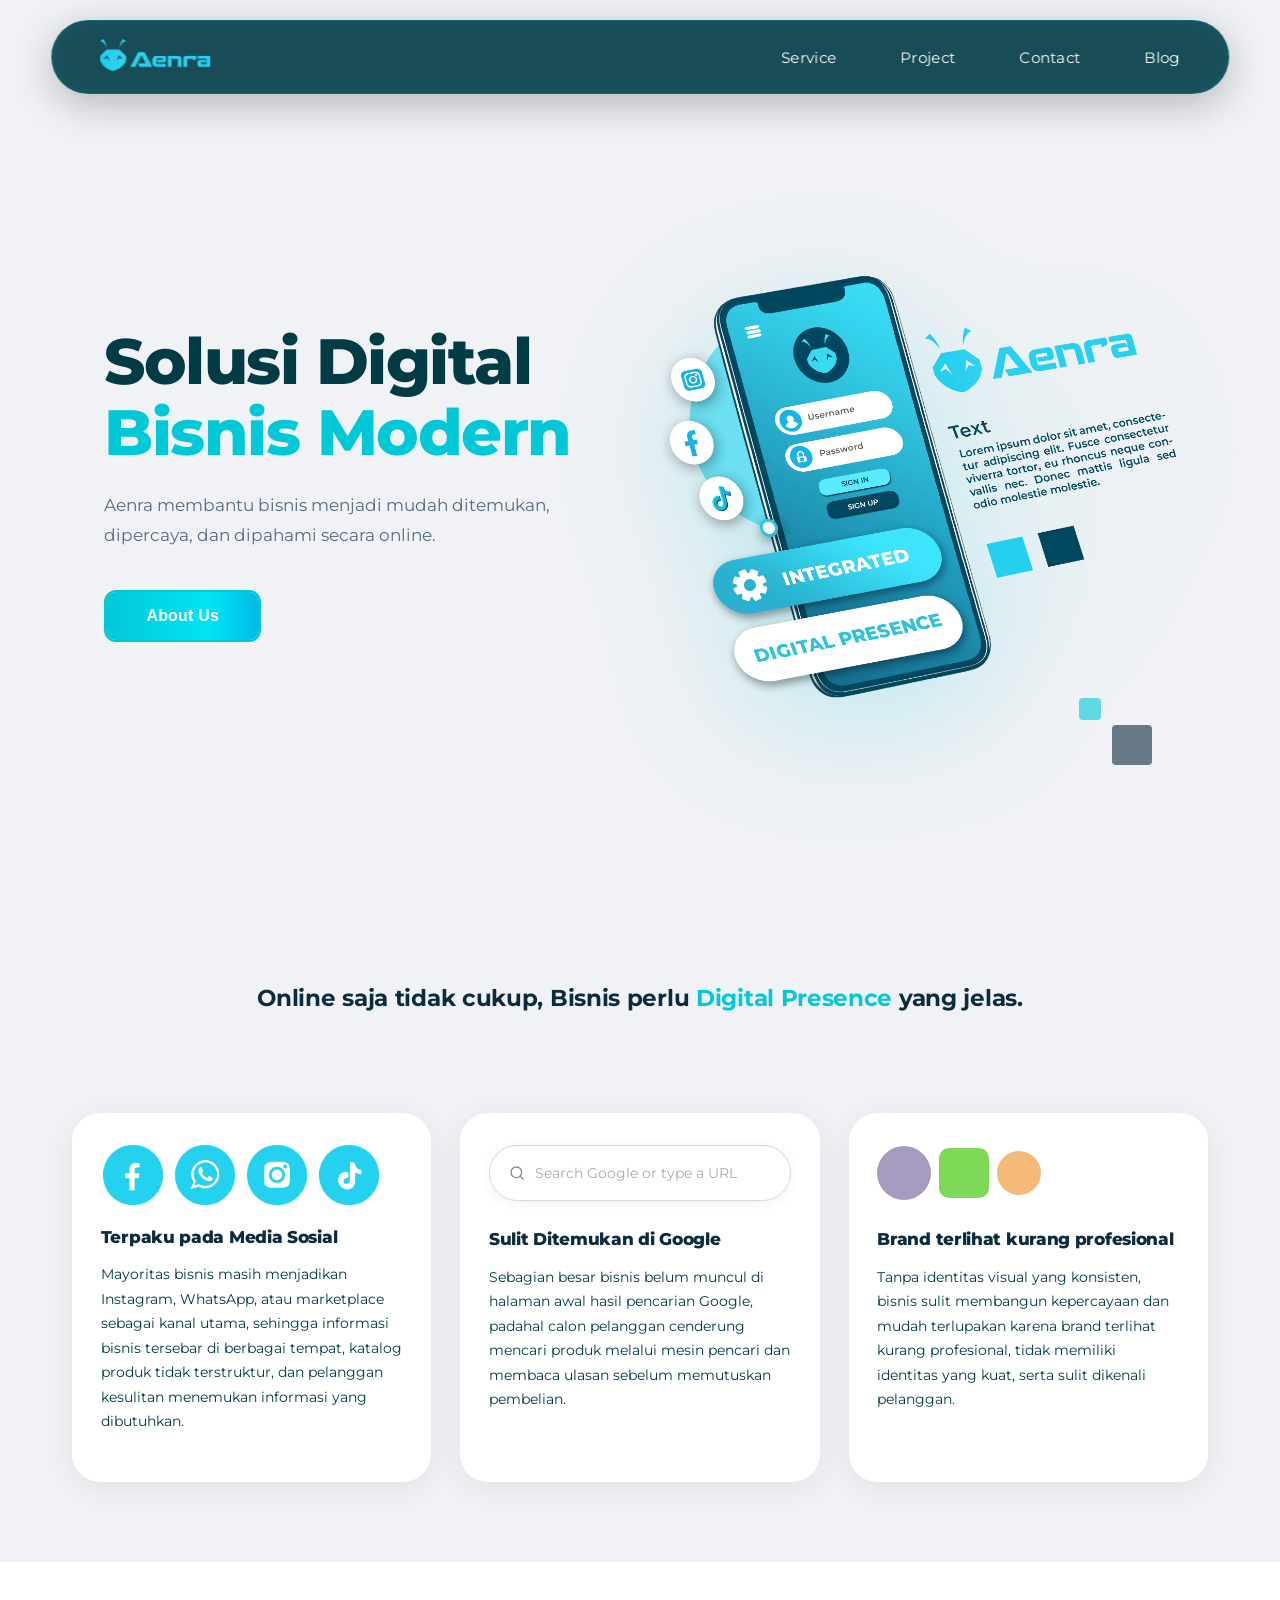
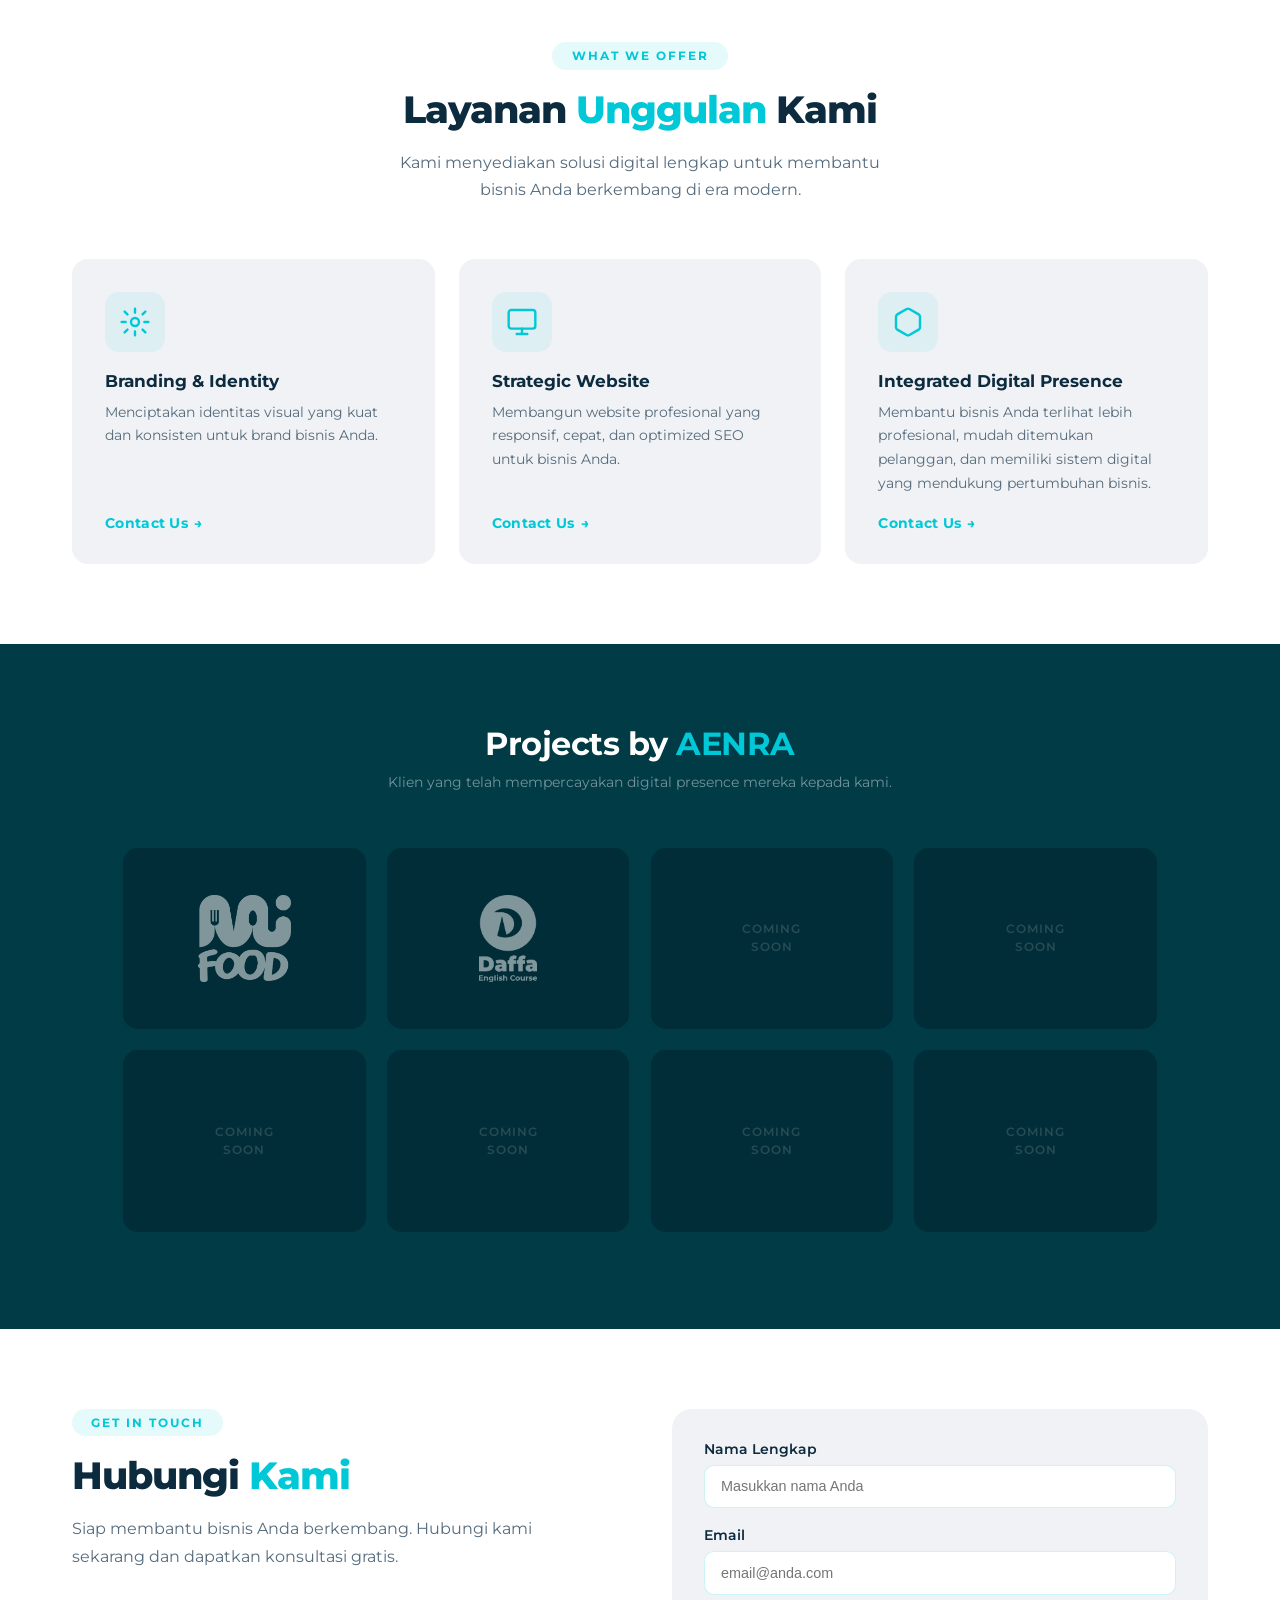
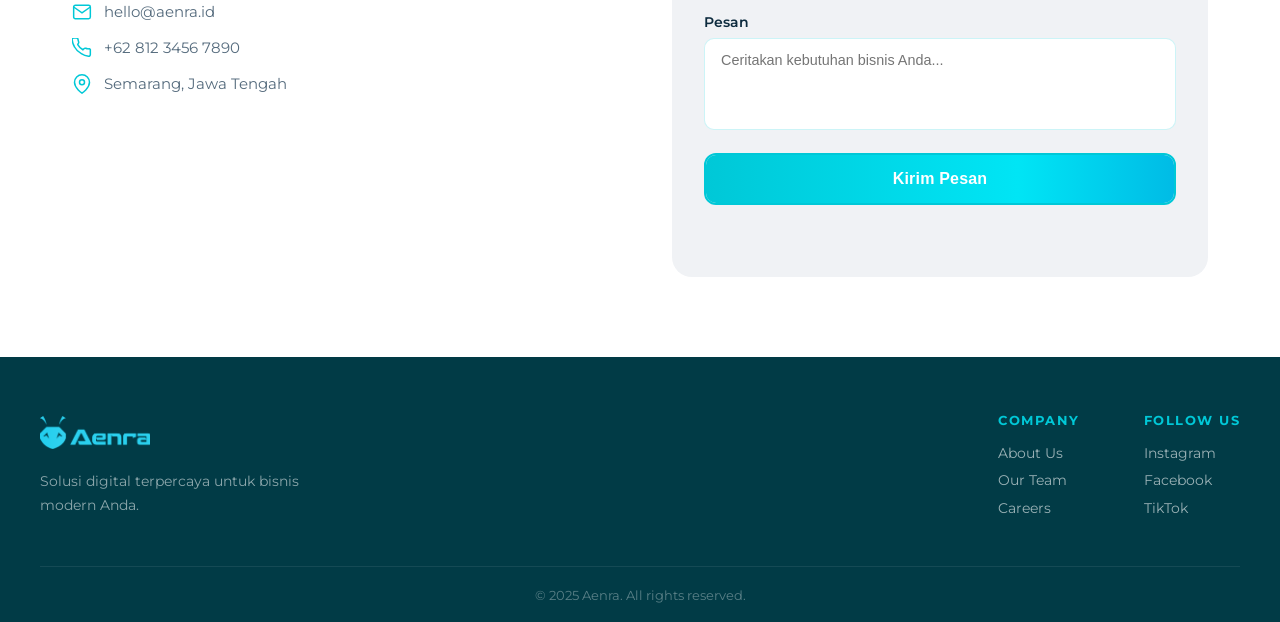
<file: index.html>
<!DOCTYPE html>
<html lang="id">
<head>
  <meta charset="UTF-8" />
  <meta name="viewport" content="width=device-width, initial-scale=1.0"/> 
  <link rel="icon" type="image/png" href="img/AENRA LOGO1.png">     
  <title>Aenra – Solusi Digital</title>
  <link rel="preconnect" href="https://fonts.googleapis.com">
<link rel="preconnect" href="https://fonts.gstatic.com" crossorigin>
<link href="https://fonts.googleapis.com/css2?family=Montserrat:ital,wght@0,100..900;1,100..900&display=swap" rel="stylesheet">
  <link rel="stylesheet" href="style.css"/>
</head>
<body>

  <!-- NAVBAR -->
  <header class="navbar" id="navbar">
    <div class="nav-container">
      <div class="logo">
       <a href="#home">
       <img src="img/AENRA LOGO.png" id="logo" style="width: 110px; height: 40px; object-fit: contain;">
       </a>
      </div>
      <nav class="nav-links">
        <a href="#service" class="nav-link">Service</a>
        <a href="#project" class="nav-link">Project</a>
        <a href="#contact" class="nav-link">Contact</a>
        <a href="blog.html" class="nav-link">Blog</a>
      </nav>
      <button class="hamburger" id="hamburger" aria-label="Toggle menu">
        <span></span><span></span><span></span>
      </button>
    </div>
    <div class="mobile-menu" id="mobileMenu">
      <a href="index.html#service" class="mobile-link">Service</a>
      <a href="index.html#project" class="mobile-link">Project</a>
      <a href="index.html#contact" class="mobile-link">Contact</a>
      <a href="blog.html" class="mobile-link">Blog</a>
    </div>
  </header>

  <!-- HERO SECTION -->
  <section class="hero" id="home">
    <div class="hero-container">
      <div class="hero-left" data-animate="fadeLeft">
        <h1 class="hero-title">
          Solusi Digital<br/>
          <span class="highlight">Bisnis Modern</span>
        </h1>
        <p class="hero-desc">
          Aenra membantu bisnis menjadi mudah ditemukan,
           dipercaya, dan dipahami secara online.
        </p>
       <a href="about.html" class="btn-primary"><span>About Us</span></a>
      </div>
      <div class="hero-right" data-animate="fadeRight">
        <img src="img/image hero.png" alt="Aenra App Mockup" class="hero-image" id="heroImg"/>
       
      </div>
    </div>
    <div class="hero-decor decor1"></div>
    <div class="hero-decor decor2"></div>
  </section>

<!-- PROBLEM SECTION -->
<section class="problem" id="problem">
  <div class="section-container">
    <div class="section-header" data-animate="fadeUp">
      <h2 class="problem-title">
        Online saja tidak cukup, Bisnis perlu 
        <span class="highlight">Digital Presence</span> yang jelas.
      </h2>
    </div>
    <div class="problem-grid">

      <div class="problem-card" data-animate="fadeUp" style="animation-delay:0.1s">
        
        <img src="img/Icon.png" alt="sosmed" class="icon-img">
        <h3>Terpaku pada Media Sosial</h3>
        <p>Mayoritas bisnis masih menjadikan Instagram, WhatsApp, atau marketplace sebagai kanal utama, sehingga informasi bisnis tersebar di berbagai tempat, 
          katalog produk tidak terstruktur, dan pelanggan kesulitan menemukan informasi yang dibutuhkan.</p>
      </div>

      <div class="problem-card" data-animate="fadeUp" style="animation-delay:0.25s">
        <div class="problem-tag"></div>
        <div class="problem-search">
          <svg width="16" height="16" viewBox="0 0 24 24" fill="none"><circle cx="11" cy="11" r="8" stroke="#888" stroke-width="2"/><path d="M21 21l-4.35-4.35" stroke="#888" stroke-width="2" stroke-linecap="round"/></svg>
          <span>Search Google or type a URL</span>
        </div>
        <h3>Sulit Ditemukan di Google</h3>
        <p>Sebagian besar bisnis belum muncul di halaman awal hasil pencarian Google, 
          padahal calon pelanggan cenderung mencari produk melalui mesin pencari dan membaca ulasan sebelum memutuskan pembelian.
        </p>
       
      </div>

      <div class="problem-card" data-animate="fadeUp" style="animation-delay:0.4s">
        <div class="problem-tag"></div>
        <div class="problem-icons">
          <div class="icon-circle purple"></div>
          <div class="icon-circle green-sq"></div>
          <div class="icon-circle orange"></div>
        </div>
        <h3>Brand terlihat kurang profesional</h3>
        <p>Tanpa identitas visual yang konsisten, bisnis sulit membangun kepercayaan dan mudah terlupakan karena brand terlihat kurang profesional, 
          tidak memiliki identitas yang kuat, serta sulit dikenali pelanggan.
        </p>
        
      </div>

    </div>
  </div>
</section>

  <!-- SERVICES SECTION -->
  <section class="services" id="service">
    <div class="section-container">
      <div class="section-header" data-animate="fadeUp">
        <span class="section-tag">What We Offer</span>
        <h2 class="section-title">Layanan <span class="highlight">Unggulan</span> Kami</h2>
        <p class="section-desc">Kami menyediakan solusi digital lengkap untuk membantu bisnis Anda berkembang di era modern.</p>
      </div>
      <div class="services-grid">
        <div class="service-card" data-animate="fadeUp" style="animation-delay:0.1s">
          <div class="service-icon">
            
            <svg width="32" height="32" viewBox="0 0 24 24" fill="none"><circle cx="12" cy="12" r="3" stroke="#00C8D7" stroke-width="1.8"/><path d="M12 2v3M12 19v3M4.22 4.22l2.12 2.12M17.66 17.66l2.12 2.12M2 12h3M19 12h3M4.22 19.78l2.12-2.12M17.66 6.34l2.12-2.12" stroke="#00C8D7" stroke-width="1.8" stroke-linecap="round"/></svg>
          
          </div>
          <h3>Branding & Identity</h3>
          <p>Menciptakan identitas visual yang kuat dan konsisten untuk brand bisnis Anda.</p>
          <a href="#contact" class="service-btn">Contact Us</a>
        </div>

        <div class="service-card" data-animate="fadeUp" style="animation-delay:0.3s">
          <div class="service-icon">
            <svg width="32" height="32" viewBox="0 0 24 24" fill="none"><rect x="2" y="3" width="20" height="14" rx="2" stroke="#00C8D7" stroke-width="1.8"/><path d="M8 21h8M12 17v4" stroke="#00C8D7" stroke-width="1.8" stroke-linecap="round"/></svg>
          </div>
           <h3>Strategic Website</h3>
          <p>Membangun website profesional yang responsif, cepat, dan optimized SEO untuk bisnis Anda.</p>
          <a href="#contact" class="service-btn">Contact Us</a>        
        </div>

        <div class="service-card" data-animate="fadeUp" style="animation-delay:0.6s">
          <div class="service-icon">
            <svg width="32" height="32" viewBox="0 0 24 24" fill="none"><path d="M21 16V8a2 2 0 00-1-1.73l-7-4a2 2 0 00-2 0l-7 4A2 2 0 003 8v8a2 2 0 001 1.73l7 4a2 2 0 002 0l7-4A2 2 0 0021 16z" stroke="#00C8D7" stroke-width="1.8"/></svg>
          </div>
          <h3>Integrated Digital Presence</h3>
          <p>Membantu bisnis Anda terlihat lebih profesional, mudah ditemukan pelanggan, dan memiliki sistem digital yang mendukung pertumbuhan bisnis.</p>
          <a href="#contact" class="service-btn">Contact Us</a>       
        </div>
      </div>
    </div>
  </section>

<!-- PROJECT SECTION -->
<section class="projects" id="project">
  <div class="projects-inner">
    <div class="section-header" data-animate="fadeUp">
      <h2 class="projects-title">Projects by <span class="highlight">AENRA</span></h2>
      <p class="projects-desc">Klien yang telah mempercayakan digital presence mereka kepada kami.</p>
    </div>

    <div class="projects-grid-new" data-animate="fadeUp">

      <div class="project-item"
           data-name="MiFood"
           data-category="F&B · Branding"
           data-url="https://mifood.id">
        <div class="project-logo-wrap">
          <img src="img/Logo mifood.png" alt="MiFood" class="project-logo"/>
        </div>
      </div>

      <div class="project-item"
           data-name="Daffa English Course"
           data-category="Education · Website"
           data-url="https://daffa.id">
        <div class="project-logo-wrap">
          <img src="img/Daffa English Logo_1.png" alt="Daffa English Course" class="project-logo"/>
        </div>
      </div>

      <div class="project-item project-empty">
        <div class="project-logo-wrap">
          <span class="coming-soon-text">Coming<br/>Soon</span>
        </div>
      </div>

      <div class="project-item project-empty">
        <div class="project-logo-wrap">
          <span class="coming-soon-text">Coming<br/>Soon</span>
        </div>
      </div>

      <div class="project-item project-empty">
        <div class="project-logo-wrap">
          <span class="coming-soon-text">Coming<br/>Soon</span>
        </div>
      </div>

      <div class="project-item project-empty">
        <div class="project-logo-wrap">
          <span class="coming-soon-text">Coming<br/>Soon</span>
        </div>
      </div>

      <div class="project-item project-empty">
        <div class="project-logo-wrap">
          <span class="coming-soon-text">Coming<br/>Soon</span>
        </div>
      </div>

      <div class="project-item project-empty">
        <div class="project-logo-wrap">
          <span class="coming-soon-text">Coming<br/>Soon</span>
        </div>
      </div>

    </div>
  </div>
</section>



  <!-- CONTACT SECTION -->
  <section class="contact" id="contact">
    <div class="section-container">
      <div class="contact-wrapper" data-animate="fadeUp">
        <div class="contact-left">
          <span class="section-tag">Get In Touch</span>
          <h2 class="section-title">Hubungi <span class="highlight">Kami</span></h2>
          <p class="section-desc">Siap membantu bisnis Anda berkembang. Hubungi kami sekarang dan dapatkan konsultasi gratis.</p>
          <div class="contact-info">
            <div class="contact-item">
              <svg width="20" height="20" viewBox="0 0 24 24" fill="none"><path d="M4 4h16c1.1 0 2 .9 2 2v12c0 1.1-.9 2-2 2H4c-1.1 0-2-.9-2-2V6c0-1.1.9-2 2-2z" stroke="#00C8D7" stroke-width="1.8"/><polyline points="22,6 12,13 2,6" stroke="#00C8D7" stroke-width="1.8"/></svg>
              <span>hello@aenra.id</span>
            </div>
            <div class="contact-item">
              <svg width="20" height="20" viewBox="0 0 24 24" fill="none"><path d="M22 16.92v3a2 2 0 01-2.18 2 19.79 19.79 0 01-8.63-3.07A19.5 19.5 0 013.07 10.8 19.79 19.79 0 01.22 2.18 2 2 0 012.22 0h3a2 2 0 012 1.72c.127.96.361 1.903.7 2.81a2 2 0 01-.45 2.11L6.91 7.91a16 16 0 006.16 6.16l1.27-1.27a2 2 0 012.11-.45c.907.339 1.85.573 2.81.7A2 2 0 0122 13.999z" stroke="#00C8D7" stroke-width="1.8"/></svg>
              <span>+62 812 3456 7890</span>
            </div>
            <div class="contact-item">
              <svg width="20" height="20" viewBox="0 0 24 24" fill="none"><path d="M21 10c0 7-9 13-9 13s-9-6-9-13a9 9 0 0118 0z" stroke="#00C8D7" stroke-width="1.8"/><circle cx="12" cy="10" r="3" stroke="#00C8D7" stroke-width="1.8"/></svg>
              <span>Semarang, Jawa Tengah</span>
            </div>
          </div>
        </div>
        <div class="contact-right">
          <div class="contact-form">
            <div class="form-group">
              <label>Nama Lengkap</label>
              <input type="text" id="nameInput" placeholder="Masukkan nama Anda" />
            </div>
            <div class="form-group">
              <label>Email</label>
              <input type="email" id="emailInput" placeholder="email@anda.com" />
            </div>
            <div class="form-group">
              <label>Pesan</label>
              <textarea id="messageInput" placeholder="Ceritakan kebutuhan bisnis Anda..." rows="4"></textarea>
            </div>
            <button class="btn-primary full-width" id="sendBtn"><span>Kirim Pesan</span></button>
            <div class="form-feedback" id="formFeedback"></div>
          </div>
        </div>
      </div>
    </div>
  </section>

  <!-- FOOTER -->
  <footer class="footer">
    <div class="footer-container">
      <div class="footer-left">
       <div class="logo">
      <img src="img/AENRA LOGO.png" id="logo" style="width: 110px; height: 40px; object-fit: contain;">
      </div>
        <p>Solusi digital terpercaya untuk bisnis modern Anda.</p>
      </div>
      <div class="footer-links">
        <div class="footer-col">
          <h4>Company</h4>
          <a href="#">About Us</a>
          <a href="#">Our Team</a>
          <a href="#">Careers</a>
        </div>
        <div class="footer-col">
          <h4>Follow Us</h4>
          <a href="#">Instagram</a>
          <a href="#">Facebook</a>
          <a href="#">TikTok</a>
        </div>
      </div>
    </div>
    <div class="footer-bottom">
      <p>© 2025 Aenra. All rights reserved.</p>
    </div>
  </footer>

  <script src="script.js"></script>

  <!-- PROJECT MODAL   taruh sebelum </body> -->
<div class="project-modal" id="projectModal">
  <div class="modal-backdrop" id="modalBackdrop"></div>
  <div class="modal-box">
    <button class="modal-close" id="modalClose">
      <svg width="18" height="18" viewBox="0 0 24 24" fill="none">
        <path d="M18 6L6 18M6 6l12 12" stroke="currentColor" stroke-width="2" stroke-linecap="round"/>
      </svg>
    </button>
    <div class="modal-logo-wrap" id="modalLogoWrap"></div>
    <span class="modal-category" id="modalCategory"></span>
    <h3 class="modal-name" id="modalName"></h3>
    <a href="#" class="project-visit-btn modal-btn" id="modalLink" target="_blank">
      Kunjungi Situs
      <svg width="14" height="14" viewBox="0 0 24 24" fill="none">
        <path d="M7 17L17 7M17 7H7M17 7v10" stroke="currentColor" stroke-width="2" stroke-linecap="round" stroke-linejoin="round"/>
      </svg>
    </a>
  </div>
</div>

</body>
</html>
</file>
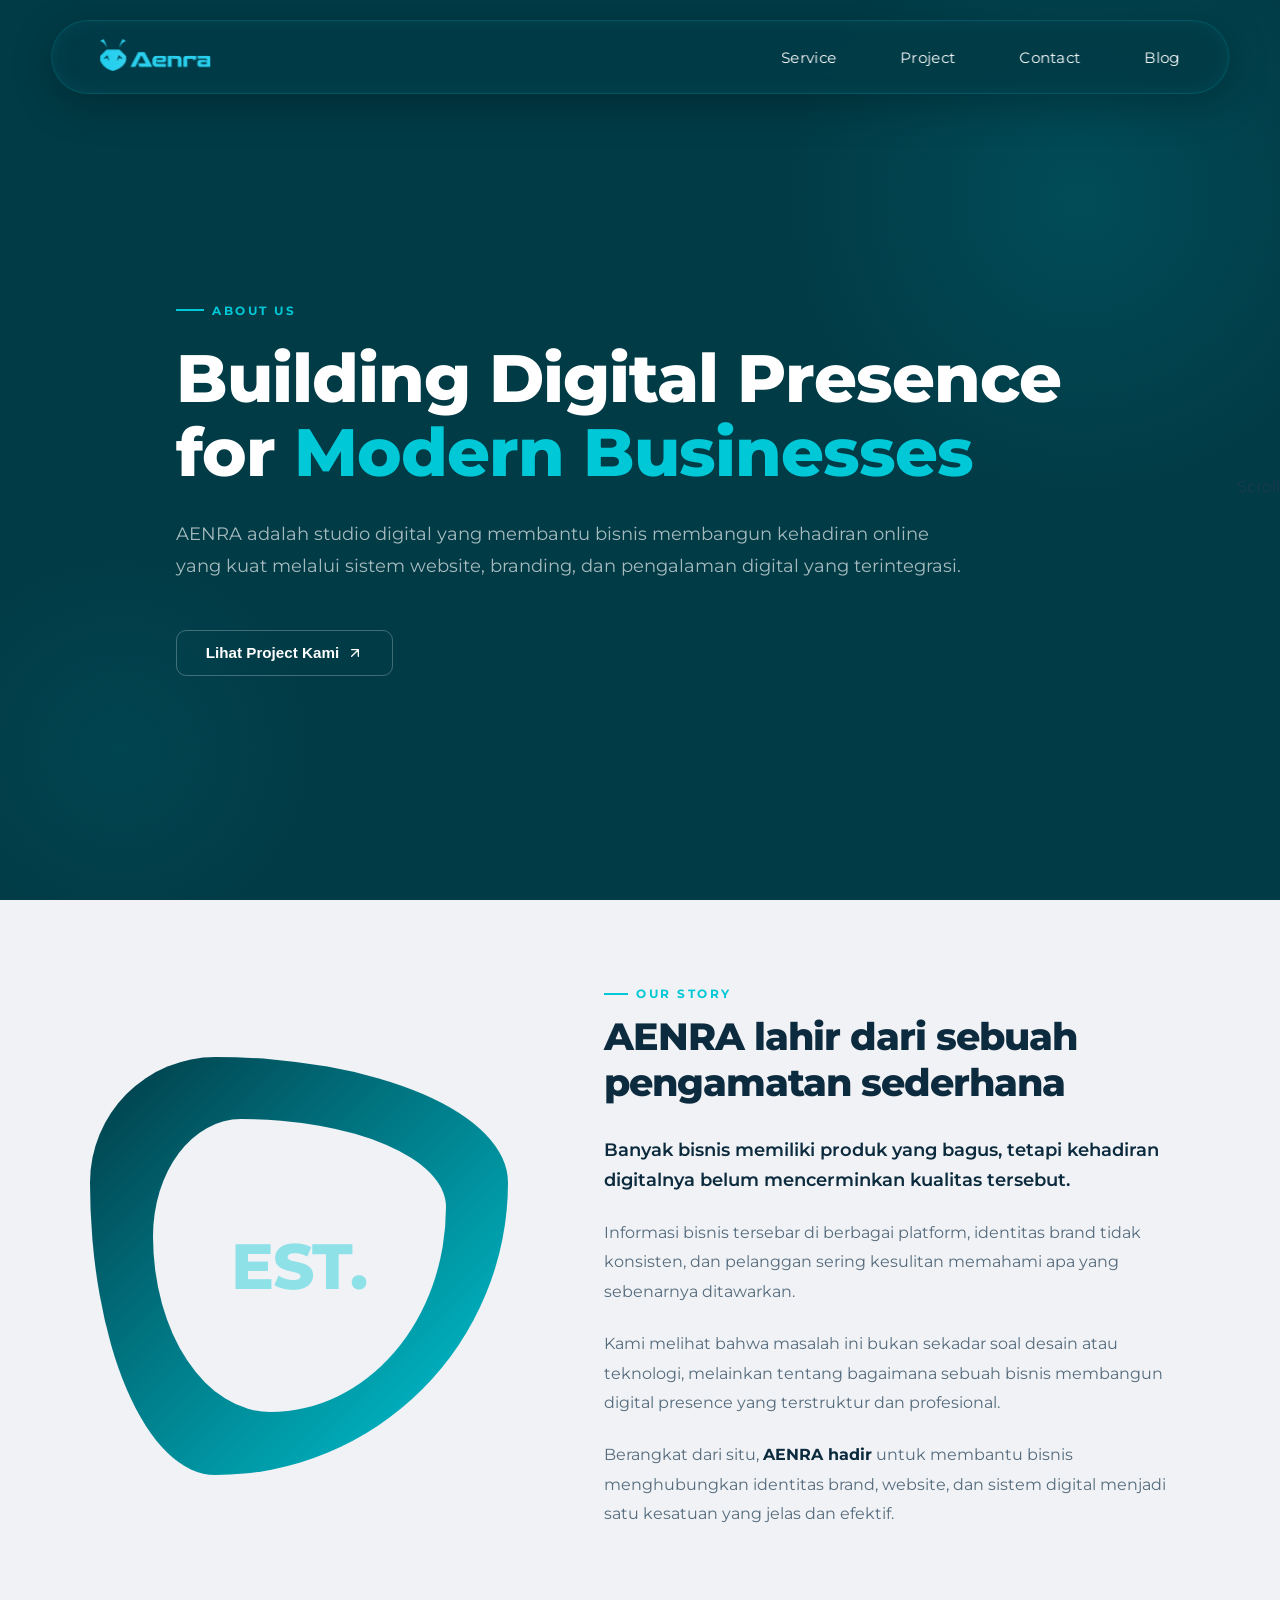
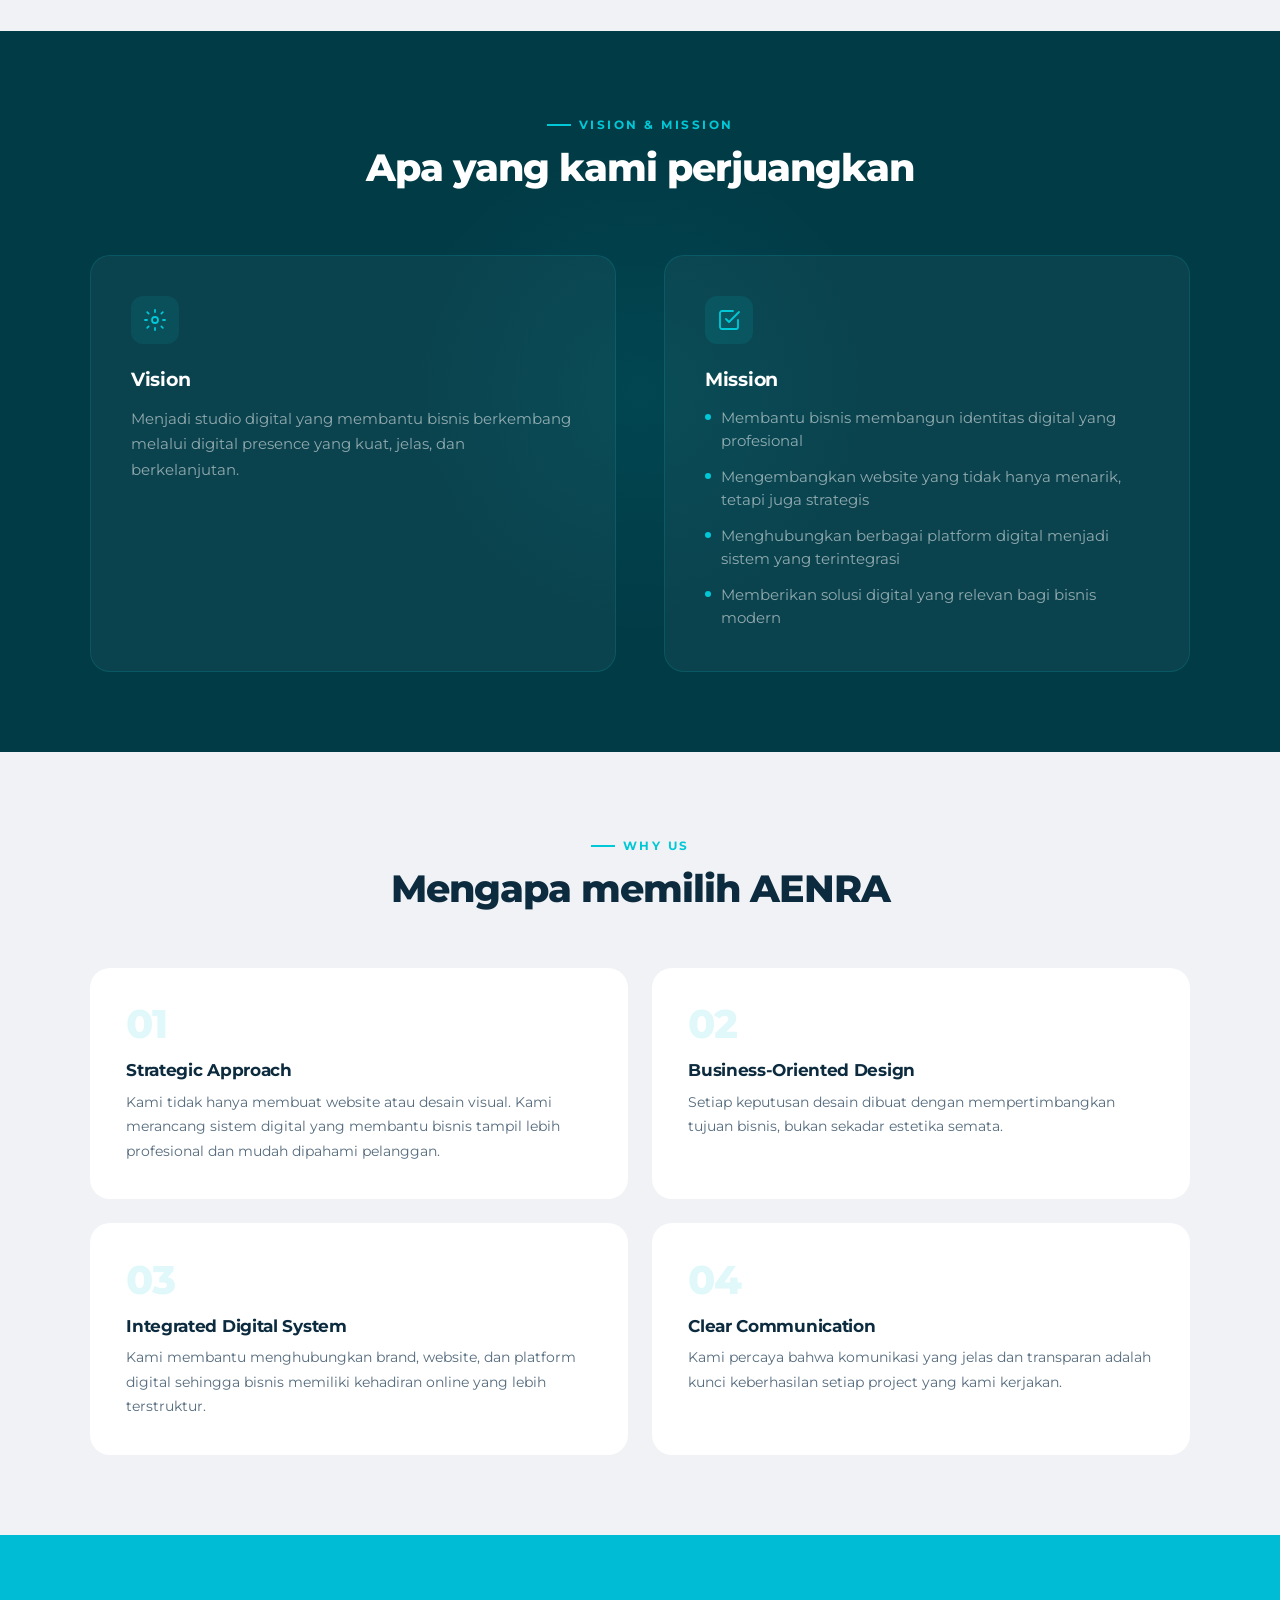
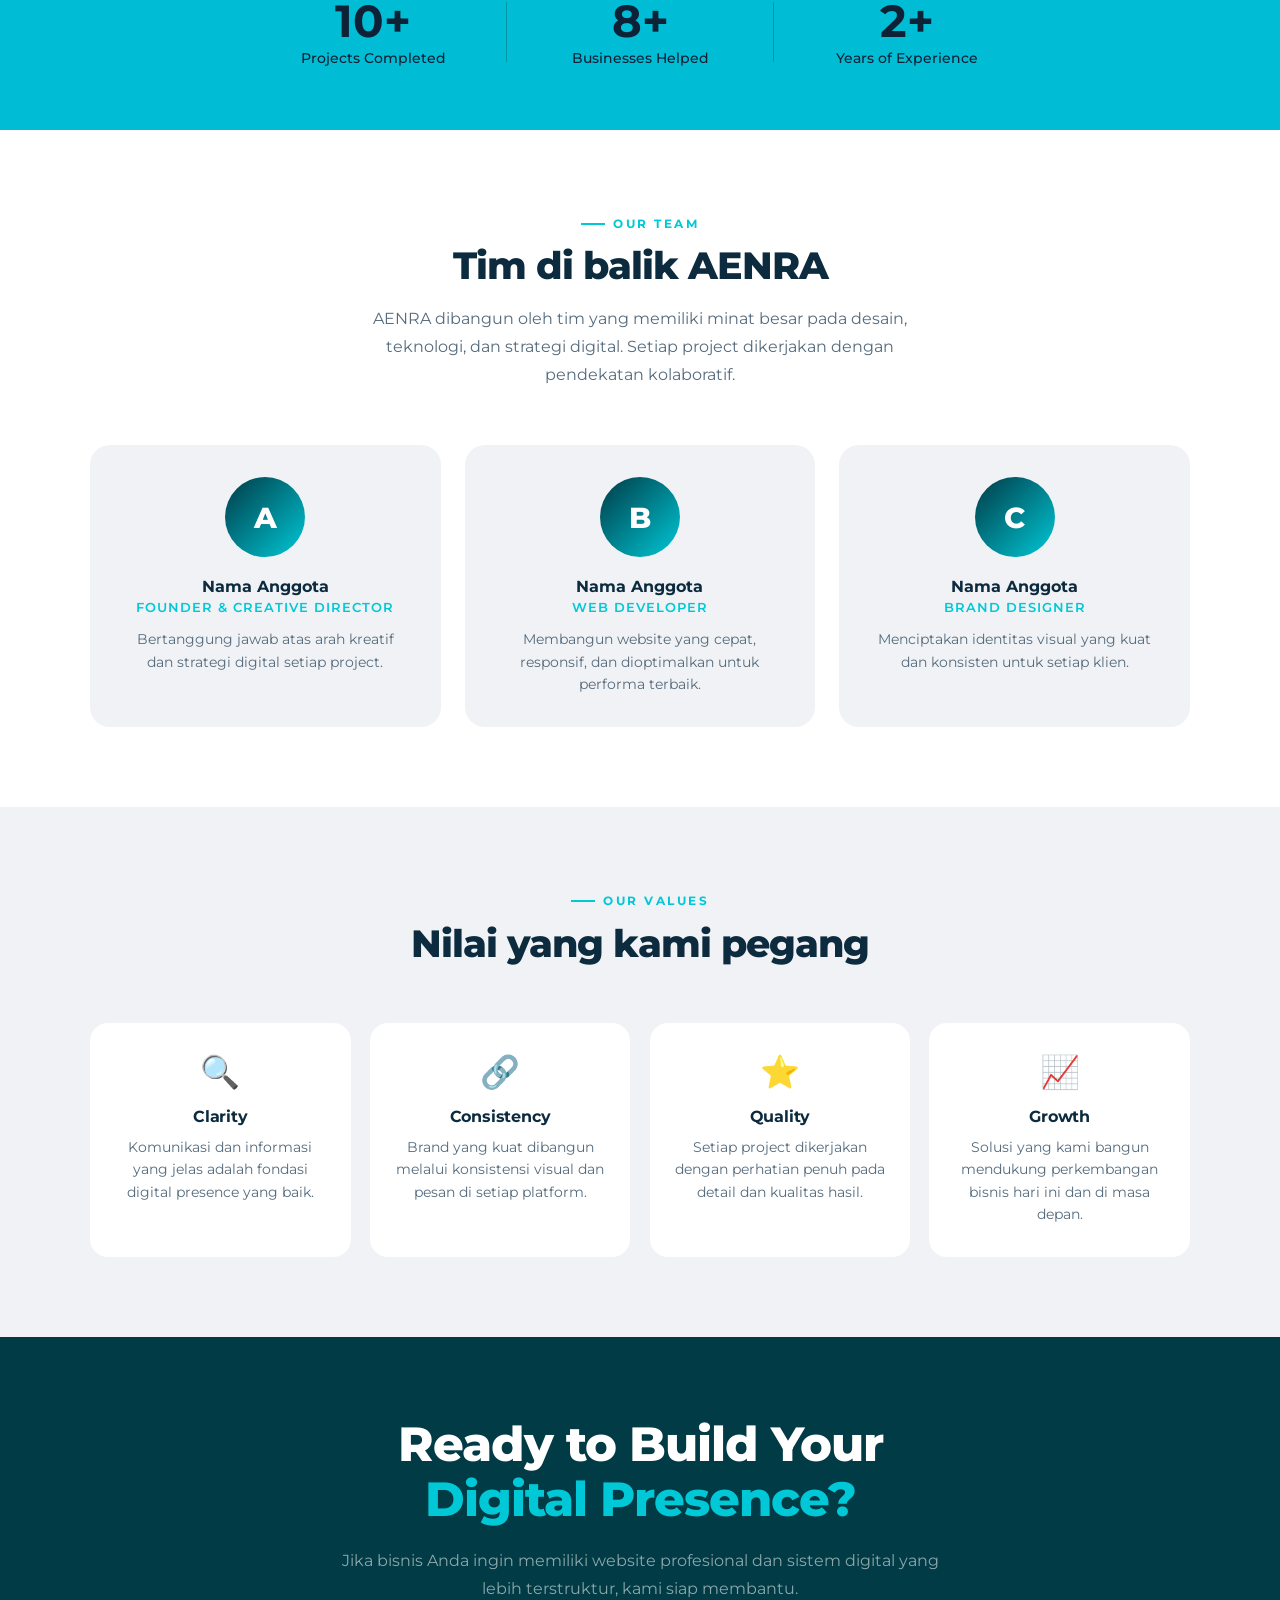
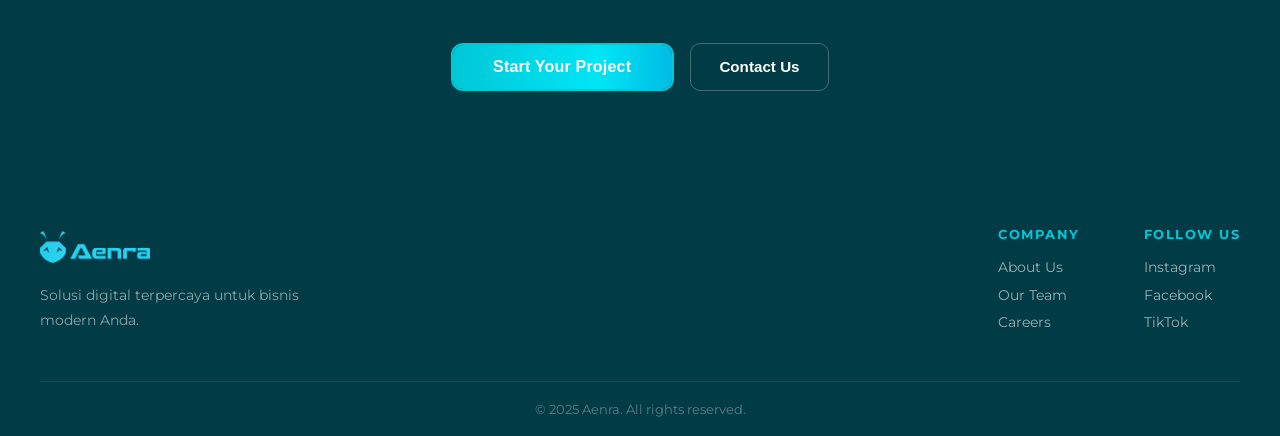
<file: about.html>
<!DOCTYPE html>
<html lang="id">
<head>
  <meta charset="UTF-8"/>
  <meta name="viewport" content="width=device-width, initial-scale=1.0"/>
  <link rel="icon" type="image/png" href="img/AENRA LOGO1.png"> 
  <title>About Us – Aenra Studio</title>
 <link href="https://fonts.googleapis.com/css2?family=Montserrat:ital,wght@0,100..900;1,100..900&display=swap" rel="stylesheet">
  <link rel="stylesheet" href="style.css"/>
  <style>
    /* ============================================
       ABOUT PAGE   Additional Styles
       ============================================ */

    /* ── HERO ABOUT ── */
    .about-hero {
      min-height: 100vh;
      background: #013b46;
      display: flex;
      align-items: center;
      padding-top: 72px;
      position: relative;
      overflow: hidden;
    }

    .about-hero::before {
      content: '';
      position: absolute;
      width: 600px; height: 600px;
      background: radial-gradient(circle, rgba(0,200,215,0.12) 0%, transparent 70%);
      top: -100px; right: -100px;
      pointer-events: none;
    }

    .about-hero::after {
      content: '';
      position: absolute;
      width: 400px; height: 400px;
      background: radial-gradient(circle, rgba(0,200,215,0.07) 0%, transparent 70%);
      bottom: -50px; left: -80px;
      pointer-events: none;
    }

    .about-hero-inner {
        max-width: 1100px; /* sama dengan section lain */
        margin: 0 auto;
        padding: 4rem 2rem;
        position: relative;
        z-index: 2;
    }

    .about-eyebrow {
      display: inline-flex;
      align-items: center;
      gap: 8px;
      font-size: 0.75rem;
      font-weight: 700;
      letter-spacing: 2.5px;
      text-transform: uppercase;
      color: var(--cyan);
      margin-bottom: 1.5rem;
    }

    .about-eyebrow::before {
      content: '';
      display: block;
      width: 28px; height: 2px;
      background: var(--cyan);
    }

    .about-hero-title {
      font-size: clamp(2.4rem, 6vw, 4.2rem);
      font-weight: 800;
      color: var(--white);
      line-height: 1.1;
      letter-spacing: -1px;
      margin-bottom: 1.8rem;
    }

    .about-hero-title span { color: var(--cyan); }

    .about-hero-desc {
      font-size: 1.1rem;
      color: rgba(255,255,255,0.65);
      line-height: 1.8;
      max-width: 800px;
      margin-bottom: 3rem;
    }

    .about-hero-cta {
      display: flex;
      gap: 1rem;
      flex-wrap: wrap;
    }

    .btn-primary {
  position: relative;
  display: inline-block;
  text-decoration: none;
  border-radius: 12px;
  border: 2px solid var(--cyan);
  overflow: hidden;
  isolation: isolate;
  padding: 2px; /* ruang untuk border */
}

/* TEXT / CONTENT */
.btn-primary span {
  display: block;
  position: relative;
  z-index: 2;
  color: var(--white);
  font-family: 'Plus Jakarta Sans', sans-serif;
  font-weight: 700;
  font-size: 1rem;
  letter-spacing: 0.2px;
  padding: 0.7rem 2.4rem;
  border-radius: 8px;
  transition: color 0.4s ease, transform 0.3s ease;
}

/* GRADIENT BACKGROUND */
.btn-primary::after {
  content: '';
  position: absolute;
  inset: 0;
  background: linear-gradient(90deg, var(--cyan), #00e5f5, #0092d6, var(--cyan));
  background-size: 200% 100%;
  animation: gradientMove 1s linear infinite;
  z-index: 0;
}

/* LAYER GELAP (SUDAH MASUK KE DALAM BORDER) */
.btn-primary::before {
  content: '';
  position: absolute;
  inset: -1px; /* masuk ke dalam border */
  background: #013b46;
  border-radius: 4px;

  transform: translateX(-100%);
  transition: transform 0.6s cubic-bezier(0.76, 0, 0.24, 1);

  z-index: 1;
}

/* HOVER */
.btn-primary:hover::before {
  transform: translateX(0);
}

.btn-primary:hover span {
  color: var(--cyan);
  transform: translateY(-2px);
}

/* ANIMASI GRADIENT */
@keyframes gradientMove {
  0% {
    background-position: 0% 50%;
  }
  100% {
    background-position: 200% 50%;
  }
}

@keyframes gradientMove {
  0%   { background-position: 0% 0%; }
  100% { background-position: -200% 0%; }
}

    .btn-ghost {
      display: inline-flex;
      align-items: center;
      gap: 8px;
      background: transparent;
      border: 1.5px solid rgba(255,255,255,0.25);
      color: var(--white);
      padding: 0.85rem 1.8rem;
      border-radius: 10px;
      font-size: 0.95rem;
      font-weight: 600;
      cursor: pointer;
      text-decoration: none;
      transition: border-color 0.3s ease, background 0.3s ease;
      font-family: 'Plus Jakarta Sans', sans-serif;
    }
    .btn-ghost:hover {
      border-color: var(--cyan);
      background: rgba(0,200,215,0.08);
    }




    @keyframes scrollPulse {
      0%, 100% { opacity: 0.4; transform: scaleY(1); }
      50% { opacity: 1; transform: scaleY(1.2); }
    }

    @keyframes fadeInUp {
      from { opacity: 0; transform: translateX(-50%) translateY(10px); }
      to   { opacity: 1; transform: translateX(-50%) translateY(0); }
    }

    /* ── STORY SECTION ── */
    .about-story {
      background: var(--light-bg);
      padding: 5rem 2rem;
    }

    .about-story-inner {
      max-width: 1100px;
      margin: 0 auto;
      display: grid;
      grid-template-columns: 1fr 1.4fr;
      gap: 6rem;
      align-items: center;
    }

    .story-left { position: relative; }

    /* ── unused cleanup ── */

    .story-visual {
      position: relative;
      width: 100%;
      padding-bottom: 100%;
    }

    .story-blob {
      position: absolute;
      inset: 0;
      background: linear-gradient(135deg, #013b46 0%, #00C8D7 100%);
      border-radius: 30% 70% 70% 30% / 30% 30% 70% 70%;
      animation: morphBlob 8s ease-in-out infinite;
    }

    .story-blob-inner {
      position: absolute;
      inset: 15%;
      background: var(--light-bg);
      border-radius: 30% 70% 60% 40% / 40% 30% 70% 60%;
      animation: morphBlob 6s ease-in-out infinite reverse;
      display: flex;
      align-items: center;
      justify-content: center;
    }

    .story-year {
      font-size: 4rem;
      font-weight: 800;
      color: var(--cyan);
      letter-spacing: -1px;
      opacity: 0.4;
    }

    @keyframes morphBlob {
      0%, 100% { border-radius: 30% 70% 70% 30% / 30% 30% 70% 70%; }
      25%  { border-radius: 58% 42% 75% 25% / 76% 46% 54% 24%; }
      50%  { border-radius: 50% 50% 33% 67% / 55% 27% 73% 45%; }
      75%  { border-radius: 33% 67% 58% 42% / 63% 68% 32% 37%; }
    }

    .story-right p {
      font-size: 1rem;
      color: var(--text-muted);
      line-height: 1.85;
      margin-bottom: 1.4rem;
    }

    .story-right p:first-of-type {
      font-size: 1.15rem;
      color: var(--dark);
      font-weight: 600;
      line-height: 1.65;
    }

    /* ── VISION MISSION ── */
    .about-vision {
      background: #013b46;
      padding: 5rem 2rem;
      position: relative;
      overflow: hidden;
    }

    .about-vision::before {
      content: '';
      position: absolute;
      width: 500px; height: 500px;
      background: radial-gradient(circle, rgba(0,200,215,0.08) 0%, transparent 70%);
      top: 50%; left: 50%;
      transform: translate(-50%, -50%);
      pointer-events: none;
    }

    .about-vision-inner {
      max-width: 1100px;
      margin: 0 auto;
      position: relative;
      z-index: 1;
    }

    .vision-grid {
      display: grid;
      grid-template-columns: 1fr 1fr;
      gap: 3rem;
      margin-top: 4rem;
    }

    .vision-card {
      background: rgba(255,255,255,0.04);
      border: 1px solid rgba(0,200,215,0.15);
      border-radius: 20px;
      padding: 2.5rem;
      transition: border-color 0.3s ease, background 0.3s ease;
    }

    .vision-card:hover {
      border-color: rgba(0,200,215,0.4);
      background: rgba(0,200,215,0.05);
    }

    .vision-card-icon {
      width: 48px; height: 48px;
      background: rgba(0,200,215,0.1);
      border-radius: 12px;
      display: flex;
      align-items: center;
      justify-content: center;
      margin-bottom: 1.4rem;
    }

    .vision-card h3 {
      font-size: 1.2rem;
      font-weight: 700;
      color: var(--white);
      margin-bottom: 1rem;
      letter-spacing: -0.3px;
    }

    .vision-card p {
      font-size: 0.92rem;
      color: rgba(255,255,255,0.55);
      line-height: 1.75;
    }

    .mission-list {
      list-style: none;
      display: flex;
      flex-direction: column;
      gap: 0.75rem;
      margin-top: 0.5rem;
    }

    .mission-list li {
      display: flex;
      align-items: flex-start;
      gap: 10px;
      font-size: 0.92rem;
      color: rgba(255,255,255,0.55);
      line-height: 1.6;
    }

    .mission-list li::before {
      content: '';
      width: 6px; height: 6px;
      background: var(--cyan);
      border-radius: 50%;
      flex-shrink: 0;
      margin-top: 7px;
    }

    /* ── WHY US ── */
    .about-why {
      background: var(--light-bg);
      padding: 5rem 2rem;
    }

    .about-why-inner {
      max-width: 1100px;
      margin: 0 auto;
    }

    .why-grid {
      display: grid;
      grid-template-columns: repeat(2, 1fr);
      gap: 1.5rem;
      margin-top: 3.5rem;
    }

    .why-card {
      background: var(--white);
      border-radius: 20px;
      padding: 2.2rem;
      border: 1px solid transparent;
      transition: border-color 0.3s ease, box-shadow 0.3s ease, transform 0.3s ease;
      position: relative;
      overflow: hidden;
    }

    .why-card::before {
      content: '';
      position: absolute;
      top: 0; left: 0;
      width: 3px; height: 0;
      background: var(--cyan);
      border-radius: 0 0 3px 3px;
      transition: height 0.4s ease;
    }

    .why-card:hover::before { height: 100%; }

    .why-card:hover {
      border-color: rgba(0,200,215,0.15);
      box-shadow: 0 12px 40px rgba(0,200,215,0.1);
      transform: translateY(-4px);
    }

    .why-number {
      font-size: 2.5rem;
      font-weight: 800;
      color: rgba(0,200,215,0.12);
      line-height: 1;
      margin-bottom: 1rem;
      letter-spacing: -1px;
    }

    .why-card h3 {
      font-size: 1.05rem;
      font-weight: 700;
      color: var(--dark);
      margin-bottom: 0.6rem;
      letter-spacing: -0.3px;
    }

    .why-card p {
      font-size: 0.9rem;
      color: var(--text-muted);
      line-height: 1.7;
    }

    /* ── NUMBERS ── */
 .about-numbers {
  background: #00BCD4; /* atau warna cyan yang dipakai */
  padding: 48px 40px; /* kurangi padding agar tidak terlalu besar */
}


.about-numbers-inner {
  display: flex;
  flex-direction: row;        /* semua sejajar horizontal */
  align-items: center;
  justify-content: center;
  gap: 0;
  max-width: 800px;           /* batasi lebar agar tidak terlalu melebar */
  margin: 0 auto;
  flex-wrap: nowrap;          /* jangan wrap ke baris baru */
}

.number-item {
  flex: 1;
  text-align: center;
  padding: 16px 24px;
}


.number-value {
  font-size: 2.8rem;
  font-weight: 700;
  color: #0d2137; /* warna gelap seperti di screenshot */
  line-height: 1;
}
.number-label {
  font-size: 0.85rem;
  color: #0d2137;
  margin-top: 6px;
  font-weight: 500;
}
 .number-divider {
  width: 1px;
  height: 60px;
  background: rgba(0, 0, 0, 0.2);
  flex-shrink: 0;
}

    /* ── TEAM ── */
    .about-team {
      background: var(--white);
      padding: 5rem 2rem;
    }

    .about-team-inner {
      max-width: 1100px;
      margin: 0 auto;
    }

    .team-intro {
      font-size: 1rem;
      color: var(--text-muted);
      line-height: 1.75;
      max-width: 560px;
      margin: 1rem auto 3.5rem;
      text-align: center;
    }

    .team-grid {
      display: grid;
      grid-template-columns: repeat(3, 1fr);
      gap: 1.5rem;
    }

    .team-card {
      background: var(--light-bg);
      border-radius: 20px;
      padding: 2rem;
      text-align: center;
      transition: transform 0.3s ease, box-shadow 0.3s ease;
    }

    .team-card:hover {
      transform: translateY(-5px);
      box-shadow: 0 16px 40px rgba(0,200,215,0.1);
    }

    .team-avatar {
      width: 80px; height: 80px;
      background: linear-gradient(135deg, #013b46, var(--cyan));
      border-radius: 50%;
      margin: 0 auto 1.2rem;
      display: flex;
      align-items: center;
      justify-content: center;
      font-size: 1.8rem;
      font-weight: 800;
      color: var(--white);
    }

    .team-card h4 {
      font-size: 1rem;
      font-weight: 700;
      color: var(--dark);
      margin-bottom: 0.3rem;
    }

    .team-role {
      font-size: 0.8rem;
      font-weight: 600;
      color: var(--cyan);
      letter-spacing: 1px;
      text-transform: uppercase;
      margin-bottom: 0.8rem;
    }

    .team-card p {
      font-size: 0.85rem;
      color: var(--text-muted);
      line-height: 1.65;
    }

    /* ── VALUES ── */
    .about-values {
      background: var(--light-bg);
      padding: 5rem 2rem;
    }

    .about-values-inner {
      max-width: 1100px;
      margin: 0 auto;
    }

    .values-grid {
      display: grid;
      grid-template-columns: repeat(4, 1fr);
      gap: 1.2rem;
      margin-top: 3.5rem;
    }

    .value-card {
      background: var(--white);
      border-radius: 18px;
      padding: 1.8rem 1.5rem;
      text-align: center;
      border-bottom: 3px solid transparent;
      transition: border-color 0.3s ease, transform 0.3s ease, box-shadow 0.3s ease;
    }

    .value-card:hover {
      border-color: var(--cyan);
      transform: translateY(-4px);
      box-shadow: 0 10px 30px rgba(0,200,215,0.1);
    }

    .value-icon {
      font-size: 2rem;
      margin-bottom: 1rem;
    }

    .value-card h3 {
      font-size: 1rem;
      font-weight: 700;
      color: var(--dark);
      margin-bottom: 0.6rem;
      letter-spacing: -0.2px;
    }

    .value-card p {
      font-size: 0.85rem;
      color: var(--text-muted);
      line-height: 1.65;
    }

    /* ── CTA ── */
    .about-cta {
      background: #013b46;
      padding: 5rem 2rem;
      text-align: center;
      position: relative;
      overflow: hidden;
    }

    .about-cta::before {
      content: '';
      position: absolute;
      width: 700px; height: 700px;
      background: #013b46;
      top: 50%; left: 50%;
      transform: translate(-50%, -50%);
      pointer-events: none;
    }

    .about-cta-inner {
      max-width: 640px;
      margin: 0 auto;
      position: relative;
      z-index: 1;
    }

    .about-cta h2 {
      font-size: clamp(1.8rem, 4vw, 3rem);
      font-weight: 800;
      color: var(--white);
      letter-spacing: -1px;
      line-height: 1.15;
      margin-bottom: 1.2rem;
    }

    .about-cta h2 span { color: var(--cyan); }

    .about-cta p {
      font-size: 1rem;
      color: rgba(255,255,255,0.55);
      line-height: 1.75;
      margin-bottom: 2.5rem;
    }

    .cta-buttons {
      display: flex;
      gap: 1rem;
      justify-content: center;
      flex-wrap: wrap;
    }

    /* ── SECTION LABEL REUSE ── */
    .about-section-label {
      display: inline-flex;
      align-items: center;
      gap: 8px;
      font-size: 0.72rem;
      font-weight: 700;
      letter-spacing: 2.5px;
      text-transform: uppercase;
      color: var(--cyan);
      margin-bottom: 0.8rem;
    }

    .about-section-label::before {
      content: '';
      display: block;
      width: 24px; height: 2px;
      background: var(--cyan);
    }

    .about-section-title {
      font-size: clamp(1.6rem, 3.5vw, 2.4rem);
      font-weight: 800;
      color: var(--dark);
      letter-spacing: -1px;
      line-height: 1.2;
    }

    .about-section-title.light { color: var(--white); }

/* ============================================
       RESPONSIVE
       ============================================ */

    /* ── TABLET (≤900px) ── */
    @media (max-width: 900px) {
      .about-story-inner   { grid-template-columns: 1fr; gap: 3rem; }
      .story-visual        { max-width: 260px; padding-bottom: 260px; margin: 0 auto; }
      .vision-grid         { grid-template-columns: 1fr; gap: 1.5rem; }
      .why-grid            { grid-template-columns: 1fr; }
      .team-grid           { grid-template-columns: repeat(2, 1fr); }
      .values-grid         { grid-template-columns: repeat(2, 1fr); }
      .about-numbers-inner { max-width: 600px; }
      .number-divider      { display: none; }
    }

    /* ── MOBILE (≤768px) ── */
    @media (max-width: 768px) {

      /* Hero */
      .about-hero {
        padding-top: 64px;
        flex-direction: column;
        justify-content: center;
        align-items: center;
      }
      .about-hero-inner {
        width: 100%;
        max-width: 420px;
        padding: 3rem 1.5rem 4rem;
        text-align: left;
        box-sizing: border-box;
        margin: 0 auto;
      }
      .about-hero-title {
        font-size: clamp(1.6rem, 6vw, 2.2rem);
        letter-spacing: -0.8px;
        margin-bottom: 1.2rem;
        word-break: keep-all;
      }
      .about-hero-desc {
        font-size: 0.95rem;
        line-height: 1.7;
        margin-bottom: 2rem;
        max-width: 100%;
      }
      .about-eyebrow  { font-size: 0.68rem; margin-bottom: 1rem; }
      .about-hero-cta { gap: 0.8rem; justify-content: flex-start; }

      /* Section padding   konsisten dengan hero */
      .about-story   { padding: 4rem 1.5rem; }
      .about-vision  { padding: 4rem 1.5rem; }
      .about-why     { padding: 4rem 1.5rem; }
      .about-team    { padding: 4rem 1.5rem; }
      .about-values  { padding: 4rem 1.5rem; }
      .about-cta     { padding: 4rem 1.5rem; }
      .about-numbers { padding: 3rem 1.5rem; }

      /* Section inner   max-width sama dengan hero */
      .about-story-inner,
      .about-vision-inner,
      .about-why-inner,
      .about-team-inner,
      .about-values-inner,
      .about-cta-inner {
        max-width: 420px;
        margin: 0 auto;
        width: 100%;
        box-sizing: border-box;
      }

      /* Story */
      .about-story-inner   { grid-template-columns: 1fr; gap: 2.5rem; }
      .story-visual        { max-width: 220px; padding-bottom: 220px; margin: 0 auto; }
      .story-right p       { font-size: 0.92rem; }
      .story-right p:first-of-type { font-size: 1rem; }

      /* Vision */
      .vision-grid   { grid-template-columns: 1fr; gap: 1.2rem; margin-top: 2.5rem; }
      .vision-card   { padding: 1.8rem; }

      /* Why */
      .why-grid      { grid-template-columns: 1fr; gap: 1rem; margin-top: 2.5rem; }
      .why-card      { padding: 1.6rem; }
      .why-number    { font-size: 2rem; }

      /* Numbers */
      .about-numbers-inner {
        flex-direction: column;
        gap: 1.5rem;
        max-width: 420px;
      }
      .number-divider { width: 48px; height: 1px; display: block; }
      .number-value   { font-size: 2.2rem; }
      .number-item    { padding: 0; }

      /* Team */
      .team-grid  { grid-template-columns: 1fr; max-width: 420px; margin: 0 auto; }
      .team-intro { font-size: 0.92rem; margin-bottom: 2.5rem; }

      /* Values */
      .values-grid { grid-template-columns: repeat(2, 1fr); gap: 0.9rem; margin-top: 2.5rem; }
      .value-card  { padding: 1.4rem 1.2rem; }
      .value-icon  { font-size: 1.6rem; margin-bottom: 0.7rem; }

      /* Section titles */
      .about-section-title { font-size: clamp(1.4rem, 5vw, 1.9rem); }
      .about-section-label { font-size: 0.68rem; }

      /* CTA */
      .about-cta h2 { font-size: clamp(1.5rem, 5vw, 2rem); letter-spacing: -1px; }
      .about-cta p  { font-size: 0.92rem; }
      .cta-buttons  { flex-direction: column; align-items: flex-start; }
      .cta-buttons .btn-primary,
      .cta-buttons .btn-ghost {
        width: 100%;
        text-align: center;
        justify-content: center;
      }
    }

    /* ── SMALL PHONE (≤480px) ── */
    @media (max-width: 480px) {

      /* Hero */
      .about-hero-inner {
        max-width: 100%;
        padding: 2.5rem 1.2rem 3.5rem;
      }
      .about-hero-title { font-size: clamp(1.4rem, 7vw, 1.9rem); }
      .about-hero-desc  { font-size: 0.88rem; }

      /* Section padding */
      .about-story   { padding: 3rem 1.2rem; }
      .about-vision  { padding: 3rem 1.2rem; }
      .about-why     { padding: 3rem 1.2rem; }
      .about-team    { padding: 3rem 1.2rem; }
      .about-values  { padding: 3rem 1.2rem; }
      .about-cta     { padding: 3rem 1.2rem; }
      .about-numbers { padding: 2.5rem 1.2rem; }

      /* Section inner full width */
      .about-story-inner,
      .about-vision-inner,
      .about-why-inner,
      .about-team-inner,
      .about-values-inner,
      .about-cta-inner {
        max-width: 100%;
        padding: 0;
      }

      /* Numbers */
      .about-numbers-inner { max-width: 100%; }
      .number-value        { font-size: 2rem; }
      .number-label        { font-size: 0.78rem; }

      /* Story */
      .story-visual { max-width: 180px; padding-bottom: 180px; }
      .story-year   { font-size: 2.5rem; }

      /* Values */
      .values-grid { grid-template-columns: 1fr; }
      .value-card  { padding: 1.2rem; }

      /* Vision */
      .vision-card   { padding: 1.4rem; }
      .vision-card h3 { font-size: 1rem; }

      /* Why */
      .why-card   { padding: 1.4rem; }
      .why-card h3 { font-size: 0.95rem; }
      .why-card p  { font-size: 0.85rem; }

      /* Team */
      .team-grid   { max-width: 100%; }
      .team-card   { padding: 1.5rem; }
      .team-avatar { width: 64px; height: 64px; font-size: 1.4rem; }

      /* Section title */
      .about-section-title { font-size: 1.3rem; }
    }
  </style>
  </style>
</head>
<body>

  <!-- NAVBAR (sama persis dengan index.html) -->
  <header class="navbar" id="navbar">
    <div class="nav-container">
      <div class="logo">
       <a href="index.html">
       <img src="img/AENRA LOGO.png" id="logo" style="width: 110px; height: 40px; object-fit: contain;">
       </a>
      </div>
      <nav class="nav-links">
        <a href="index.html#service" class="nav-link">Service</a>
        <a href="index.html#project" class="nav-link">Project</a>
        <a href="index.html#contact" class="nav-link">Contact</a>
        <a href="blog.html" class="nav-link">Blog</a>
      </nav>
      <button class="hamburger" id="hamburger" aria-label="Toggle menu">
        <span></span><span></span><span></span>
      </button>
    </div>
    <div class="mobile-menu" id="mobileMenu">
      <a href="index.html#service" class="mobile-link">Service</a>
      <a href="index.html#project" class="mobile-link">Project</a>
      <a href="index.html#contact" class="mobile-link">Contact</a>
      <a href="blog.html" class="mobile-link">Blog</a>
    </div>
  </header>

  <!-- ① HERO -->
  <section class="about-hero">
    <div class="about-hero-inner">
      <div class="about-eyebrow" data-animate="fadeUp">About Us</div>
      <h1 class="about-hero-title" data-animate="fadeUp" style="animation-delay:0.1s">
        Building Digital Presence<br/>
        for <span>Modern Businesses</span>
      </h1>
      <p class="about-hero-desc" data-animate="fadeUp" style="animation-delay:0.2s">
        AENRA adalah studio digital yang membantu bisnis membangun kehadiran online yang kuat melalui sistem website, branding, dan pengalaman digital yang terintegrasi.
      </p>
      <div class="about-hero-cta" data-animate="fadeUp" style="animation-delay:0.3s">
        <a href="index.html#project" class="btn-ghost">
          Lihat Project Kami
          <svg width="16" height="16" viewBox="0 0 24 24" fill="none">
            <path d="M7 17L17 7M17 7H7M17 7v10" stroke="currentColor" stroke-width="2" stroke-linecap="round"/>
          </svg>
        </a>
      </div>
    </div>
    <div class="scroll-hint">
      <div class="scroll-hint-line"></div>
      <span>Scroll</span>
    </div>
  </section>

  <!-- ② OUR STORY -->
  <section class="about-story">
    <div class="about-story-inner">
      <div class="story-left" data-animate="fadeLeft">
        <div class="story-visual">
          <div class="story-blob"></div>
          <div class="story-blob-inner">
            <span class="story-year">EST.</span>
          </div>
        </div>
      </div>
      <div class="story-right" data-animate="fadeRight">
        <div class="about-section-label">Our Story</div>
        <h2 class="about-section-title" style="margin-bottom:1.8rem">
          AENRA lahir dari sebuah<br/>pengamatan sederhana
        </h2>
        <p>Banyak bisnis memiliki produk yang bagus, tetapi kehadiran digitalnya belum mencerminkan kualitas tersebut.</p>
        <p>Informasi bisnis tersebar di berbagai platform, identitas brand tidak konsisten, dan pelanggan sering kesulitan memahami apa yang sebenarnya ditawarkan.</p>
        <p>Kami melihat bahwa masalah ini bukan sekadar soal desain atau teknologi, melainkan tentang bagaimana sebuah bisnis membangun digital presence yang terstruktur dan profesional.</p>
        <p>Berangkat dari situ, <strong style="color:var(--dark)">AENRA hadir</strong> untuk membantu bisnis menghubungkan identitas brand, website, dan sistem digital menjadi satu kesatuan yang jelas dan efektif.</p>
      </div>
    </div>
  </section>

  <!-- ③ VISION & MISSION -->
  <section class="about-vision">
    <div class="about-vision-inner">
      <div class="section-header" data-animate="fadeUp">
        <div class="about-section-label" style="justify-content:center">Vision & Mission</div>
        <h2 class="about-section-title light">Apa yang kami perjuangkan</h2>
      </div>
      <div class="vision-grid">
        <div class="vision-card" data-animate="fadeUp" style="animation-delay:0.1s">
          <div class="vision-card-icon">
            <svg width="24" height="24" viewBox="0 0 24 24" fill="none">
              <circle cx="12" cy="12" r="3" stroke="#00C8D7" stroke-width="1.8"/>
              <path d="M12 2v2M12 20v2M4.22 4.22l1.42 1.42M18.36 18.36l1.42 1.42M2 12h2M20 12h2M4.22 19.78l1.42-1.42M18.36 5.64l1.42-1.42" stroke="#00C8D7" stroke-width="1.8" stroke-linecap="round"/>
            </svg>
          </div>
          <h3>Vision</h3>
          <p>Menjadi studio digital yang membantu bisnis berkembang melalui digital presence yang kuat, jelas, dan berkelanjutan.</p>
        </div>
        <div class="vision-card" data-animate="fadeUp" style="animation-delay:0.2s">
          <div class="vision-card-icon">
            <svg width="24" height="24" viewBox="0 0 24 24" fill="none">
              <path d="M9 11l3 3L22 4" stroke="#00C8D7" stroke-width="1.8" stroke-linecap="round" stroke-linejoin="round"/>
              <path d="M21 12v7a2 2 0 01-2 2H5a2 2 0 01-2-2V5a2 2 0 012-2h11" stroke="#00C8D7" stroke-width="1.8" stroke-linecap="round"/>
            </svg>
          </div>
          <h3>Mission</h3>
          <ul class="mission-list">
            <li>Membantu bisnis membangun identitas digital yang profesional</li>
            <li>Mengembangkan website yang tidak hanya menarik, tetapi juga strategis</li>
            <li>Menghubungkan berbagai platform digital menjadi sistem yang terintegrasi</li>
            <li>Memberikan solusi digital yang relevan bagi bisnis modern</li>
          </ul>
        </div>
      </div>
    </div>
  </section>

  <!-- ④ WHY CHOOSE AENRA -->
  <section class="about-why">
    <div class="about-why-inner">
      <div class="section-header" data-animate="fadeUp">
        <div class="about-section-label">Why Us</div>
        <h2 class="about-section-title">Mengapa memilih AENRA</h2>
      </div>
      <div class="why-grid">
        <div class="why-card" data-animate="fadeUp" style="animation-delay:0.1s">
          <div class="why-number">01</div>
          <h3>Strategic Approach</h3>
          <p>Kami tidak hanya membuat website atau desain visual. Kami merancang sistem digital yang membantu bisnis tampil lebih profesional dan mudah dipahami pelanggan.</p>
        </div>
        <div class="why-card" data-animate="fadeUp" style="animation-delay:0.2s">
          <div class="why-number">02</div>
          <h3>Business-Oriented Design</h3>
          <p>Setiap keputusan desain dibuat dengan mempertimbangkan tujuan bisnis, bukan sekadar estetika semata.</p>
        </div>
        <div class="why-card" data-animate="fadeUp" style="animation-delay:0.3s">
          <div class="why-number">03</div>
          <h3>Integrated Digital System</h3>
          <p>Kami membantu menghubungkan brand, website, dan platform digital sehingga bisnis memiliki kehadiran online yang lebih terstruktur.</p>
        </div>
        <div class="why-card" data-animate="fadeUp" style="animation-delay:0.4s">
          <div class="why-number">04</div>
          <h3>Clear Communication</h3>
          <p>Kami percaya bahwa komunikasi yang jelas dan transparan adalah kunci keberhasilan setiap project yang kami kerjakan.</p>
        </div>
      </div>
    </div>
  </section>

  <!-- ⑤ NUMBERS -->
  <section class="about-numbers" data-animate="fadeUp">
    <div class="about-numbers-inner">
      <div class="number-item">
        <div class="number-value" id="countProjects">0+</div>
        <div class="number-label">Projects Completed</div>
      </div>
      <div class="number-divider"></div>
      <div class="number-item">
        <div class="number-value" id="countClients">0+</div>
        <div class="number-label">Businesses Helped</div>
      </div>
      <div class="number-divider"></div>
      <div class="number-item">
        <div class="number-value" id="countYears">0+</div>
        <div class="number-label">Years of Experience</div>
      </div>
    </div>
  </section>

  <!-- ⑥ TEAM -->
  <section class="about-team">
    <div class="about-team-inner">
      <div class="section-header" data-animate="fadeUp">
        <div class="about-section-label" style="justify-content:center">Our Team</div>
        <h2 class="about-section-title" style="text-align:center">Tim di balik AENRA</h2>
        <p class="team-intro">AENRA dibangun oleh tim yang memiliki minat besar pada desain, teknologi, dan strategi digital. Setiap project dikerjakan dengan pendekatan kolaboratif.</p>
      </div>
      <div class="team-grid">
        <div class="team-card" data-animate="fadeUp" style="animation-delay:0.1s">
          <div class="team-avatar">A</div>
          <h4>Nama Anggota</h4>
          <div class="team-role">Founder & Creative Director</div>
          <p>Bertanggung jawab atas arah kreatif dan strategi digital setiap project.</p>
        </div>
        <div class="team-card" data-animate="fadeUp" style="animation-delay:0.2s">
          <div class="team-avatar">B</div>
          <h4>Nama Anggota</h4>
          <div class="team-role">Web Developer</div>
          <p>Membangun website yang cepat, responsif, dan dioptimalkan untuk performa terbaik.</p>
        </div>
        <div class="team-card" data-animate="fadeUp" style="animation-delay:0.3s">
          <div class="team-avatar">C</div>
          <h4>Nama Anggota</h4>
          <div class="team-role">Brand Designer</div>
          <p>Menciptakan identitas visual yang kuat dan konsisten untuk setiap klien.</p>
        </div>
      </div>
    </div>
  </section>

  <!-- ⑦ VALUES -->
  <section class="about-values">
    <div class="about-values-inner">
      <div class="section-header" data-animate="fadeUp">
        <div class="about-section-label" style="justify-content:center">Our Values</div>
        <h2 class="about-section-title" style="text-align:center">Nilai yang kami pegang</h2>
      </div>
      <div class="values-grid">
        <div class="value-card" data-animate="fadeUp" style="animation-delay:0.1s">
          <div class="value-icon">🔍</div>
          <h3>Clarity</h3>
          <p>Komunikasi dan informasi yang jelas adalah fondasi digital presence yang baik.</p>
        </div>
        <div class="value-card" data-animate="fadeUp" style="animation-delay:0.2s">
          <div class="value-icon">🔗</div>
          <h3>Consistency</h3>
          <p>Brand yang kuat dibangun melalui konsistensi visual dan pesan di setiap platform.</p>
        </div>
        <div class="value-card" data-animate="fadeUp" style="animation-delay:0.3s">
          <div class="value-icon">⭐</div>
          <h3>Quality</h3>
          <p>Setiap project dikerjakan dengan perhatian penuh pada detail dan kualitas hasil.</p>
        </div>
        <div class="value-card" data-animate="fadeUp" style="animation-delay:0.4s">
          <div class="value-icon">📈</div>
          <h3>Growth</h3>
          <p>Solusi yang kami bangun mendukung perkembangan bisnis hari ini dan di masa depan.</p>
        </div>
      </div>
    </div>
  </section>

  <!-- ⑧ CTA -->
  <section class="about-cta">
    <div class="about-cta-inner" data-animate="fadeUp">
      <h2>Ready to Build Your<br/><span>Digital Presence?</span></h2>
      <p>Jika bisnis Anda ingin memiliki website profesional dan sistem digital yang lebih terstruktur, kami siap membantu.</p>
      <div class="cta-buttons">
        <a href="index.html#contact" class="btn-primary"><span>Start Your Project</span></a>
        <a href="index.html#contact" class="btn-ghost">Contact Us</a>
      </div>
    </div>
  </section>

  <!-- FOOTER -->
  <footer class="footer">
    <div class="footer-container">
      <div class="footer-left">
        <div class="logo">
      <img src="img/AENRA LOGO.png" id="logo" style="width: 110px; height: 40px; object-fit: contain;">
      </div>
        <p>Solusi digital terpercaya untuk bisnis modern Anda.</p>
      </div>
      <div class="footer-links">
        <div class="footer-col">
          <h4>Company</h4>
          <a href="about.html">About Us</a>
          <a href="#">Our Team</a>
          <a href="#">Careers</a>
        </div>

        <div class="footer-col">
          <h4>Follow Us</h4>
          <a href="#">Instagram</a>
          <a href="#">Facebook</a>
          <a href="#">TikTok</a>
        </div>
      </div>
    </div>
    <div class="footer-bottom">
      <p>© 2025 Aenra. All rights reserved.</p>
    </div>
  </footer>

  <script>
    // Navbar scroll
    const navbar = document.getElementById('navbar');
    window.addEventListener('scroll', () => {
      navbar.classList.toggle('scrolled', window.scrollY > 40);
    });

    // Hamburger
    const hamburger = document.getElementById('hamburger');
    const mobileMenu = document.getElementById('mobileMenu');
    hamburger.addEventListener('click', () => {
      hamburger.classList.toggle('active');
      mobileMenu.classList.toggle('open');
    });

    // Scroll animations
    const animEls = document.querySelectorAll('[data-animate]');
    const observer = new IntersectionObserver((entries) => {
      entries.forEach(entry => {
        if (entry.isIntersecting) {
          entry.target.classList.add('visible');
          observer.unobserve(entry.target);
        }
      });
    }, { threshold: 0.12 });
    animEls.forEach(el => observer.observe(el));

    // Counter animation untuk numbers
    function animateCount(el, target, suffix = '+') {
      let current = 0;
      const step = Math.ceil(target / 40);
      const timer = setInterval(() => {
        current += step;
        if (current >= target) {
          current = target;
          clearInterval(timer);
        }
        el.textContent = current + suffix;
      }, 40);
    }

    const numbersSection = document.querySelector('.about-numbers');
    const numbersObserver = new IntersectionObserver((entries) => {
      if (entries[0].isIntersecting) {
        animateCount(document.getElementById('countProjects'), 10);
        animateCount(document.getElementById('countClients'), 8);
        animateCount(document.getElementById('countYears'), 2);
        numbersObserver.disconnect();
      }
    }, { threshold: 0.5 });
    numbersObserver.observe(numbersSection);
  </script>
</body>
</html>
</file>
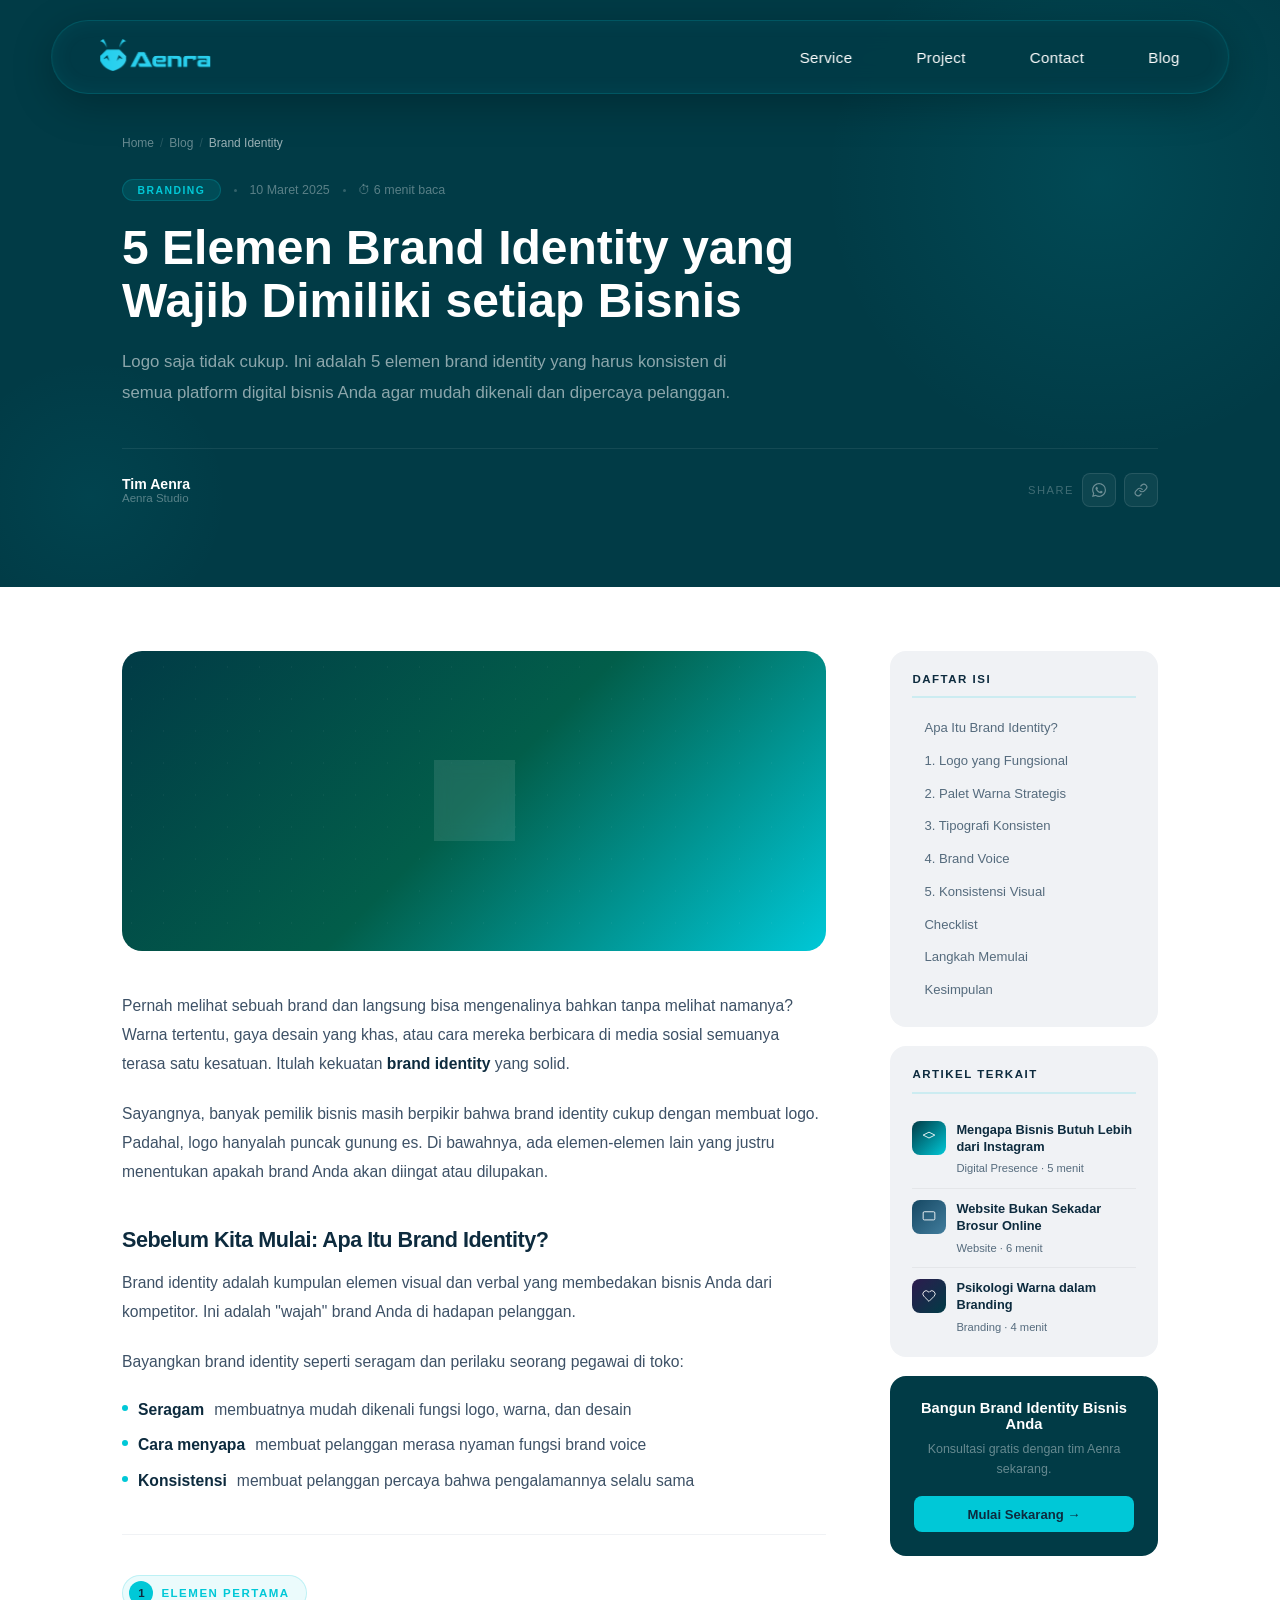
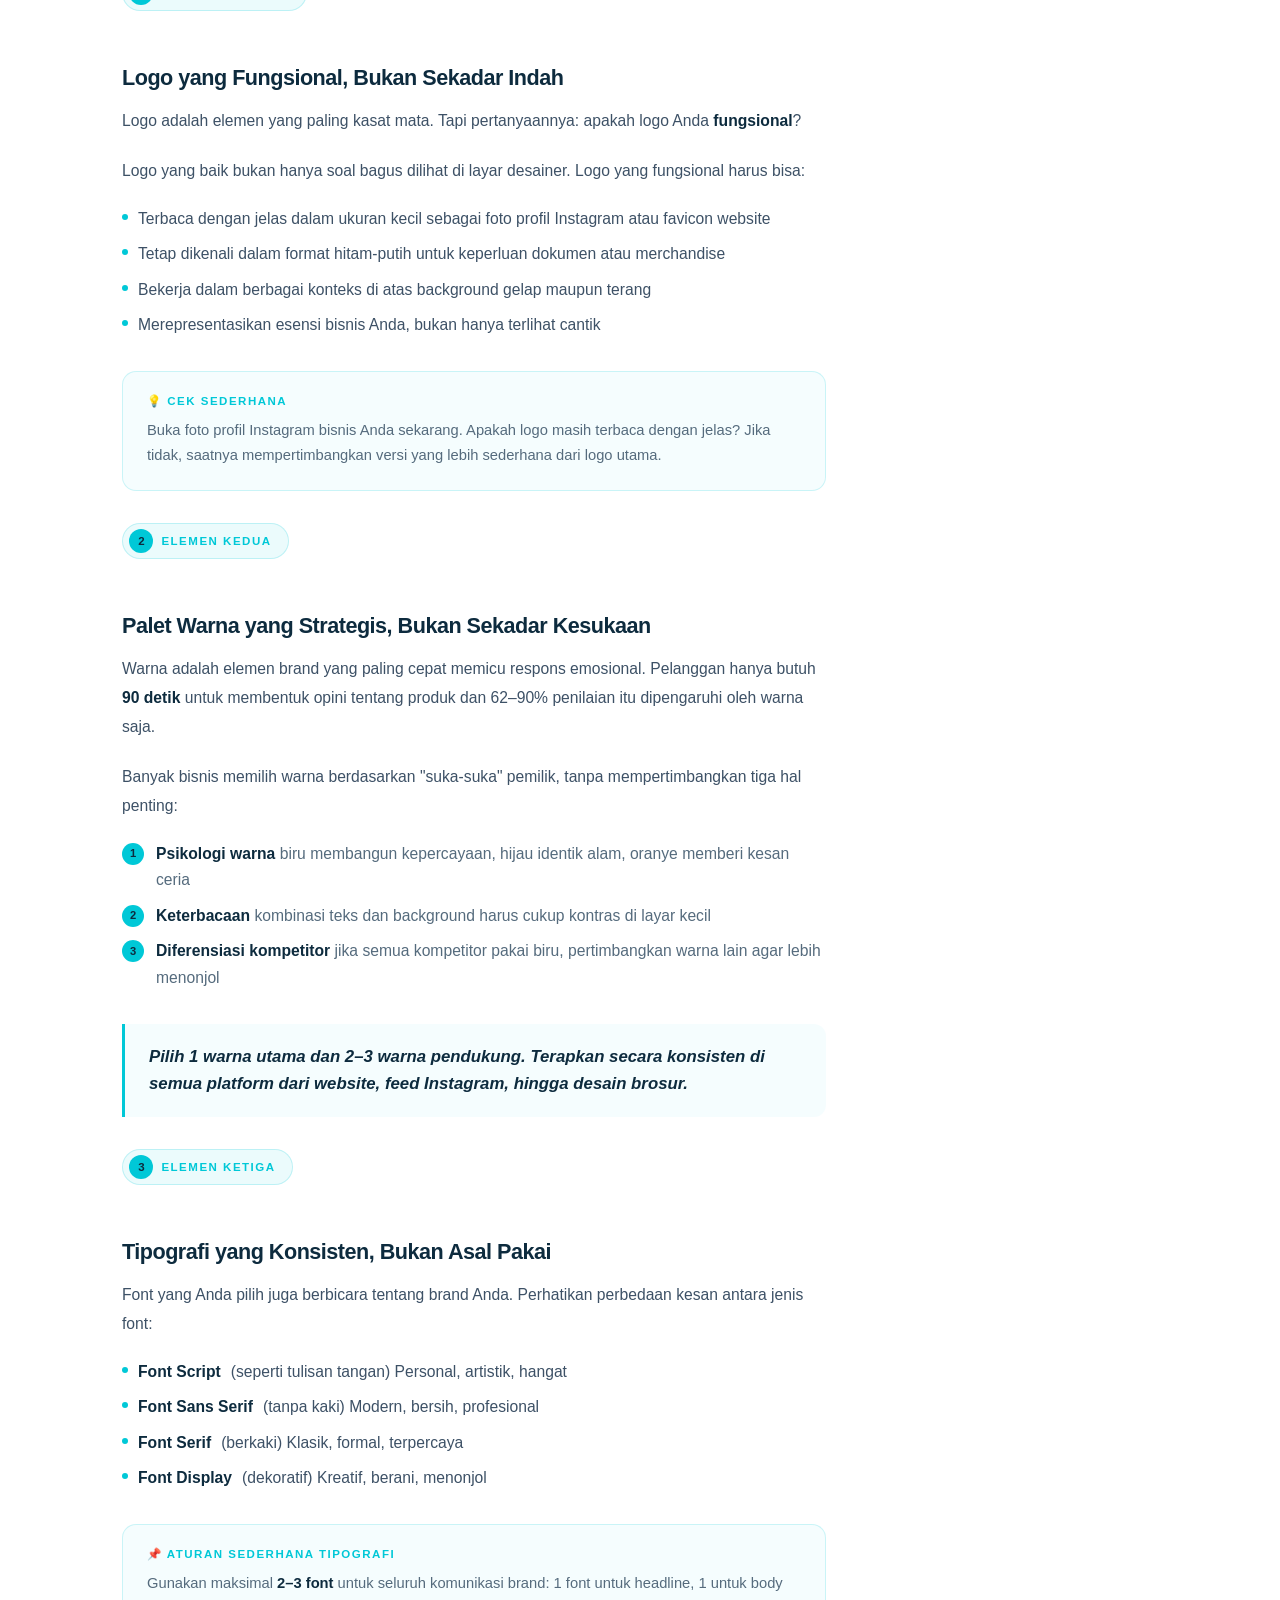
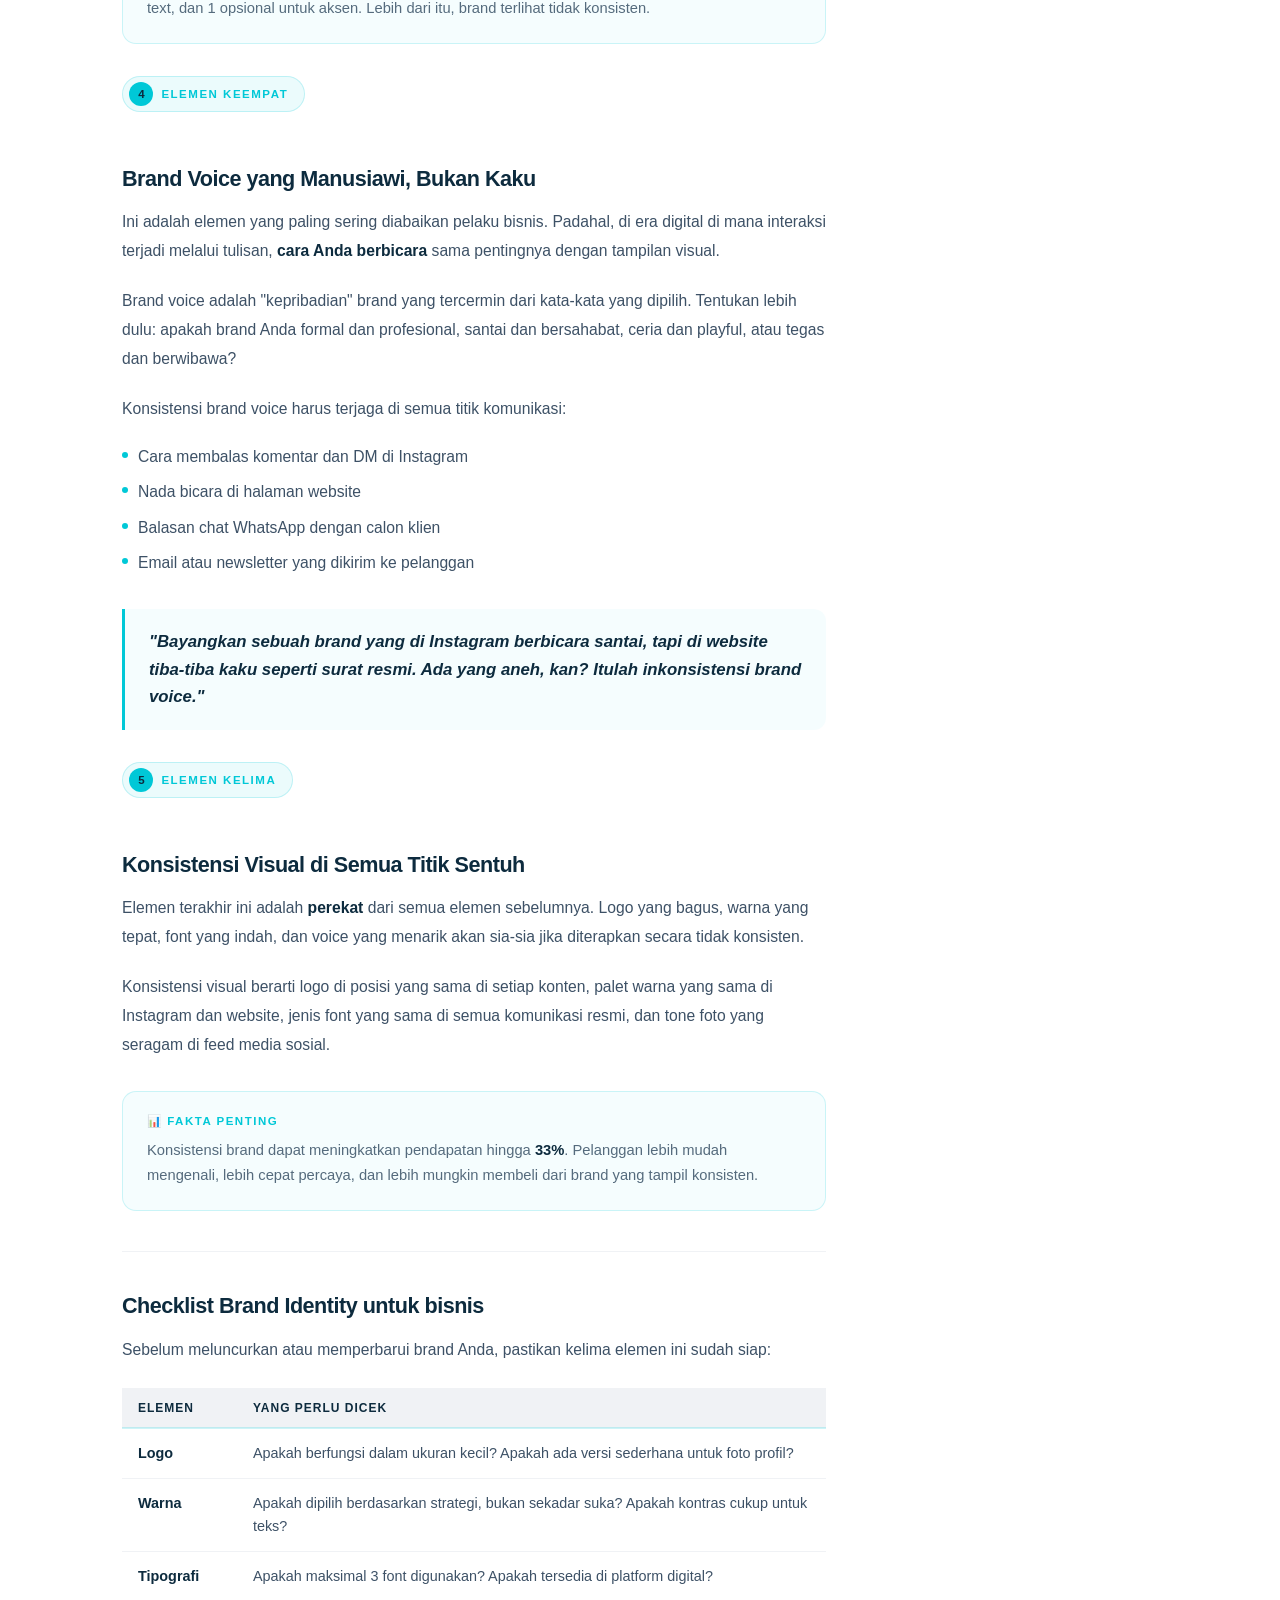
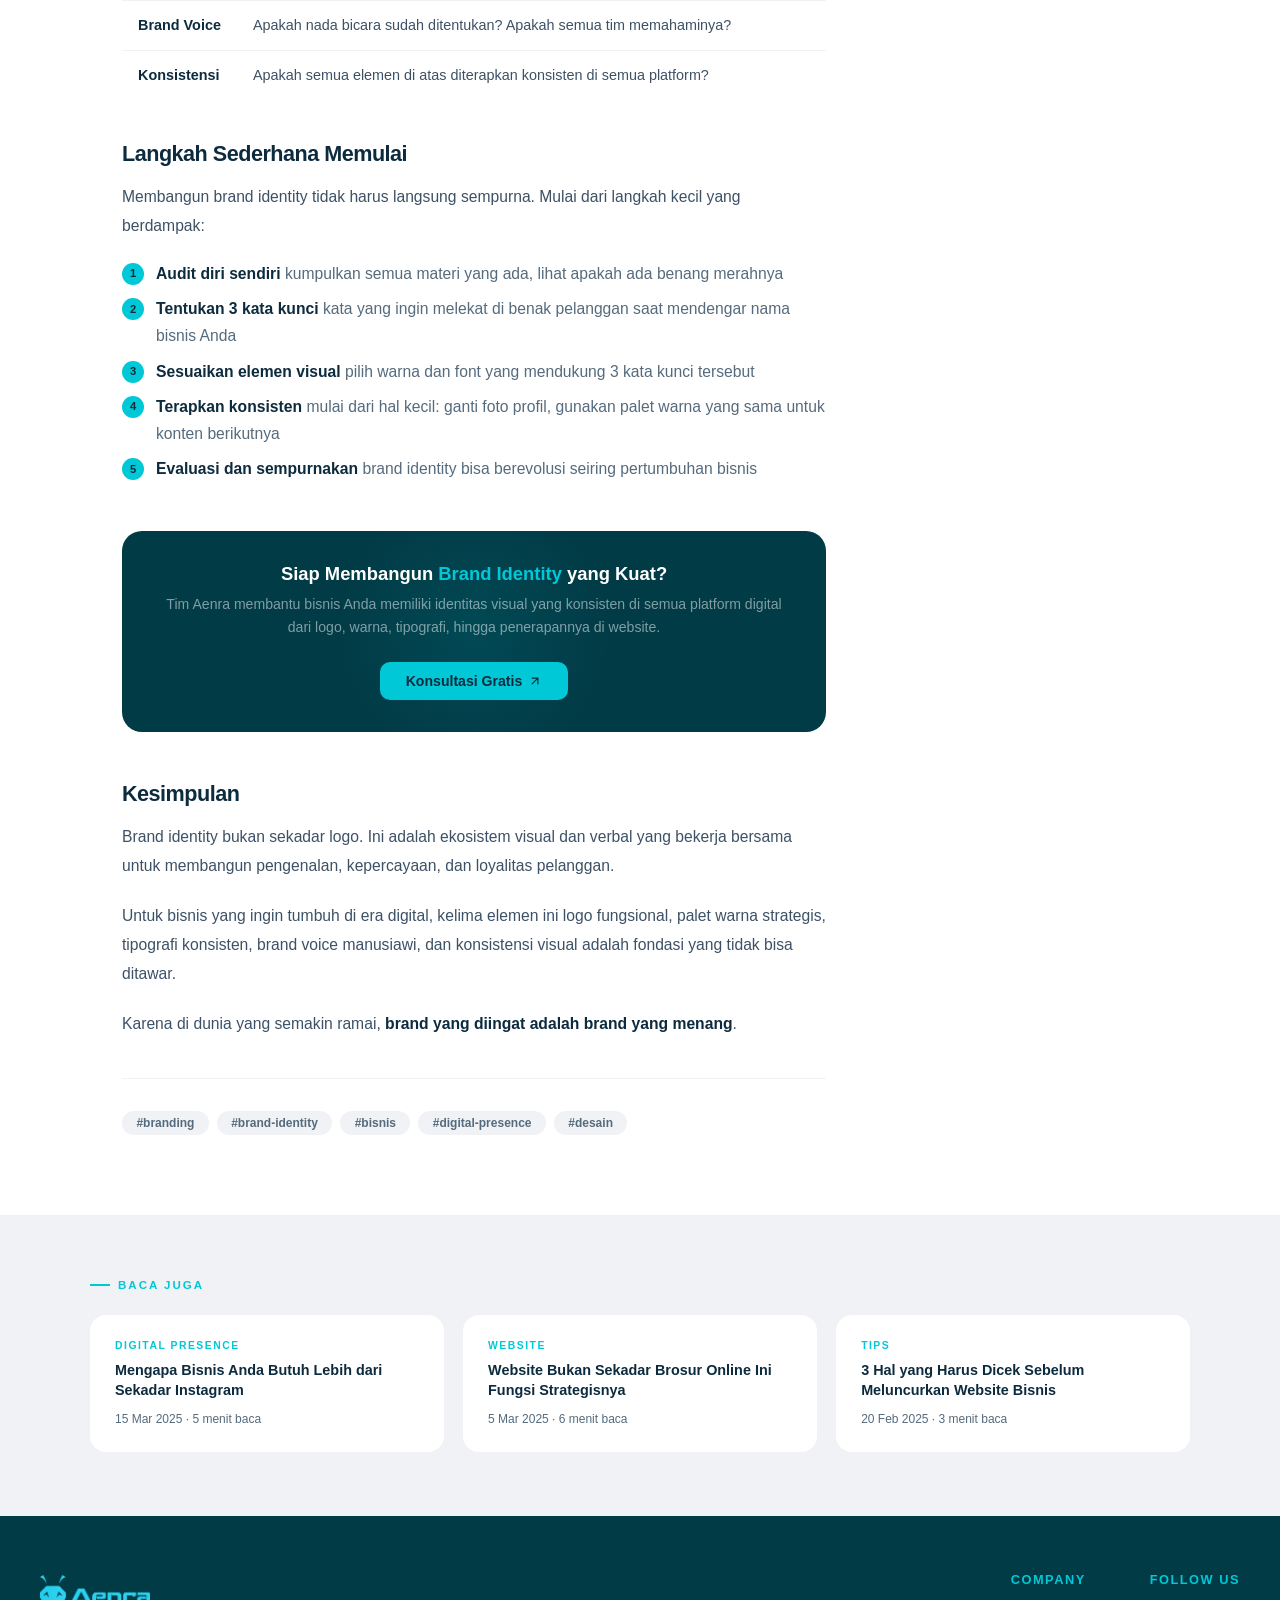
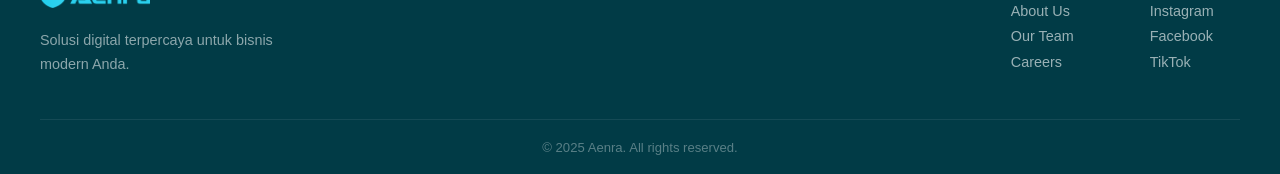
<file: artikel-branding.html>
<!DOCTYPE html>
<html lang="id">
<head>
  <meta charset="UTF-8"/>
  <meta name="viewport" content="width=device-width, initial-scale=1.0"/>
  <title>5 Elemen Brand Identity yang Wajib Dimiliki setiap Bisnis – Aenra Blog</title>
  <meta name="description" content="Logo saja tidak cukup. Ini adalah 5 elemen brand identity yang harus konsisten di semua platform digital bisnis Anda."/>
  <meta name="author" content="Aenra Studio"/>
  <meta property="og:title" content="5 Elemen Brand Identity yang Wajib Dimiliki setiap Bisnis"/>
  <meta property="og:type" content="article"/>
  <meta property="og:site_name" content="Aenra Studio"/>
  <link rel="icon" type="image/png" href="img/AENRA LOGO1.png">
  <link rel="preconnect" href="https://fonts.googleapis.com">
  <link rel="preconnect" href="https://fonts.gstatic.com" crossorigin>
  <link href="https://fonts.googleapis.com/css2?family=Plus+Jakarta+Sans:wght@300;400;500;600;700;800&display=swap" rel="stylesheet"/>
  <link rel="stylesheet" href="style.css"/>
  <style>
    .article-hero {
      background: #013b46;
      padding-top: 72px;
      position: relative;
      overflow: hidden;
    }
    .article-hero::before {
      content: '';
      position: absolute;
      width: 600px; height: 600px;
      background: radial-gradient(circle, rgba(0,200,215,0.1) 0%, transparent 65%);
      top: -120px; right: -120px;
      pointer-events: none;
    }
    .article-hero::after {
      content: '';
      position: absolute;
      width: 300px; height: 300px;
      background: radial-gradient(circle, rgba(0,200,215,0.06) 0%, transparent 65%);
      bottom: -60px; left: -60px;
      pointer-events: none;
    }
    .article-hero-inner {
      max-width: 1100px;
      margin: 0 auto;
      padding: 4rem 2rem 5rem;
      position: relative;
      z-index: 1;
    }
    .breadcrumb {
      display: flex; align-items: center; gap: 6px;
      font-size: 0.75rem; margin-bottom: 1.8rem; flex-wrap: wrap;
    }
    .breadcrumb a { color: rgba(255,255,255,0.4); text-decoration: none; transition: color 0.2s ease; }
    .breadcrumb a:hover { color: var(--cyan); }
    .breadcrumb-sep { color: rgba(255,255,255,0.15); }
    .breadcrumb-current { color: rgba(255,255,255,0.6); }
    .article-meta-top {
      display: flex; align-items: center; gap: 0.8rem;
      margin-bottom: 1.2rem; flex-wrap: wrap;
    }
    .article-category {
      background: rgba(0,200,215,0.12); color: var(--cyan);
      font-size: 0.65rem; font-weight: 700; letter-spacing: 1.5px;
      text-transform: uppercase; padding: 0.3rem 0.9rem;
      border-radius: 50px; border: 1px solid rgba(0,200,215,0.2);
    }
    .article-date, .article-read-time { font-size: 0.78rem; color: rgba(255,255,255,0.35); }
    .meta-dot { width: 3px; height: 3px; background: rgba(255,255,255,0.2); border-radius: 50%; }
    .article-title {
      font-size: clamp(1.8rem, 4.5vw, 3rem);
      font-weight: 800; color: var(--white);
      line-height: 1.12; letter-spacing: 0px;
      margin-bottom: 1.2rem; max-width: 800px;
    }
    .article-lead {
      font-size: 1.05rem; color: rgba(255,255,255,0.55);
      line-height: 1.8; margin-bottom: 2.5rem; max-width: 640px;
    }
    .article-author {
      display: flex; align-items: center; gap: 12px;
      padding-top: 1.5rem; border-top: 1px solid rgba(255,255,255,0.08);
      flex-wrap: wrap;
    }
    .author-avatar {
      width: 42px; height: 42px;
      background: linear-gradient(135deg, #025566, var(--cyan));
      border-radius: 50%; display: flex; align-items: center; justify-content: center;
      font-size: 0.9rem; font-weight: 800; color: var(--white); flex-shrink: 0;
    }
    .author-name { font-size: 0.88rem; font-weight: 700; color: var(--white); }
    .author-role { font-size: 0.72rem; color: rgba(255,255,255,0.35); }
    .article-share { display: flex; align-items: center; gap: 8px; margin-left: auto; }
    .share-label { font-size: 0.7rem; color: rgba(255,255,255,0.25); letter-spacing: 1.5px; text-transform: uppercase; }
    .share-btn {
      width: 34px; height: 34px;
      background: rgba(255,255,255,0.05);
      border: 1px solid rgba(255,255,255,0.1);
      border-radius: 8px; display: flex; align-items: center; justify-content: center;
      cursor: pointer; text-decoration: none; color: rgba(255,255,255,0.4);
      transition: all 0.2s ease;
    }
    .share-btn:hover { background: rgba(0,200,215,0.12); border-color: var(--cyan); color: var(--cyan); }

    .article-body { background: var(--white); }
    .article-layout {
      max-width: 1100px; margin: 0 auto;
      padding: 4rem 2rem 5rem;
      display: grid; grid-template-columns: 1fr 268px;
      gap: 4rem; align-items: start;
    }
    .article-content { min-width: 0; }
    .article-cover {
      width: 100%; height: 300px;
      background: linear-gradient(135deg, #013b46 0%, #025e4a 50%, #00C8D7 100%);
      border-radius: 20px; margin-bottom: 2.5rem;
      display: flex; align-items: center; justify-content: center;
      position: relative; overflow: hidden;
    }
    .article-cover::before {
      content: ''; position: absolute; inset: 0;
      background-image: radial-gradient(circle at 30% 50%, rgba(255,255,255,0.04) 1px, transparent 1px);
      background-size: 32px 32px;
    }
    .article-cover-icon {
      width: 80px; height: 80px;
      background: rgba(255,255,255,0.1); border-radius: 20px;
      display: flex; align-items: center; justify-content: center;
      backdrop-filter: blur(8px); border: 1px solid rgba(255,255,255,0.15);
      position: relative; z-index: 1;
    }
    .article-content h2 {
      font-size: 1.35rem; font-weight: 800; color: var(--dark);
      letter-spacing: -0.5px; line-height: 1.3; margin: 2.5rem 0 0.9rem;
    }
    .article-content h3 {
      font-size: 1.05rem; font-weight: 700; color: var(--dark);
      letter-spacing: -0.3px; margin: 2rem 0 0.7rem;
    }
    .article-content p {
      font-size: 0.98rem; color: #3d5166;
      line-height: 1.85; margin-bottom: 1.3rem;
    }
    .article-content ul, .article-content ol {
      padding-left: 0; margin-bottom: 1.4rem;
      list-style: none; display: flex; flex-direction: column; gap: 0.55rem;
    }
    .article-content ul li {
      display: flex; align-items: flex-start;
      gap: 10px; font-size: 0.98rem; color: #3d5166; line-height: 1.7;
    }
    .article-content ul li::before {
      content: ''; width: 6px; height: 6px;
      background: var(--cyan); border-radius: 50%;
      flex-shrink: 0; margin-top: 8px;
    }
    .article-content ol { counter-reset: ol-counter; }
    .article-content ol li {
      display: flex; align-items: flex-start;
      gap: 12px; font-size: 0.98rem; color: #3d5166; line-height: 1.7;
      counter-increment: ol-counter;
    }
    .article-content ol li::before {
      content: counter(ol-counter);
      background: var(--cyan); color: var(--dark);
      width: 22px; height: 22px; border-radius: 50%;
      display: flex; align-items: center; justify-content: center;
      font-size: 0.7rem; font-weight: 800; flex-shrink: 0; margin-top: 2px;
    }
    .article-content ol li > div { flex: 1; min-width: 0; }
    .article-content ol li strong { color: var(--dark); font-weight: 700; }
    .article-content ol li span { color: var(--text-muted); font-weight: 400; }

    .article-content blockquote {
      border-left: 3px solid var(--cyan);
      background: rgba(0,200,215,0.04);
      border-radius: 0 12px 12px 0;
      padding: 1.2rem 1.5rem; margin: 2rem 0;
    }
    .article-content blockquote p {
      font-size: 1.05rem; font-weight: 600; color: var(--dark);
      font-style: italic; margin: 0; line-height: 1.65;
    }

    /* Highlight box */
    .highlight-box {
      background: rgba(0,200,215,0.04);
      border: 1px solid rgba(0,200,215,0.18);
      border-radius: 14px; padding: 1.4rem 1.5rem; margin: 2rem 0;
    }
    .highlight-box-title {
      font-size: 0.72rem; font-weight: 700; letter-spacing: 1.5px;
      text-transform: uppercase; color: var(--cyan); margin-bottom: 0.6rem;
    }
    .highlight-box p { font-size: 0.92rem; color: var(--text-muted); margin: 0; line-height: 1.7; }

    /* Checklist table */
    .checklist-table {
      width: 100%; border-collapse: collapse;
      margin: 1.5rem 0; font-size: 0.9rem;
    }
    .checklist-table th {
      background: var(--light-bg); color: var(--dark);
      font-size: 0.75rem; font-weight: 700; letter-spacing: 1px;
      text-transform: uppercase; padding: 0.8rem 1rem;
      text-align: left; border-bottom: 2px solid rgba(0,200,215,0.2);
    }
    .checklist-table td {
      padding: 0.8rem 1rem; color: #3d5166;
      border-bottom: 1px solid var(--light-bg); line-height: 1.6;
      vertical-align: top;
    }
    .checklist-table tr:last-child td { border-bottom: none; }
    .checklist-table td:first-child { font-weight: 700; color: var(--dark); white-space: nowrap; }

    .article-content strong { color: var(--dark); font-weight: 700; }
    .article-divider { border: none; border-top: 1px solid var(--light-bg); margin: 2.5rem 0; }

    /* Number badge untuk elemen branding */
    .element-badge {
      display: inline-flex; align-items: center; gap: 8px;
      background: rgba(0,200,215,0.08);
      border: 1px solid rgba(0,200,215,0.2);
      border-radius: 50px; padding: 0.3rem 1rem 0.3rem 0.4rem;
      margin-bottom: 0.8rem;
    }
    .element-badge-num {
      width: 24px; height: 24px;
      background: var(--cyan); color: var(--dark);
      border-radius: 50%; display: flex; align-items: center; justify-content: center;
      font-size: 0.72rem; font-weight: 800; flex-shrink: 0;
    }
    .element-badge-text {
      font-size: 0.72rem; font-weight: 700; letter-spacing: 1.5px;
      text-transform: uppercase; color: var(--cyan);
    }

    .article-tags {
      display: flex; flex-wrap: wrap; gap: 0.5rem;
      margin-top: 2.5rem; padding-top: 2rem;
      border-top: 1px solid var(--light-bg);
    }
    .article-tag {
      background: var(--light-bg); color: var(--text-muted);
      font-size: 0.75rem; font-weight: 600; padding: 0.3rem 0.9rem;
      border-radius: 50px; text-decoration: none; transition: all 0.2s ease;
    }
    .article-tag:hover { background: rgba(0,200,215,0.1); color: var(--cyan); }

    .article-cta {
      background: #013b46; border-radius: 20px; padding: 2rem;
      text-align: center; margin: 3rem 0; position: relative; overflow: hidden;
    }
    .article-cta::before {
      content: ''; position: absolute;
      width: 300px; height: 300px;
      background: radial-gradient(circle, rgba(0,200,215,0.1) 0%, transparent 65%);
      top: 50%; left: 50%; transform: translate(-50%, -50%); pointer-events: none;
    }
    .article-cta-inner { position: relative; z-index: 1; }
    .article-cta h4 { font-size: 1.15rem; font-weight: 800; color: var(--white); margin-bottom: 0.5rem; }
    .article-cta h4 span { color: var(--cyan); }
    .article-cta p { font-size: 0.88rem; color: rgba(255,255,255,0.5); margin-bottom: 1.4rem; line-height: 1.65; }
    .article-cta-btn {
      display: inline-flex; align-items: center; gap: 6px;
      background: var(--cyan); color: var(--dark);
      text-decoration: none; font-size: 0.88rem; font-weight: 700;
      padding: 0.7rem 1.6rem; border-radius: 10px;
      transition: background 0.3s ease, transform 0.2s ease;
    }
    .article-cta-btn:hover { background: #00e5f5; transform: translateY(-2px); }

    /* Sidebar */
    .article-sidebar { position: sticky; top: 88px; }
    .toc-card, .related-card {
      background: var(--light-bg); border-radius: 16px;
      padding: 1.4rem; margin-bottom: 1.2rem;
    }
    .toc-title, .related-title {
      font-size: 0.72rem; font-weight: 700; letter-spacing: 1.5px;
      text-transform: uppercase; color: var(--dark); margin-bottom: 1rem;
      padding-bottom: 0.7rem; border-bottom: 2px solid rgba(0,200,215,0.15);
    }
    .toc-list { list-style: none; display: flex; flex-direction: column; gap: 0.3rem; }
    .toc-list li a {
      font-size: 0.82rem; color: var(--text-muted); text-decoration: none;
      display: block; padding: 0.3rem 0 0.3rem 10px;
      border-left: 2px solid transparent; transition: all 0.2s ease; line-height: 1.4;
    }
    .toc-list li a:hover, .toc-list li a.active { color: var(--cyan); border-left-color: var(--cyan); }
    .related-post {
      display: flex; gap: 10px; padding: 0.7rem 0;
      border-bottom: 1px solid rgba(0,0,0,0.05);
      text-decoration: none; transition: opacity 0.2s ease; align-items: flex-start;
    }
    .related-post:last-child { border-bottom: none; padding-bottom: 0; }
    .related-post:hover { opacity: 0.7; }
    .related-post-dot {
      width: 34px; height: 34px; border-radius: 8px;
      flex-shrink: 0; display: flex; align-items: center; justify-content: center;
    }
    .related-post-info h5 { font-size: 0.8rem; font-weight: 600; color: var(--dark); line-height: 1.35; margin-bottom: 0.2rem; }
    .related-post-info span { font-size: 0.7rem; color: var(--text-muted); }
    .sidebar-article-cta { background: #013b46; border-radius: 16px; padding: 1.5rem; text-align: center; }
    .sidebar-article-cta h4 { font-size: 0.92rem; font-weight: 700; color: var(--white); margin-bottom: 0.5rem; }
    .sidebar-article-cta p { font-size: 0.78rem; color: rgba(255,255,255,0.4); line-height: 1.6; margin-bottom: 1rem; }
    .sidebar-article-cta a {
      display: block; background: var(--cyan); color: var(--dark);
      text-decoration: none; font-size: 0.82rem; font-weight: 700;
      padding: 0.65rem 1rem; border-radius: 8px; transition: background 0.2s ease;
    }
    .sidebar-article-cta a:hover { background: #00e5f5; }

    .more-articles { background: var(--light-bg); padding: 4rem 2rem; }
    .more-articles-inner { max-width: 1100px; margin: 0 auto; }
    .more-articles-label {
      font-size: 0.72rem; font-weight: 700; letter-spacing: 2px;
      text-transform: uppercase; color: var(--cyan); margin-bottom: 1.5rem;
      display: flex; align-items: center; gap: 8px;
    }
    .more-articles-label::before { content: ''; display: block; width: 20px; height: 2px; background: var(--cyan); }
    .more-articles-grid { display: grid; grid-template-columns: repeat(3, 1fr); gap: 1.2rem; }
    .more-article-card {
      background: var(--white); border-radius: 16px; padding: 1.5rem;
      text-decoration: none; display: block; border: 1px solid transparent;
      transition: transform 0.3s ease, box-shadow 0.3s ease, border-color 0.3s ease;
    }
    .more-article-card:hover { transform: translateY(-4px); box-shadow: 0 12px 36px rgba(0,200,215,0.1); border-color: rgba(0,200,215,0.15); }
    .more-card-cat { font-size: 0.65rem; font-weight: 700; letter-spacing: 1.5px; text-transform: uppercase; color: var(--cyan); margin-bottom: 0.6rem; }
    .more-article-card h4 { font-size: 0.9rem; font-weight: 700; color: var(--dark); line-height: 1.4; margin-bottom: 0.5rem; }
    .more-article-card span { font-size: 0.75rem; color: var(--text-muted); }

    @media (max-width: 900px) {
      .article-layout { grid-template-columns: 1fr; gap: 2.5rem; }
      .article-sidebar { position: static; }
      .more-articles-grid { grid-template-columns: repeat(2, 1fr); }
      .checklist-table { font-size: 0.82rem; }
    }
    @media (max-width: 768px) {
      .article-hero-inner { padding: 3rem 1.5rem 4rem; }
      .article-layout { padding: 3rem 1.5rem 4rem; }
      .article-title { font-size: clamp(1.6rem, 6vw, 2.2rem); }
      .article-share { margin-left: 0; width: 100%; }
      .more-articles { padding: 3rem 1.5rem; }
      .checklist-table td:first-child { white-space: normal; }
    }
    @media (max-width: 480px) {
      .article-hero-inner { padding: 2.5rem 1.2rem 3.5rem; }
      .article-layout { padding: 2.5rem 1.2rem 4rem; }
      .article-cover { height: 200px; border-radius: 14px; }
      .more-articles { padding: 2.5rem 1.2rem; }
      .more-articles-grid { grid-template-columns: 1fr; }
    }
  </style>
</head>
<body>

  <header class="navbar" id="navbar">
    <div class="nav-container">
      <div class="logo">
        <a href="index.html">
          <img src="img/AENRA LOGO.png" style="width:110px;height:40px;object-fit:contain;">
        </a>
      </div>
      <nav class="nav-links">
        <a href="index.html#service" class="nav-link">Service</a>
        <a href="index.html#project" class="nav-link">Project</a>
        <a href="index.html#contact" class="nav-link">Contact</a>
        <a href="blog.html" class="nav-link active">Blog</a>
      </nav>
      <button class="hamburger" id="hamburger" aria-label="Toggle menu">
        <span></span><span></span><span></span>
      </button>
    </div>
    <div class="mobile-menu" id="mobileMenu">
      <a href="index.html#service" class="mobile-link">Service</a>
      <a href="index.html#project" class="mobile-link">Project</a>
      <a href="blog.html" class="mobile-link">Blog</a>
      <a href="index.html#contact" class="mobile-link">Contact</a>
    </div>
  </header>

  <!-- HERO -->
  <section class="article-hero">
    <div class="article-hero-inner">
      <nav class="breadcrumb">
        <a href="index.html">Home</a>
        <span class="breadcrumb-sep">/</span>
        <a href="blog.html">Blog</a>
        <span class="breadcrumb-sep">/</span>
        <span class="breadcrumb-current">Brand Identity</span>
      </nav>
      <div class="article-meta-top">
        <span class="article-category">Branding</span>
        <div class="meta-dot"></div>
        <span class="article-date">10 Maret 2025</span>
        <div class="meta-dot"></div>
        <span class="article-read-time">⏱ 6 menit baca</span>
      </div>
      <h1 class="article-title">5 Elemen Brand Identity yang Wajib Dimiliki setiap Bisnis</h1>
      <p class="article-lead">Logo saja tidak cukup. Ini adalah 5 elemen brand identity yang harus konsisten di semua platform digital bisnis Anda agar mudah dikenali dan dipercaya pelanggan.</p>
      <div class="article-author">

        <div class="author-info">
          <div class="author-name">Tim Aenra</div>
          <div class="author-role">Aenra Studio</div>
        </div>
        <div class="article-share">
          <span class="share-label">Share</span>
          <a class="share-btn" href="https://wa.me/?text=Baca artikel ini: " target="_blank" title="WhatsApp">
            <svg width="14" height="14" viewBox="0 0 24 24" fill="currentColor"><path d="M17.472 14.382c-.297-.149-1.758-.867-2.03-.967-.273-.099-.471-.148-.67.15-.197.297-.767.966-.94 1.164-.173.199-.347.223-.644.075-.297-.15-1.255-.463-2.39-1.475-.883-.788-1.48-1.761-1.653-2.059-.173-.297-.018-.458.13-.606.134-.133.298-.347.446-.52.149-.174.198-.298.298-.497.099-.198.05-.371-.025-.52-.075-.149-.669-1.612-.916-2.207-.242-.579-.487-.5-.669-.51-.173-.008-.371-.01-.57-.01-.198 0-.52.074-.792.372-.272.297-1.04 1.016-1.04 2.479 0 1.462 1.065 2.875 1.213 3.074.149.198 2.096 3.2 5.077 4.487.709.306 1.262.489 1.694.625.712.227 1.36.195 1.871.118.571-.085 1.758-.719 2.006-1.413.248-.694.248-1.289.173-1.413-.074-.124-.272-.198-.57-.347m-5.421 7.403h-.004a9.87 9.87 0 01-5.031-1.378l-.361-.214-3.741.982.998-3.648-.235-.374a9.86 9.86 0 01-1.51-5.26c.001-5.45 4.436-9.884 9.888-9.884 2.64 0 5.122 1.03 6.988 2.898a9.825 9.825 0 012.893 6.994c-.003 5.45-4.437 9.884-9.885 9.884m8.413-18.297A11.815 11.815 0 0012.05 0C5.495 0 .16 5.335.157 11.892c0 2.096.547 4.142 1.588 5.945L.057 24l6.305-1.654a11.882 11.882 0 005.683 1.448h.005c6.554 0 11.89-5.335 11.893-11.893a11.821 11.821 0 00-3.48-8.413z"/></svg>
          </a>
          <button class="share-btn" id="copyLink" title="Copy link">
            <svg width="14" height="14" viewBox="0 0 24 24" fill="none"><path d="M10 13a5 5 0 007.54.54l3-3a5 5 0 00-7.07-7.07l-1.72 1.71" stroke="currentColor" stroke-width="2" stroke-linecap="round" stroke-linejoin="round"/><path d="M14 11a5 5 0 00-7.54-.54l-3 3a5 5 0 007.07 7.07l1.71-1.71" stroke="currentColor" stroke-width="2" stroke-linecap="round" stroke-linejoin="round"/></svg>
          </button>
        </div>
      </div>
    </div>
  </section>

  <!-- BODY -->
  <div class="article-body">
    <div class="article-layout">
      <article class="article-content">

        <!-- Cover -->
        <div class="article-cover">
          <div class="article-cover-icon">
            <svg width="36" height="36" viewBox="0 0 24 24" fill="none">
              <circle cx="12" cy="12" r="3" stroke="#00C8D7" stroke-width="1.5"/>
              <path d="M12 2v2M12 20v2M4.22 4.22l1.42 1.42M18.36 18.36l1.42 1.42M2 12h2M20 12h2M4.22 19.78l1.42-1.42M18.36 5.64l1.42-1.42" stroke="#00C8D7" stroke-width="1.5" stroke-linecap="round"/>
            </svg>
          </div>
        </div>

        <p>Pernah melihat sebuah brand dan langsung bisa mengenalinya bahkan tanpa melihat namanya? Warna tertentu, gaya desain yang khas, atau cara mereka berbicara di media sosial   semuanya terasa satu kesatuan. Itulah kekuatan <strong>brand identity</strong> yang solid.</p>

        <p>Sayangnya, banyak pemilik bisnis masih berpikir bahwa brand identity cukup dengan membuat logo. Padahal, logo hanyalah puncak gunung es. Di bawahnya, ada elemen-elemen lain yang justru menentukan apakah brand Anda akan diingat   atau dilupakan.</p>

        <h2 id="apa-itu-brand-identity">Sebelum Kita Mulai: Apa Itu Brand Identity?</h2>

        <p>Brand identity adalah kumpulan elemen visual dan verbal yang membedakan bisnis Anda dari kompetitor. Ini adalah "wajah" brand Anda di hadapan pelanggan.</p>

        <p>Bayangkan brand identity seperti seragam dan perilaku seorang pegawai di toko:</p>
        <ul>
          <li><strong>Seragam</strong> membuatnya mudah dikenali   fungsi logo, warna, dan desain</li>
          <li><strong>Cara menyapa</strong> membuat pelanggan merasa nyaman   fungsi brand voice</li>
          <li><strong>Konsistensi</strong> membuat pelanggan percaya bahwa pengalamannya selalu sama</li>
        </ul>

        <hr class="article-divider"/>

        <!-- Elemen 1 -->
        <div class="element-badge">
          <div class="element-badge-num">1</div>
          <span class="element-badge-text">Elemen Pertama</span>
        </div>
        <h2 id="logo">Logo yang Fungsional, Bukan Sekadar Indah</h2>

        <p>Logo adalah elemen yang paling kasat mata. Tapi pertanyaannya: apakah logo Anda <strong>fungsional</strong>?</p>
        <p>Logo yang baik bukan hanya soal bagus dilihat di layar desainer. Logo yang fungsional harus bisa:</p>
        <ul>
          <li>Terbaca dengan jelas dalam ukuran kecil   sebagai foto profil Instagram atau favicon website</li>
          <li>Tetap dikenali dalam format hitam-putih untuk keperluan dokumen atau merchandise</li>
          <li>Bekerja dalam berbagai konteks   di atas background gelap maupun terang</li>
          <li>Merepresentasikan esensi bisnis Anda, bukan hanya terlihat cantik</li>
        </ul>

        <div class="highlight-box">
          <div class="highlight-box-title">💡 Cek Sederhana</div>
          <p>Buka foto profil Instagram bisnis Anda sekarang. Apakah logo masih terbaca dengan jelas? Jika tidak, saatnya mempertimbangkan versi yang lebih sederhana dari logo utama.</p>
        </div>

        <!-- Elemen 2 -->
        <div class="element-badge">
          <div class="element-badge-num">2</div>
          <span class="element-badge-text">Elemen Kedua</span>
        </div>
        <h2 id="warna">Palet Warna yang Strategis, Bukan Sekadar Kesukaan</h2>

        <p>Warna adalah elemen brand yang paling cepat memicu respons emosional. Pelanggan hanya butuh <strong>90 detik</strong> untuk membentuk opini tentang produk   dan 62–90% penilaian itu dipengaruhi oleh warna saja.</p>

        <p>Banyak bisnis memilih warna berdasarkan "suka-suka" pemilik, tanpa mempertimbangkan tiga hal penting:</p>
        <ol>
          <li>
            <div>
              <strong>Psikologi warna</strong>
              <span>   biru membangun kepercayaan, hijau identik alam, oranye memberi kesan ceria</span>
            </div>
          </li>
          <li>
            <div>
              <strong>Keterbacaan</strong>
              <span>   kombinasi teks dan background harus cukup kontras di layar kecil</span>
            </div>
          </li>
          <li>
            <div>
              <strong>Diferensiasi kompetitor</strong>
              <span>   jika semua kompetitor pakai biru, pertimbangkan warna lain agar lebih menonjol</span>
            </div>
          </li>
        </ol>

        <blockquote>
          <p>Pilih 1 warna utama dan 2–3 warna pendukung. Terapkan secara konsisten di semua platform   dari website, feed Instagram, hingga desain brosur.</p>
        </blockquote>

        <!-- Elemen 3 -->
        <div class="element-badge">
          <div class="element-badge-num">3</div>
          <span class="element-badge-text">Elemen Ketiga</span>
        </div>
        <h2 id="tipografi">Tipografi yang Konsisten, Bukan Asal Pakai</h2>

        <p>Font yang Anda pilih juga berbicara tentang brand Anda. Perhatikan perbedaan kesan antara jenis font:</p>
        <ul>
          <li><strong>Font Script</strong> (seperti tulisan tangan)   Personal, artistik, hangat</li>
          <li><strong>Font Sans Serif</strong> (tanpa kaki)   Modern, bersih, profesional</li>
          <li><strong>Font Serif</strong> (berkaki)   Klasik, formal, terpercaya</li>
          <li><strong>Font Display</strong> (dekoratif)   Kreatif, berani, menonjol</li>
        </ul>

        <div class="highlight-box">
          <div class="highlight-box-title">📌 Aturan Sederhana Tipografi</div>
          <p>Gunakan maksimal <strong>2–3 font</strong> untuk seluruh komunikasi brand: 1 font untuk headline, 1 untuk body text, dan 1 opsional untuk aksen. Lebih dari itu, brand terlihat tidak konsisten.</p>
        </div>

        <!-- Elemen 4 -->
        <div class="element-badge">
          <div class="element-badge-num">4</div>
          <span class="element-badge-text">Elemen Keempat</span>
        </div>
        <h2 id="brand-voice">Brand Voice yang Manusiawi, Bukan Kaku</h2>

        <p>Ini adalah elemen yang paling sering diabaikan pelaku bisnis. Padahal, di era digital di mana interaksi terjadi melalui tulisan, <strong>cara Anda berbicara</strong> sama pentingnya dengan tampilan visual.</p>

        <p>Brand voice adalah "kepribadian" brand yang tercermin dari kata-kata yang dipilih. Tentukan lebih dulu: apakah brand Anda formal dan profesional, santai dan bersahabat, ceria dan playful, atau tegas dan berwibawa?</p>

        <p>Konsistensi brand voice harus terjaga di semua titik komunikasi:</p>
        <ul>
          <li>Cara membalas komentar dan DM di Instagram</li>
          <li>Nada bicara di halaman website</li>
          <li>Balasan chat WhatsApp dengan calon klien</li>
          <li>Email atau newsletter yang dikirim ke pelanggan</li>
        </ul>

        <blockquote>
          <p>"Bayangkan sebuah brand yang di Instagram berbicara santai, tapi di website tiba-tiba kaku seperti surat resmi. Ada yang aneh, kan? Itulah inkonsistensi brand voice."</p>
        </blockquote>

        <!-- Elemen 5 -->
        <div class="element-badge">
          <div class="element-badge-num">5</div>
          <span class="element-badge-text">Elemen Kelima</span>
        </div>
        <h2 id="konsistensi">Konsistensi Visual di Semua Titik Sentuh</h2>

        <p>Elemen terakhir ini adalah <strong>perekat</strong> dari semua elemen sebelumnya. Logo yang bagus, warna yang tepat, font yang indah, dan voice yang menarik akan sia-sia jika diterapkan secara tidak konsisten.</p>

        <p>Konsistensi visual berarti logo di posisi yang sama di setiap konten, palet warna yang sama di Instagram dan website, jenis font yang sama di semua komunikasi resmi, dan tone foto yang seragam di feed media sosial.</p>

        <div class="highlight-box">
          <div class="highlight-box-title">📊 Fakta Penting</div>
          <p>Konsistensi brand dapat meningkatkan pendapatan hingga <strong>33%</strong>. Pelanggan lebih mudah mengenali, lebih cepat percaya, dan lebih mungkin membeli dari brand yang tampil konsisten.</p>
        </div>

        <hr class="article-divider"/>

        <h2 id="checklist">Checklist Brand Identity untuk bisnis</h2>
        <p>Sebelum meluncurkan atau memperbarui brand Anda, pastikan kelima elemen ini sudah siap:</p>

        <table class="checklist-table">
          <thead>
            <tr>
              <th>Elemen</th>
              <th>Yang Perlu Dicek</th>
            </tr>
          </thead>
          <tbody>
            <tr>
              <td>Logo</td>
              <td>Apakah berfungsi dalam ukuran kecil? Apakah ada versi sederhana untuk foto profil?</td>
            </tr>
            <tr>
              <td>Warna</td>
              <td>Apakah dipilih berdasarkan strategi, bukan sekadar suka? Apakah kontras cukup untuk teks?</td>
            </tr>
            <tr>
              <td>Tipografi</td>
              <td>Apakah maksimal 3 font digunakan? Apakah tersedia di platform digital?</td>
            </tr>
            <tr>
              <td>Brand Voice</td>
              <td>Apakah nada bicara sudah ditentukan? Apakah semua tim memahaminya?</td>
            </tr>
            <tr>
              <td>Konsistensi</td>
              <td>Apakah semua elemen di atas diterapkan konsisten di semua platform?</td>
            </tr>
          </tbody>
        </table>

        <h2 id="langkah-mulai">Langkah Sederhana Memulai</h2>
        <p>Membangun brand identity tidak harus langsung sempurna. Mulai dari langkah kecil yang berdampak:</p>
        <ol>
          <li>
            <div>
              <strong>Audit diri sendiri</strong>
              <span>   kumpulkan semua materi yang ada, lihat apakah ada benang merahnya</span>
            </div>
          </li>
          <li>
            <div>
              <strong>Tentukan 3 kata kunci</strong>
              <span>   kata yang ingin melekat di benak pelanggan saat mendengar nama bisnis Anda</span>
            </div>
          </li>
          <li>
            <div>
              <strong>Sesuaikan elemen visual</strong>
              <span>   pilih warna dan font yang mendukung 3 kata kunci tersebut</span>
            </div>
          </li>
          <li>
            <div>
              <strong>Terapkan konsisten</strong>
              <span>   mulai dari hal kecil: ganti foto profil, gunakan palet warna yang sama untuk konten berikutnya</span>
            </div>
          </li>
          <li>
            <div>
              <strong>Evaluasi dan sempurnakan</strong>
              <span>   brand identity bisa berevolusi seiring pertumbuhan bisnis</span>
            </div>
          </li>
        </ol>

        <div class="article-cta">
          <div class="article-cta-inner">
            <h4>Siap Membangun <span>Brand Identity</span> yang Kuat?</h4>
            <p>Tim Aenra membantu bisnis Anda memiliki identitas visual yang konsisten di semua platform digital   dari logo, warna, tipografi, hingga penerapannya di website.</p>
            <a href="index.html#contact" class="article-cta-btn">
              Konsultasi Gratis
              <svg width="14" height="14" viewBox="0 0 24 24" fill="none"><path d="M7 17L17 7M17 7H7M17 7v10" stroke="currentColor" stroke-width="2" stroke-linecap="round"/></svg>
            </a>
          </div>
        </div>

        <h2 id="kesimpulan">Kesimpulan</h2>
        <p>Brand identity bukan sekadar logo. Ini adalah ekosistem visual dan verbal yang bekerja bersama untuk membangun pengenalan, kepercayaan, dan loyalitas pelanggan.</p>
        <p>Untuk bisnis yang ingin tumbuh di era digital, kelima elemen ini   logo fungsional, palet warna strategis, tipografi konsisten, brand voice manusiawi, dan konsistensi visual   adalah fondasi yang tidak bisa ditawar.</p>
        <p>Karena di dunia yang semakin ramai, <strong>brand yang diingat adalah brand yang menang</strong>.</p>

        <div class="article-tags">
          <a href="blog.html" class="article-tag">#branding</a>
          <a href="blog.html" class="article-tag">#brand-identity</a>
          <a href="blog.html" class="article-tag">#bisnis</a>
          <a href="blog.html" class="article-tag">#digital-presence</a>
          <a href="blog.html" class="article-tag">#desain</a>
        </div>
      </article>

      <!-- SIDEBAR -->
      <aside class="article-sidebar">
        <div class="toc-card">
          <div class="toc-title">Daftar Isi</div>
          <ul class="toc-list">
            <li><a href="#apa-itu-brand-identity">Apa Itu Brand Identity?</a></li>
            <li><a href="#logo">1. Logo yang Fungsional</a></li>
            <li><a href="#warna">2. Palet Warna Strategis</a></li>
            <li><a href="#tipografi">3. Tipografi Konsisten</a></li>
            <li><a href="#brand-voice">4. Brand Voice</a></li>
            <li><a href="#konsistensi">5. Konsistensi Visual</a></li>
            <li><a href="#checklist">Checklist</a></li>
            <li><a href="#langkah-mulai">Langkah Memulai</a></li>
            <li><a href="#kesimpulan">Kesimpulan</a></li>
          </ul>
        </div>
        <div class="related-card">
          <div class="related-title">Artikel Terkait</div>
          <a href="artikel-digital-presence.html" class="related-post">
            <div class="related-post-dot" style="background:linear-gradient(135deg,#013b46,#00C8D7)">
              <svg width="14" height="14" viewBox="0 0 24 24" fill="none"><path d="M12 2L2 7l10 5 10-5-10-5z" stroke="#fff" stroke-width="1.5"/></svg>
            </div>
            <div class="related-post-info">
              <h5>Mengapa Bisnis Butuh Lebih dari Instagram</h5>
              <span>Digital Presence · 5 menit</span>
            </div>
          </a>
          <a href="#" class="related-post">
            <div class="related-post-dot" style="background:linear-gradient(135deg,#164863,#427D9D)">
              <svg width="14" height="14" viewBox="0 0 24 24" fill="none"><rect x="2" y="3" width="20" height="14" rx="2" stroke="#fff" stroke-width="1.5"/></svg>
            </div>
            <div class="related-post-info">
              <h5>Website Bukan Sekadar Brosur Online</h5>
              <span>Website · 6 menit</span>
            </div>
          </a>
          <a href="#" class="related-post">
            <div class="related-post-dot" style="background:linear-gradient(135deg,#2d1b4e,#013b46)">
              <svg width="14" height="14" viewBox="0 0 24 24" fill="none"><path d="M20.84 4.61a5.5 5.5 0 00-7.78 0L12 5.67l-1.06-1.06a5.5 5.5 0 00-7.78 7.78l1.06 1.06L12 21.23l7.78-7.78 1.06-1.06a5.5 5.5 0 000-7.78z" stroke="#fff" stroke-width="1.5"/></svg>
            </div>
            <div class="related-post-info">
              <h5>Psikologi Warna dalam Branding</h5>
              <span>Branding · 4 menit</span>
            </div>
          </a>
        </div>
        <div class="sidebar-article-cta">
          <h4>Bangun Brand Identity Bisnis Anda</h4>
          <p>Konsultasi gratis dengan tim Aenra sekarang.</p>
          <a href="index.html#contact">Mulai Sekarang →</a>
        </div>
      </aside>
    </div>
  </div>

  <!-- MORE ARTICLES -->
  <section class="more-articles">
    <div class="more-articles-inner">
      <div class="more-articles-label">Baca Juga</div>
      <div class="more-articles-grid">
        <a href="artikel-digital-presence.html" class="more-article-card">
          <div class="more-card-cat">Digital Presence</div>
          <h4>Mengapa Bisnis Anda Butuh Lebih dari Sekadar Instagram</h4>
          <span>15 Mar 2025 · 5 menit baca</span>
        </a>
        <a href="#" class="more-article-card">
          <div class="more-card-cat">Website</div>
          <h4>Website Bukan Sekadar Brosur Online   Ini Fungsi Strategisnya</h4>
          <span>5 Mar 2025 · 6 menit baca</span>
        </a>
        <a href="#" class="more-article-card">
          <div class="more-card-cat">Tips</div>
          <h4>3 Hal yang Harus Dicek Sebelum Meluncurkan Website Bisnis</h4>
          <span>20 Feb 2025 · 3 menit baca</span>
        </a>
      </div>
    </div>
  </section>

  <footer class="footer">
    <div class="footer-container">
      <div class="footer-left">
        <div class="logo">
          <img src="img/AENRA LOGO.png" style="width:110px;height:40px;object-fit:contain;">
        </div>
        <p>Solusi digital terpercaya untuk bisnis modern Anda.</p>
      </div>
      <div class="footer-links">
        <div class="footer-col">
          <h4>Company</h4>
          <a href="about.html">About Us</a>
          <a href="#">Our Team</a>
          <a href="#">Careers</a>
        </div>
        <div class="footer-col">
          <h4>Follow Us</h4>
          <a href="#">Instagram</a>
          <a href="#">Facebook</a>
          <a href="#">TikTok</a>
        </div>
      </div>
    </div>
    <div class="footer-bottom">
      <p>© 2025 Aenra. All rights reserved.</p>
    </div>
  </footer>

  <script>
    const navbar = document.getElementById('navbar');
    window.addEventListener('scroll', () => navbar.classList.toggle('scrolled', window.scrollY > 40));

    const hamburger = document.getElementById('hamburger');
    const mobileMenu = document.getElementById('mobileMenu');
    hamburger.addEventListener('click', () => {
      hamburger.classList.toggle('active');
      mobileMenu.classList.toggle('open');
    });
    document.querySelectorAll('.mobile-link').forEach(l => l.addEventListener('click', () => {
      hamburger.classList.remove('active');
      mobileMenu.classList.remove('open');
    }));

    const observer = new IntersectionObserver((entries) => {
      entries.forEach(e => { if (e.isIntersecting) { e.target.classList.add('visible'); observer.unobserve(e.target); } });
    }, { threshold: 0.1 });
    document.querySelectorAll('[data-animate]').forEach(el => observer.observe(el));

    document.getElementById('copyLink').addEventListener('click', () => {
      navigator.clipboard.writeText(window.location.href).then(() => {
        const btn = document.getElementById('copyLink');
        btn.style.borderColor = 'var(--cyan)';
        btn.style.color = 'var(--cyan)';
        setTimeout(() => { btn.style.borderColor = ''; btn.style.color = ''; }, 1500);
      });
    });

    const tocLinks = document.querySelectorAll('.toc-list a');
    const headings = document.querySelectorAll('.article-content h2');
    window.addEventListener('scroll', () => {
      let current = '';
      headings.forEach(h => { if (window.scrollY >= h.offsetTop - 110) current = '#' + h.id; });
      tocLinks.forEach(link => link.classList.toggle('active', link.getAttribute('href') === current));
    });
  </script>
</body>
</html>
</file>
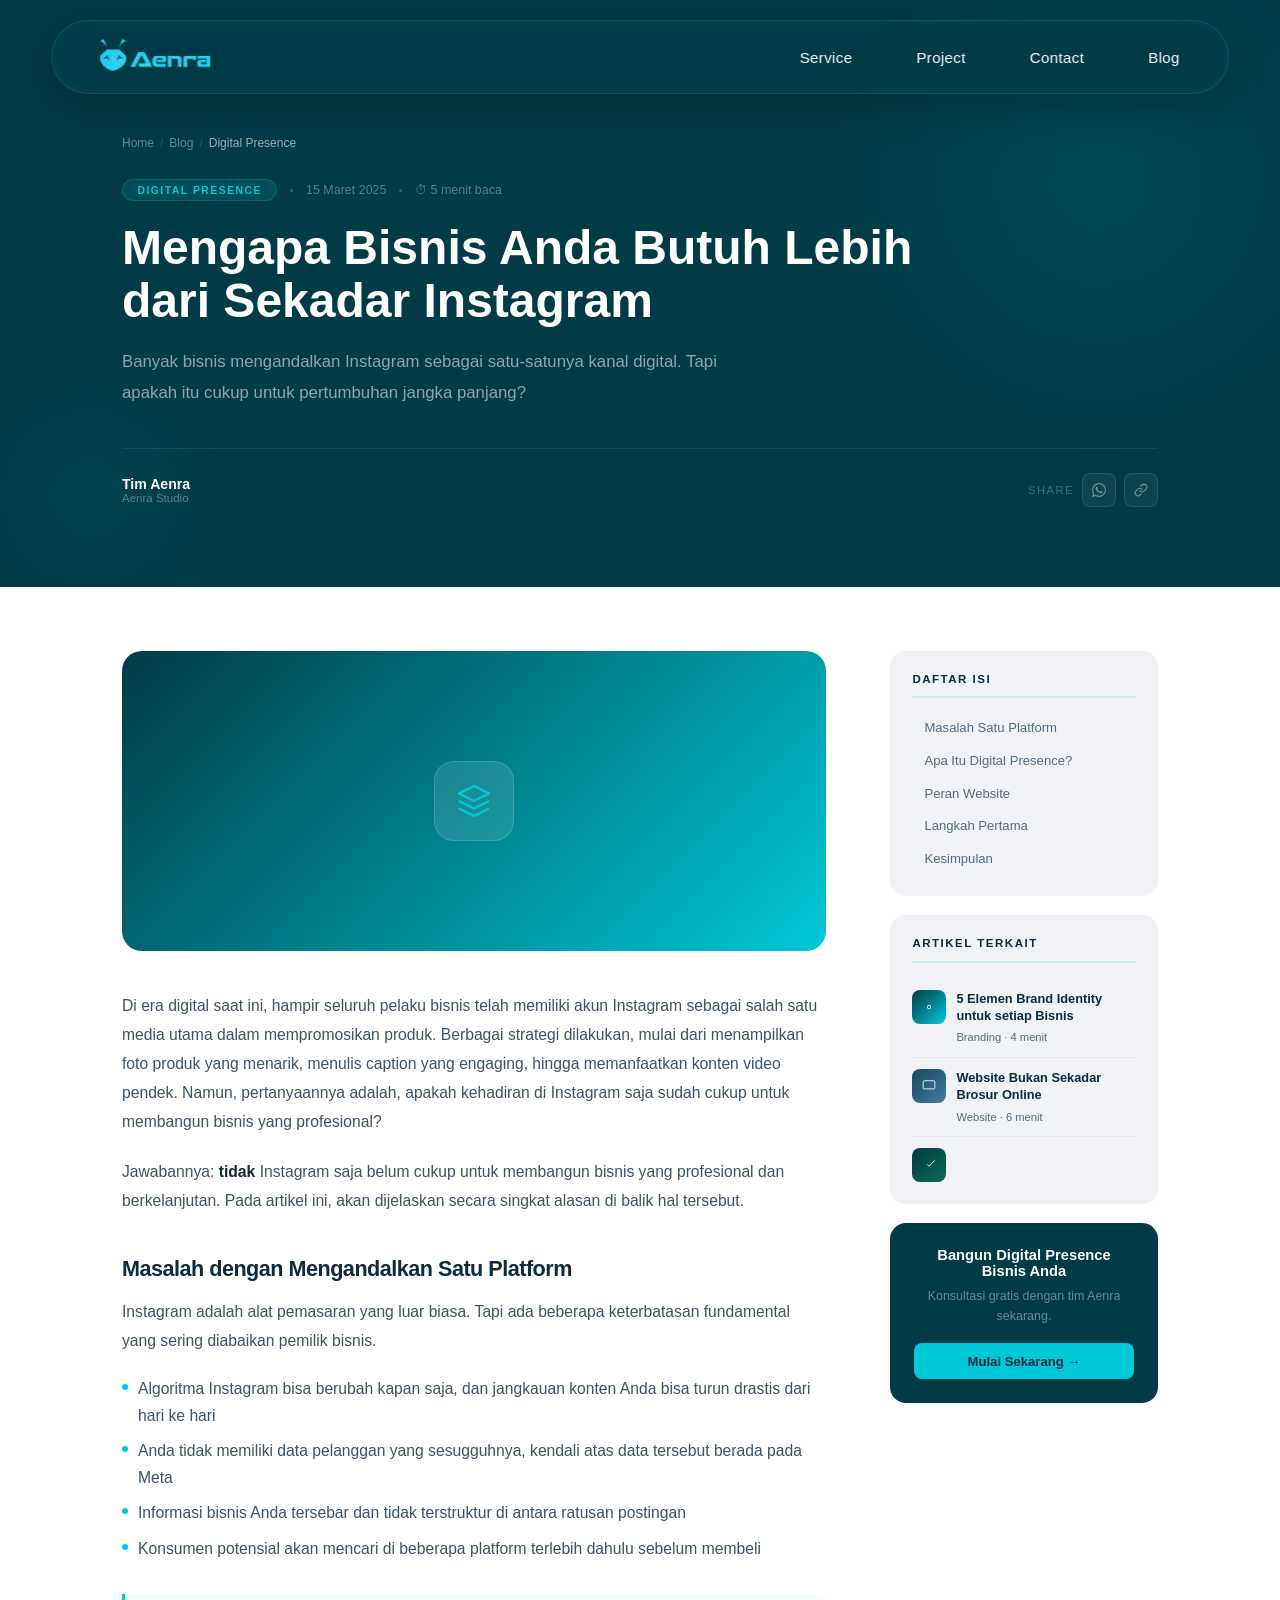
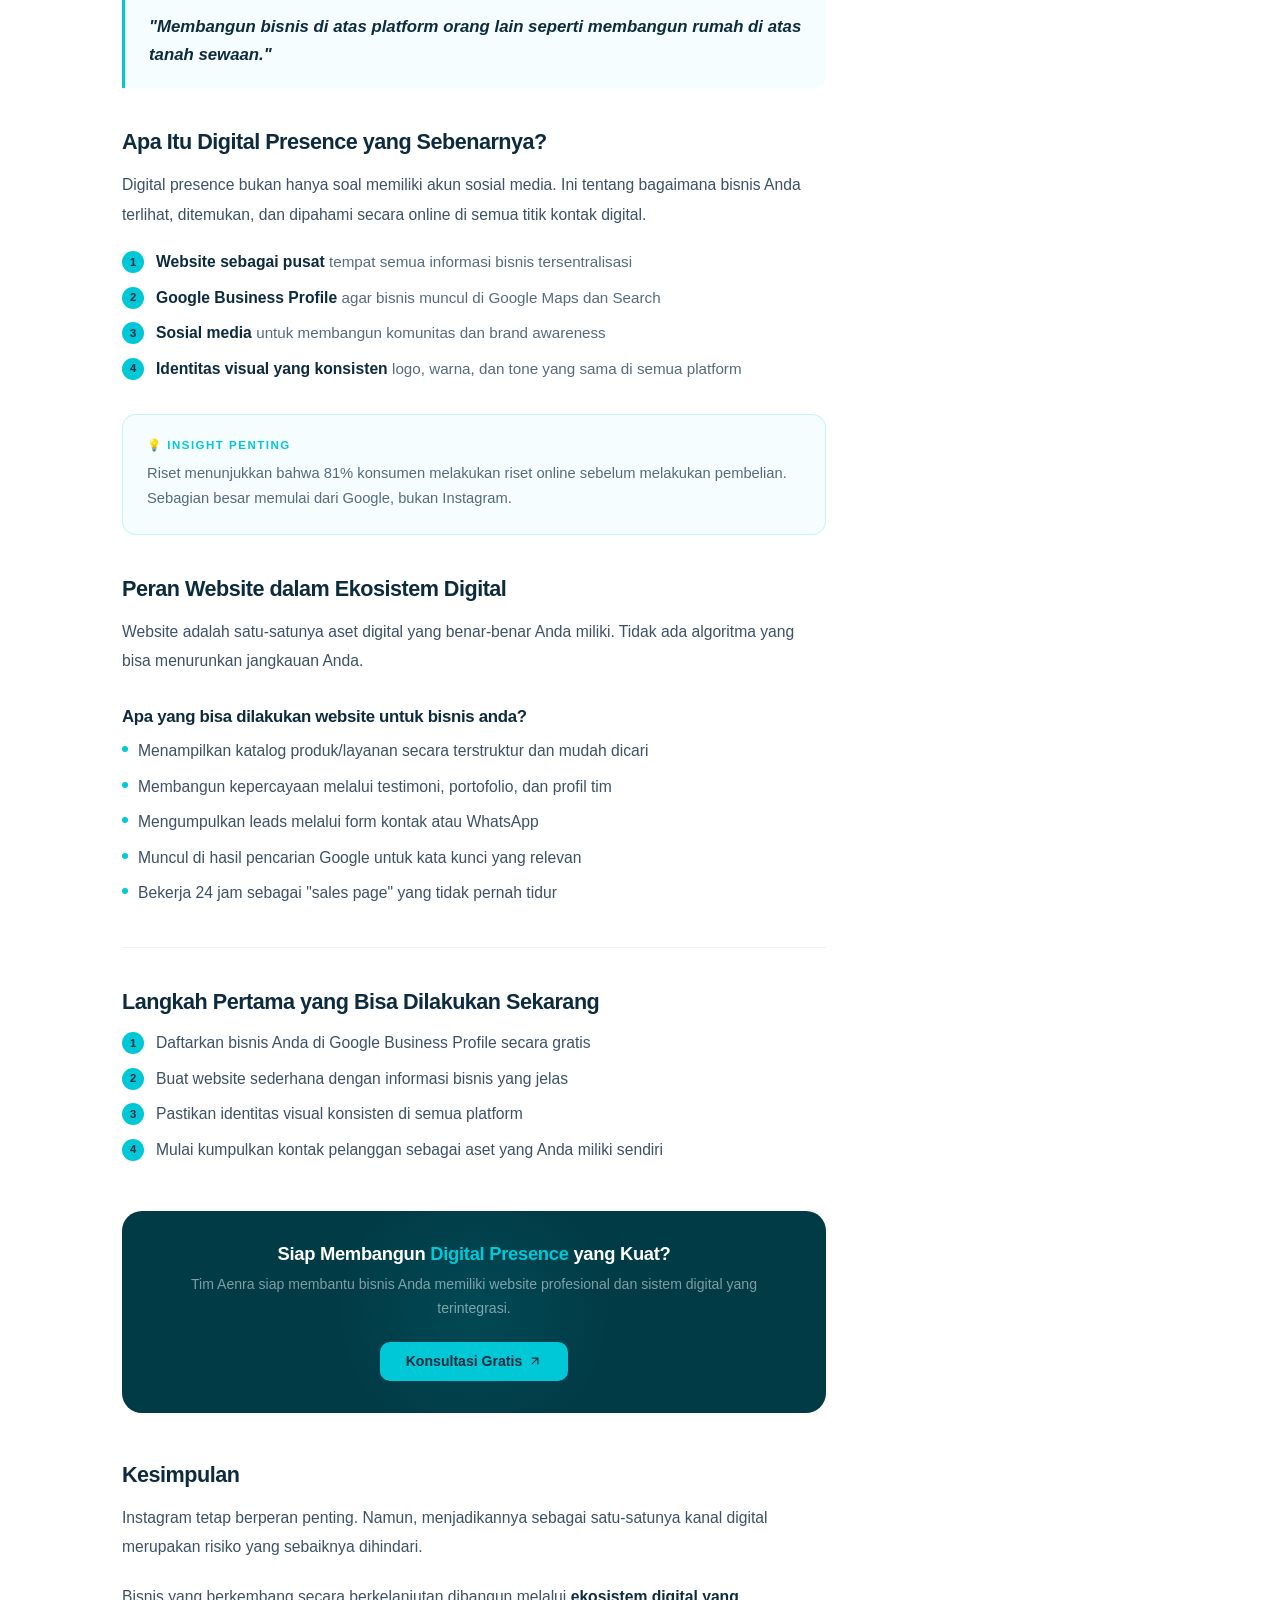
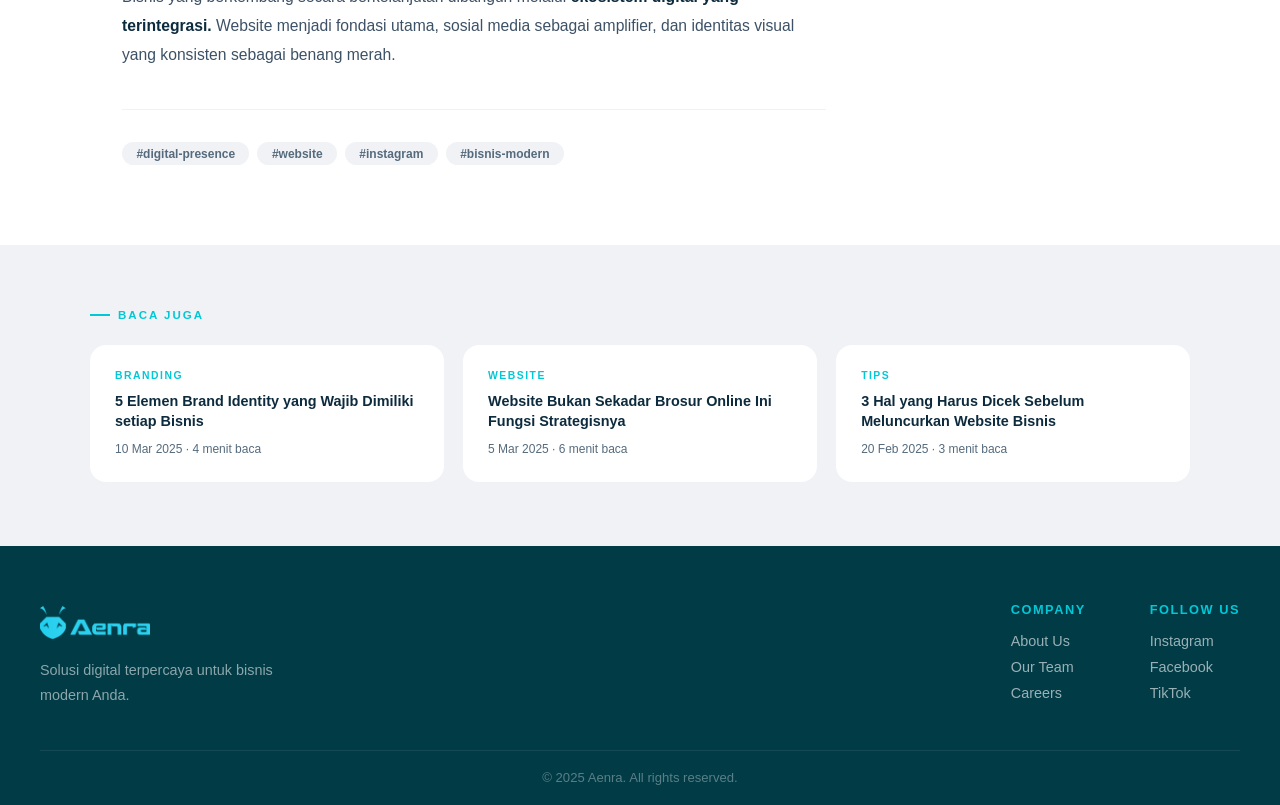
<file: artikel-digital-presence.html>
<!DOCTYPE html>
<html lang="id">
<head>
  <meta charset="UTF-8"/>
  <meta name="viewport" content="width=device-width, initial-scale=1.0"/>
  <title>Mengapa Bisnis Anda Butuh Lebih dari Sekadar Instagram – Aenra Blog</title>
  <meta name="description" content="Banyak bisnis mengandalkan Instagram sebagai satu-satunya kanal digital. Tapi apakah itu cukup? Artikel ini membahas mengapa digital presence yang terintegrasi jauh lebih efektif."/>
  <meta name="author" content="Aenra Studio"/>
  <meta property="og:title" content="Mengapa Bisnis Anda Butuh Lebih dari Sekadar Instagram"/>
  <meta property="og:type" content="article"/>
  <meta property="og:site_name" content="Aenra Studio"/>
  <link rel="icon" type="image/png" href="img/AENRA LOGO1.png">
  <link rel="preconnect" href="https://fonts.googleapis.com">
  <link rel="preconnect" href="https://fonts.gstatic.com" crossorigin>
  <link href="https://fonts.googleapis.com/css2?family=Plus+Jakarta+Sans:wght@300;400;500;600;700;800&display=swap" rel="stylesheet"/>
  <link rel="stylesheet" href="style.css"/>
  <style>
    .article-hero {
      background: #013b46;
      padding-top: 72px;
      position: relative;
      overflow: hidden;
    }
    .article-hero::before {
      content: '';
      position: absolute;
      width: 600px; height: 600px;
      background: radial-gradient(circle, rgba(0,200,215,0.1) 0%, transparent 65%);
      top: -120px; right: -120px;
      pointer-events: none;
    }
    .article-hero::after {
      content: '';
      position: absolute;
      width: 300px; height: 300px;
      background: radial-gradient(circle, rgba(0,200,215,0.06) 0%, transparent 65%);
      bottom: -60px; left: -60px;
      pointer-events: none;
    }
    .article-hero-inner {
      max-width: 1100px;
      margin: 0 auto;
      padding: 4rem 2rem 5rem;
      position: relative;
      z-index: 1;
    }
    .breadcrumb {
      display: flex; align-items: center; gap: 6px;
      font-size: 0.75rem; margin-bottom: 1.8rem; flex-wrap: wrap;
    }
    .breadcrumb a { color: rgba(255,255,255,0.4); text-decoration: none; transition: color 0.2s ease; }
    .breadcrumb a:hover { color: var(--cyan); }
    .breadcrumb-sep { color: rgba(255,255,255,0.15); }
    .breadcrumb-current { color: rgba(255,255,255,0.6); }
    .article-meta-top {
      display: flex; align-items: center; gap: 0.8rem;
      margin-bottom: 1.2rem; flex-wrap: wrap;
    }
    .article-category {
      background: rgba(0,200,215,0.12); color: var(--cyan);
      font-size: 0.65rem; font-weight: 700; letter-spacing: 1.5px;
      text-transform: uppercase; padding: 0.3rem 0.9rem;
      border-radius: 50px; border: 1px solid rgba(0,200,215,0.2);
    }
    .article-date, .article-read-time { font-size: 0.78rem; color: rgba(255,255,255,0.35); }
    .meta-dot { width: 3px; height: 3px; background: rgba(255,255,255,0.2); border-radius: 50%; }
    .article-title {
      font-size: clamp(1.8rem, 4.5vw, 3rem);
      font-weight: 800; color: var(--white);
      line-height: 1.12; letter-spacing: 0px;
      margin-bottom: 1.2rem; max-width: 800px;
    }
    .article-lead {
      font-size: 1.05rem; color: rgba(255,255,255,0.55);
      line-height: 1.8; margin-bottom: 2.5rem; max-width: 640px;
    }
    .article-author {
      display: flex; align-items: center; gap: 12px;
      padding-top: 1.5rem; border-top: 1px solid rgba(255,255,255,0.08);
      flex-wrap: wrap;
    }
    .author-avatar {
      width: 42px; height: 42px;
      background: linear-gradient(135deg, #025566, var(--cyan));
      border-radius: 50%; display: flex; align-items: center; justify-content: center;
      font-size: 0.9rem; font-weight: 800; color: var(--white); flex-shrink: 0;
    }
    .author-name { font-size: 0.88rem; font-weight: 700; color: var(--white); }
    .author-role { font-size: 0.72rem; color: rgba(255,255,255,0.35); }
    .article-share { display: flex; align-items: center; gap: 8px; margin-left: auto; }
    .share-label { font-size: 0.7rem; color: rgba(255,255,255,0.25); letter-spacing: 1.5px; text-transform: uppercase; }
    .share-btn {
      width: 34px; height: 34px;
      background: rgba(255,255,255,0.05);
      border: 1px solid rgba(255,255,255,0.1);
      border-radius: 8px; display: flex; align-items: center; justify-content: center;
      cursor: pointer; text-decoration: none; color: rgba(255,255,255,0.4);
      transition: all 0.2s ease;
    }
    .share-btn:hover { background: rgba(0,200,215,0.12); border-color: var(--cyan); color: var(--cyan); }

    .article-body { background: var(--white); }
    .article-layout {
      max-width: 1100px; margin: 0 auto;
      padding: 4rem 2rem 5rem;
      display: grid; grid-template-columns: 1fr 268px;
      gap: 4rem; align-items: start;
    }
    .article-content { min-width: 0; }
    .article-cover {
      width: 100%; height: 300px;
      background: linear-gradient(135deg, #013b46 0%, #00C8D7 100%);
      border-radius: 20px; margin-bottom: 2.5rem;
      display: flex; align-items: center; justify-content: center;
      position: relative; overflow: hidden;
    }
    .article-cover::before {
      content: ''; position: absolute; inset: 0;
      background-image: radial-gradient(circle at 30% 50%, rgba(255,255,255,0.04) 1px, transparent 1px);
      background-size: 32px 32px;
    }
    .article-cover-icon {
      width: 80px; height: 80px;
      background: rgba(255,255,255,0.1); border-radius: 20px;
      display: flex; align-items: center; justify-content: center;
      backdrop-filter: blur(8px); border: 1px solid rgba(255,255,255,0.15);
      position: relative; z-index: 1;
    }
    .article-content h2 {
      font-size: 1.35rem; font-weight: 800; color: var(--dark);
      letter-spacing: -0.5px; line-height: 1.3; margin: 2.5rem 0 0.9rem;
    }
    .article-content h3 {
      font-size: 1.05rem; font-weight: 700; color: var(--dark);
      letter-spacing: -0.3px; margin: 2rem 0 0.7rem;
    }
    .article-content p {
      font-size: 0.98rem; color: #3d5166;
      line-height: 1.85; margin-bottom: 1.3rem;
    }
    .article-content ul, .article-content ol {
      padding-left: 0; margin-bottom: 1.4rem;
      list-style: none; display: flex; flex-direction: column; gap: 0.55rem;
    }
    .article-content ul li {
      display: flex; align-items: flex-start;
      gap: 10px; font-size: 0.98rem; color: #3d5166; line-height: 1.7;
    }
    .article-content ul li::before {
      content: ''; width: 6px; height: 6px;
      background: var(--cyan); border-radius: 50%;
      flex-shrink: 0; margin-top: 8px;
    }
.article-content ol { counter-reset: ol-counter; }

.article-content ol li {
  display: flex; align-items: flex-start;
  gap: 12px; font-size: 0.98rem; color: #3d5166; line-height: 1.7;
  counter-increment: ol-counter;
  flex-wrap: wrap;
}

.article-content ol li::before {
  content: counter(ol-counter);
  background: var(--cyan); color: var(--dark);
  width: 22px; height: 22px; border-radius: 50%;
  display: flex; align-items: center; justify-content: center;
  font-size: 0.7rem; font-weight: 800; flex-shrink: 0; margin-top: 2px;
}

/* Wrapper isi teks agar strong dan span sejajar */
.article-content ol li > * { flex: 1; min-width: 0; }

.article-content ol li strong {
  display: inline;
  color: var(--dark);
  font-weight: 700;
}

.article-content ol li span {
  color: var(--text-muted);
  font-weight: 400;
  font-size: 0.95rem;
}
    .article-content blockquote {
      border-left: 3px solid var(--cyan);
      background: rgba(0,200,215,0.04);
      border-radius: 0 12px 12px 0;
      padding: 1.2rem 1.5rem; margin: 2rem 0;
    }
    .article-content blockquote p {
      font-size: 1.05rem; font-weight: 600; color: var(--dark);
      font-style: italic; margin: 0; line-height: 1.65;
    }
    .highlight-box {
      background: rgba(0,200,215,0.04);
      border: 1px solid rgba(0,200,215,0.18);
      border-radius: 14px; padding: 1.4rem 1.5rem; margin: 2rem 0;
    }
    .highlight-box-title {
      font-size: 0.72rem; font-weight: 700; letter-spacing: 1.5px;
      text-transform: uppercase; color: var(--cyan); margin-bottom: 0.6rem;
    }
    .highlight-box p { font-size: 0.92rem; color: var(--text-muted); margin: 0; line-height: 1.7; }
    .article-content strong { color: var(--dark); font-weight: 700; }
    .article-divider { border: none; border-top: 1px solid var(--light-bg); margin: 2.5rem 0; }
    .article-tags {
      display: flex; flex-wrap: wrap; gap: 0.5rem;
      margin-top: 2.5rem; padding-top: 2rem;
      border-top: 1px solid var(--light-bg);
    }
    .article-tag {
      background: var(--light-bg); color: var(--text-muted);
      font-size: 0.75rem; font-weight: 600; padding: 0.3rem 0.9rem;
      border-radius: 50px; text-decoration: none; transition: all 0.2s ease;
    }
    .article-tag:hover { background: rgba(0,200,215,0.1); color: var(--cyan); }
    .article-cta {
      background: #013b46; border-radius: 20px; padding: 2rem;
      text-align: center; margin: 3rem 0; position: relative; overflow: hidden;
    }
    .article-cta::before {
      content: ''; position: absolute;
      width: 300px; height: 300px;
      background: radial-gradient(circle, rgba(0,200,215,0.1) 0%, transparent 65%);
      top: 50%; left: 50%; transform: translate(-50%, -50%); pointer-events: none;
    }
    .article-cta-inner { position: relative; z-index: 1; }
    .article-cta h4 { font-size: 1.15rem; font-weight: 800; color: var(--white); margin-bottom: 0.5rem; letter-spacing: -0.3px; }
    .article-cta h4 span { color: var(--cyan); }
    .article-cta p { font-size: 0.88rem; color: rgba(255,255,255,0.5); margin-bottom: 1.4rem; line-height: 1.65; }
    .article-cta-btn {
      display: inline-flex; align-items: center; gap: 6px;
      background: var(--cyan); color: var(--dark);
      text-decoration: none; font-size: 0.88rem; font-weight: 700;
      padding: 0.7rem 1.6rem; border-radius: 10px;
      transition: background 0.3s ease, transform 0.2s ease;
    }
    .article-cta-btn:hover { background: #00e5f5; transform: translateY(-2px); }

    .article-sidebar { position: sticky; top: 88px; }
    .toc-card, .related-card {
      background: var(--light-bg); border-radius: 16px;
      padding: 1.4rem; margin-bottom: 1.2rem;
    }
    .toc-title, .related-title {
      font-size: 0.72rem; font-weight: 700; letter-spacing: 1.5px;
      text-transform: uppercase; color: var(--dark); margin-bottom: 1rem;
      padding-bottom: 0.7rem; border-bottom: 2px solid rgba(0,200,215,0.15);
    }
    .toc-list { list-style: none; display: flex; flex-direction: column; gap: 0.3rem; }
    .toc-list li a {
      font-size: 0.82rem; color: var(--text-muted); text-decoration: none;
      display: block; padding: 0.3rem 0 0.3rem 10px;
      border-left: 2px solid transparent; transition: all 0.2s ease; line-height: 1.4;
    }
    .toc-list li a:hover, .toc-list li a.active { color: var(--cyan); border-left-color: var(--cyan); }
    .related-post {
      display: flex; gap: 10px; padding: 0.7rem 0;
      border-bottom: 1px solid rgba(0,0,0,0.05);
      text-decoration: none; transition: opacity 0.2s ease; align-items: flex-start;
    }
    .related-post:last-child { border-bottom: none; padding-bottom: 0; }
    .related-post:hover { opacity: 0.7; }
    .related-post-dot {
      width: 34px; height: 34px; border-radius: 8px;
      flex-shrink: 0; display: flex; align-items: center; justify-content: center;
    }
    .related-post-info h5 { font-size: 0.8rem; font-weight: 600; color: var(--dark); line-height: 1.35; margin-bottom: 0.2rem; }
    .related-post-info span { font-size: 0.7rem; color: var(--text-muted); }
    .sidebar-article-cta { background: #013b46; border-radius: 16px; padding: 1.5rem; text-align: center; }
    .sidebar-article-cta h4 { font-size: 0.92rem; font-weight: 700; color: var(--white); margin-bottom: 0.5rem; }
    .sidebar-article-cta p { font-size: 0.78rem; color: rgba(255,255,255,0.4); line-height: 1.6; margin-bottom: 1rem; }
    .sidebar-article-cta a {
      display: block; background: var(--cyan); color: var(--dark);
      text-decoration: none; font-size: 0.82rem; font-weight: 700;
      padding: 0.65rem 1rem; border-radius: 8px; transition: background 0.2s ease;
    }
    .sidebar-article-cta a:hover { background: #00e5f5; }

    .more-articles { background: var(--light-bg); padding: 4rem 2rem; }
    .more-articles-inner { max-width: 1100px; margin: 0 auto; }
    .more-articles-label {
      font-size: 0.72rem; font-weight: 700; letter-spacing: 2px;
      text-transform: uppercase; color: var(--cyan); margin-bottom: 1.5rem;
      display: flex; align-items: center; gap: 8px;
    }
    .more-articles-label::before { content: ''; display: block; width: 20px; height: 2px; background: var(--cyan); }
    .more-articles-grid { display: grid; grid-template-columns: repeat(3, 1fr); gap: 1.2rem; }
    .more-article-card {
      background: var(--white); border-radius: 16px; padding: 1.5rem;
      text-decoration: none; display: block; border: 1px solid transparent;
      transition: transform 0.3s ease, box-shadow 0.3s ease, border-color 0.3s ease;
    }
    .more-article-card:hover { transform: translateY(-4px); box-shadow: 0 12px 36px rgba(0,200,215,0.1); border-color: rgba(0,200,215,0.15); }
    .more-card-cat { font-size: 0.65rem; font-weight: 700; letter-spacing: 1.5px; text-transform: uppercase; color: var(--cyan); margin-bottom: 0.6rem; }
    .more-article-card h4 { font-size: 0.9rem; font-weight: 700; color: var(--dark); line-height: 1.4; margin-bottom: 0.5rem; }
    .more-article-card span { font-size: 0.75rem; color: var(--text-muted); }

    @media (max-width: 900px) {
      .article-layout { grid-template-columns: 1fr; gap: 2.5rem; }
      .article-sidebar { position: static; }
      .more-articles-grid { grid-template-columns: repeat(2, 1fr); }
    }
    @media (max-width: 768px) {
      .article-hero-inner { padding: 3rem 1.5rem 4rem; }
      .article-layout { padding: 3rem 1.5rem 4rem; }
      .article-title { font-size: clamp(1.6rem, 6vw, 2.2rem); letter-spacing: -1px; }
      .article-share { margin-left: 0; width: 100%; }
      .more-articles { padding: 3rem 1.5rem; }
    }
    @media (max-width: 480px) {
      .article-hero-inner { padding: 2.5rem 1.2rem 3.5rem; }
      .article-layout { padding: 2.5rem 1.2rem 4rem; }
      .article-cover { height: 200px; border-radius: 14px; }
      .more-articles { padding: 2.5rem 1.2rem; }
      .more-articles-grid { grid-template-columns: 1fr; }
    }
  </style>
</head>
<body>

  <header class="navbar" id="navbar">
    <div class="nav-container">
      <div class="logo">
        <a href="index.html">
          <img src="img/AENRA LOGO.png" style="width:110px;height:40px;object-fit:contain;">
        </a>
      </div>
      <nav class="nav-links">
        <a href="index.html#service" class="nav-link">Service</a>
        <a href="index.html#project" class="nav-link">Project</a>
        <a href="index.html#contact" class="nav-link">Contact</a>
        <a href="blog.html" class="nav-link active">Blog</a>
      </nav>
      <button class="hamburger" id="hamburger" aria-label="Toggle menu">
        <span></span><span></span><span></span>
      </button>
    </div>
    <div class="mobile-menu" id="mobileMenu">
      <a href="index.html#service" class="mobile-link">Service</a>
      <a href="index.html#project" class="mobile-link">Project</a>
      <a href="blog.html" class="mobile-link">Blog</a>
      <a href="index.html#contact" class="mobile-link">Contact</a>
    </div>
  </header>

  <section class="article-hero">
    <div class="article-hero-inner">
      <nav class="breadcrumb">
        <a href="index.html">Home</a>
        <span class="breadcrumb-sep">/</span>
        <a href="blog.html">Blog</a>
        <span class="breadcrumb-sep">/</span>
        <span class="breadcrumb-current">Digital Presence</span>
      </nav>
      <div class="article-meta-top">
        <span class="article-category">Digital Presence</span>
        <div class="meta-dot"></div>
        <span class="article-date">15 Maret 2025</span>
        <div class="meta-dot"></div>
        <span class="article-read-time">⏱ 5 menit baca</span>
      </div>
      <h1 class="article-title">Mengapa Bisnis Anda Butuh Lebih dari Sekadar Instagram</h1>
      <p class="article-lead">Banyak bisnis mengandalkan Instagram sebagai satu-satunya kanal digital. Tapi apakah itu cukup untuk pertumbuhan jangka panjang?</p>
      <div class="article-author">

        <div class="author-info">
          <div class="author-name">Tim Aenra</div>
          <div class="author-role">Aenra Studio</div>
        </div>
        <div class="article-share">
          <span class="share-label">Share</span>
          <a class="share-btn" href="https://wa.me/?text=Baca artikel ini: " target="_blank" title="WhatsApp">
            <svg width="14" height="14" viewBox="0 0 24 24" fill="currentColor"><path d="M17.472 14.382c-.297-.149-1.758-.867-2.03-.967-.273-.099-.471-.148-.67.15-.197.297-.767.966-.94 1.164-.173.199-.347.223-.644.075-.297-.15-1.255-.463-2.39-1.475-.883-.788-1.48-1.761-1.653-2.059-.173-.297-.018-.458.13-.606.134-.133.298-.347.446-.52.149-.174.198-.298.298-.497.099-.198.05-.371-.025-.52-.075-.149-.669-1.612-.916-2.207-.242-.579-.487-.5-.669-.51-.173-.008-.371-.01-.57-.01-.198 0-.52.074-.792.372-.272.297-1.04 1.016-1.04 2.479 0 1.462 1.065 2.875 1.213 3.074.149.198 2.096 3.2 5.077 4.487.709.306 1.262.489 1.694.625.712.227 1.36.195 1.871.118.571-.085 1.758-.719 2.006-1.413.248-.694.248-1.289.173-1.413-.074-.124-.272-.198-.57-.347m-5.421 7.403h-.004a9.87 9.87 0 01-5.031-1.378l-.361-.214-3.741.982.998-3.648-.235-.374a9.86 9.86 0 01-1.51-5.26c.001-5.45 4.436-9.884 9.888-9.884 2.64 0 5.122 1.03 6.988 2.898a9.825 9.825 0 012.893 6.994c-.003 5.45-4.437 9.884-9.885 9.884m8.413-18.297A11.815 11.815 0 0012.05 0C5.495 0 .16 5.335.157 11.892c0 2.096.547 4.142 1.588 5.945L.057 24l6.305-1.654a11.882 11.882 0 005.683 1.448h.005c6.554 0 11.89-5.335 11.893-11.893a11.821 11.821 0 00-3.48-8.413z"/></svg>
          </a>
          <button class="share-btn" id="copyLink" title="Copy link">
            <svg width="14" height="14" viewBox="0 0 24 24" fill="none"><path d="M10 13a5 5 0 007.54.54l3-3a5 5 0 00-7.07-7.07l-1.72 1.71" stroke="currentColor" stroke-width="2" stroke-linecap="round" stroke-linejoin="round"/><path d="M14 11a5 5 0 00-7.54-.54l-3 3a5 5 0 007.07 7.07l1.71-1.71" stroke="currentColor" stroke-width="2" stroke-linecap="round" stroke-linejoin="round"/></svg>
          </button>
        </div>
      </div>
    </div>
  </section>

  <div class="article-body">
    <div class="article-layout">
      <article class="article-content">
        <div class="article-cover">
          <div class="article-cover-icon">
            <svg width="36" height="36" viewBox="0 0 24 24" fill="none">
              <path d="M12 2L2 7l10 5 10-5-10-5z" stroke="#00C8D7" stroke-width="1.5" stroke-linejoin="round"/>
              <path d="M2 17l10 5 10-5M2 12l10 5 10-5" stroke="#00C8D7" stroke-width="1.5" stroke-linejoin="round"/>
            </svg>
          </div>
        </div>

        <p>Di era digital saat ini, hampir seluruh pelaku bisnis telah memiliki akun Instagram sebagai salah satu media utama dalam mempromosikan produk. Berbagai strategi dilakukan, mulai dari menampilkan foto produk yang menarik, menulis caption yang engaging, hingga memanfaatkan konten video pendek. Namun, pertanyaannya adalah,
           apakah kehadiran di Instagram saja sudah cukup untuk membangun bisnis yang profesional?</p>
        <p>Jawabannya: <strong>tidak</strong> Instagram saja belum cukup untuk membangun bisnis yang profesional dan berkelanjutan. Pada artikel ini, akan dijelaskan secara singkat alasan di balik hal tersebut.</p>

        <h2 id="masalah-instagram">Masalah dengan Mengandalkan Satu Platform</h2>
        <p>Instagram adalah alat pemasaran yang luar biasa. Tapi ada beberapa keterbatasan fundamental yang sering diabaikan pemilik bisnis.</p>
        <ul>
          <li>Algoritma Instagram bisa berubah kapan saja, dan jangkauan konten Anda bisa turun drastis dari hari ke hari</li>
          <li>Anda tidak memiliki data pelanggan yang sesugguhnya, kendali atas data tersebut berada pada Meta</li>
          <li>Informasi bisnis Anda tersebar dan tidak terstruktur di antara ratusan postingan</li>
          <li>Konsumen potensial akan mencari di beberapa platform terlebih dahulu sebelum membeli</li>
        </ul>
        <blockquote><p>"Membangun bisnis di atas platform orang lain seperti membangun rumah di atas tanah sewaan."</p></blockquote>

        <h2 id="digital-presence">Apa Itu Digital Presence yang Sebenarnya?</h2>
        <p>Digital presence bukan hanya soal memiliki akun sosial media. Ini tentang bagaimana bisnis Anda terlihat, ditemukan, dan dipahami secara online  di semua titik kontak digital.</p>
<ol>
  <li>
    <div>
      <strong>Website sebagai pusat</strong>
      <span>  tempat semua informasi bisnis tersentralisasi</span>
    </div>
  </li>
  <li>
    <div>
      <strong>Google Business Profile</strong>
      <span>  agar bisnis muncul di Google Maps dan Search</span>
    </div>
  </li>
  <li>
    <div>
      <strong>Sosial media</strong>
      <span>  untuk membangun komunitas dan brand awareness</span>
    </div>
  </li>
  <li>
    <div>
      <strong>Identitas visual yang konsisten</strong>
      <span>  logo, warna, dan tone yang sama di semua platform</span>
    </div>
  </li>
</ol>
        <div class="highlight-box">
          <div class="highlight-box-title">💡 Insight Penting</div>
          <p>Riset menunjukkan bahwa 81% konsumen melakukan riset online sebelum melakukan pembelian. 
            Sebagian besar memulai dari Google, bukan Instagram.</p>
        </div>

        <h2 id="peran-website">Peran Website dalam Ekosistem Digital</h2>
        <p>Website adalah satu-satunya aset digital yang benar-benar Anda miliki. Tidak ada algoritma yang bisa menurunkan jangkauan Anda.</p>
        <h3>Apa yang bisa dilakukan website untuk bisnis anda?</h3>
        <ul>
          <li>Menampilkan katalog produk/layanan secara terstruktur dan mudah dicari</li>
          <li>Membangun kepercayaan melalui testimoni, portofolio, dan profil tim</li>
          <li>Mengumpulkan leads melalui form kontak atau WhatsApp</li>
          <li>Muncul di hasil pencarian Google untuk kata kunci yang relevan</li>
          <li>Bekerja 24 jam sebagai "sales page" yang tidak pernah tidur</li>
        </ul>

        <hr class="article-divider"/>

        <h2 id="langkah-pertama">Langkah Pertama yang Bisa Dilakukan Sekarang</h2>
        <ol>
          <li>Daftarkan bisnis Anda di Google Business Profile secara gratis</li>
          <li>Buat website sederhana dengan informasi bisnis yang jelas</li>
          <li>Pastikan identitas visual konsisten di semua platform</li>
          <li>Mulai kumpulkan kontak pelanggan sebagai aset yang Anda miliki sendiri</li>
        </ol>

        <div class="article-cta">
          <div class="article-cta-inner">
            <h4>Siap Membangun <span>Digital Presence</span> yang Kuat?</h4>
            <p>Tim Aenra siap membantu bisnis Anda memiliki website profesional dan sistem digital yang terintegrasi.</p>
            <a href="index.html#contact" class="article-cta-btn">
              Konsultasi Gratis
              <svg width="14" height="14" viewBox="0 0 24 24" fill="none"><path d="M7 17L17 7M17 7H7M17 7v10" stroke="currentColor" stroke-width="2" stroke-linecap="round"/></svg>
            </a>
          </div>
        </div>

        <h2 id="kesimpulan">Kesimpulan</h2>
        <p>Instagram tetap berperan penting. Namun, menjadikannya sebagai satu-satunya kanal digital merupakan risiko yang sebaiknya dihindari.</p>
        <p>Bisnis yang berkembang secara berkelanjutan dibangun melalui <strong> ekosistem digital yang terintegrasi.</strong> Website menjadi fondasi utama, sosial media sebagai amplifier, dan identitas visual yang konsisten sebagai benang merah.</p>

        <div class="article-tags">
          <a href="blog.html" class="article-tag">#digital-presence</a>
          <a href="blog.html" class="article-tag">#website</a>
          <a href="blog.html" class="article-tag">#instagram</a>
          <a href="blog.html" class="article-tag">#bisnis-modern</a>
        </div>
      </article>

      <aside class="article-sidebar">
        <div class="toc-card">
          <div class="toc-title">Daftar Isi</div>
          <ul class="toc-list">
            <li><a href="#masalah-instagram">Masalah Satu Platform</a></li>
            <li><a href="#digital-presence">Apa Itu Digital Presence?</a></li>
            <li><a href="#peran-website">Peran Website</a></li>
            <li><a href="#langkah-pertama">Langkah Pertama</a></li>
            <li><a href="#kesimpulan">Kesimpulan</a></li>
          </ul>
        </div>
        <div class="related-card">
          <div class="related-title">Artikel Terkait</div>
          <a href="#" class="related-post">
            <div class="related-post-dot" style="background:linear-gradient(135deg,#013b46,#00C8D7)">
              <svg width="14" height="14" viewBox="0 0 24 24" fill="none"><circle cx="12" cy="12" r="3" stroke="#fff" stroke-width="1.5"/></svg>
            </div>
            <div class="related-post-info">
              <h5>5 Elemen Brand Identity untuk setiap Bisnis</h5>
              <span>Branding · 4 menit</span>
            </div>
          </a>
          <a href="#" class="related-post">
            <div class="related-post-dot" style="background:linear-gradient(135deg,#164863,#427D9D)">
              <svg width="14" height="14" viewBox="0 0 24 24" fill="none"><rect x="2" y="3" width="20" height="14" rx="2" stroke="#fff" stroke-width="1.5"/></svg>
            </div>
            <div class="related-post-info">
              <h5>Website Bukan Sekadar Brosur Online</h5>
              <span>Website · 6 menit</span>
            </div>
          </a>
          <a href="#" class="related-post">
            <div class="related-post-dot" style="background:linear-gradient(135deg,#013b46,#0a6b50)">
              <svg width="14" height="14" viewBox="0 0 24 24" fill="none"><path d="M9 11l3 3L22 4" stroke="#fff" stroke-width="1.5"/></svg>
            </div>

          </a>
        </div>
        <div class="sidebar-article-cta">
          <h4>Bangun Digital Presence Bisnis Anda</h4>
          <p>Konsultasi gratis dengan tim Aenra sekarang.</p>
          <a href="index.html#contact">Mulai Sekarang →</a>
        </div>
      </aside>
    </div>
  </div>

  <section class="more-articles">
    <div class="more-articles-inner">
      <div class="more-articles-label">Baca Juga</div>
      <div class="more-articles-grid">
        <a href="#" class="more-article-card">
          <div class="more-card-cat">Branding</div>
          <h4>5 Elemen Brand Identity yang Wajib Dimiliki setiap Bisnis</h4>
          <span>10 Mar 2025 · 4 menit baca</span>
        </a>
        <a href="#" class="more-article-card">
          <div class="more-card-cat">Website</div>
          <h4>Website Bukan Sekadar Brosur Online  Ini Fungsi Strategisnya</h4>
          <span>5 Mar 2025 · 6 menit baca</span>
        </a>
        <a href="#" class="more-article-card">
          <div class="more-card-cat">Tips</div>
          <h4>3 Hal yang Harus Dicek Sebelum Meluncurkan Website Bisnis</h4>
          <span>20 Feb 2025 · 3 menit baca</span>
        </a>
      </div>
    </div>
  </section>

  <footer class="footer">
    <div class="footer-container">
      <div class="footer-left">
        <div class="logo">
          <img src="img/AENRA LOGO.png" style="width:110px;height:40px;object-fit:contain;">
        </div>
        <p>Solusi digital terpercaya untuk bisnis modern Anda.</p>
      </div>
      <div class="footer-links">
        <div class="footer-col">
          <h4>Company</h4>
          <a href="about.html">About Us</a>
          <a href="#">Our Team</a>
          <a href="#">Careers</a>
        </div>
        <div class="footer-col">
          <h4>Follow Us</h4>
          <a href="#">Instagram</a>
          <a href="#">Facebook</a>
          <a href="#">TikTok</a>
        </div>
      </div>
    </div>
    <div class="footer-bottom">
      <p>© 2025 Aenra. All rights reserved.</p>
    </div>
  </footer>

  <script>
    const navbar = document.getElementById('navbar');
    window.addEventListener('scroll', () => navbar.classList.toggle('scrolled', window.scrollY > 40));

    const hamburger = document.getElementById('hamburger');
    const mobileMenu = document.getElementById('mobileMenu');
    hamburger.addEventListener('click', () => {
      hamburger.classList.toggle('active');
      mobileMenu.classList.toggle('open');
    });
    document.querySelectorAll('.mobile-link').forEach(l => l.addEventListener('click', () => {
      hamburger.classList.remove('active');
      mobileMenu.classList.remove('open');
    }));

    const observer = new IntersectionObserver((entries) => {
      entries.forEach(e => { if (e.isIntersecting) { e.target.classList.add('visible'); observer.unobserve(e.target); } });
    }, { threshold: 0.1 });
    document.querySelectorAll('[data-animate]').forEach(el => observer.observe(el));

    document.getElementById('copyLink').addEventListener('click', () => {
      navigator.clipboard.writeText(window.location.href).then(() => {
        const btn = document.getElementById('copyLink');
        btn.style.borderColor = 'var(--cyan)';
        btn.style.color = 'var(--cyan)';
        setTimeout(() => { btn.style.borderColor = ''; btn.style.color = ''; }, 1500);
      });
    });

    const tocLinks = document.querySelectorAll('.toc-list a');
    const headings = document.querySelectorAll('.article-content h2');
    window.addEventListener('scroll', () => {
      let current = '';
      headings.forEach(h => { if (window.scrollY >= h.offsetTop - 110) current = '#' + h.id; });
      tocLinks.forEach(link => link.classList.toggle('active', link.getAttribute('href') === current));
    });
  </script>
</body>
</html>
</file>
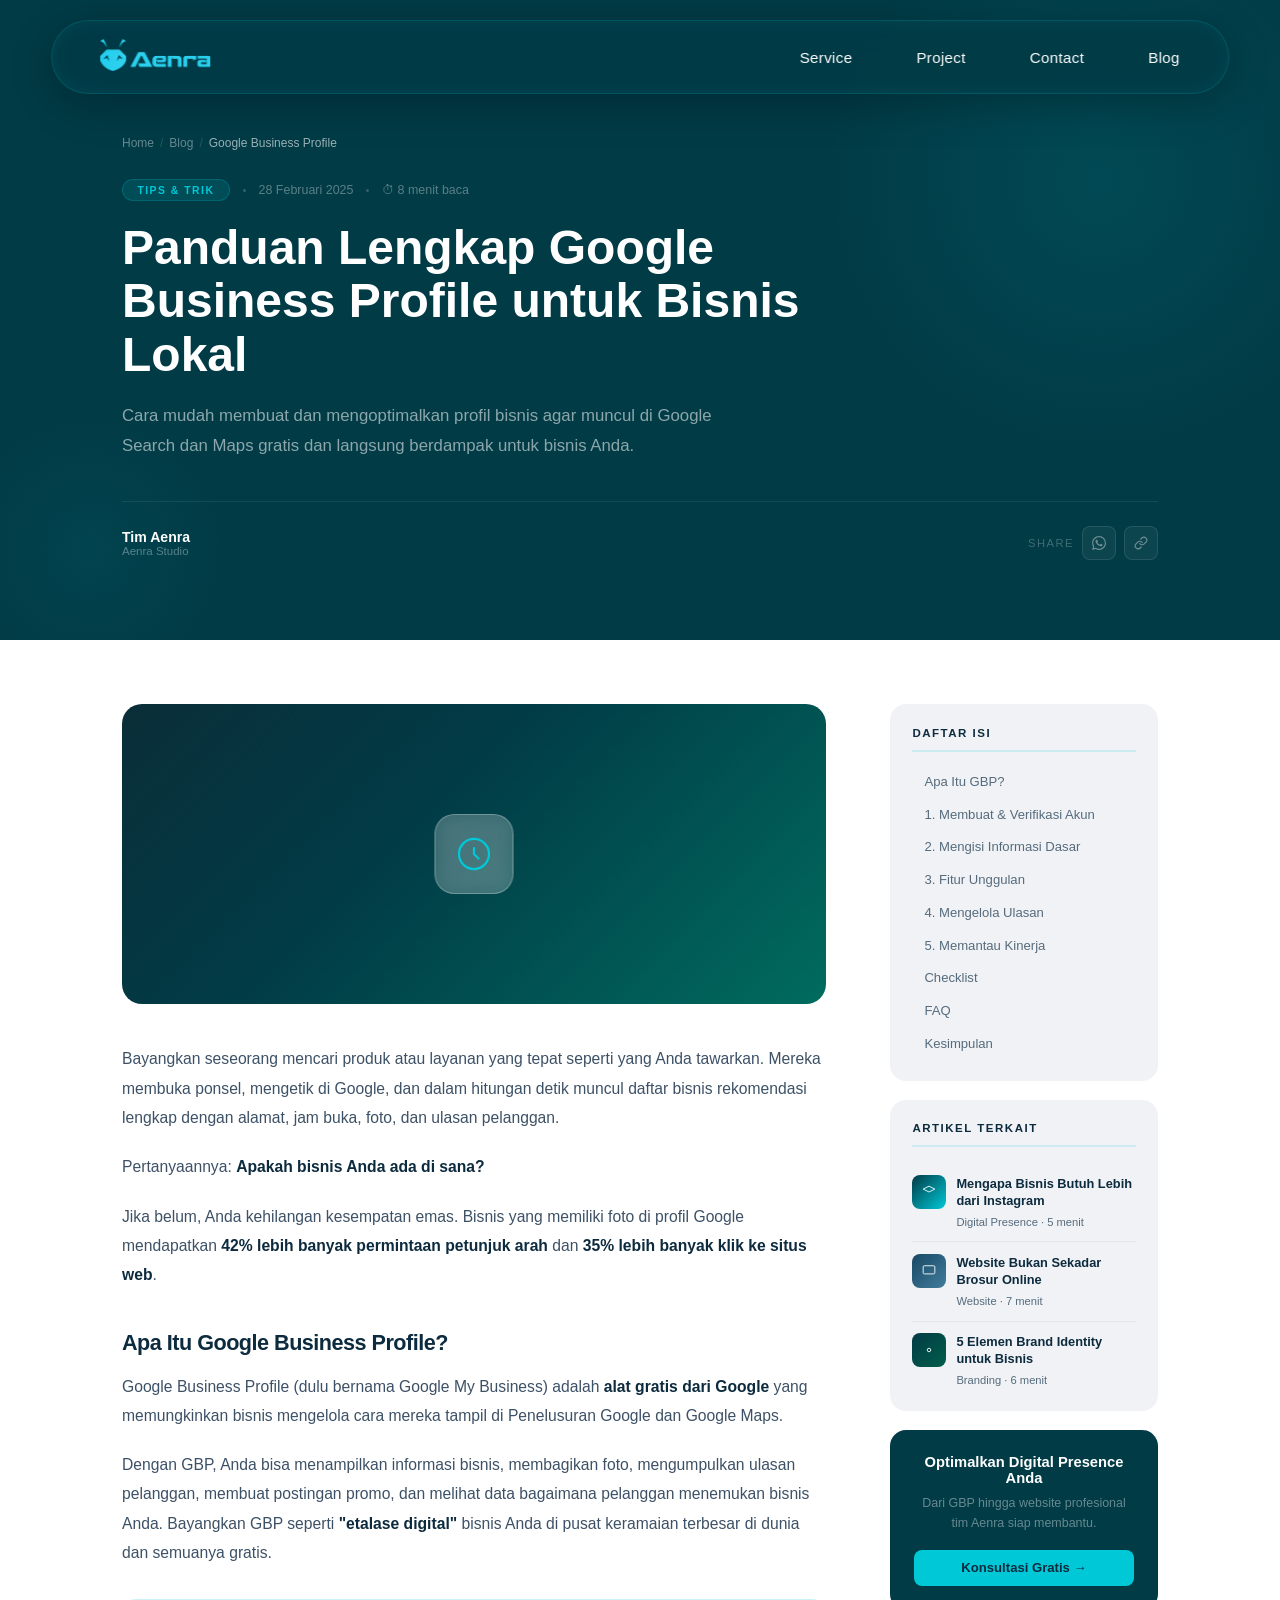
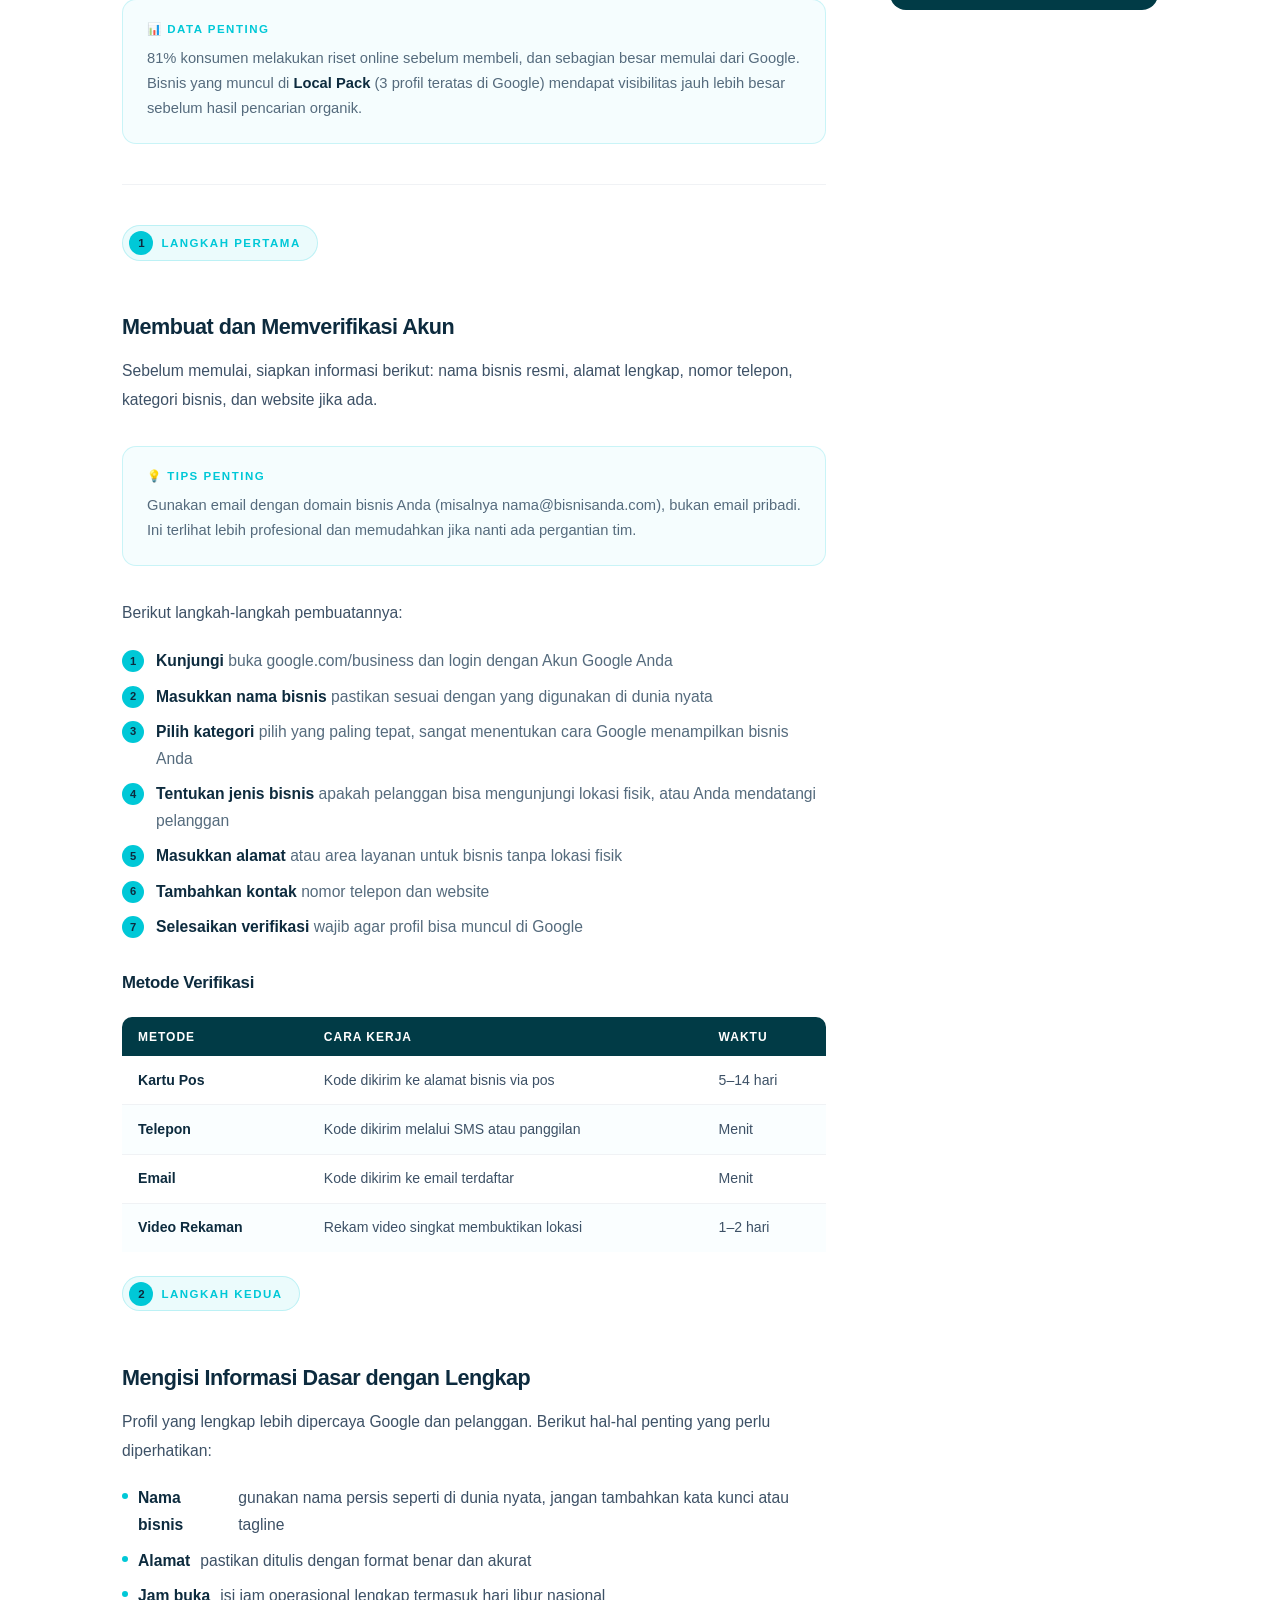
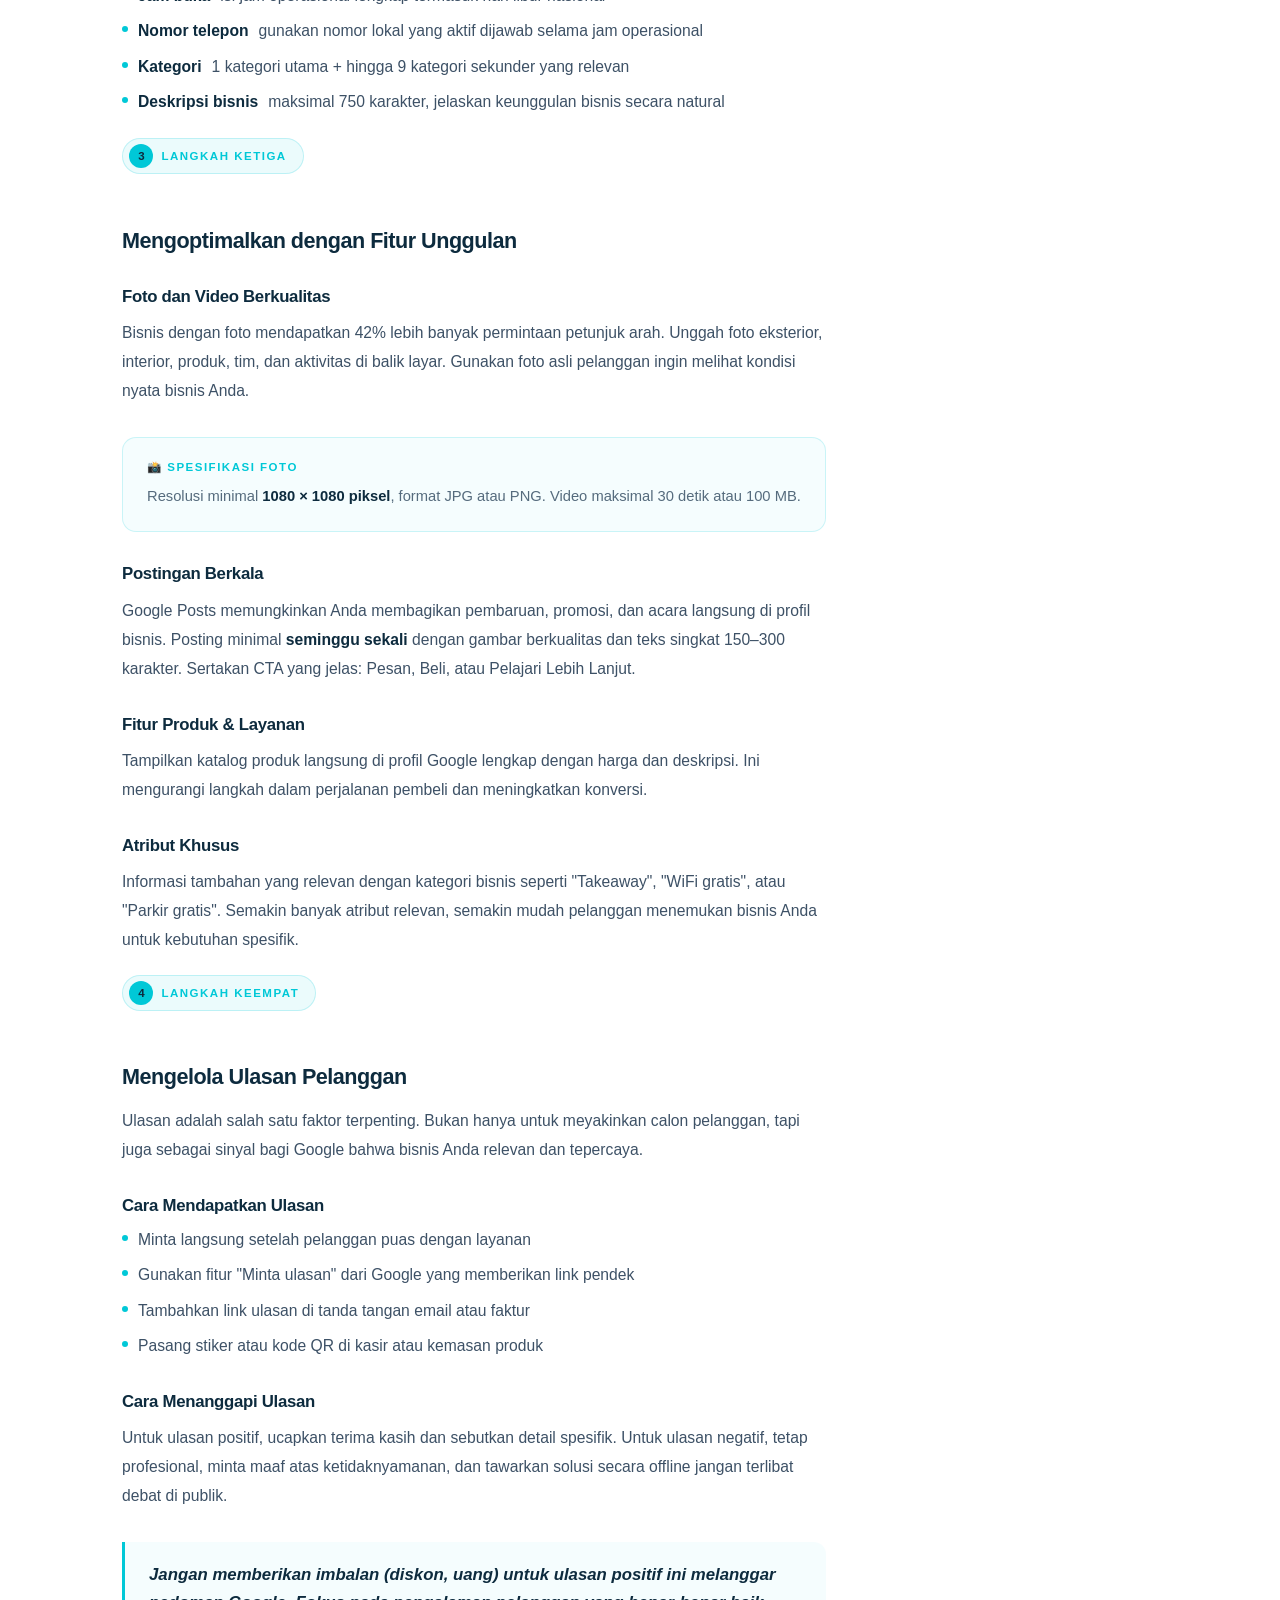
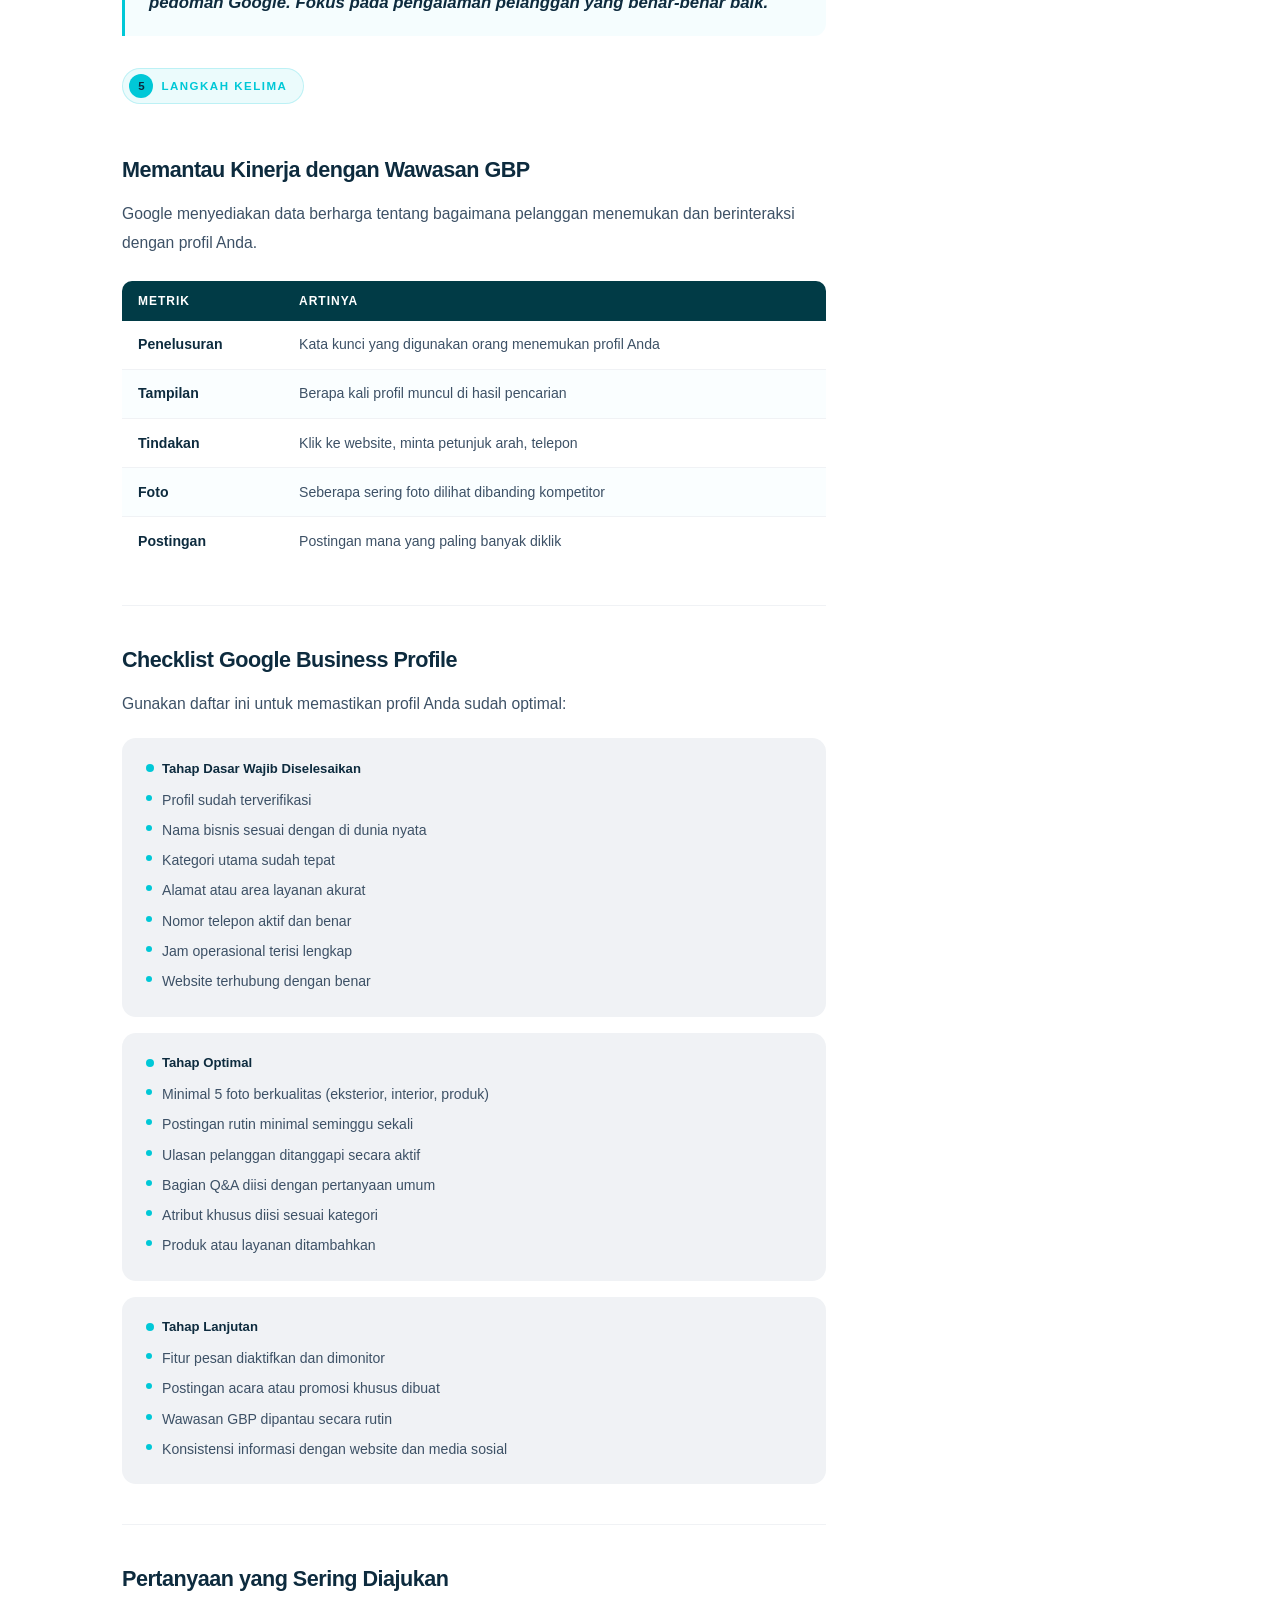
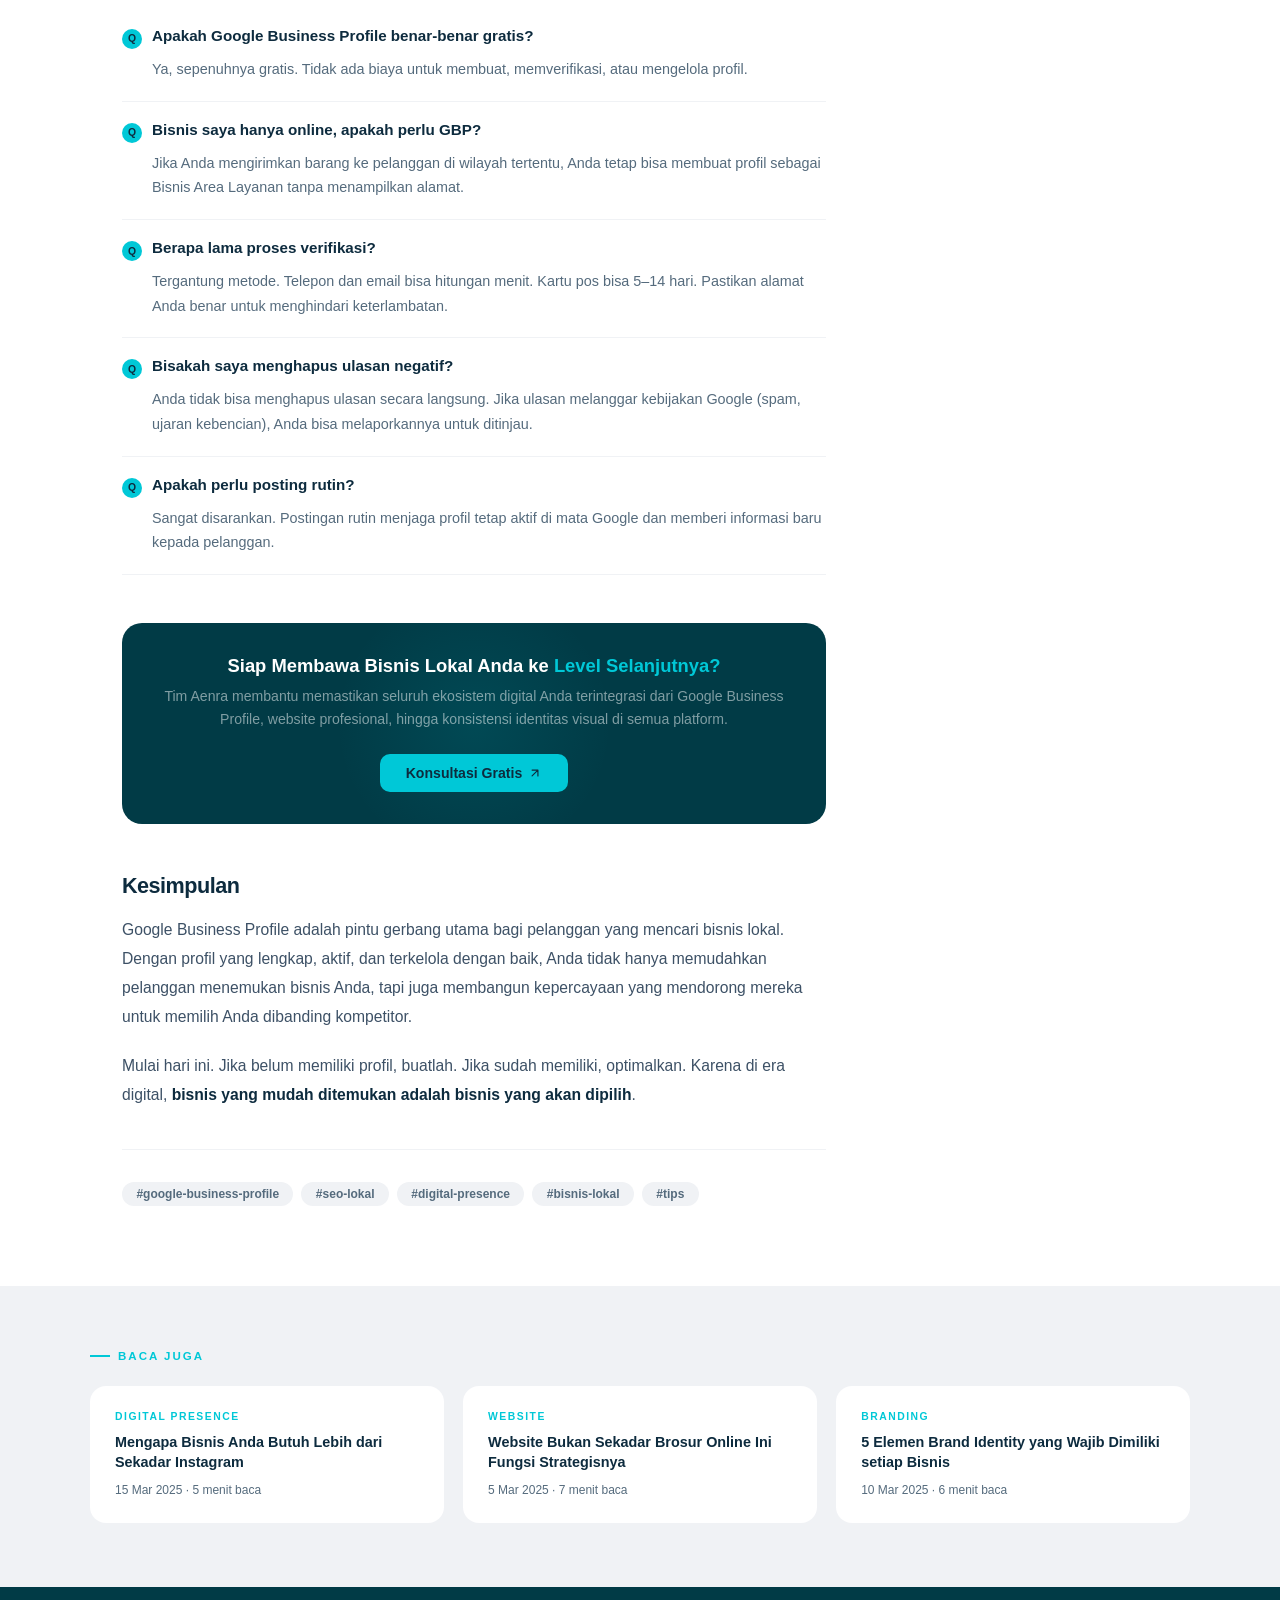
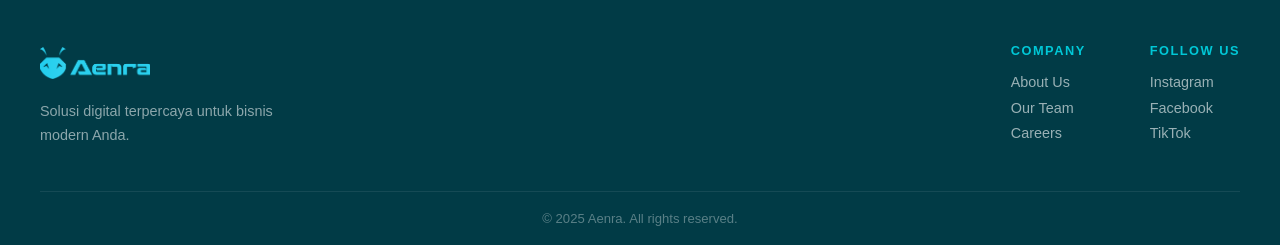
<file: artikel-google-business.html>
<!DOCTYPE html>
<html lang="id">
<head>
  <meta charset="UTF-8"/>
  <meta name="viewport" content="width=device-width, initial-scale=1.0"/>
  <title>Panduan Lengkap Google Business Profile untuk Bisnis Lokal – Aenra Blog</title>
  <meta name="description" content="Cara mudah membuat dan mengoptimalkan Google Business Profile agar bisnis lokal Anda mudah ditemukan di Google Search dan Maps."/>
  <meta name="author" content="Aenra Studio"/>
  <meta property="og:title" content="Panduan Lengkap Google Business Profile untuk Bisnis Lokal"/>
  <meta property="og:type" content="article"/>
  <meta property="og:site_name" content="Aenra Studio"/>
  <link rel="icon" type="image/png" href="img/AENRA LOGO1.png">
  <link rel="preconnect" href="https://fonts.googleapis.com">
  <link rel="preconnect" href="https://fonts.gstatic.com" crossorigin>
  <link href="https://fonts.googleapis.com/css2?family=Plus+Jakarta+Sans:wght@300;400;500;600;700;800&display=swap" rel="stylesheet"/>
  <link rel="stylesheet" href="style.css"/>
  <style>
    .article-hero {
      background: #013b46;
      padding-top: 72px;
      position: relative;
      overflow: hidden;
    }
    .article-hero::before {
      content: '';
      position: absolute;
      width: 600px; height: 600px;
      background: radial-gradient(circle, rgba(0,200,215,0.1) 0%, transparent 65%);
      top: -120px; right: -120px;
      pointer-events: none;
    }
    .article-hero::after {
      content: '';
      position: absolute;
      width: 300px; height: 300px;
      background: radial-gradient(circle, rgba(0,200,215,0.06) 0%, transparent 65%);
      bottom: -60px; left: -60px;
      pointer-events: none;
    }
    .article-hero-inner {
      max-width: 1100px;
      margin: 0 auto;
      padding: 4rem 2rem 5rem;
      position: relative;
      z-index: 1;
    }
    .breadcrumb {
      display: flex; align-items: center; gap: 6px;
      font-size: 0.75rem; margin-bottom: 1.8rem; flex-wrap: wrap;
    }
    .breadcrumb a { color: rgba(255,255,255,0.4); text-decoration: none; transition: color 0.2s ease; }
    .breadcrumb a:hover { color: var(--cyan); }
    .breadcrumb-sep { color: rgba(255,255,255,0.15); }
    .breadcrumb-current { color: rgba(255,255,255,0.6); }
    .article-meta-top {
      display: flex; align-items: center; gap: 0.8rem;
      margin-bottom: 1.2rem; flex-wrap: wrap;
    }
    .article-category {
      background: rgba(0,200,215,0.12); color: var(--cyan);
      font-size: 0.65rem; font-weight: 700; letter-spacing: 1.5px;
      text-transform: uppercase; padding: 0.3rem 0.9rem;
      border-radius: 50px; border: 1px solid rgba(0,200,215,0.2);
    }
    .article-date, .article-read-time { font-size: 0.78rem; color: rgba(255,255,255,0.35); }
    .meta-dot { width: 3px; height: 3px; background: rgba(255,255,255,0.2); border-radius: 50%; }
    .article-title {
      font-size: clamp(1.8rem, 4.5vw, 3rem);
      font-weight: 800; color: var(--white);
      line-height: 1.12; letter-spacing: 0px;
      margin-bottom: 1.2rem; max-width: 800px;
    }
    .article-lead {
      font-size: 1.05rem; color: rgba(255,255,255,0.55);
      line-height: 1.8; margin-bottom: 2.5rem; max-width: 640px;
    }
    .article-author {
      display: flex; align-items: center; gap: 12px;
      padding-top: 1.5rem; border-top: 1px solid rgba(255,255,255,0.08);
      flex-wrap: wrap;
    }
    .author-avatar {
      width: 42px; height: 42px;
      background: linear-gradient(135deg, #025566, var(--cyan));
      border-radius: 50%; display: flex; align-items: center; justify-content: center;
      font-size: 0.9rem; font-weight: 800; color: var(--white); flex-shrink: 0;
    }
    .author-name { font-size: 0.88rem; font-weight: 700; color: var(--white); }
    .author-role { font-size: 0.72rem; color: rgba(255,255,255,0.35); }
    .article-share { display: flex; align-items: center; gap: 8px; margin-left: auto; }
    .share-label { font-size: 0.7rem; color: rgba(255,255,255,0.25); letter-spacing: 1.5px; text-transform: uppercase; }
    .share-btn {
      width: 34px; height: 34px;
      background: rgba(255,255,255,0.05);
      border: 1px solid rgba(255,255,255,0.1);
      border-radius: 8px; display: flex; align-items: center; justify-content: center;
      cursor: pointer; text-decoration: none; color: rgba(255,255,255,0.4);
      transition: all 0.2s ease;
    }
    .share-btn:hover { background: rgba(0,200,215,0.12); border-color: var(--cyan); color: var(--cyan); }

    .article-body { background: var(--white); }
    .article-layout {
      max-width: 1100px; margin: 0 auto;
      padding: 4rem 2rem 5rem;
      display: grid; grid-template-columns: 1fr 268px;
      gap: 4rem; align-items: start;
    }
    .article-content { min-width: 0; }
    .article-cover {
      width: 100%; height: 300px;
      background: linear-gradient(135deg, #0a2e38 0%, #013b46 40%, #006b5e 100%);
      border-radius: 20px; margin-bottom: 2.5rem;
      display: flex; align-items: center; justify-content: center;
      position: relative; overflow: hidden;
    }
    .article-cover::before {
      content: ''; position: absolute; inset: 0;
      background-image: radial-gradient(circle at 30% 50%, rgba(255,255,255,0.04) 1px, transparent 1px);
      background-size: 32px 32px;
    }
    .article-cover-icon {
      width: 80px; height: 80px;
      background: rgba(255,255,255,0.1); border-radius: 20px;
      display: flex; align-items: center; justify-content: center;
      backdrop-filter: blur(8px); border: 1px solid rgba(255,255,255,0.15);
      position: relative; z-index: 1;
    }
    .article-content h2 {
      font-size: 1.35rem; font-weight: 800; color: var(--dark);
      letter-spacing: -0.5px; line-height: 1.3; margin: 2.5rem 0 0.9rem;
    }
    .article-content h3 {
      font-size: 1.05rem; font-weight: 700; color: var(--dark);
      letter-spacing: -0.3px; margin: 2rem 0 0.7rem;
    }
    .article-content p {
      font-size: 0.98rem; color: #3d5166;
      line-height: 1.85; margin-bottom: 1.3rem;
    }
    .article-content ul, .article-content ol {
      padding-left: 0; margin-bottom: 1.4rem;
      list-style: none; display: flex; flex-direction: column; gap: 0.55rem;
    }
    .article-content ul li {
      display: flex; align-items: flex-start;
      gap: 10px; font-size: 0.98rem; color: #3d5166; line-height: 1.7;
    }
    .article-content ul li::before {
      content: ''; width: 6px; height: 6px;
      background: var(--cyan); border-radius: 50%;
      flex-shrink: 0; margin-top: 8px;
    }
    .article-content ol { counter-reset: ol-counter; }
    .article-content ol li {
      display: flex; align-items: flex-start;
      gap: 12px; font-size: 0.98rem; color: #3d5166; line-height: 1.7;
      counter-increment: ol-counter;
    }
    .article-content ol li::before {
      content: counter(ol-counter);
      background: var(--cyan); color: var(--dark);
      width: 22px; height: 22px; border-radius: 50%;
      display: flex; align-items: center; justify-content: center;
      font-size: 0.7rem; font-weight: 800; flex-shrink: 0; margin-top: 2px;
    }
    .article-content ol li > div { flex: 1; min-width: 0; }
    .article-content ol li strong { color: var(--dark); font-weight: 700; }
    .article-content ol li span { color: var(--text-muted); font-weight: 400; }
    .article-content blockquote {
      border-left: 3px solid var(--cyan);
      background: rgba(0,200,215,0.04);
      border-radius: 0 12px 12px 0;
      padding: 1.2rem 1.5rem; margin: 2rem 0;
    }
    .article-content blockquote p {
      font-size: 1.05rem; font-weight: 600; color: var(--dark);
      font-style: italic; margin: 0; line-height: 1.65;
    }
    .highlight-box {
      background: rgba(0,200,215,0.04);
      border: 1px solid rgba(0,200,215,0.18);
      border-radius: 14px; padding: 1.4rem 1.5rem; margin: 2rem 0;
    }
    .highlight-box-title {
      font-size: 0.72rem; font-weight: 700; letter-spacing: 1.5px;
      text-transform: uppercase; color: var(--cyan); margin-bottom: 0.6rem;
    }
    .highlight-box p { font-size: 0.92rem; color: var(--text-muted); margin: 0; line-height: 1.7; }

    /* Step badge */
    .step-badge {
      display: inline-flex; align-items: center; gap: 8px;
      background: rgba(0,200,215,0.08);
      border: 1px solid rgba(0,200,215,0.2);
      border-radius: 50px; padding: 0.3rem 1rem 0.3rem 0.4rem;
      margin-bottom: 0.8rem;
    }
    .step-badge-num {
      width: 24px; height: 24px;
      background: var(--cyan); color: var(--dark);
      border-radius: 50%; display: flex; align-items: center; justify-content: center;
      font-size: 0.72rem; font-weight: 800; flex-shrink: 0;
    }
    .step-badge-text {
      font-size: 0.72rem; font-weight: 700; letter-spacing: 1.5px;
      text-transform: uppercase; color: var(--cyan);
    }

    /* Data table */
    .data-table {
      width: 100%; border-collapse: collapse;
      margin: 1.5rem 0; font-size: 0.88rem;
    }
    .data-table th {
      background: #013b46; color: var(--white);
      font-size: 0.75rem; font-weight: 700; letter-spacing: 1px;
      text-transform: uppercase; padding: 0.8rem 1rem; text-align: left;
    }
    .data-table th:first-child { border-radius: 10px 0 0 0; }
    .data-table th:last-child { border-radius: 0 10px 0 0; }
    .data-table td {
      padding: 0.8rem 1rem; color: #3d5166;
      border-bottom: 1px solid var(--light-bg); line-height: 1.6; vertical-align: top;
    }
    .data-table tr:last-child td { border-bottom: none; }
    .data-table td:first-child { font-weight: 700; color: var(--dark); }
    .data-table tr:nth-child(even) td { background: rgba(0,200,215,0.02); }

    /* Checklist card */
    .checklist-card {
      background: var(--light-bg); border-radius: 14px;
      padding: 1.4rem 1.5rem; margin-bottom: 1rem;
    }
    .checklist-card-title {
      font-size: 0.82rem; font-weight: 700; color: var(--dark);
      margin-bottom: 0.8rem; display: flex; align-items: center; gap: 8px;
    }
    .checklist-card-title-dot {
      width: 8px; height: 8px;
      background: var(--cyan); border-radius: 50%; flex-shrink: 0;
    }
    .checklist-card ul { margin: 0; gap: 0.4rem; }
    .checklist-card ul li { font-size: 0.88rem; color: #3d5166; }
    .checklist-card ul li::before { margin-top: 6px; }

    /* FAQ */
    .faq-item {
      border-bottom: 1px solid var(--light-bg);
      padding: 1.2rem 0;
    }
    .faq-item:last-child { border-bottom: none; }
    .faq-q {
      font-size: 0.95rem; font-weight: 700; color: var(--dark);
      margin-bottom: 0.5rem; display: flex; gap: 10px; align-items: flex-start;
    }
    .faq-q::before {
      content: 'Q';
      background: var(--cyan); color: var(--dark);
      width: 20px; height: 20px; border-radius: 50%;
      display: flex; align-items: center; justify-content: center;
      font-size: 0.65rem; font-weight: 800; flex-shrink: 0; margin-top: 2px;
    }
    .faq-a {
      font-size: 0.9rem; color: var(--text-muted);
      line-height: 1.7; padding-left: 30px;
    }

    .article-content strong { color: var(--dark); font-weight: 700; }
    .article-divider { border: none; border-top: 1px solid var(--light-bg); margin: 2.5rem 0; }
    .article-tags {
      display: flex; flex-wrap: wrap; gap: 0.5rem;
      margin-top: 2.5rem; padding-top: 2rem;
      border-top: 1px solid var(--light-bg);
    }
    .article-tag {
      background: var(--light-bg); color: var(--text-muted);
      font-size: 0.75rem; font-weight: 600; padding: 0.3rem 0.9rem;
      border-radius: 50px; text-decoration: none; transition: all 0.2s ease;
    }
    .article-tag:hover { background: rgba(0,200,215,0.1); color: var(--cyan); }
    .article-cta {
      background: #013b46; border-radius: 20px; padding: 2rem;
      text-align: center; margin: 3rem 0; position: relative; overflow: hidden;
    }
    .article-cta::before {
      content: ''; position: absolute;
      width: 300px; height: 300px;
      background: radial-gradient(circle, rgba(0,200,215,0.1) 0%, transparent 65%);
      top: 50%; left: 50%; transform: translate(-50%, -50%); pointer-events: none;
    }
    .article-cta-inner { position: relative; z-index: 1; }
    .article-cta h4 { font-size: 1.15rem; font-weight: 800; color: var(--white); margin-bottom: 0.5rem; }
    .article-cta h4 span { color: var(--cyan); }
    .article-cta p { font-size: 0.88rem; color: rgba(255,255,255,0.5); margin-bottom: 1.4rem; line-height: 1.65; }
    .article-cta-btn {
      display: inline-flex; align-items: center; gap: 6px;
      background: var(--cyan); color: var(--dark);
      text-decoration: none; font-size: 0.88rem; font-weight: 700;
      padding: 0.7rem 1.6rem; border-radius: 10px;
      transition: background 0.3s ease, transform 0.2s ease;
    }
    .article-cta-btn:hover { background: #00e5f5; transform: translateY(-2px); }

    .article-sidebar { position: sticky; top: 88px; }
    .toc-card, .related-card {
      background: var(--light-bg); border-radius: 16px;
      padding: 1.4rem; margin-bottom: 1.2rem;
    }
    .toc-title, .related-title {
      font-size: 0.72rem; font-weight: 700; letter-spacing: 1.5px;
      text-transform: uppercase; color: var(--dark); margin-bottom: 1rem;
      padding-bottom: 0.7rem; border-bottom: 2px solid rgba(0,200,215,0.15);
    }
    .toc-list { list-style: none; display: flex; flex-direction: column; gap: 0.3rem; }
    .toc-list li a {
      font-size: 0.82rem; color: var(--text-muted); text-decoration: none;
      display: block; padding: 0.3rem 0 0.3rem 10px;
      border-left: 2px solid transparent; transition: all 0.2s ease; line-height: 1.4;
    }
    .toc-list li a:hover, .toc-list li a.active { color: var(--cyan); border-left-color: var(--cyan); }
    .related-post {
      display: flex; gap: 10px; padding: 0.7rem 0;
      border-bottom: 1px solid rgba(0,0,0,0.05);
      text-decoration: none; transition: opacity 0.2s ease; align-items: flex-start;
    }
    .related-post:last-child { border-bottom: none; padding-bottom: 0; }
    .related-post:hover { opacity: 0.7; }
    .related-post-dot {
      width: 34px; height: 34px; border-radius: 8px;
      flex-shrink: 0; display: flex; align-items: center; justify-content: center;
    }
    .related-post-info h5 { font-size: 0.8rem; font-weight: 600; color: var(--dark); line-height: 1.35; margin-bottom: 0.2rem; }
    .related-post-info span { font-size: 0.7rem; color: var(--text-muted); }
    .sidebar-article-cta { background: #013b46; border-radius: 16px; padding: 1.5rem; text-align: center; }
    .sidebar-article-cta h4 { font-size: 0.92rem; font-weight: 700; color: var(--white); margin-bottom: 0.5rem; }
    .sidebar-article-cta p { font-size: 0.78rem; color: rgba(255,255,255,0.4); line-height: 1.6; margin-bottom: 1rem; }
    .sidebar-article-cta a {
      display: block; background: var(--cyan); color: var(--dark);
      text-decoration: none; font-size: 0.82rem; font-weight: 700;
      padding: 0.65rem 1rem; border-radius: 8px; transition: background 0.2s ease;
    }
    .sidebar-article-cta a:hover { background: #00e5f5; }

    .more-articles { background: var(--light-bg); padding: 4rem 2rem; }
    .more-articles-inner { max-width: 1100px; margin: 0 auto; }
    .more-articles-label {
      font-size: 0.72rem; font-weight: 700; letter-spacing: 2px;
      text-transform: uppercase; color: var(--cyan); margin-bottom: 1.5rem;
      display: flex; align-items: center; gap: 8px;
    }
    .more-articles-label::before { content: ''; display: block; width: 20px; height: 2px; background: var(--cyan); }
    .more-articles-grid { display: grid; grid-template-columns: repeat(3, 1fr); gap: 1.2rem; }
    .more-article-card {
      background: var(--white); border-radius: 16px; padding: 1.5rem;
      text-decoration: none; display: block; border: 1px solid transparent;
      transition: transform 0.3s ease, box-shadow 0.3s ease, border-color 0.3s ease;
    }
    .more-article-card:hover { transform: translateY(-4px); box-shadow: 0 12px 36px rgba(0,200,215,0.1); border-color: rgba(0,200,215,0.15); }
    .more-card-cat { font-size: 0.65rem; font-weight: 700; letter-spacing: 1.5px; text-transform: uppercase; color: var(--cyan); margin-bottom: 0.6rem; }
    .more-article-card h4 { font-size: 0.9rem; font-weight: 700; color: var(--dark); line-height: 1.4; margin-bottom: 0.5rem; }
    .more-article-card span { font-size: 0.75rem; color: var(--text-muted); }

    @media (max-width: 900px) {
      .article-layout { grid-template-columns: 1fr; gap: 2.5rem; }
      .article-sidebar { position: static; }
      .more-articles-grid { grid-template-columns: repeat(2, 1fr); }
      .data-table { font-size: 0.82rem; }
    }
    @media (max-width: 768px) {
      .article-hero-inner { padding: 3rem 1.5rem 4rem; }
      .article-layout { padding: 3rem 1.5rem 4rem; }
      .article-title { font-size: clamp(1.6rem, 6vw, 2.2rem); }
      .article-share { margin-left: 0; width: 100%; }
      .more-articles { padding: 3rem 1.5rem; }
    }
    @media (max-width: 480px) {
      .article-hero-inner { padding: 2.5rem 1.2rem 3.5rem; }
      .article-layout { padding: 2.5rem 1.2rem 4rem; }
      .article-cover { height: 200px; border-radius: 14px; }
      .more-articles { padding: 2.5rem 1.2rem; }
      .more-articles-grid { grid-template-columns: 1fr; }
    }
  </style>
</head>
<body>

  <header class="navbar" id="navbar">
    <div class="nav-container">
      <div class="logo">
        <a href="index.html">
          <img src="img/AENRA LOGO.png" style="width:110px;height:40px;object-fit:contain;">
        </a>
      </div>
      <nav class="nav-links">
        <a href="index.html#service" class="nav-link">Service</a>
        <a href="index.html#project" class="nav-link">Project</a>
        <a href="index.html#contact" class="nav-link">Contact</a>
        <a href="blog.html" class="nav-link active">Blog</a>
      </nav>
      <button class="hamburger" id="hamburger" aria-label="Toggle menu">
        <span></span><span></span><span></span>
      </button>
    </div>
    <div class="mobile-menu" id="mobileMenu">
      <a href="index.html#service" class="mobile-link">Service</a>
      <a href="index.html#project" class="mobile-link">Project</a>
      <a href="blog.html" class="mobile-link">Blog</a>
      <a href="index.html#contact" class="mobile-link">Contact</a>
    </div>
  </header>

  <!-- HERO -->
  <section class="article-hero">
    <div class="article-hero-inner">
      <nav class="breadcrumb">
        <a href="index.html">Home</a>
        <span class="breadcrumb-sep">/</span>
        <a href="blog.html">Blog</a>
        <span class="breadcrumb-sep">/</span>
        <span class="breadcrumb-current">Google Business Profile</span>
      </nav>
      <div class="article-meta-top">
        <span class="article-category">Tips & Trik</span>
        <div class="meta-dot"></div>
        <span class="article-date">28 Februari 2025</span>
        <div class="meta-dot"></div>
        <span class="article-read-time">⏱ 8 menit baca</span>
      </div>
      <h1 class="article-title">Panduan Lengkap Google Business Profile untuk Bisnis Lokal</h1>
      <p class="article-lead">Cara mudah membuat dan mengoptimalkan profil bisnis agar muncul di Google Search dan Maps  gratis dan langsung berdampak untuk bisnis Anda.</p>
      <div class="article-author">

        <div class="author-info">
          <div class="author-name">Tim Aenra</div>
          <div class="author-role">Aenra Studio</div>
        </div>
        <div class="article-share">
          <span class="share-label">Share</span>
          <a class="share-btn" href="https://wa.me/?text=Baca artikel ini: " target="_blank" title="WhatsApp">
            <svg width="14" height="14" viewBox="0 0 24 24" fill="currentColor"><path d="M17.472 14.382c-.297-.149-1.758-.867-2.03-.967-.273-.099-.471-.148-.67.15-.197.297-.767.966-.94 1.164-.173.199-.347.223-.644.075-.297-.15-1.255-.463-2.39-1.475-.883-.788-1.48-1.761-1.653-2.059-.173-.297-.018-.458.13-.606.134-.133.298-.347.446-.52.149-.174.198-.298.298-.497.099-.198.05-.371-.025-.52-.075-.149-.669-1.612-.916-2.207-.242-.579-.487-.5-.669-.51-.173-.008-.371-.01-.57-.01-.198 0-.52.074-.792.372-.272.297-1.04 1.016-1.04 2.479 0 1.462 1.065 2.875 1.213 3.074.149.198 2.096 3.2 5.077 4.487.709.306 1.262.489 1.694.625.712.227 1.36.195 1.871.118.571-.085 1.758-.719 2.006-1.413.248-.694.248-1.289.173-1.413-.074-.124-.272-.198-.57-.347m-5.421 7.403h-.004a9.87 9.87 0 01-5.031-1.378l-.361-.214-3.741.982.998-3.648-.235-.374a9.86 9.86 0 01-1.51-5.26c.001-5.45 4.436-9.884 9.888-9.884 2.64 0 5.122 1.03 6.988 2.898a9.825 9.825 0 012.893 6.994c-.003 5.45-4.437 9.884-9.885 9.884m8.413-18.297A11.815 11.815 0 0012.05 0C5.495 0 .16 5.335.157 11.892c0 2.096.547 4.142 1.588 5.945L.057 24l6.305-1.654a11.882 11.882 0 005.683 1.448h.005c6.554 0 11.89-5.335 11.893-11.893a11.821 11.821 0 00-3.48-8.413z"/></svg>
          </a>
          <button class="share-btn" id="copyLink" title="Copy link">
            <svg width="14" height="14" viewBox="0 0 24 24" fill="none"><path d="M10 13a5 5 0 007.54.54l3-3a5 5 0 00-7.07-7.07l-1.72 1.71" stroke="currentColor" stroke-width="2" stroke-linecap="round" stroke-linejoin="round"/><path d="M14 11a5 5 0 00-7.54-.54l-3 3a5 5 0 007.07 7.07l1.71-1.71" stroke="currentColor" stroke-width="2" stroke-linecap="round" stroke-linejoin="round"/></svg>
          </button>
        </div>
      </div>
    </div>
  </section>

  <!-- BODY -->
  <div class="article-body">
    <div class="article-layout">
      <article class="article-content">

        <div class="article-cover">
          <div class="article-cover-icon">
            <div class="article-cover-icon">
             <svg width="36" height="36" viewBox="0 0 24 24" fill="none">
               <circle cx="12" cy="12" r="10" stroke="#00C8D7" stroke-width="1.5"/>
               <path d="M12 8v4l3 3" stroke="#00C8D7" stroke-width="1.5" stroke-linecap="round"/>
               <path d="M5 3.5A10 10 0 0 1 12" stroke="#00C8D7" stroke-width="1.5" stroke-linecap="round"/>
             </svg>
          </div>
        </div>
    </div>

        <p>Bayangkan seseorang mencari produk atau layanan yang tepat seperti yang Anda tawarkan. Mereka membuka ponsel, mengetik di Google, dan dalam hitungan detik muncul daftar bisnis rekomendasi  lengkap dengan alamat, jam buka, foto, dan ulasan pelanggan.</p>
        <p>Pertanyaannya: <strong>Apakah bisnis Anda ada di sana?</strong></p>
        <p>Jika belum, Anda kehilangan kesempatan emas. Bisnis yang memiliki foto di profil Google mendapatkan <strong>42% lebih banyak permintaan petunjuk arah</strong> dan <strong>35% lebih banyak klik ke situs web</strong>.</p>

        <h2 id="apa-itu-gbp">Apa Itu Google Business Profile?</h2>
        <p>Google Business Profile (dulu bernama Google My Business) adalah <strong>alat gratis dari Google</strong> yang memungkinkan bisnis mengelola cara mereka tampil di Penelusuran Google dan Google Maps.</p>
        <p>Dengan GBP, Anda bisa menampilkan informasi bisnis, membagikan foto, mengumpulkan ulasan pelanggan, membuat postingan promo, dan melihat data bagaimana pelanggan menemukan bisnis Anda. Bayangkan GBP seperti <strong>"etalase digital"</strong> bisnis Anda di pusat keramaian terbesar di dunia  dan semuanya gratis.</p>

        <div class="highlight-box">
          <div class="highlight-box-title">📊 Data Penting</div>
          <p>81% konsumen melakukan riset online sebelum membeli, dan sebagian besar memulai dari Google. Bisnis yang muncul di <strong>Local Pack</strong> (3 profil teratas di Google) mendapat visibilitas jauh lebih besar sebelum hasil pencarian organik.</p>
        </div>

        <hr class="article-divider"/>

        <!-- Langkah 1 -->
        <div class="step-badge">
          <div class="step-badge-num">1</div>
          <span class="step-badge-text">Langkah Pertama</span>
        </div>
        <h2 id="membuat-akun">Membuat dan Memverifikasi Akun</h2>
        <p>Sebelum memulai, siapkan informasi berikut: nama bisnis resmi, alamat lengkap, nomor telepon, kategori bisnis, dan website jika ada.</p>

        <div class="highlight-box">
          <div class="highlight-box-title">💡 Tips Penting</div>
          <p>Gunakan email dengan domain bisnis Anda (misalnya nama@bisnisanda.com), bukan email pribadi. Ini terlihat lebih profesional dan memudahkan jika nanti ada pergantian tim.</p>
        </div>

        <p>Berikut langkah-langkah pembuatannya:</p>
        <ol>
          <li><div><strong>Kunjungi</strong><span>  buka google.com/business dan login dengan Akun Google Anda</span></div></li>
          <li><div><strong>Masukkan nama bisnis</strong><span>  pastikan sesuai dengan yang digunakan di dunia nyata</span></div></li>
          <li><div><strong>Pilih kategori</strong><span>  pilih yang paling tepat, sangat menentukan cara Google menampilkan bisnis Anda</span></div></li>
          <li><div><strong>Tentukan jenis bisnis</strong><span>  apakah pelanggan bisa mengunjungi lokasi fisik, atau Anda mendatangi pelanggan</span></div></li>
          <li><div><strong>Masukkan alamat</strong><span>  atau area layanan untuk bisnis tanpa lokasi fisik</span></div></li>
          <li><div><strong>Tambahkan kontak</strong><span>  nomor telepon dan website</span></div></li>
          <li><div><strong>Selesaikan verifikasi</strong><span>  wajib agar profil bisa muncul di Google</span></div></li>
        </ol>

        <h3>Metode Verifikasi</h3>
        <table class="data-table">
          <thead>
            <tr><th>Metode</th><th>Cara Kerja</th><th>Waktu</th></tr>
          </thead>
          <tbody>
            <tr><td>Kartu Pos</td><td>Kode dikirim ke alamat bisnis via pos</td><td>5–14 hari</td></tr>
            <tr><td>Telepon</td><td>Kode dikirim melalui SMS atau panggilan</td><td>Menit</td></tr>
            <tr><td>Email</td><td>Kode dikirim ke email terdaftar</td><td>Menit</td></tr>
            <tr><td>Video Rekaman</td><td>Rekam video singkat membuktikan lokasi</td><td>1–2 hari</td></tr>
          </tbody>
        </table>

        <!-- Langkah 2 -->
        <div class="step-badge">
          <div class="step-badge-num">2</div>
          <span class="step-badge-text">Langkah Kedua</span>
        </div>
        <h2 id="isi-informasi">Mengisi Informasi Dasar dengan Lengkap</h2>
        <p>Profil yang lengkap lebih dipercaya Google dan pelanggan. Berikut hal-hal penting yang perlu diperhatikan:</p>
        <ul>
          <li><strong>Nama bisnis</strong>  gunakan nama persis seperti di dunia nyata, jangan tambahkan kata kunci atau tagline</li>
          <li><strong>Alamat</strong>  pastikan ditulis dengan format benar dan akurat</li>
          <li><strong>Jam buka</strong>  isi jam operasional lengkap termasuk hari libur nasional</li>
          <li><strong>Nomor telepon</strong>  gunakan nomor lokal yang aktif dijawab selama jam operasional</li>
          <li><strong>Kategori</strong>  1 kategori utama + hingga 9 kategori sekunder yang relevan</li>
          <li><strong>Deskripsi bisnis</strong>  maksimal 750 karakter, jelaskan keunggulan bisnis secara natural</li>
        </ul>

        <!-- Langkah 3 -->
        <div class="step-badge">
          <div class="step-badge-num">3</div>
          <span class="step-badge-text">Langkah Ketiga</span>
        </div>
        <h2 id="optimalkan-fitur">Mengoptimalkan dengan Fitur Unggulan</h2>

        <h3>Foto dan Video Berkualitas</h3>
        <p>Bisnis dengan foto mendapatkan 42% lebih banyak permintaan petunjuk arah. Unggah foto eksterior, interior, produk, tim, dan aktivitas di balik layar. Gunakan foto asli  pelanggan ingin melihat kondisi nyata bisnis Anda.</p>

        <div class="highlight-box">
          <div class="highlight-box-title">📸 Spesifikasi Foto</div>
          <p>Resolusi minimal <strong>1080 × 1080 piksel</strong>, format JPG atau PNG. Video maksimal 30 detik atau 100 MB.</p>
        </div>

        <h3>Postingan Berkala</h3>
        <p>Google Posts memungkinkan Anda membagikan pembaruan, promosi, dan acara langsung di profil bisnis. Posting minimal <strong>seminggu sekali</strong> dengan gambar berkualitas dan teks singkat 150–300 karakter. Sertakan CTA yang jelas: Pesan, Beli, atau Pelajari Lebih Lanjut.</p>

        <h3>Fitur Produk & Layanan</h3>
        <p>Tampilkan katalog produk langsung di profil Google lengkap dengan harga dan deskripsi. Ini mengurangi langkah dalam perjalanan pembeli dan meningkatkan konversi.</p>

        <h3>Atribut Khusus</h3>
        <p>Informasi tambahan yang relevan dengan kategori bisnis seperti "Takeaway", "WiFi gratis", atau "Parkir gratis". Semakin banyak atribut relevan, semakin mudah pelanggan menemukan bisnis Anda untuk kebutuhan spesifik.</p>

        <!-- Langkah 4 -->
        <div class="step-badge">
          <div class="step-badge-num">4</div>
          <span class="step-badge-text">Langkah Keempat</span>
        </div>
        <h2 id="kelola-ulasan">Mengelola Ulasan Pelanggan</h2>
        <p>Ulasan adalah salah satu faktor terpenting. Bukan hanya untuk meyakinkan calon pelanggan, tapi juga sebagai sinyal bagi Google bahwa bisnis Anda relevan dan tepercaya.</p>

        <h3>Cara Mendapatkan Ulasan</h3>
        <ul>
          <li>Minta langsung setelah pelanggan puas dengan layanan</li>
          <li>Gunakan fitur "Minta ulasan" dari Google yang memberikan link pendek</li>
          <li>Tambahkan link ulasan di tanda tangan email atau faktur</li>
          <li>Pasang stiker atau kode QR di kasir atau kemasan produk</li>
        </ul>

        <h3>Cara Menanggapi Ulasan</h3>
        <p>Untuk ulasan positif, ucapkan terima kasih dan sebutkan detail spesifik. Untuk ulasan negatif, tetap profesional, minta maaf atas ketidaknyamanan, dan tawarkan solusi secara offline  jangan terlibat debat di publik.</p>

        <blockquote>
          <p>Jangan memberikan imbalan (diskon, uang) untuk ulasan positif  ini melanggar pedoman Google. Fokus pada pengalaman pelanggan yang benar-benar baik.</p>
        </blockquote>

        <!-- Langkah 5 -->
        <div class="step-badge">
          <div class="step-badge-num">5</div>
          <span class="step-badge-text">Langkah Kelima</span>
        </div>
        <h2 id="pantau-kinerja">Memantau Kinerja dengan Wawasan GBP</h2>
        <p>Google menyediakan data berharga tentang bagaimana pelanggan menemukan dan berinteraksi dengan profil Anda.</p>

        <table class="data-table">
          <thead>
            <tr><th>Metrik</th><th>Artinya</th></tr>
          </thead>
          <tbody>
            <tr><td>Penelusuran</td><td>Kata kunci yang digunakan orang menemukan profil Anda</td></tr>
            <tr><td>Tampilan</td><td>Berapa kali profil muncul di hasil pencarian</td></tr>
            <tr><td>Tindakan</td><td>Klik ke website, minta petunjuk arah, telepon</td></tr>
            <tr><td>Foto</td><td>Seberapa sering foto dilihat dibanding kompetitor</td></tr>
            <tr><td>Postingan</td><td>Postingan mana yang paling banyak diklik</td></tr>
          </tbody>
        </table>

        <hr class="article-divider"/>

        <h2 id="checklist">Checklist Google Business Profile</h2>
        <p>Gunakan daftar ini untuk memastikan profil Anda sudah optimal:</p>

        <div class="checklist-card">
          <div class="checklist-card-title">
            <div class="checklist-card-title-dot"></div>
            Tahap Dasar  Wajib Diselesaikan
          </div>
          <ul>
            <li>Profil sudah terverifikasi</li>
            <li>Nama bisnis sesuai dengan di dunia nyata</li>
            <li>Kategori utama sudah tepat</li>
            <li>Alamat atau area layanan akurat</li>
            <li>Nomor telepon aktif dan benar</li>
            <li>Jam operasional terisi lengkap</li>
            <li>Website terhubung dengan benar</li>
          </ul>
        </div>

        <div class="checklist-card">
          <div class="checklist-card-title">
            <div class="checklist-card-title-dot"></div>
            Tahap Optimal
          </div>
          <ul>
            <li>Minimal 5 foto berkualitas (eksterior, interior, produk)</li>
            <li>Postingan rutin minimal seminggu sekali</li>
            <li>Ulasan pelanggan ditanggapi secara aktif</li>
            <li>Bagian Q&A diisi dengan pertanyaan umum</li>
            <li>Atribut khusus diisi sesuai kategori</li>
            <li>Produk atau layanan ditambahkan</li>
          </ul>
        </div>

        <div class="checklist-card">
          <div class="checklist-card-title">
            <div class="checklist-card-title-dot"></div>
            Tahap Lanjutan
          </div>
          <ul>
            <li>Fitur pesan diaktifkan dan dimonitor</li>
            <li>Postingan acara atau promosi khusus dibuat</li>
            <li>Wawasan GBP dipantau secara rutin</li>
            <li>Konsistensi informasi dengan website dan media sosial</li>
          </ul>
        </div>

        <hr class="article-divider"/>

        <h2 id="faq">Pertanyaan yang Sering Diajukan</h2>

        <div class="faq-item">
          <div class="faq-q">Apakah Google Business Profile benar-benar gratis?</div>
          <div class="faq-a">Ya, sepenuhnya gratis. Tidak ada biaya untuk membuat, memverifikasi, atau mengelola profil.</div>
        </div>
        <div class="faq-item">
          <div class="faq-q">Bisnis saya hanya online, apakah perlu GBP?</div>
          <div class="faq-a">Jika Anda mengirimkan barang ke pelanggan di wilayah tertentu, Anda tetap bisa membuat profil sebagai Bisnis Area Layanan tanpa menampilkan alamat.</div>
        </div>
        <div class="faq-item">
          <div class="faq-q">Berapa lama proses verifikasi?</div>
          <div class="faq-a">Tergantung metode. Telepon dan email bisa hitungan menit. Kartu pos bisa 5–14 hari. Pastikan alamat Anda benar untuk menghindari keterlambatan.</div>
        </div>
        <div class="faq-item">
          <div class="faq-q">Bisakah saya menghapus ulasan negatif?</div>
          <div class="faq-a">Anda tidak bisa menghapus ulasan secara langsung. Jika ulasan melanggar kebijakan Google (spam, ujaran kebencian), Anda bisa melaporkannya untuk ditinjau.</div>
        </div>
        <div class="faq-item">
          <div class="faq-q">Apakah perlu posting rutin?</div>
          <div class="faq-a">Sangat disarankan. Postingan rutin menjaga profil tetap aktif di mata Google dan memberi informasi baru kepada pelanggan.</div>
        </div>

        <div class="article-cta">
          <div class="article-cta-inner">
            <h4>Siap Membawa Bisnis Lokal Anda ke <span>Level Selanjutnya?</span></h4>
            <p>Tim Aenra membantu memastikan seluruh ekosistem digital Anda terintegrasi  dari Google Business Profile, website profesional, hingga konsistensi identitas visual di semua platform.</p>
            <a href="index.html#contact" class="article-cta-btn">
              Konsultasi Gratis
              <svg width="14" height="14" viewBox="0 0 24 24" fill="none"><path d="M7 17L17 7M17 7H7M17 7v10" stroke="currentColor" stroke-width="2" stroke-linecap="round"/></svg>
            </a>
          </div>
        </div>

        <h2 id="kesimpulan">Kesimpulan</h2>
        <p>Google Business Profile adalah pintu gerbang utama bagi pelanggan yang mencari bisnis lokal. Dengan profil yang lengkap, aktif, dan terkelola dengan baik, Anda tidak hanya memudahkan pelanggan menemukan bisnis Anda, tapi juga membangun kepercayaan yang mendorong mereka untuk memilih Anda dibanding kompetitor.</p>
        <p>Mulai hari ini. Jika belum memiliki profil, buatlah. Jika sudah memiliki, optimalkan. Karena di era digital, <strong>bisnis yang mudah ditemukan adalah bisnis yang akan dipilih</strong>.</p>

        <div class="article-tags">
          <a href="blog.html" class="article-tag">#google-business-profile</a>
          <a href="blog.html" class="article-tag">#seo-lokal</a>
          <a href="blog.html" class="article-tag">#digital-presence</a>
          <a href="blog.html" class="article-tag">#bisnis-lokal</a>
          <a href="blog.html" class="article-tag">#tips</a>
        </div>
      </article>

      <!-- SIDEBAR -->
      <aside class="article-sidebar">
        <div class="toc-card">
          <div class="toc-title">Daftar Isi</div>
          <ul class="toc-list">
            <li><a href="#apa-itu-gbp">Apa Itu GBP?</a></li>
            <li><a href="#membuat-akun">1. Membuat & Verifikasi Akun</a></li>
            <li><a href="#isi-informasi">2. Mengisi Informasi Dasar</a></li>
            <li><a href="#optimalkan-fitur">3. Fitur Unggulan</a></li>
            <li><a href="#kelola-ulasan">4. Mengelola Ulasan</a></li>
            <li><a href="#pantau-kinerja">5. Memantau Kinerja</a></li>
            <li><a href="#checklist">Checklist</a></li>
            <li><a href="#faq">FAQ</a></li>
            <li><a href="#kesimpulan">Kesimpulan</a></li>
          </ul>
        </div>
        <div class="related-card">
          <div class="related-title">Artikel Terkait</div>
          <a href="artikel-digital-presence.html" class="related-post">
            <div class="related-post-dot" style="background:linear-gradient(135deg,#013b46,#00C8D7)">
              <svg width="14" height="14" viewBox="0 0 24 24" fill="none"><path d="M12 2L2 7l10 5 10-5-10-5z" stroke="#fff" stroke-width="1.5"/></svg>
            </div>
            <div class="related-post-info">
              <h5>Mengapa Bisnis Butuh Lebih dari Instagram</h5>
              <span>Digital Presence · 5 menit</span>
            </div>
          </a>
          <a href="artikel-website.html" class="related-post">
            <div class="related-post-dot" style="background:linear-gradient(135deg,#164863,#427D9D)">
              <svg width="14" height="14" viewBox="0 0 24 24" fill="none"><rect x="2" y="3" width="20" height="14" rx="2" stroke="#fff" stroke-width="1.5"/></svg>
            </div>
            <div class="related-post-info">
              <h5>Website Bukan Sekadar Brosur Online</h5>
              <span>Website · 7 menit</span>
            </div>
          </a>
          <a href="artikel-branding.html" class="related-post">
            <div class="related-post-dot" style="background:linear-gradient(135deg,#013b46,#025e4a)">
              <svg width="14" height="14" viewBox="0 0 24 24" fill="none"><circle cx="12" cy="12" r="3" stroke="#fff" stroke-width="1.5"/></svg>
            </div>
            <div class="related-post-info">
              <h5>5 Elemen Brand Identity untuk Bisnis</h5>
              <span>Branding · 6 menit</span>
            </div>
          </a>
        </div>
        <div class="sidebar-article-cta">
          <h4>Optimalkan Digital Presence Anda</h4>
          <p>Dari GBP hingga website profesional  tim Aenra siap membantu.</p>
          <a href="index.html#contact">Konsultasi Gratis →</a>
        </div>
      </aside>
    </div>
  </div>

  <!-- MORE ARTICLES -->
  <section class="more-articles">
    <div class="more-articles-inner">
      <div class="more-articles-label">Baca Juga</div>
      <div class="more-articles-grid">
        <a href="artikel-digital-presence.html" class="more-article-card">
          <div class="more-card-cat">Digital Presence</div>
          <h4>Mengapa Bisnis Anda Butuh Lebih dari Sekadar Instagram</h4>
          <span>15 Mar 2025 · 5 menit baca</span>
        </a>
        <a href="artikel-website.html" class="more-article-card">
          <div class="more-card-cat">Website</div>
          <h4>Website Bukan Sekadar Brosur Online  Ini Fungsi Strategisnya</h4>
          <span>5 Mar 2025 · 7 menit baca</span>
        </a>
        <a href="artikel-branding.html" class="more-article-card">
          <div class="more-card-cat">Branding</div>
          <h4>5 Elemen Brand Identity yang Wajib Dimiliki setiap Bisnis</h4>
          <span>10 Mar 2025 · 6 menit baca</span>
        </a>
      </div>
    </div>
  </section>

  <footer class="footer">
    <div class="footer-container">
      <div class="footer-left">
        <div class="logo">
          <img src="img/AENRA LOGO.png" style="width:110px;height:40px;object-fit:contain;">
        </div>
        <p>Solusi digital terpercaya untuk bisnis modern Anda.</p>
      </div>
      <div class="footer-links">
        <div class="footer-col">
          <h4>Company</h4>
          <a href="about.html">About Us</a>
          <a href="#">Our Team</a>
          <a href="#">Careers</a>
        </div>
        <div class="footer-col">
          <h4>Follow Us</h4>
          <a href="#">Instagram</a>
          <a href="#">Facebook</a>
          <a href="#">TikTok</a>
        </div>
      </div>
    </div>
    <div class="footer-bottom">
      <p>© 2025 Aenra. All rights reserved.</p>
    </div>
  </footer>

  <script>
    const navbar = document.getElementById('navbar');
    window.addEventListener('scroll', () => navbar.classList.toggle('scrolled', window.scrollY > 40));

    const hamburger = document.getElementById('hamburger');
    const mobileMenu = document.getElementById('mobileMenu');
    hamburger.addEventListener('click', () => {
      hamburger.classList.toggle('active');
      mobileMenu.classList.toggle('open');
    });
    document.querySelectorAll('.mobile-link').forEach(l => l.addEventListener('click', () => {
      hamburger.classList.remove('active');
      mobileMenu.classList.remove('open');
    }));

    const observer = new IntersectionObserver((entries) => {
      entries.forEach(e => { if (e.isIntersecting) { e.target.classList.add('visible'); observer.unobserve(e.target); } });
    }, { threshold: 0.1 });
    document.querySelectorAll('[data-animate]').forEach(el => observer.observe(el));

    document.getElementById('copyLink').addEventListener('click', () => {
      navigator.clipboard.writeText(window.location.href).then(() => {
        const btn = document.getElementById('copyLink');
        btn.style.borderColor = 'var(--cyan)';
        btn.style.color = 'var(--cyan)';
        setTimeout(() => { btn.style.borderColor = ''; btn.style.color = ''; }, 1500);
      });
    });

    const tocLinks = document.querySelectorAll('.toc-list a');
    const headings = document.querySelectorAll('.article-content h2');
    window.addEventListener('scroll', () => {
      let current = '';
      headings.forEach(h => { if (window.scrollY >= h.offsetTop - 110) current = '#' + h.id; });
      tocLinks.forEach(link => link.classList.toggle('active', link.getAttribute('href') === current));
    });
  </script>
</body>
</html>
</file>
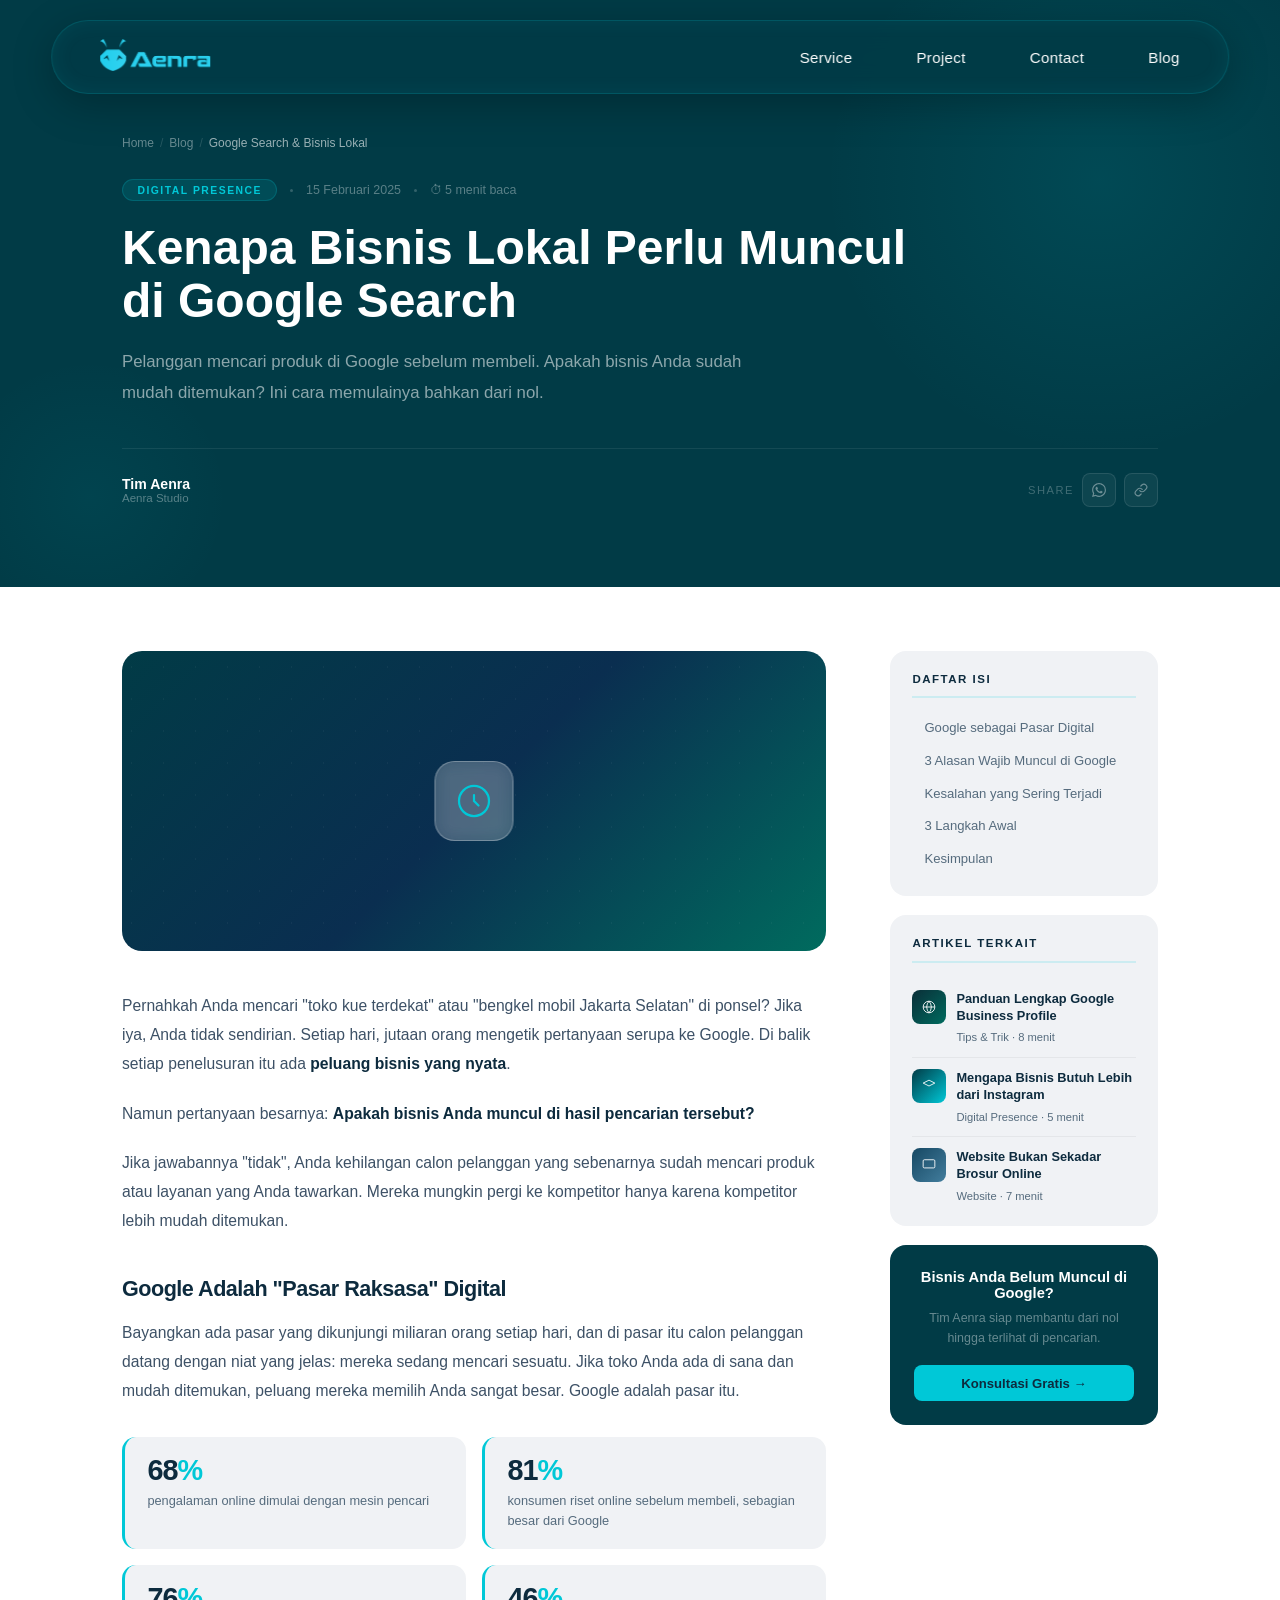
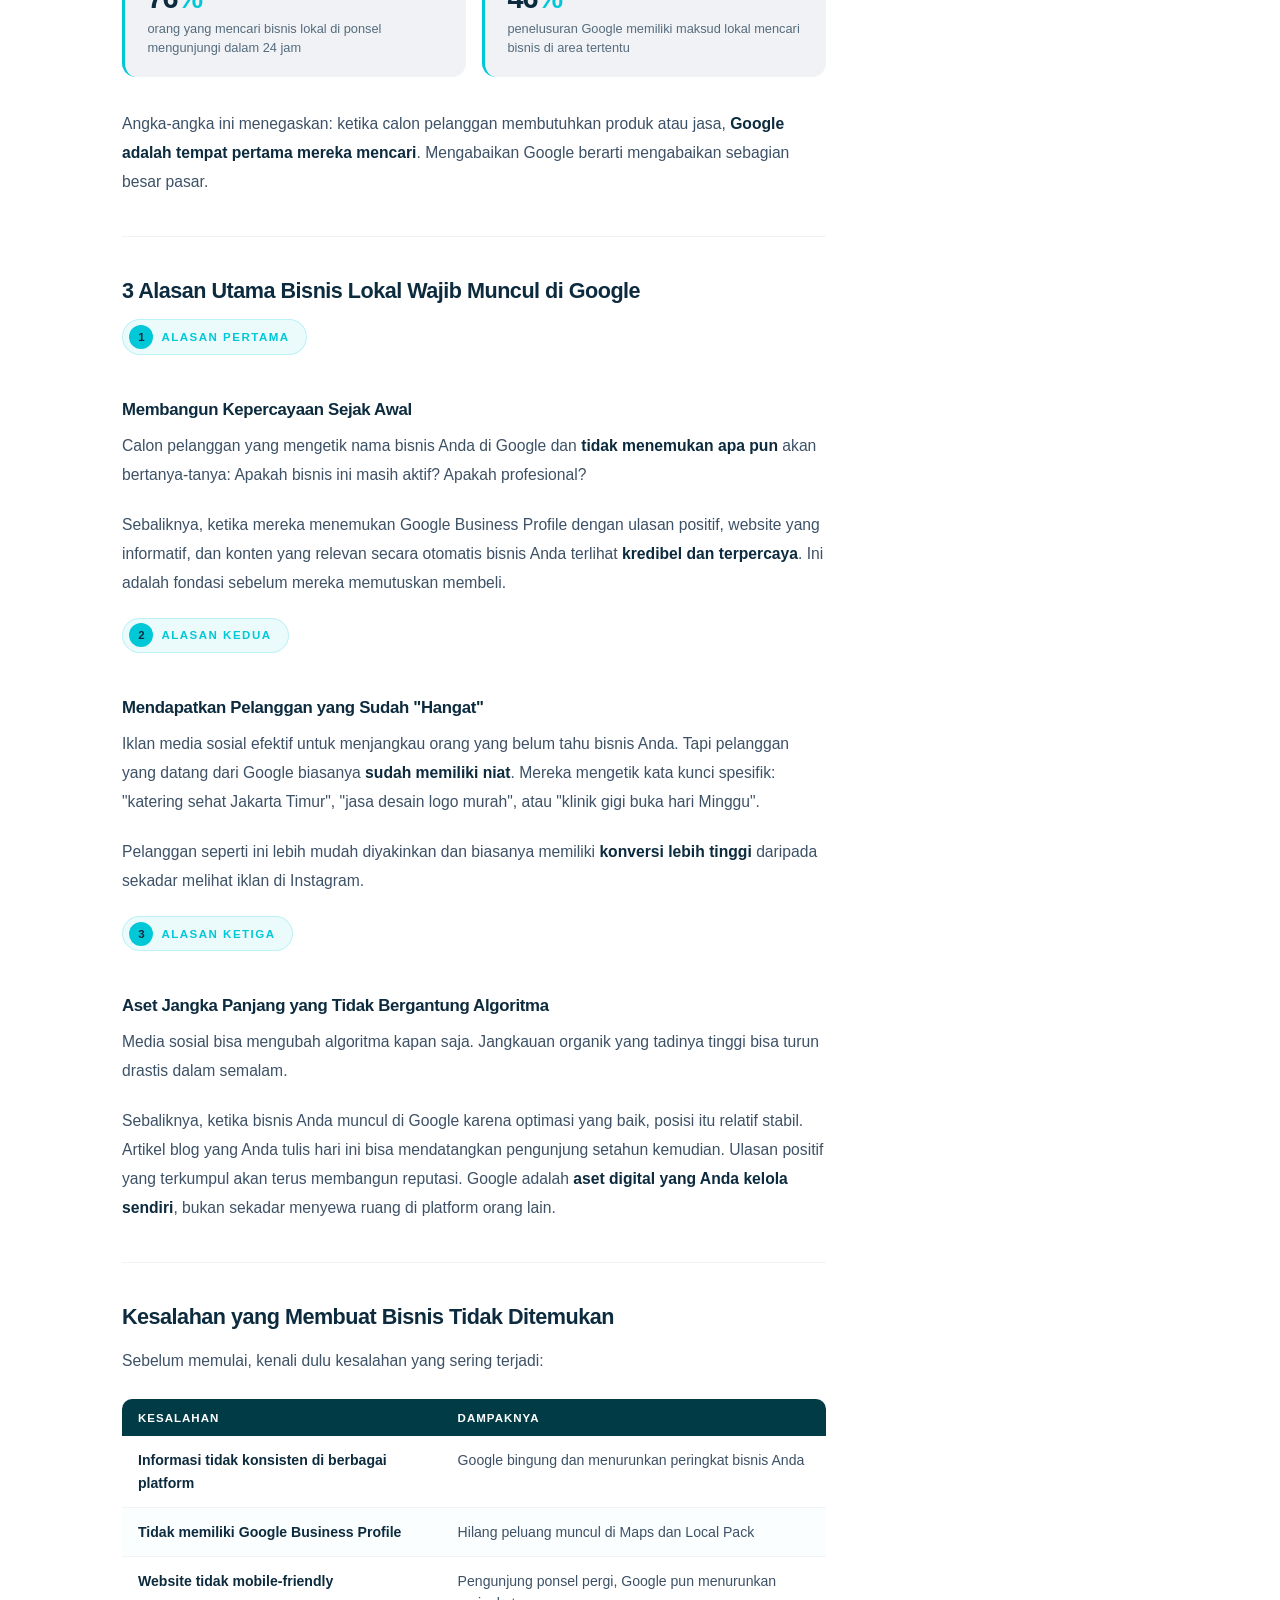
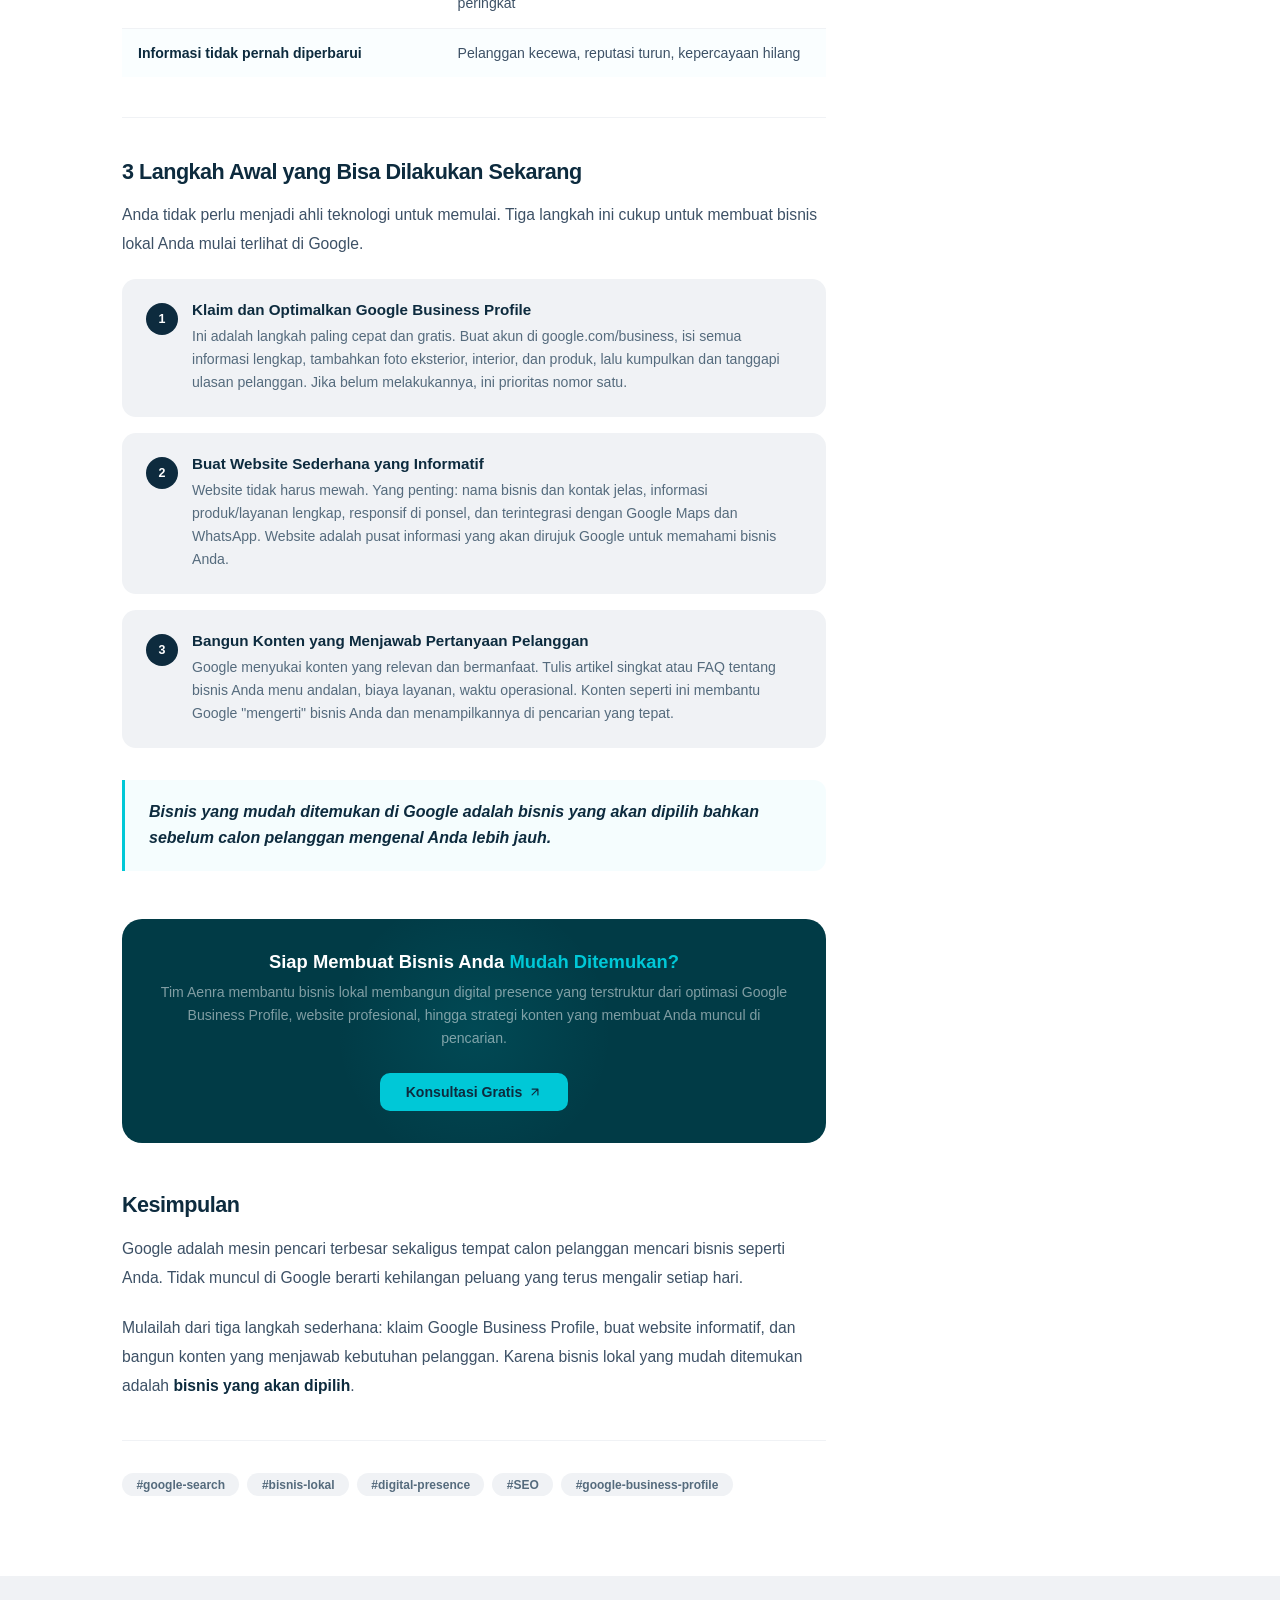
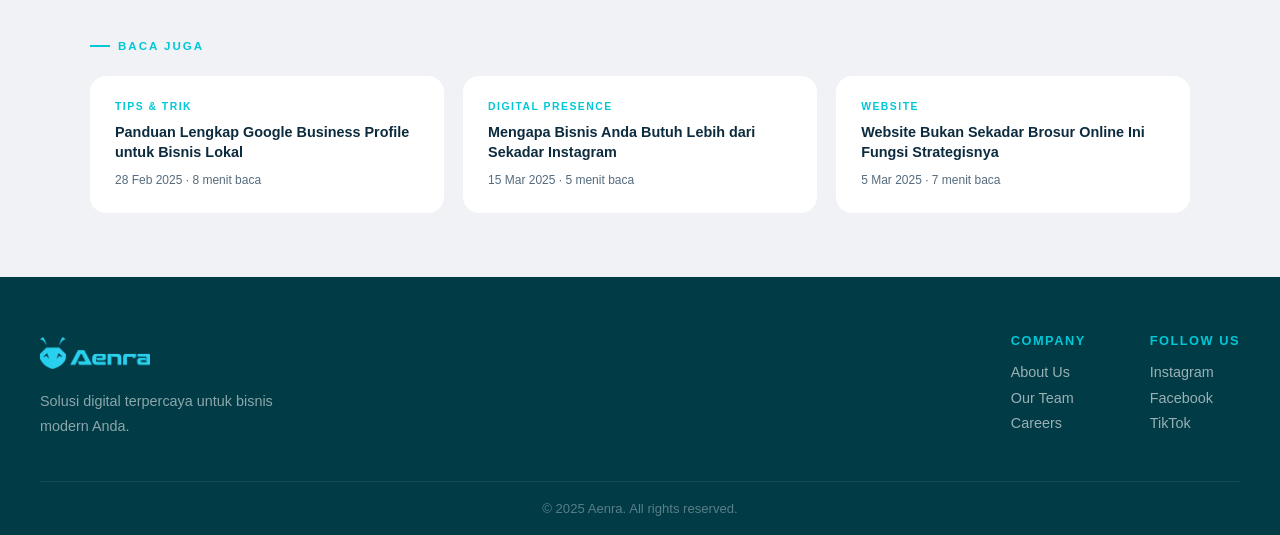
<file: artikel-google-search.html>
<!DOCTYPE html>
<html lang="id">
<head>
  <meta charset="UTF-8"/>
  <meta name="viewport" content="width=device-width, initial-scale=1.0"/>
  <title>Kenapa Bisnis Lokal Perlu Muncul di Google Search – Aenra Blog</title>
  <meta name="description" content="Pelanggan mencari produk di Google sebelum membeli. Apakah bisnis Anda sudah mudah ditemukan? Ini cara memulainya."/>
  <meta name="author" content="Aenra Studio"/>
  <meta property="og:title" content="Kenapa Bisnis Lokal Perlu Muncul di Google Search"/>
  <meta property="og:type" content="article"/>
  <meta property="og:site_name" content="Aenra Studio"/>
  <link rel="icon" type="image/png" href="img/AENRA LOGO1.png">
  <link rel="preconnect" href="https://fonts.googleapis.com">
  <link rel="preconnect" href="https://fonts.gstatic.com" crossorigin>
  <link href="https://fonts.googleapis.com/css2?family=Plus+Jakarta+Sans:wght@300;400;500;600;700;800&display=swap" rel="stylesheet"/>
  <link rel="stylesheet" href="style.css"/>
  <style>
    .article-hero {
      background: #013b46;
      padding-top: 72px;
      position: relative;
      overflow: hidden;
    }
    .article-hero::before {
      content: '';
      position: absolute;
      width: 600px; height: 600px;
      background: radial-gradient(circle, rgba(0,200,215,0.1) 0%, transparent 65%);
      top: -120px; right: -120px;
      pointer-events: none;
    }
    .article-hero::after {
      content: '';
      position: absolute;
      width: 300px; height: 300px;
      background: radial-gradient(circle, rgba(0,200,215,0.06) 0%, transparent 65%);
      bottom: -60px; left: -60px;
      pointer-events: none;
    }
    .article-hero-inner {
      max-width: 1100px;
      margin: 0 auto;
      padding: 4rem 2rem 5rem;
      position: relative;
      z-index: 1;
    }
    .breadcrumb {
      display: flex; align-items: center; gap: 6px;
      font-size: 0.75rem; margin-bottom: 1.8rem; flex-wrap: wrap;
    }
    .breadcrumb a { color: rgba(255,255,255,0.4); text-decoration: none; transition: color 0.2s ease; }
    .breadcrumb a:hover { color: var(--cyan); }
    .breadcrumb-sep { color: rgba(255,255,255,0.15); }
    .breadcrumb-current { color: rgba(255,255,255,0.6); }
    .article-meta-top {
      display: flex; align-items: center; gap: 0.8rem;
      margin-bottom: 1.2rem; flex-wrap: wrap;
    }
    .article-category {
      background: rgba(0,200,215,0.12); color: var(--cyan);
      font-size: 0.65rem; font-weight: 700; letter-spacing: 1.5px;
      text-transform: uppercase; padding: 0.3rem 0.9rem;
      border-radius: 50px; border: 1px solid rgba(0,200,215,0.2);
    }
    .article-date, .article-read-time { font-size: 0.78rem; color: rgba(255,255,255,0.35); }
    .meta-dot { width: 3px; height: 3px; background: rgba(255,255,255,0.2); border-radius: 50%; }
    .article-title {
      font-size: clamp(1.8rem, 4.5vw, 3rem);
      font-weight: 800; color: var(--white);
      line-height: 1.12; letter-spacing: 0px;
      margin-bottom: 1.2rem; max-width: 800px;
    }
    .article-lead {
      font-size: 1.05rem; color: rgba(255,255,255,0.55);
      line-height: 1.8; margin-bottom: 2.5rem; max-width: 640px;
    }
    .article-author {
      display: flex; align-items: center; gap: 12px;
      padding-top: 1.5rem; border-top: 1px solid rgba(255,255,255,0.08);
      flex-wrap: wrap;
    }
    .author-avatar {
      width: 42px; height: 42px;
      background: linear-gradient(135deg, #025566, var(--cyan));
      border-radius: 50%; display: flex; align-items: center; justify-content: center;
      font-size: 0.9rem; font-weight: 800; color: var(--white); flex-shrink: 0;
    }
    .author-name { font-size: 0.88rem; font-weight: 700; color: var(--white); }
    .author-role { font-size: 0.72rem; color: rgba(255,255,255,0.35); }
    .article-share { display: flex; align-items: center; gap: 8px; margin-left: auto; }
    .share-label { font-size: 0.7rem; color: rgba(255,255,255,0.25); letter-spacing: 1.5px; text-transform: uppercase; }
    .share-btn {
      width: 34px; height: 34px;
      background: rgba(255,255,255,0.05);
      border: 1px solid rgba(255,255,255,0.1);
      border-radius: 8px; display: flex; align-items: center; justify-content: center;
      cursor: pointer; text-decoration: none; color: rgba(255,255,255,0.4);
      transition: all 0.2s ease;
    }
    .share-btn:hover { background: rgba(0,200,215,0.12); border-color: var(--cyan); color: var(--cyan); }

    .article-body { background: var(--white); }
    .article-layout {
      max-width: 1100px; margin: 0 auto;
      padding: 4rem 2rem 5rem;
      display: grid; grid-template-columns: 1fr 268px;
      gap: 4rem; align-items: start;
    }
    .article-content { min-width: 0; }
    .article-cover {
      width: 100%; height: 300px;
      background: linear-gradient(135deg, #013b46 0%, #0a2e50 50%, #006b5e 100%);
      border-radius: 20px; margin-bottom: 2.5rem;
      display: flex; align-items: center; justify-content: center;
      position: relative; overflow: hidden;
    }
    .article-cover::before {
      content: ''; position: absolute; inset: 0;
      background-image: radial-gradient(circle at 30% 50%, rgba(255,255,255,0.04) 1px, transparent 1px);
      background-size: 32px 32px;
    }
    .article-cover-icon {
      width: 80px; height: 80px;
      background: rgba(255,255,255,0.1); border-radius: 20px;
      display: flex; align-items: center; justify-content: center;
      backdrop-filter: blur(8px); border: 1px solid rgba(255,255,255,0.15);
      position: relative; z-index: 1;
    }
    .article-content h2 {
      font-size: 1.35rem; font-weight: 800; color: var(--dark);
      letter-spacing: -0.5px; line-height: 1.3; margin: 2.5rem 0 0.9rem;
    }
    .article-content h3 {
      font-size: 1.05rem; font-weight: 700; color: var(--dark);
      letter-spacing: -0.3px; margin: 2rem 0 0.7rem;
    }
    .article-content p {
      font-size: 0.98rem; color: #3d5166;
      line-height: 1.85; margin-bottom: 1.3rem;
    }
    .article-content ul, .article-content ol {
      padding-left: 0; margin-bottom: 1.4rem;
      list-style: none; display: flex; flex-direction: column; gap: 0.55rem;
    }
    .article-content ul li {
      display: flex; align-items: flex-start;
      gap: 10px; font-size: 0.98rem; color: #3d5166; line-height: 1.7;
    }
    .article-content ul li::before {
      content: ''; width: 6px; height: 6px;
      background: var(--cyan); border-radius: 50%;
      flex-shrink: 0; margin-top: 8px;
    }
    .article-content ol { counter-reset: ol-counter; }
    .article-content ol li {
      display: flex; align-items: flex-start;
      gap: 12px; font-size: 0.98rem; color: #3d5166; line-height: 1.7;
      counter-increment: ol-counter;
    }
    .article-content ol li::before {
      content: counter(ol-counter);
      background: var(--cyan); color: var(--dark);
      width: 22px; height: 22px; border-radius: 50%;
      display: flex; align-items: center; justify-content: center;
      font-size: 0.7rem; font-weight: 800; flex-shrink: 0; margin-top: 2px;
    }
    .article-content ol li > div { flex: 1; min-width: 0; }
    .article-content ol li strong { color: var(--dark); font-weight: 700; }
    .article-content ol li span { color: var(--text-muted); font-weight: 400; }
    .article-content blockquote {
      border-left: 3px solid var(--cyan);
      background: rgba(0,200,215,0.04);
      border-radius: 0 12px 12px 0;
      padding: 1.2rem 1.5rem; margin: 2rem 0;
    }
    .article-content blockquote p {
      font-size: 1rem; font-weight: 600; color: var(--dark);
      font-style: italic; margin: 0; line-height: 1.65;
    }
    .highlight-box {
      background: rgba(0,200,215,0.04);
      border: 1px solid rgba(0,200,215,0.18);
      border-radius: 14px; padding: 1.4rem 1.5rem; margin: 2rem 0;
    }
    .highlight-box-title {
      font-size: 0.72rem; font-weight: 700; letter-spacing: 1.5px;
      text-transform: uppercase; color: var(--cyan); margin-bottom: 0.6rem;
    }
    .highlight-box p { font-size: 0.92rem; color: var(--text-muted); margin: 0; line-height: 1.7; }

    /* Alasan badge */
    .alasan-badge {
      display: inline-flex; align-items: center; gap: 8px;
      background: rgba(0,200,215,0.08);
      border: 1px solid rgba(0,200,215,0.2);
      border-radius: 50px; padding: 0.3rem 1rem 0.3rem 0.4rem;
      margin-bottom: 0.8rem;
    }
    .alasan-badge-num {
      width: 24px; height: 24px;
      background: var(--cyan); color: var(--dark);
      border-radius: 50%; display: flex; align-items: center; justify-content: center;
      font-size: 0.72rem; font-weight: 800; flex-shrink: 0;
    }
    .alasan-badge-text {
      font-size: 0.72rem; font-weight: 700; letter-spacing: 1.5px;
      text-transform: uppercase; color: var(--cyan);
    }

    /* Stat cards  data visual */
    .stat-grid {
      display: grid;
      grid-template-columns: repeat(2, 1fr);
      gap: 1rem;
      margin: 2rem 0;
    }
    .stat-card {
      background: var(--light-bg);
      border-radius: 14px;
      padding: 1.2rem 1.4rem;
      border-left: 3px solid var(--cyan);
    }
    .stat-number {
      font-size: 1.8rem; font-weight: 800;
      color: var(--dark); letter-spacing: -1px;
      line-height: 1; margin-bottom: 0.4rem;
    }
    .stat-number span { color: var(--cyan); }
    .stat-label { font-size: 0.8rem; color: var(--text-muted); line-height: 1.5; }

    /* Data table */
    .data-table {
      width: 100%; border-collapse: collapse;
      margin: 1.5rem 0; font-size: 0.88rem;
    }
    .data-table th {
      background: #013b46; color: var(--white);
      font-size: 0.72rem; font-weight: 700; letter-spacing: 1px;
      text-transform: uppercase; padding: 0.8rem 1rem; text-align: left;
    }
    .data-table th:first-child { border-radius: 10px 0 0 0; }
    .data-table th:last-child { border-radius: 0 10px 0 0; }
    .data-table td {
      padding: 0.8rem 1rem; color: #3d5166;
      border-bottom: 1px solid var(--light-bg); line-height: 1.6; vertical-align: top;
    }
    .data-table tr:last-child td { border-bottom: none; }
    .data-table td:first-child { font-weight: 700; color: var(--dark); }
    .data-table tr:nth-child(even) td { background: rgba(0,200,215,0.02); }

    /* Langkah card */
    .langkah-card {
      background: var(--light-bg);
      border-radius: 14px; padding: 1.4rem 1.5rem;
      margin-bottom: 1rem;
      display: flex; gap: 14px; align-items: flex-start;
    }
    .langkah-num {
      width: 32px; height: 32px;
      background: var(--dark); color: var(--white);
      border-radius: 50%; display: flex; align-items: center; justify-content: center;
      font-size: 0.78rem; font-weight: 800; flex-shrink: 0; margin-top: 2px;
    }
    .langkah-body h4 {
      font-size: 0.95rem; font-weight: 700;
      color: var(--dark); margin-bottom: 0.4rem;
    }
    .langkah-body p {
      font-size: 0.88rem; color: var(--text-muted);
      margin: 0; line-height: 1.65;
    }

    .article-content strong { color: var(--dark); font-weight: 700; }
    .article-divider { border: none; border-top: 1px solid var(--light-bg); margin: 2.5rem 0; }
    .article-tags {
      display: flex; flex-wrap: wrap; gap: 0.5rem;
      margin-top: 2.5rem; padding-top: 2rem;
      border-top: 1px solid var(--light-bg);
    }
    .article-tag {
      background: var(--light-bg); color: var(--text-muted);
      font-size: 0.75rem; font-weight: 600; padding: 0.3rem 0.9rem;
      border-radius: 50px; text-decoration: none; transition: all 0.2s ease;
    }
    .article-tag:hover { background: rgba(0,200,215,0.1); color: var(--cyan); }

    .article-cta {
      background: #013b46; border-radius: 20px; padding: 2rem;
      text-align: center; margin: 3rem 0; position: relative; overflow: hidden;
    }
    .article-cta::before {
      content: ''; position: absolute;
      width: 300px; height: 300px;
      background: radial-gradient(circle, rgba(0,200,215,0.1) 0%, transparent 65%);
      top: 50%; left: 50%; transform: translate(-50%, -50%); pointer-events: none;
    }
    .article-cta-inner { position: relative; z-index: 1; }
    .article-cta h4 { font-size: 1.15rem; font-weight: 800; color: var(--white); margin-bottom: 0.5rem; }
    .article-cta h4 span { color: var(--cyan); }
    .article-cta p { font-size: 0.88rem; color: rgba(255,255,255,0.5); margin-bottom: 1.4rem; line-height: 1.65; }
    .article-cta-btn {
      display: inline-flex; align-items: center; gap: 6px;
      background: var(--cyan); color: var(--dark);
      text-decoration: none; font-size: 0.88rem; font-weight: 700;
      padding: 0.7rem 1.6rem; border-radius: 10px;
      transition: background 0.3s ease, transform 0.2s ease;
    }
    .article-cta-btn:hover { background: #00e5f5; transform: translateY(-2px); }

    .article-sidebar { position: sticky; top: 88px; }
    .toc-card, .related-card {
      background: var(--light-bg); border-radius: 16px;
      padding: 1.4rem; margin-bottom: 1.2rem;
    }
    .toc-title, .related-title {
      font-size: 0.72rem; font-weight: 700; letter-spacing: 1.5px;
      text-transform: uppercase; color: var(--dark); margin-bottom: 1rem;
      padding-bottom: 0.7rem; border-bottom: 2px solid rgba(0,200,215,0.15);
    }
    .toc-list { list-style: none; display: flex; flex-direction: column; gap: 0.3rem; }
    .toc-list li a {
      font-size: 0.82rem; color: var(--text-muted); text-decoration: none;
      display: block; padding: 0.3rem 0 0.3rem 10px;
      border-left: 2px solid transparent; transition: all 0.2s ease; line-height: 1.4;
    }
    .toc-list li a:hover, .toc-list li a.active { color: var(--cyan); border-left-color: var(--cyan); }
    .related-post {
      display: flex; gap: 10px; padding: 0.7rem 0;
      border-bottom: 1px solid rgba(0,0,0,0.05);
      text-decoration: none; transition: opacity 0.2s ease; align-items: flex-start;
    }
    .related-post:last-child { border-bottom: none; padding-bottom: 0; }
    .related-post:hover { opacity: 0.7; }
    .related-post-dot {
      width: 34px; height: 34px; border-radius: 8px;
      flex-shrink: 0; display: flex; align-items: center; justify-content: center;
    }
    .related-post-info h5 { font-size: 0.8rem; font-weight: 600; color: var(--dark); line-height: 1.35; margin-bottom: 0.2rem; }
    .related-post-info span { font-size: 0.7rem; color: var(--text-muted); }
    .sidebar-article-cta { background: #013b46; border-radius: 16px; padding: 1.5rem; text-align: center; }
    .sidebar-article-cta h4 { font-size: 0.92rem; font-weight: 700; color: var(--white); margin-bottom: 0.5rem; }
    .sidebar-article-cta p { font-size: 0.78rem; color: rgba(255,255,255,0.4); line-height: 1.6; margin-bottom: 1rem; }
    .sidebar-article-cta a {
      display: block; background: var(--cyan); color: var(--dark);
      text-decoration: none; font-size: 0.82rem; font-weight: 700;
      padding: 0.65rem 1rem; border-radius: 8px; transition: background 0.2s ease;
    }
    .sidebar-article-cta a:hover { background: #00e5f5; }

    .more-articles { background: var(--light-bg); padding: 4rem 2rem; }
    .more-articles-inner { max-width: 1100px; margin: 0 auto; }
    .more-articles-label {
      font-size: 0.72rem; font-weight: 700; letter-spacing: 2px;
      text-transform: uppercase; color: var(--cyan); margin-bottom: 1.5rem;
      display: flex; align-items: center; gap: 8px;
    }
    .more-articles-label::before { content: ''; display: block; width: 20px; height: 2px; background: var(--cyan); }
    .more-articles-grid { display: grid; grid-template-columns: repeat(3, 1fr); gap: 1.2rem; }
    .more-article-card {
      background: var(--white); border-radius: 16px; padding: 1.5rem;
      text-decoration: none; display: block; border: 1px solid transparent;
      transition: transform 0.3s ease, box-shadow 0.3s ease, border-color 0.3s ease;
    }
    .more-article-card:hover { transform: translateY(-4px); box-shadow: 0 12px 36px rgba(0,200,215,0.1); border-color: rgba(0,200,215,0.15); }
    .more-card-cat { font-size: 0.65rem; font-weight: 700; letter-spacing: 1.5px; text-transform: uppercase; color: var(--cyan); margin-bottom: 0.6rem; }
    .more-article-card h4 { font-size: 0.9rem; font-weight: 700; color: var(--dark); line-height: 1.4; margin-bottom: 0.5rem; }
    .more-article-card span { font-size: 0.75rem; color: var(--text-muted); }

    @media (max-width: 900px) {
      .article-layout { grid-template-columns: 1fr; gap: 2.5rem; }
      .article-sidebar { position: static; }
      .more-articles-grid { grid-template-columns: repeat(2, 1fr); }
      .stat-grid { grid-template-columns: repeat(2, 1fr); }
      .data-table { font-size: 0.82rem; }
    }
    @media (max-width: 768px) {
      .article-hero-inner { padding: 3rem 1.5rem 4rem; }
      .article-layout { padding: 3rem 1.5rem 4rem; }
      .article-title { font-size: clamp(1.6rem, 6vw, 2.2rem); }
      .article-share { margin-left: 0; width: 100%; }
      .more-articles { padding: 3rem 1.5rem; }
      .stat-grid { grid-template-columns: 1fr 1fr; }
    }
    @media (max-width: 480px) {
      .article-hero-inner { padding: 2.5rem 1.2rem 3.5rem; }
      .article-layout { padding: 2.5rem 1.2rem 4rem; }
      .article-cover { height: 200px; border-radius: 14px; }
      .more-articles { padding: 2.5rem 1.2rem; }
      .more-articles-grid { grid-template-columns: 1fr; }
      .stat-grid { grid-template-columns: 1fr; }
    }
  </style>
</head>
<body>

  <header class="navbar" id="navbar">
    <div class="nav-container">
      <div class="logo">
        <a href="index.html">
          <img src="img/AENRA LOGO.png" style="width:110px;height:40px;object-fit:contain;">
        </a>
      </div>
      <nav class="nav-links">
        <a href="index.html#service" class="nav-link">Service</a>
        <a href="index.html#project" class="nav-link">Project</a>
        <a href="index.html#contact" class="nav-link">Contact</a>
        <a href="blog.html" class="nav-link active">Blog</a>
      </nav>
      <button class="hamburger" id="hamburger" aria-label="Toggle menu">
        <span></span><span></span><span></span>
      </button>
    </div>
    <div class="mobile-menu" id="mobileMenu">
      <a href="index.html#service" class="mobile-link">Service</a>
      <a href="index.html#project" class="mobile-link">Project</a>
      <a href="blog.html" class="mobile-link">Blog</a>
      <a href="index.html#contact" class="mobile-link">Contact</a>
    </div>
  </header>

  <!-- HERO -->
  <section class="article-hero">
    <div class="article-hero-inner">
      <nav class="breadcrumb">
        <a href="index.html">Home</a>
        <span class="breadcrumb-sep">/</span>
        <a href="blog.html">Blog</a>
        <span class="breadcrumb-sep">/</span>
        <span class="breadcrumb-current">Google Search & Bisnis Lokal</span>
      </nav>
      <div class="article-meta-top">
        <span class="article-category">Digital Presence</span>
        <div class="meta-dot"></div>
        <span class="article-date">15 Februari 2025</span>
        <div class="meta-dot"></div>
        <span class="article-read-time">⏱ 5 menit baca</span>
      </div>
      <h1 class="article-title">Kenapa Bisnis Lokal Perlu Muncul di Google Search</h1>
      <p class="article-lead">Pelanggan mencari produk di Google sebelum membeli. Apakah bisnis Anda sudah mudah ditemukan? Ini cara memulainya  bahkan dari nol.</p>
      <div class="article-author">

        <div class="author-info">
          <div class="author-name">Tim Aenra</div>
          <div class="author-role">Aenra Studio</div>
        </div>
        <div class="article-share">
          <span class="share-label">Share</span>
          <a class="share-btn" href="https://wa.me/?text=Baca artikel ini: " target="_blank" title="WhatsApp">
            <svg width="14" height="14" viewBox="0 0 24 24" fill="currentColor"><path d="M17.472 14.382c-.297-.149-1.758-.867-2.03-.967-.273-.099-.471-.148-.67.15-.197.297-.767.966-.94 1.164-.173.199-.347.223-.644.075-.297-.15-1.255-.463-2.39-1.475-.883-.788-1.48-1.761-1.653-2.059-.173-.297-.018-.458.13-.606.134-.133.298-.347.446-.52.149-.174.198-.298.298-.497.099-.198.05-.371-.025-.52-.075-.149-.669-1.612-.916-2.207-.242-.579-.487-.5-.669-.51-.173-.008-.371-.01-.57-.01-.198 0-.52.074-.792.372-.272.297-1.04 1.016-1.04 2.479 0 1.462 1.065 2.875 1.213 3.074.149.198 2.096 3.2 5.077 4.487.709.306 1.262.489 1.694.625.712.227 1.36.195 1.871.118.571-.085 1.758-.719 2.006-1.413.248-.694.248-1.289.173-1.413-.074-.124-.272-.198-.57-.347m-5.421 7.403h-.004a9.87 9.87 0 01-5.031-1.378l-.361-.214-3.741.982.998-3.648-.235-.374a9.86 9.86 0 01-1.51-5.26c.001-5.45 4.436-9.884 9.888-9.884 2.64 0 5.122 1.03 6.988 2.898a9.825 9.825 0 012.893 6.994c-.003 5.45-4.437 9.884-9.885 9.884m8.413-18.297A11.815 11.815 0 0012.05 0C5.495 0 .16 5.335.157 11.892c0 2.096.547 4.142 1.588 5.945L.057 24l6.305-1.654a11.882 11.882 0 005.683 1.448h.005c6.554 0 11.89-5.335 11.893-11.893a11.821 11.821 0 00-3.48-8.413z"/></svg>
          </a>
          <button class="share-btn" id="copyLink" title="Copy link">
            <svg width="14" height="14" viewBox="0 0 24 24" fill="none"><path d="M10 13a5 5 0 007.54.54l3-3a5 5 0 00-7.07-7.07l-1.72 1.71" stroke="currentColor" stroke-width="2" stroke-linecap="round" stroke-linejoin="round"/><path d="M14 11a5 5 0 00-7.54-.54l-3 3a5 5 0 007.07 7.07l1.71-1.71" stroke="currentColor" stroke-width="2" stroke-linecap="round" stroke-linejoin="round"/></svg>
          </button>
        </div>
      </div>
    </div>
  </section>

  <!-- BODY -->
  <div class="article-body">
    <div class="article-layout">
      <article class="article-content">

        <div class="article-cover">
          <div class="article-cover-icon">
<div class="article-cover-icon">
  <svg width="36" height="36" viewBox="0 0 24 24" fill="none">
    <circle cx="12" cy="12" r="10" stroke="#00C8D7" stroke-width="1.5"/>
    <path d="M12 8v4l3 3" stroke="#00C8D7" stroke-width="1.5" stroke-linecap="round"/>
    <path d="M5 3.5A10 10 0 0 1 12" stroke="#00C8D7" stroke-width="1.5" stroke-linecap="round"/>
  </svg>
</div>
          </div>
        </div>

        <p>Pernahkah Anda mencari "toko kue terdekat" atau "bengkel mobil Jakarta Selatan" di ponsel? Jika iya, Anda tidak sendirian. Setiap hari, jutaan orang mengetik pertanyaan serupa ke Google. Di balik setiap penelusuran itu ada <strong>peluang bisnis yang nyata</strong>.</p>
        <p>Namun pertanyaan besarnya: <strong>Apakah bisnis Anda muncul di hasil pencarian tersebut?</strong></p>
        <p>Jika jawabannya "tidak", Anda kehilangan calon pelanggan yang sebenarnya sudah mencari produk atau layanan yang Anda tawarkan. Mereka mungkin pergi ke kompetitor  hanya karena kompetitor lebih mudah ditemukan.</p>

        <h2 id="google-pasar-raksasa">Google Adalah "Pasar Raksasa" Digital</h2>
        <p>Bayangkan ada pasar yang dikunjungi miliaran orang setiap hari, dan di pasar itu calon pelanggan datang dengan niat yang jelas: mereka sedang mencari sesuatu. Jika toko Anda ada di sana dan mudah ditemukan, peluang mereka memilih Anda sangat besar. Google adalah pasar itu.</p>

        <!-- Stat grid -->
        <div class="stat-grid">
          <div class="stat-card">
            <div class="stat-number">68<span>%</span></div>
            <div class="stat-label">pengalaman online dimulai dengan mesin pencari</div>
          </div>
          <div class="stat-card">
            <div class="stat-number">81<span>%</span></div>
            <div class="stat-label">konsumen riset online sebelum membeli, sebagian besar dari Google</div>
          </div>
          <div class="stat-card">
            <div class="stat-number">76<span>%</span></div>
            <div class="stat-label">orang yang mencari bisnis lokal di ponsel mengunjungi dalam 24 jam</div>
          </div>
          <div class="stat-card">
            <div class="stat-number">46<span>%</span></div>
            <div class="stat-label">penelusuran Google memiliki maksud lokal  mencari bisnis di area tertentu</div>
          </div>
        </div>

        <p>Angka-angka ini menegaskan: ketika calon pelanggan membutuhkan produk atau jasa, <strong>Google adalah tempat pertama mereka mencari</strong>. Mengabaikan Google berarti mengabaikan sebagian besar pasar.</p>

        <hr class="article-divider"/>

        <h2 id="alasan-utama">3 Alasan Utama Bisnis Lokal Wajib Muncul di Google</h2>

        <div class="alasan-badge">
          <div class="alasan-badge-num">1</div>
          <span class="alasan-badge-text">Alasan Pertama</span>
        </div>
        <h3>Membangun Kepercayaan Sejak Awal</h3>
        <p>Calon pelanggan yang mengetik nama bisnis Anda di Google dan <strong>tidak menemukan apa pun</strong> akan bertanya-tanya: Apakah bisnis ini masih aktif? Apakah profesional?</p>
        <p>Sebaliknya, ketika mereka menemukan Google Business Profile dengan ulasan positif, website yang informatif, dan konten yang relevan  secara otomatis bisnis Anda terlihat <strong>kredibel dan terpercaya</strong>. Ini adalah fondasi sebelum mereka memutuskan membeli.</p>

        <div class="alasan-badge">
          <div class="alasan-badge-num">2</div>
          <span class="alasan-badge-text">Alasan Kedua</span>
        </div>
        <h3>Mendapatkan Pelanggan yang Sudah "Hangat"</h3>
        <p>Iklan media sosial efektif untuk menjangkau orang yang belum tahu bisnis Anda. Tapi pelanggan yang datang dari Google biasanya <strong>sudah memiliki niat</strong>. Mereka mengetik kata kunci spesifik: "katering sehat Jakarta Timur", "jasa desain logo murah", atau "klinik gigi buka hari Minggu".</p>
        <p>Pelanggan seperti ini lebih mudah diyakinkan dan biasanya memiliki <strong>konversi lebih tinggi</strong> daripada sekadar melihat iklan di Instagram.</p>

        <div class="alasan-badge">
          <div class="alasan-badge-num">3</div>
          <span class="alasan-badge-text">Alasan Ketiga</span>
        </div>
        <h3>Aset Jangka Panjang yang Tidak Bergantung Algoritma</h3>
        <p>Media sosial bisa mengubah algoritma kapan saja. Jangkauan organik yang tadinya tinggi bisa turun drastis dalam semalam.</p>
        <p>Sebaliknya, ketika bisnis Anda muncul di Google karena optimasi yang baik, posisi itu relatif stabil. Artikel blog yang Anda tulis hari ini bisa mendatangkan pengunjung setahun kemudian. Ulasan positif yang terkumpul akan terus membangun reputasi. Google adalah <strong>aset digital yang Anda kelola sendiri</strong>, bukan sekadar menyewa ruang di platform orang lain.</p>

        <hr class="article-divider"/>

        <h2 id="kesalahan-umum">Kesalahan yang Membuat Bisnis Tidak Ditemukan</h2>
        <p>Sebelum memulai, kenali dulu kesalahan yang sering terjadi:</p>

        <table class="data-table">
          <thead>
            <tr><th>Kesalahan</th><th>Dampaknya</th></tr>
          </thead>
          <tbody>
            <tr><td>Informasi tidak konsisten di berbagai platform</td><td>Google bingung dan menurunkan peringkat bisnis Anda</td></tr>
            <tr><td>Tidak memiliki Google Business Profile</td><td>Hilang peluang muncul di Maps dan Local Pack</td></tr>
            <tr><td>Website tidak mobile-friendly</td><td>Pengunjung ponsel pergi, Google pun menurunkan peringkat</td></tr>
            <tr><td>Informasi tidak pernah diperbarui</td><td>Pelanggan kecewa, reputasi turun, kepercayaan hilang</td></tr>
          </tbody>
        </table>

        <hr class="article-divider"/>

        <h2 id="langkah-awal">3 Langkah Awal yang Bisa Dilakukan Sekarang</h2>
        <p>Anda tidak perlu menjadi ahli teknologi untuk memulai. Tiga langkah ini cukup untuk membuat bisnis lokal Anda mulai terlihat di Google.</p>

        <div class="langkah-card">
          <div class="langkah-num">1</div>
          <div class="langkah-body">
            <h4>Klaim dan Optimalkan Google Business Profile</h4>
            <p>Ini adalah langkah paling cepat dan gratis. Buat akun di google.com/business, isi semua informasi lengkap, tambahkan foto eksterior, interior, dan produk, lalu kumpulkan dan tanggapi ulasan pelanggan. Jika belum melakukannya, ini prioritas nomor satu.</p>
          </div>
        </div>

        <div class="langkah-card">
          <div class="langkah-num">2</div>
          <div class="langkah-body">
            <h4>Buat Website Sederhana yang Informatif</h4>
            <p>Website tidak harus mewah. Yang penting: nama bisnis dan kontak jelas, informasi produk/layanan lengkap, responsif di ponsel, dan terintegrasi dengan Google Maps dan WhatsApp. Website adalah pusat informasi yang akan dirujuk Google untuk memahami bisnis Anda.</p>
          </div>
        </div>

        <div class="langkah-card">
          <div class="langkah-num">3</div>
          <div class="langkah-body">
            <h4>Bangun Konten yang Menjawab Pertanyaan Pelanggan</h4>
            <p>Google menyukai konten yang relevan dan bermanfaat. Tulis artikel singkat atau FAQ tentang bisnis Anda  menu andalan, biaya layanan, waktu operasional. Konten seperti ini membantu Google "mengerti" bisnis Anda dan menampilkannya di pencarian yang tepat.</p>
          </div>
        </div>

 

        <blockquote>
          <p>Bisnis yang mudah ditemukan di Google adalah bisnis yang akan dipilih  bahkan sebelum calon pelanggan mengenal Anda lebih jauh.</p>
        </blockquote>

        <div class="article-cta">
          <div class="article-cta-inner">
            <h4>Siap Membuat Bisnis Anda <span>Mudah Ditemukan?</span></h4>
            <p>Tim Aenra membantu bisnis lokal membangun digital presence yang terstruktur  dari optimasi Google Business Profile, website profesional, hingga strategi konten yang membuat Anda muncul di pencarian.</p>
            <a href="index.html#contact" class="article-cta-btn">
              Konsultasi Gratis
              <svg width="14" height="14" viewBox="0 0 24 24" fill="none"><path d="M7 17L17 7M17 7H7M17 7v10" stroke="currentColor" stroke-width="2" stroke-linecap="round"/></svg>
            </a>
          </div>
        </div>

        <h2 id="kesimpulan">Kesimpulan</h2>
        <p>Google adalah mesin pencari terbesar sekaligus tempat calon pelanggan mencari bisnis seperti Anda. Tidak muncul di Google berarti kehilangan peluang yang terus mengalir setiap hari.</p>
        <p>Mulailah dari tiga langkah sederhana: klaim Google Business Profile, buat website informatif, dan bangun konten yang menjawab kebutuhan pelanggan. Karena bisnis lokal yang mudah ditemukan adalah <strong>bisnis yang akan dipilih</strong>.</p>

        <div class="article-tags">
          <a href="blog.html" class="article-tag">#google-search</a>
          <a href="blog.html" class="article-tag">#bisnis-lokal</a>
          <a href="blog.html" class="article-tag">#digital-presence</a>
          <a href="blog.html" class="article-tag">#SEO</a>
          <a href="blog.html" class="article-tag">#google-business-profile</a>
        </div>
      </article>

      <!-- SIDEBAR -->
      <aside class="article-sidebar">
        <div class="toc-card">
          <div class="toc-title">Daftar Isi</div>
          <ul class="toc-list">
            <li><a href="#google-pasar-raksasa">Google sebagai Pasar Digital</a></li>
            <li><a href="#alasan-utama">3 Alasan Wajib Muncul di Google</a></li>
            <li><a href="#kesalahan-umum">Kesalahan yang Sering Terjadi</a></li>
            <li><a href="#langkah-awal">3 Langkah Awal</a></li>
            <li><a href="#kesimpulan">Kesimpulan</a></li>
          </ul>
        </div>
        <div class="related-card">
          <div class="related-title">Artikel Terkait</div>
          <a href="artikel-google-business.html" class="related-post">
            <div class="related-post-dot" style="background:linear-gradient(135deg,#0a2e38,#006b5e)">
              <svg width="14" height="14" viewBox="0 0 24 24" fill="none"><circle cx="12" cy="12" r="10" stroke="#fff" stroke-width="1.5"/><path d="M2 12h20M12 2a15.3 15.3 0 014 10 15.3 15.3 0 01-4 10 15.3 15.3 0 01-4-10 15.3 15.3 0 014-10z" stroke="#fff" stroke-width="1.5"/></svg>
            </div>
            <div class="related-post-info">
              <h5>Panduan Lengkap Google Business Profile</h5>
              <span>Tips & Trik · 8 menit</span>
            </div>
          </a>
          <a href="artikel-digital-presence.html" class="related-post">
            <div class="related-post-dot" style="background:linear-gradient(135deg,#013b46,#00C8D7)">
              <svg width="14" height="14" viewBox="0 0 24 24" fill="none"><path d="M12 2L2 7l10 5 10-5-10-5z" stroke="#fff" stroke-width="1.5"/></svg>
            </div>
            <div class="related-post-info">
              <h5>Mengapa Bisnis Butuh Lebih dari Instagram</h5>
              <span>Digital Presence · 5 menit</span>
            </div>
          </a>
          <a href="artikel-website.html" class="related-post">
            <div class="related-post-dot" style="background:linear-gradient(135deg,#164863,#427D9D)">
              <svg width="14" height="14" viewBox="0 0 24 24" fill="none"><rect x="2" y="3" width="20" height="14" rx="2" stroke="#fff" stroke-width="1.5"/></svg>
            </div>
            <div class="related-post-info">
              <h5>Website Bukan Sekadar Brosur Online</h5>
              <span>Website · 7 menit</span>
            </div>
          </a>
        </div>
        <div class="sidebar-article-cta">
          <h4>Bisnis Anda Belum Muncul di Google?</h4>
          <p>Tim Aenra siap membantu dari nol hingga terlihat di pencarian.</p>
          <a href="index.html#contact">Konsultasi Gratis →</a>
        </div>
      </aside>
    </div>
  </div>

  <!-- MORE ARTICLES -->
  <section class="more-articles">
    <div class="more-articles-inner">
      <div class="more-articles-label">Baca Juga</div>
      <div class="more-articles-grid">
        <a href="artikel-google-business.html" class="more-article-card">
          <div class="more-card-cat">Tips & Trik</div>
          <h4>Panduan Lengkap Google Business Profile untuk Bisnis Lokal</h4>
          <span>28 Feb 2025 · 8 menit baca</span>
        </a>
        <a href="artikel-digital-presence.html" class="more-article-card">
          <div class="more-card-cat">Digital Presence</div>
          <h4>Mengapa Bisnis Anda Butuh Lebih dari Sekadar Instagram</h4>
          <span>15 Mar 2025 · 5 menit baca</span>
        </a>
        <a href="artikel-website.html" class="more-article-card">
          <div class="more-card-cat">Website</div>
          <h4>Website Bukan Sekadar Brosur Online  Ini Fungsi Strategisnya</h4>
          <span>5 Mar 2025 · 7 menit baca</span>
        </a>
      </div>
    </div>
  </section>

  <footer class="footer">
    <div class="footer-container">
      <div class="footer-left">
        <div class="logo">
          <img src="img/AENRA LOGO.png" style="width:110px;height:40px;object-fit:contain;">
        </div>
        <p>Solusi digital terpercaya untuk bisnis modern Anda.</p>
      </div>
      <div class="footer-links">
        <div class="footer-col">
          <h4>Company</h4>
          <a href="about.html">About Us</a>
          <a href="#">Our Team</a>
          <a href="#">Careers</a>
        </div>
        <div class="footer-col">
          <h4>Follow Us</h4>
          <a href="#">Instagram</a>
          <a href="#">Facebook</a>
          <a href="#">TikTok</a>
        </div>
      </div>
    </div>
    <div class="footer-bottom">
      <p>© 2025 Aenra. All rights reserved.</p>
    </div>
  </footer>

  <script>
    const navbar = document.getElementById('navbar');
    window.addEventListener('scroll', () => navbar.classList.toggle('scrolled', window.scrollY > 40));

    const hamburger = document.getElementById('hamburger');
    const mobileMenu = document.getElementById('mobileMenu');
    hamburger.addEventListener('click', () => {
      hamburger.classList.toggle('active');
      mobileMenu.classList.toggle('open');
    });
    document.querySelectorAll('.mobile-link').forEach(l => l.addEventListener('click', () => {
      hamburger.classList.remove('active');
      mobileMenu.classList.remove('open');
    }));

    const observer = new IntersectionObserver((entries) => {
      entries.forEach(e => { if (e.isIntersecting) { e.target.classList.add('visible'); observer.unobserve(e.target); } });
    }, { threshold: 0.1 });
    document.querySelectorAll('[data-animate]').forEach(el => observer.observe(el));

    document.getElementById('copyLink').addEventListener('click', () => {
      navigator.clipboard.writeText(window.location.href).then(() => {
        const btn = document.getElementById('copyLink');
        btn.style.borderColor = 'var(--cyan)';
        btn.style.color = 'var(--cyan)';
        setTimeout(() => { btn.style.borderColor = ''; btn.style.color = ''; }, 1500);
      });
    });

    const tocLinks = document.querySelectorAll('.toc-list a');
    const headings = document.querySelectorAll('.article-content h2');
    window.addEventListener('scroll', () => {
      let current = '';
      headings.forEach(h => { if (window.scrollY >= h.offsetTop - 110) current = '#' + h.id; });
      tocLinks.forEach(link => link.classList.toggle('active', link.getAttribute('href') === current));
    });
  </script>
</body>
</html>
</file>
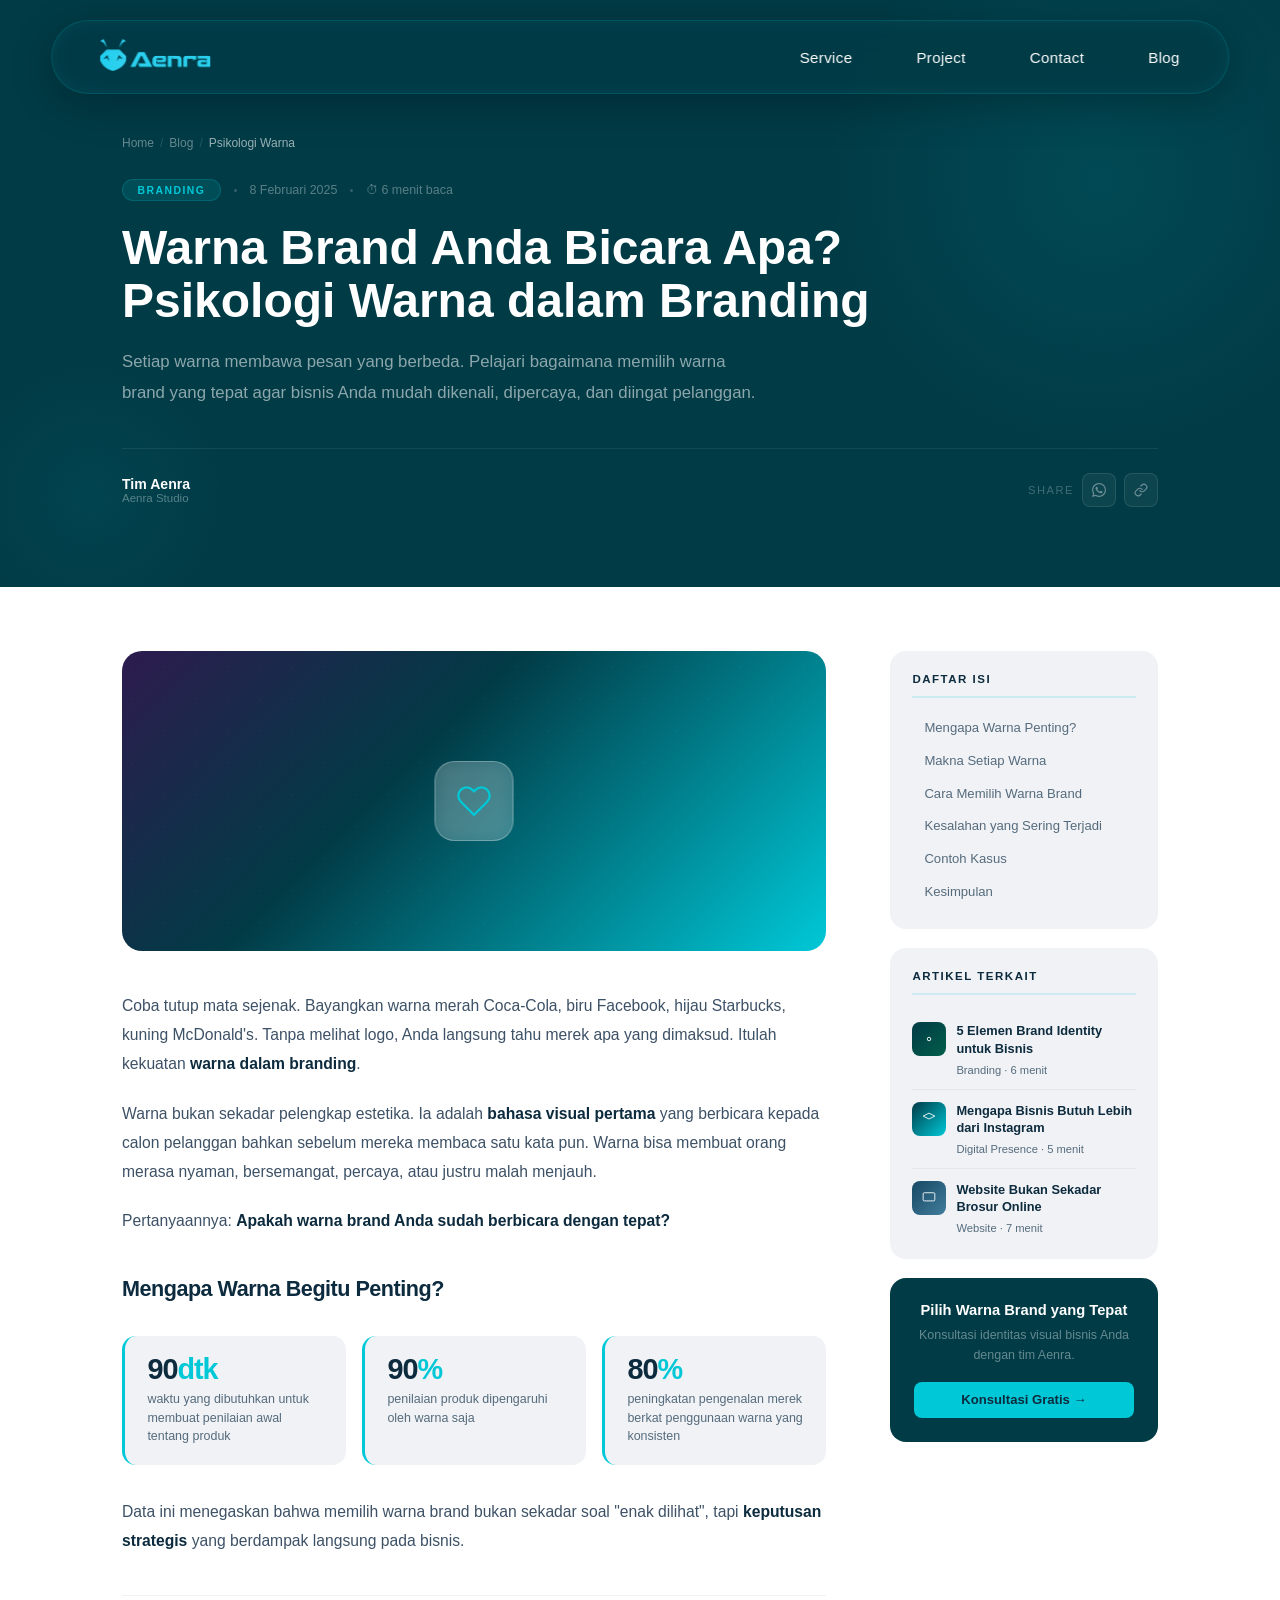
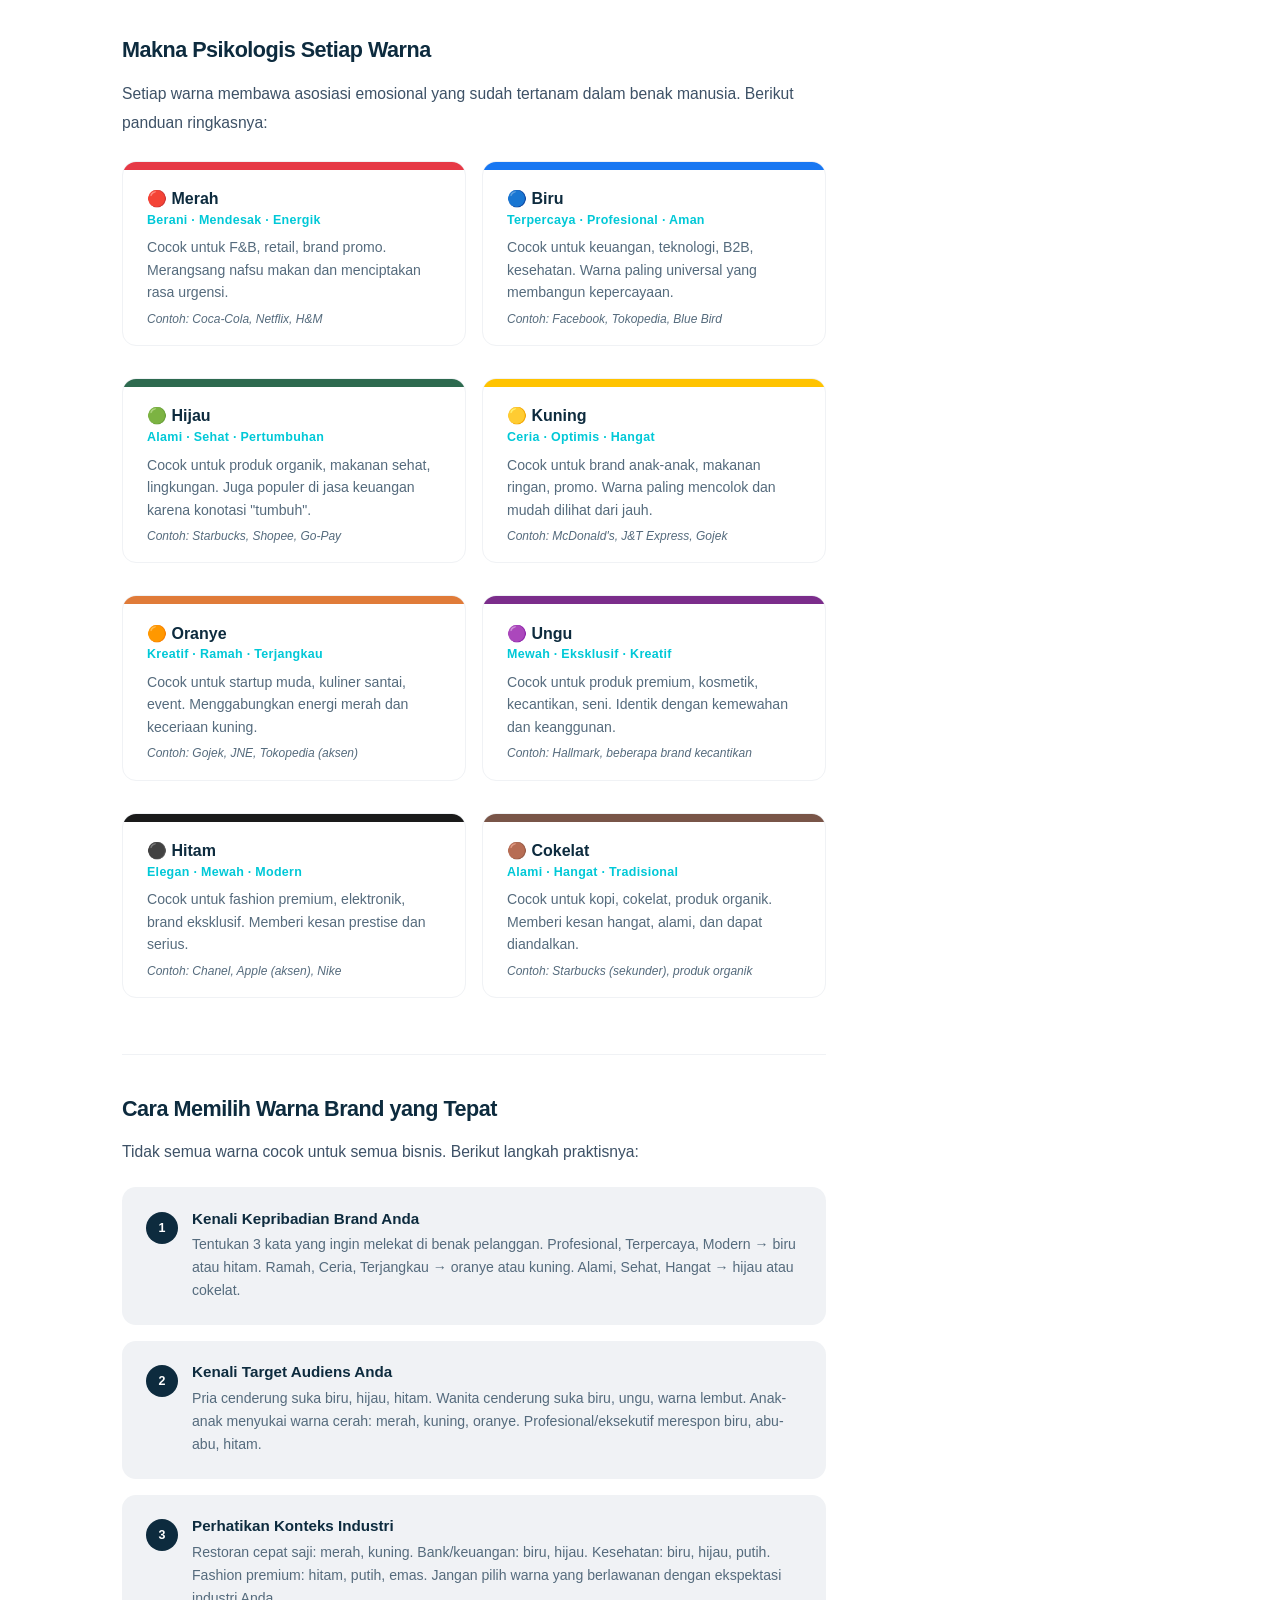
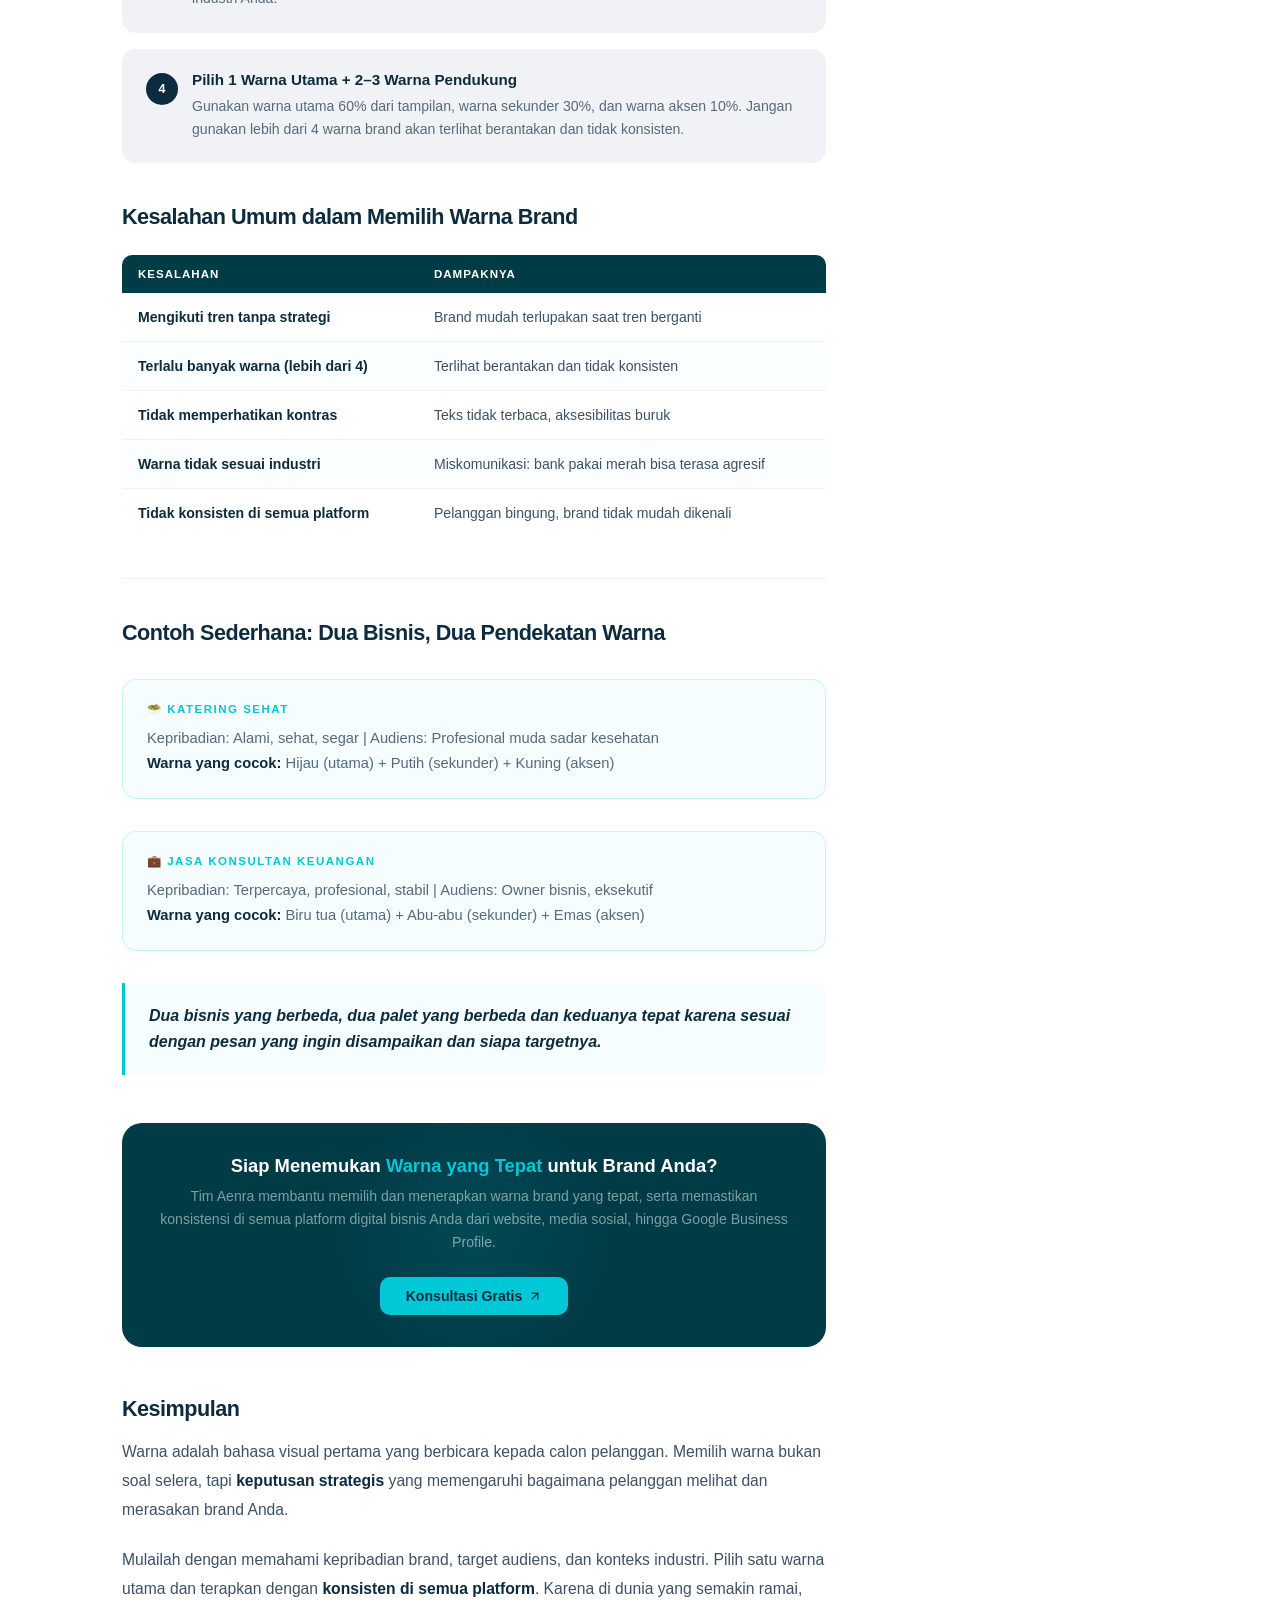
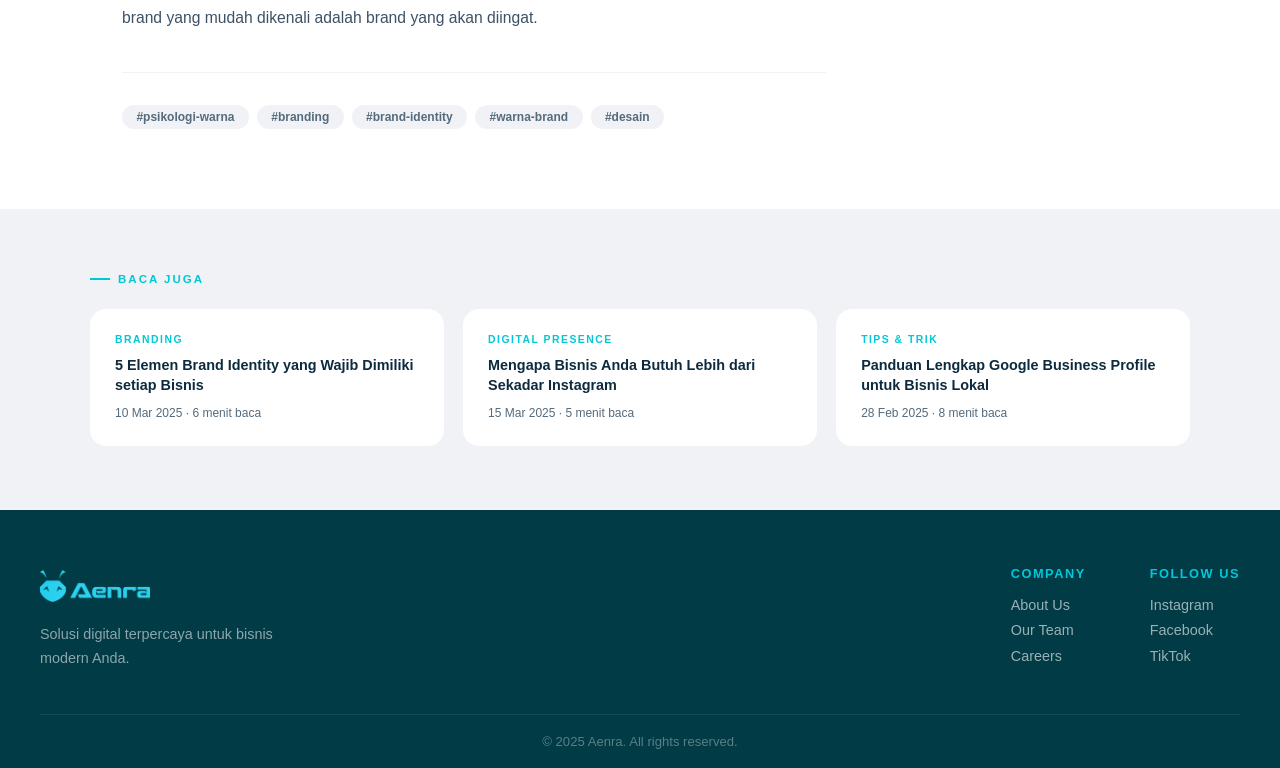
<file: artikel-psikologi-warna.html>
<!DOCTYPE html>
<html lang="id">
<head>
  <meta charset="UTF-8"/>
  <meta name="viewport" content="width=device-width, initial-scale=1.0"/>
  <title>Warna Brand Anda Bicara Apa? Psikologi Warna dalam Branding – Aenra Blog</title>
  <meta name="description" content="Setiap warna membawa pesan yang berbeda. Pelajari bagaimana memilih warna brand yang tepat agar bisnis Anda mudah dikenali dan dipercaya pelanggan."/>
  <meta name="author" content="Aenra Studio"/>
  <meta property="og:title" content="Warna Brand Anda Bicara Apa? Psikologi Warna dalam Branding"/>
  <meta property="og:type" content="article"/>
  <meta property="og:site_name" content="Aenra Studio"/>
  <link rel="icon" type="image/png" href="img/AENRA LOGO1.png">
  <link rel="preconnect" href="https://fonts.googleapis.com">
  <link rel="preconnect" href="https://fonts.gstatic.com" crossorigin>
  <link href="https://fonts.googleapis.com/css2?family=Plus+Jakarta+Sans:wght@300;400;500;600;700;800&display=swap" rel="stylesheet"/>
  <link rel="stylesheet" href="style.css"/>
  <style>
    .article-hero {
      background: #013b46;
      padding-top: 72px;
      position: relative;
      overflow: hidden;
    }
    .article-hero::before {
      content: '';
      position: absolute;
      width: 600px; height: 600px;
      background: radial-gradient(circle, rgba(0,200,215,0.1) 0%, transparent 65%);
      top: -120px; right: -120px;
      pointer-events: none;
    }
    .article-hero::after {
      content: '';
      position: absolute;
      width: 300px; height: 300px;
      background: radial-gradient(circle, rgba(0,200,215,0.06) 0%, transparent 65%);
      bottom: -60px; left: -60px;
      pointer-events: none;
    }
    .article-hero-inner {
      max-width: 1100px;
      margin: 0 auto;
      padding: 4rem 2rem 5rem;
      position: relative;
      z-index: 1;
    }
    .breadcrumb {
      display: flex; align-items: center; gap: 6px;
      font-size: 0.75rem; margin-bottom: 1.8rem; flex-wrap: wrap;
    }
    .breadcrumb a { color: rgba(255,255,255,0.4); text-decoration: none; transition: color 0.2s ease; }
    .breadcrumb a:hover { color: var(--cyan); }
    .breadcrumb-sep { color: rgba(255,255,255,0.15); }
    .breadcrumb-current { color: rgba(255,255,255,0.6); }
    .article-meta-top {
      display: flex; align-items: center; gap: 0.8rem;
      margin-bottom: 1.2rem; flex-wrap: wrap;
    }
    .article-category {
      background: rgba(0,200,215,0.12); color: var(--cyan);
      font-size: 0.65rem; font-weight: 700; letter-spacing: 1.5px;
      text-transform: uppercase; padding: 0.3rem 0.9rem;
      border-radius: 50px; border: 1px solid rgba(0,200,215,0.2);
    }
    .article-date, .article-read-time { font-size: 0.78rem; color: rgba(255,255,255,0.35); }
    .meta-dot { width: 3px; height: 3px; background: rgba(255,255,255,0.2); border-radius: 50%; }
    .article-title {
      font-size: clamp(1.8rem, 4.5vw, 3rem);
      font-weight: 800; color: var(--white);
      line-height: 1.12; letter-spacing: 0px;
      margin-bottom: 1.2rem; max-width: 800px;
    }
    .article-lead {
      font-size: 1.05rem; color: rgba(255,255,255,0.55);
      line-height: 1.8; margin-bottom: 2.5rem; max-width: 640px;
    }
    .article-author {
      display: flex; align-items: center; gap: 12px;
      padding-top: 1.5rem; border-top: 1px solid rgba(255,255,255,0.08);
      flex-wrap: wrap;
    }
    .author-avatar {
      width: 42px; height: 42px;
      background: linear-gradient(135deg, #025566, var(--cyan));
      border-radius: 50%; display: flex; align-items: center; justify-content: center;
      font-size: 0.9rem; font-weight: 800; color: var(--white); flex-shrink: 0;
    }
    .author-name { font-size: 0.88rem; font-weight: 700; color: var(--white); }
    .author-role { font-size: 0.72rem; color: rgba(255,255,255,0.35); }
    .article-share { display: flex; align-items: center; gap: 8px; margin-left: auto; }
    .share-label { font-size: 0.7rem; color: rgba(255,255,255,0.25); letter-spacing: 1.5px; text-transform: uppercase; }
    .share-btn {
      width: 34px; height: 34px;
      background: rgba(255,255,255,0.05);
      border: 1px solid rgba(255,255,255,0.1);
      border-radius: 8px; display: flex; align-items: center; justify-content: center;
      cursor: pointer; text-decoration: none; color: rgba(255,255,255,0.4);
      transition: all 0.2s ease;
    }
    .share-btn:hover { background: rgba(0,200,215,0.12); border-color: var(--cyan); color: var(--cyan); }

    .article-body { background: var(--white); }
    .article-layout {
      max-width: 1100px; margin: 0 auto;
      padding: 4rem 2rem 5rem;
      display: grid; grid-template-columns: 1fr 268px;
      gap: 4rem; align-items: start;
    }
    .article-content { min-width: 0; }
    .article-cover {
      width: 100%; height: 300px;
      background: linear-gradient(135deg, #2d1b4e 0%, #013b46 40%, #00C8D7 100%);
      border-radius: 20px; margin-bottom: 2.5rem;
      display: flex; align-items: center; justify-content: center;
      position: relative; overflow: hidden;
    }
    .article-cover::before {
      content: ''; position: absolute; inset: 0;
      background-image: radial-gradient(circle at 30% 50%, rgba(255,255,255,0.04) 1px, transparent 1px);
      background-size: 32px 32px;
    }
    .article-cover-icon {
      width: 80px; height: 80px;
      background: rgba(255,255,255,0.1); border-radius: 20px;
      display: flex; align-items: center; justify-content: center;
      backdrop-filter: blur(8px); border: 1px solid rgba(255,255,255,0.15);
      position: relative; z-index: 1;
    }
    .article-content h2 {
      font-size: 1.35rem; font-weight: 800; color: var(--dark);
      letter-spacing: -0.5px; line-height: 1.3; margin: 2.5rem 0 0.9rem;
    }
    .article-content h3 {
      font-size: 1.05rem; font-weight: 700; color: var(--dark);
      letter-spacing: -0.3px; margin: 1.8rem 0 0.7rem;
    }
    .article-content p {
      font-size: 0.98rem; color: #3d5166;
      line-height: 1.85; margin-bottom: 1.3rem;
    }
    .article-content ul, .article-content ol {
      padding-left: 0; margin-bottom: 1.4rem;
      list-style: none; display: flex; flex-direction: column; gap: 0.55rem;
    }
    .article-content ul li {
      display: flex; align-items: flex-start;
      gap: 10px; font-size: 0.98rem; color: #3d5166; line-height: 1.7;
    }
    .article-content ul li::before {
      content: ''; width: 6px; height: 6px;
      background: var(--cyan); border-radius: 50%;
      flex-shrink: 0; margin-top: 8px;
    }
    .article-content ol { counter-reset: ol-counter; }
    .article-content ol li {
      display: flex; align-items: flex-start;
      gap: 12px; font-size: 0.98rem; color: #3d5166; line-height: 1.7;
      counter-increment: ol-counter;
    }
    .article-content ol li::before {
      content: counter(ol-counter);
      background: var(--cyan); color: var(--dark);
      width: 22px; height: 22px; border-radius: 50%;
      display: flex; align-items: center; justify-content: center;
      font-size: 0.7rem; font-weight: 800; flex-shrink: 0; margin-top: 2px;
    }
    .article-content ol li > div { flex: 1; min-width: 0; }
    .article-content ol li strong { color: var(--dark); font-weight: 700; }
    .article-content ol li span { color: var(--text-muted); font-weight: 400; }
    .article-content blockquote {
      border-left: 3px solid var(--cyan);
      background: rgba(0,200,215,0.04);
      border-radius: 0 12px 12px 0;
      padding: 1.2rem 1.5rem; margin: 2rem 0;
    }
    .article-content blockquote p {
      font-size: 1rem; font-weight: 600; color: var(--dark);
      font-style: italic; margin: 0; line-height: 1.65;
    }
    .highlight-box {
      background: rgba(0,200,215,0.04);
      border: 1px solid rgba(0,200,215,0.18);
      border-radius: 14px; padding: 1.4rem 1.5rem; margin: 2rem 0;
    }
    .highlight-box-title {
      font-size: 0.72rem; font-weight: 700; letter-spacing: 1.5px;
      text-transform: uppercase; color: var(--cyan); margin-bottom: 0.6rem;
    }
    .highlight-box p { font-size: 0.92rem; color: var(--text-muted); margin: 0; line-height: 1.7; }

    /* Stat grid */
    .stat-grid {
      display: grid; grid-template-columns: repeat(3, 1fr);
      gap: 1rem; margin: 2rem 0;
    }
    .stat-card {
      background: var(--light-bg); border-radius: 14px;
      padding: 1.2rem 1.4rem; border-left: 3px solid var(--cyan);
    }
    .stat-number {
      font-size: 1.8rem; font-weight: 800;
      color: var(--dark); letter-spacing: -1px;
      line-height: 1; margin-bottom: 0.4rem;
    }
    .stat-number span { color: var(--cyan); }
    .stat-label { font-size: 0.78rem; color: var(--text-muted); line-height: 1.5; }

    /* Color card  kartu warna individual */
    .color-card {
      border-radius: 14px; overflow: hidden;
      margin-bottom: 1rem; border: 1px solid var(--light-bg);
    }
    .color-card-swatch {
      height: 8px;
    }
    .color-card-body {
      padding: 1.2rem 1.5rem;
    }
    .color-card-name {
      font-size: 1rem; font-weight: 800; color: var(--dark);
      margin-bottom: 0.3rem;
    }
    .color-card-kesan {
      font-size: 0.78rem; font-weight: 600; color: var(--cyan);
      margin-bottom: 0.6rem; letter-spacing: 0.3px;
    }
    .color-card-body p {
      font-size: 0.88rem; color: var(--text-muted);
      margin-bottom: 0.5rem; line-height: 1.6;
    }
    .color-card-cocok {
      font-size: 0.78rem; color: #3d5166;
      line-height: 1.6;
    }
    .color-card-contoh {
      font-size: 0.75rem; color: var(--text-muted);
      margin-top: 0.4rem; font-style: italic;
    }

    /* Color grid 2-col */
    .color-grid {
      display: grid; grid-template-columns: repeat(2, 1fr);
      gap: 1rem; margin: 1.5rem 0;
    }

    /* Langkah card */
    .langkah-card {
      background: var(--light-bg); border-radius: 14px;
      padding: 1.4rem 1.5rem; margin-bottom: 1rem;
      display: flex; gap: 14px; align-items: flex-start;
    }
    .langkah-num {
      width: 32px; height: 32px;
      background: var(--dark); color: var(--white);
      border-radius: 50%; display: flex; align-items: center; justify-content: center;
      font-size: 0.78rem; font-weight: 800; flex-shrink: 0; margin-top: 2px;
    }
    .langkah-body h4 {
      font-size: 0.95rem; font-weight: 700; color: var(--dark); margin-bottom: 0.4rem;
    }
    .langkah-body p {
      font-size: 0.88rem; color: var(--text-muted); margin: 0; line-height: 1.65;
    }

    /* Data table */
    .data-table {
      width: 100%; border-collapse: collapse;
      margin: 1.5rem 0; font-size: 0.88rem;
    }
    .data-table th {
      background: #013b46; color: var(--white);
      font-size: 0.72rem; font-weight: 700; letter-spacing: 1px;
      text-transform: uppercase; padding: 0.8rem 1rem; text-align: left;
    }
    .data-table th:first-child { border-radius: 10px 0 0 0; }
    .data-table th:last-child { border-radius: 0 10px 0 0; }
    .data-table td {
      padding: 0.8rem 1rem; color: #3d5166;
      border-bottom: 1px solid var(--light-bg); line-height: 1.6; vertical-align: top;
    }
    .data-table tr:last-child td { border-bottom: none; }
    .data-table td:first-child { font-weight: 700; color: var(--dark); }
    .data-table tr:nth-child(even) td { background: rgba(0,200,215,0.02); }

    .article-content strong { color: var(--dark); font-weight: 700; }
    .article-divider { border: none; border-top: 1px solid var(--light-bg); margin: 2.5rem 0; }
    .article-tags {
      display: flex; flex-wrap: wrap; gap: 0.5rem;
      margin-top: 2.5rem; padding-top: 2rem;
      border-top: 1px solid var(--light-bg);
    }
    .article-tag {
      background: var(--light-bg); color: var(--text-muted);
      font-size: 0.75rem; font-weight: 600; padding: 0.3rem 0.9rem;
      border-radius: 50px; text-decoration: none; transition: all 0.2s ease;
    }
    .article-tag:hover { background: rgba(0,200,215,0.1); color: var(--cyan); }

    .article-cta {
      background: #013b46; border-radius: 20px; padding: 2rem;
      text-align: center; margin: 3rem 0; position: relative; overflow: hidden;
    }
    .article-cta::before {
      content: ''; position: absolute;
      width: 300px; height: 300px;
      background: radial-gradient(circle, rgba(0,200,215,0.1) 0%, transparent 65%);
      top: 50%; left: 50%; transform: translate(-50%, -50%); pointer-events: none;
    }
    .article-cta-inner { position: relative; z-index: 1; }
    .article-cta h4 { font-size: 1.15rem; font-weight: 800; color: var(--white); margin-bottom: 0.5rem; }
    .article-cta h4 span { color: var(--cyan); }
    .article-cta p { font-size: 0.88rem; color: rgba(255,255,255,0.5); margin-bottom: 1.4rem; line-height: 1.65; }
    .article-cta-btn {
      display: inline-flex; align-items: center; gap: 6px;
      background: var(--cyan); color: var(--dark);
      text-decoration: none; font-size: 0.88rem; font-weight: 700;
      padding: 0.7rem 1.6rem; border-radius: 10px;
      transition: background 0.3s ease, transform 0.2s ease;
    }
    .article-cta-btn:hover { background: #00e5f5; transform: translateY(-2px); }

    .article-sidebar { position: sticky; top: 88px; }
    .toc-card, .related-card {
      background: var(--light-bg); border-radius: 16px;
      padding: 1.4rem; margin-bottom: 1.2rem;
    }
    .toc-title, .related-title {
      font-size: 0.72rem; font-weight: 700; letter-spacing: 1.5px;
      text-transform: uppercase; color: var(--dark); margin-bottom: 1rem;
      padding-bottom: 0.7rem; border-bottom: 2px solid rgba(0,200,215,0.15);
    }
    .toc-list { list-style: none; display: flex; flex-direction: column; gap: 0.3rem; }
    .toc-list li a {
      font-size: 0.82rem; color: var(--text-muted); text-decoration: none;
      display: block; padding: 0.3rem 0 0.3rem 10px;
      border-left: 2px solid transparent; transition: all 0.2s ease; line-height: 1.4;
    }
    .toc-list li a:hover, .toc-list li a.active { color: var(--cyan); border-left-color: var(--cyan); }
    .related-post {
      display: flex; gap: 10px; padding: 0.7rem 0;
      border-bottom: 1px solid rgba(0,0,0,0.05);
      text-decoration: none; transition: opacity 0.2s ease; align-items: flex-start;
    }
    .related-post:last-child { border-bottom: none; padding-bottom: 0; }
    .related-post:hover { opacity: 0.7; }
    .related-post-dot {
      width: 34px; height: 34px; border-radius: 8px;
      flex-shrink: 0; display: flex; align-items: center; justify-content: center;
    }
    .related-post-info h5 { font-size: 0.8rem; font-weight: 600; color: var(--dark); line-height: 1.35; margin-bottom: 0.2rem; }
    .related-post-info span { font-size: 0.7rem; color: var(--text-muted); }
    .sidebar-article-cta { background: #013b46; border-radius: 16px; padding: 1.5rem; text-align: center; }
    .sidebar-article-cta h4 { font-size: 0.92rem; font-weight: 700; color: var(--white); margin-bottom: 0.5rem; }
    .sidebar-article-cta p { font-size: 0.78rem; color: rgba(255,255,255,0.4); line-height: 1.6; margin-bottom: 1rem; }
    .sidebar-article-cta a {
      display: block; background: var(--cyan); color: var(--dark);
      text-decoration: none; font-size: 0.82rem; font-weight: 700;
      padding: 0.65rem 1rem; border-radius: 8px; transition: background 0.2s ease;
    }
    .sidebar-article-cta a:hover { background: #00e5f5; }

    .more-articles { background: var(--light-bg); padding: 4rem 2rem; }
    .more-articles-inner { max-width: 1100px; margin: 0 auto; }
    .more-articles-label {
      font-size: 0.72rem; font-weight: 700; letter-spacing: 2px;
      text-transform: uppercase; color: var(--cyan); margin-bottom: 1.5rem;
      display: flex; align-items: center; gap: 8px;
    }
    .more-articles-label::before { content: ''; display: block; width: 20px; height: 2px; background: var(--cyan); }
    .more-articles-grid { display: grid; grid-template-columns: repeat(3, 1fr); gap: 1.2rem; }
    .more-article-card {
      background: var(--white); border-radius: 16px; padding: 1.5rem;
      text-decoration: none; display: block; border: 1px solid transparent;
      transition: transform 0.3s ease, box-shadow 0.3s ease, border-color 0.3s ease;
    }
    .more-article-card:hover { transform: translateY(-4px); box-shadow: 0 12px 36px rgba(0,200,215,0.1); border-color: rgba(0,200,215,0.15); }
    .more-card-cat { font-size: 0.65rem; font-weight: 700; letter-spacing: 1.5px; text-transform: uppercase; color: var(--cyan); margin-bottom: 0.6rem; }
    .more-article-card h4 { font-size: 0.9rem; font-weight: 700; color: var(--dark); line-height: 1.4; margin-bottom: 0.5rem; }
    .more-article-card span { font-size: 0.75rem; color: var(--text-muted); }

    @media (max-width: 900px) {
      .article-layout { grid-template-columns: 1fr; gap: 2.5rem; }
      .article-sidebar { position: static; }
      .more-articles-grid { grid-template-columns: repeat(2, 1fr); }
      .stat-grid { grid-template-columns: repeat(2, 1fr); }
      .color-grid { grid-template-columns: 1fr; }
      .data-table { font-size: 0.82rem; }
    }
    @media (max-width: 768px) {
      .article-hero-inner { padding: 3rem 1.5rem 4rem; }
      .article-layout { padding: 3rem 1.5rem 4rem; }
      .article-title { font-size: clamp(1.6rem, 6vw, 2.2rem); }
      .article-share { margin-left: 0; width: 100%; }
      .more-articles { padding: 3rem 1.5rem; }
      .stat-grid { grid-template-columns: 1fr 1fr; }
    }
    @media (max-width: 480px) {
      .article-hero-inner { padding: 2.5rem 1.2rem 3.5rem; }
      .article-layout { padding: 2.5rem 1.2rem 4rem; }
      .article-cover { height: 200px; border-radius: 14px; }
      .more-articles { padding: 2.5rem 1.2rem; }
      .more-articles-grid { grid-template-columns: 1fr; }
      .stat-grid { grid-template-columns: 1fr; }
    }
  </style>
</head>
<body>

  <header class="navbar" id="navbar">
    <div class="nav-container">
      <div class="logo">
        <a href="index.html">
          <img src="img/AENRA LOGO.png" style="width:110px;height:40px;object-fit:contain;">
        </a>
      </div>
      <nav class="nav-links">
        <a href="index.html#service" class="nav-link">Service</a>
        <a href="index.html#project" class="nav-link">Project</a>
        <a href="index.html#contact" class="nav-link">Contact</a>
        <a href="blog.html" class="nav-link active">Blog</a>
      </nav>
      <button class="hamburger" id="hamburger" aria-label="Toggle menu">
        <span></span><span></span><span></span>
      </button>
    </div>
    <div class="mobile-menu" id="mobileMenu">
      <a href="index.html#service" class="mobile-link">Service</a>
      <a href="index.html#project" class="mobile-link">Project</a>
      <a href="blog.html" class="mobile-link">Blog</a>
      <a href="index.html#contact" class="mobile-link">Contact</a>
    </div>
  </header>

  <!-- HERO -->
  <section class="article-hero">
    <div class="article-hero-inner">
      <nav class="breadcrumb">
        <a href="index.html">Home</a>
        <span class="breadcrumb-sep">/</span>
        <a href="blog.html">Blog</a>
        <span class="breadcrumb-sep">/</span>
        <span class="breadcrumb-current">Psikologi Warna</span>
      </nav>
      <div class="article-meta-top">
        <span class="article-category">Branding</span>
        <div class="meta-dot"></div>
        <span class="article-date">8 Februari 2025</span>
        <div class="meta-dot"></div>
        <span class="article-read-time">⏱ 6 menit baca</span>
      </div>
      <h1 class="article-title">Warna Brand Anda Bicara Apa? Psikologi Warna dalam Branding</h1>
      <p class="article-lead">Setiap warna membawa pesan yang berbeda. Pelajari bagaimana memilih warna brand yang tepat agar bisnis Anda mudah dikenali, dipercaya, dan diingat pelanggan.</p>
      <div class="article-author">

        <div class="author-info">
          <div class="author-name">Tim Aenra</div>
          <div class="author-role">Aenra Studio</div>
        </div>
        <div class="article-share">
          <span class="share-label">Share</span>
          <a class="share-btn" href="https://wa.me/?text=Baca artikel ini: " target="_blank" title="WhatsApp">
            <svg width="14" height="14" viewBox="0 0 24 24" fill="currentColor"><path d="M17.472 14.382c-.297-.149-1.758-.867-2.03-.967-.273-.099-.471-.148-.67.15-.197.297-.767.966-.94 1.164-.173.199-.347.223-.644.075-.297-.15-1.255-.463-2.39-1.475-.883-.788-1.48-1.761-1.653-2.059-.173-.297-.018-.458.13-.606.134-.133.298-.347.446-.52.149-.174.198-.298.298-.497.099-.198.05-.371-.025-.52-.075-.149-.669-1.612-.916-2.207-.242-.579-.487-.5-.669-.51-.173-.008-.371-.01-.57-.01-.198 0-.52.074-.792.372-.272.297-1.04 1.016-1.04 2.479 0 1.462 1.065 2.875 1.213 3.074.149.198 2.096 3.2 5.077 4.487.709.306 1.262.489 1.694.625.712.227 1.36.195 1.871.118.571-.085 1.758-.719 2.006-1.413.248-.694.248-1.289.173-1.413-.074-.124-.272-.198-.57-.347m-5.421 7.403h-.004a9.87 9.87 0 01-5.031-1.378l-.361-.214-3.741.982.998-3.648-.235-.374a9.86 9.86 0 01-1.51-5.26c.001-5.45 4.436-9.884 9.888-9.884 2.64 0 5.122 1.03 6.988 2.898a9.825 9.825 0 012.893 6.994c-.003 5.45-4.437 9.884-9.885 9.884m8.413-18.297A11.815 11.815 0 0012.05 0C5.495 0 .16 5.335.157 11.892c0 2.096.547 4.142 1.588 5.945L.057 24l6.305-1.654a11.882 11.882 0 005.683 1.448h.005c6.554 0 11.89-5.335 11.893-11.893a11.821 11.821 0 00-3.48-8.413z"/></svg>
          </a>
          <button class="share-btn" id="copyLink" title="Copy link">
            <svg width="14" height="14" viewBox="0 0 24 24" fill="none"><path d="M10 13a5 5 0 007.54.54l3-3a5 5 0 00-7.07-7.07l-1.72 1.71" stroke="currentColor" stroke-width="2" stroke-linecap="round" stroke-linejoin="round"/><path d="M14 11a5 5 0 00-7.54-.54l-3 3a5 5 0 007.07 7.07l1.71-1.71" stroke="currentColor" stroke-width="2" stroke-linecap="round" stroke-linejoin="round"/></svg>
          </button>
        </div>
      </div>
    </div>
  </section>

  <!-- BODY -->
  <div class="article-body">
    <div class="article-layout">
      <article class="article-content">

        <div class="article-cover">
          <div class="article-cover-icon">
<div class="article-cover-icon">
  <svg width="36" height="36" viewBox="0 0 24 24" fill="none">
    <path d="M20.84 4.61a5.5 5.5 0 00-7.78 0L12 5.67l-1.06-1.06a5.5 5.5 0 00-7.78 7.78l1.06 1.06L12 21.23l7.78-7.78 1.06-1.06a5.5 5.5 0 000-7.78z" stroke="#00C8D7" stroke-width="1.5" stroke-linejoin="round"/>
  </svg>
</div>
          </div>
        </div>

        <p>Coba tutup mata sejenak. Bayangkan warna merah Coca-Cola, biru Facebook, hijau Starbucks, kuning McDonald's. Tanpa melihat logo, Anda langsung tahu merek apa yang dimaksud. Itulah kekuatan <strong>warna dalam branding</strong>.</p>
        <p>Warna bukan sekadar pelengkap estetika. Ia adalah <strong>bahasa visual pertama</strong> yang berbicara kepada calon pelanggan bahkan sebelum mereka membaca satu kata pun. Warna bisa membuat orang merasa nyaman, bersemangat, percaya, atau justru malah menjauh.</p>
        <p>Pertanyaannya: <strong>Apakah warna brand Anda sudah berbicara dengan tepat?</strong></p>

        <h2 id="mengapa-penting">Mengapa Warna Begitu Penting?</h2>

        <div class="stat-grid">
          <div class="stat-card">
            <div class="stat-number">90<span>dtk</span></div>
            <div class="stat-label">waktu yang dibutuhkan untuk membuat penilaian awal tentang produk</div>
          </div>
          <div class="stat-card">
            <div class="stat-number">90<span>%</span></div>
            <div class="stat-label">penilaian produk dipengaruhi oleh warna saja</div>
          </div>
          <div class="stat-card">
            <div class="stat-number">80<span>%</span></div>
            <div class="stat-label">peningkatan pengenalan merek berkat penggunaan warna yang konsisten</div>
          </div>
        </div>

        <p>Data ini menegaskan bahwa memilih warna brand bukan sekadar soal "enak dilihat", tapi <strong>keputusan strategis</strong> yang berdampak langsung pada bisnis.</p>

        <hr class="article-divider"/>

        <h2 id="makna-warna">Makna Psikologis Setiap Warna</h2>
        <p>Setiap warna membawa asosiasi emosional yang sudah tertanam dalam benak manusia. Berikut panduan ringkasnya:</p>

        <div class="color-grid">
          <div class="color-card">
            <div class="color-card-swatch" style="background:#e63946;"></div>
            <div class="color-card-body">
              <div class="color-card-name">🔴 Merah</div>
              <div class="color-card-kesan">Berani · Mendesak · Energik</div>
              <p class="color-card-cocok">Cocok untuk F&B, retail, brand promo. Merangsang nafsu makan dan menciptakan rasa urgensi.</p>
              <div class="color-card-contoh">Contoh: Coca-Cola, Netflix, H&M</div>
            </div>
          </div>
          <div class="color-card">
            <div class="color-card-swatch" style="background:#1877f2;"></div>
            <div class="color-card-body">
              <div class="color-card-name">🔵 Biru</div>
              <div class="color-card-kesan">Terpercaya · Profesional · Aman</div>
              <p class="color-card-cocok">Cocok untuk keuangan, teknologi, B2B, kesehatan. Warna paling universal yang membangun kepercayaan.</p>
              <div class="color-card-contoh">Contoh: Facebook, Tokopedia, Blue Bird</div>
            </div>
          </div>
          <div class="color-card">
            <div class="color-card-swatch" style="background:#2d6a4f;"></div>
            <div class="color-card-body">
              <div class="color-card-name">🟢 Hijau</div>
              <div class="color-card-kesan">Alami · Sehat · Pertumbuhan</div>
              <p class="color-card-cocok">Cocok untuk produk organik, makanan sehat, lingkungan. Juga populer di jasa keuangan karena konotasi "tumbuh".</p>
              <div class="color-card-contoh">Contoh: Starbucks, Shopee, Go-Pay</div>
            </div>
          </div>
          <div class="color-card">
            <div class="color-card-swatch" style="background:#ffc300;"></div>
            <div class="color-card-body">
              <div class="color-card-name">🟡 Kuning</div>
              <div class="color-card-kesan">Ceria · Optimis · Hangat</div>
              <p class="color-card-cocok">Cocok untuk brand anak-anak, makanan ringan, promo. Warna paling mencolok dan mudah dilihat dari jauh.</p>
              <div class="color-card-contoh">Contoh: McDonald's, J&T Express, Gojek</div>
            </div>
          </div>
          <div class="color-card">
            <div class="color-card-swatch" style="background:#e07b39;"></div>
            <div class="color-card-body">
              <div class="color-card-name">🟠 Oranye</div>
              <div class="color-card-kesan">Kreatif · Ramah · Terjangkau</div>
              <p class="color-card-cocok">Cocok untuk startup muda, kuliner santai, event. Menggabungkan energi merah dan keceriaan kuning.</p>
              <div class="color-card-contoh">Contoh: Gojek, JNE, Tokopedia (aksen)</div>
            </div>
          </div>
          <div class="color-card">
            <div class="color-card-swatch" style="background:#7b2d8b;"></div>
            <div class="color-card-body">
              <div class="color-card-name">🟣 Ungu</div>
              <div class="color-card-kesan">Mewah · Eksklusif · Kreatif</div>
              <p class="color-card-cocok">Cocok untuk produk premium, kosmetik, kecantikan, seni. Identik dengan kemewahan dan keanggunan.</p>
              <div class="color-card-contoh">Contoh: Hallmark, beberapa brand kecantikan</div>
            </div>
          </div>
          <div class="color-card">
            <div class="color-card-swatch" style="background:#1a1a1a;"></div>
            <div class="color-card-body">
              <div class="color-card-name">⚫ Hitam</div>
              <div class="color-card-kesan">Elegan · Mewah · Modern</div>
              <p class="color-card-cocok">Cocok untuk fashion premium, elektronik, brand eksklusif. Memberi kesan prestise dan serius.</p>
              <div class="color-card-contoh">Contoh: Chanel, Apple (aksen), Nike</div>
            </div>
          </div>
          <div class="color-card">
            <div class="color-card-swatch" style="background:#795548;"></div>
            <div class="color-card-body">
              <div class="color-card-name">🟤 Cokelat</div>
              <div class="color-card-kesan">Alami · Hangat · Tradisional</div>
              <p class="color-card-cocok">Cocok untuk kopi, cokelat, produk organik. Memberi kesan hangat, alami, dan dapat diandalkan.</p>
              <div class="color-card-contoh">Contoh: Starbucks (sekunder), produk organik</div>
            </div>
          </div>
        </div>

        <hr class="article-divider"/>

        <h2 id="cara-memilih">Cara Memilih Warna Brand yang Tepat</h2>
        <p>Tidak semua warna cocok untuk semua bisnis. Berikut langkah praktisnya:</p>

        <div class="langkah-card">
          <div class="langkah-num">1</div>
          <div class="langkah-body">
            <h4>Kenali Kepribadian Brand Anda</h4>
            <p>Tentukan 3 kata yang ingin melekat di benak pelanggan. Profesional, Terpercaya, Modern → biru atau hitam. Ramah, Ceria, Terjangkau → oranye atau kuning. Alami, Sehat, Hangat → hijau atau cokelat.</p>
          </div>
        </div>
        <div class="langkah-card">
          <div class="langkah-num">2</div>
          <div class="langkah-body">
            <h4>Kenali Target Audiens Anda</h4>
            <p>Pria cenderung suka biru, hijau, hitam. Wanita cenderung suka biru, ungu, warna lembut. Anak-anak menyukai warna cerah: merah, kuning, oranye. Profesional/eksekutif merespon biru, abu-abu, hitam.</p>
          </div>
        </div>
        <div class="langkah-card">
          <div class="langkah-num">3</div>
          <div class="langkah-body">
            <h4>Perhatikan Konteks Industri</h4>
            <p>Restoran cepat saji: merah, kuning. Bank/keuangan: biru, hijau. Kesehatan: biru, hijau, putih. Fashion premium: hitam, putih, emas. Jangan pilih warna yang berlawanan dengan ekspektasi industri Anda.</p>
          </div>
        </div>
        <div class="langkah-card">
          <div class="langkah-num">4</div>
          <div class="langkah-body">
            <h4>Pilih 1 Warna Utama + 2–3 Warna Pendukung</h4>
            <p>Gunakan warna utama 60% dari tampilan, warna sekunder 30%, dan warna aksen 10%. Jangan gunakan lebih dari 4 warna  brand akan terlihat berantakan dan tidak konsisten.</p>
          </div>
        </div>

        <h2 id="kesalahan-warna">Kesalahan Umum dalam Memilih Warna Brand</h2>

        <table class="data-table">
          <thead>
            <tr><th>Kesalahan</th><th>Dampaknya</th></tr>
          </thead>
          <tbody>
            <tr><td>Mengikuti tren tanpa strategi</td><td>Brand mudah terlupakan saat tren berganti</td></tr>
            <tr><td>Terlalu banyak warna (lebih dari 4)</td><td>Terlihat berantakan dan tidak konsisten</td></tr>
            <tr><td>Tidak memperhatikan kontras</td><td>Teks tidak terbaca, aksesibilitas buruk</td></tr>
            <tr><td>Warna tidak sesuai industri</td><td>Miskomunikasi: bank pakai merah bisa terasa agresif</td></tr>
            <tr><td>Tidak konsisten di semua platform</td><td>Pelanggan bingung, brand tidak mudah dikenali</td></tr>
          </tbody>
        </table>

        <hr class="article-divider"/>

        <h2 id="contoh-kasus">Contoh Sederhana: Dua Bisnis, Dua Pendekatan Warna</h2>

        <div class="highlight-box">
          <div class="highlight-box-title">🥗 Katering Sehat</div>
          <p>Kepribadian: Alami, sehat, segar | Audiens: Profesional muda sadar kesehatan<br><strong>Warna yang cocok:</strong> Hijau (utama) + Putih (sekunder) + Kuning (aksen)</p>
        </div>

        <div class="highlight-box">
          <div class="highlight-box-title">💼 Jasa Konsultan Keuangan</div>
          <p>Kepribadian: Terpercaya, profesional, stabil | Audiens: Owner bisnis, eksekutif<br><strong>Warna yang cocok:</strong> Biru tua (utama) + Abu-abu (sekunder) + Emas (aksen)</p>
        </div>

        <blockquote>
          <p>Dua bisnis yang berbeda, dua palet yang berbeda  dan keduanya tepat karena sesuai dengan pesan yang ingin disampaikan dan siapa targetnya.</p>
        </blockquote>

        <div class="article-cta">
          <div class="article-cta-inner">
            <h4>Siap Menemukan <span>Warna yang Tepat</span> untuk Brand Anda?</h4>
            <p>Tim Aenra membantu memilih dan menerapkan warna brand yang tepat, serta memastikan konsistensi di semua platform digital bisnis Anda  dari website, media sosial, hingga Google Business Profile.</p>
            <a href="index.html#contact" class="article-cta-btn">
              Konsultasi Gratis
              <svg width="14" height="14" viewBox="0 0 24 24" fill="none"><path d="M7 17L17 7M17 7H7M17 7v10" stroke="currentColor" stroke-width="2" stroke-linecap="round"/></svg>
            </a>
          </div>
        </div>

        <h2 id="kesimpulan">Kesimpulan</h2>
        <p>Warna adalah bahasa visual pertama yang berbicara kepada calon pelanggan. Memilih warna bukan soal selera, tapi <strong>keputusan strategis</strong> yang memengaruhi bagaimana pelanggan melihat dan merasakan brand Anda.</p>
        <p>Mulailah dengan memahami kepribadian brand, target audiens, dan konteks industri. Pilih satu warna utama dan terapkan dengan <strong>konsisten di semua platform</strong>. Karena di dunia yang semakin ramai, brand yang mudah dikenali adalah brand yang akan diingat.</p>

        <div class="article-tags">
          <a href="blog.html" class="article-tag">#psikologi-warna</a>
          <a href="blog.html" class="article-tag">#branding</a>
          <a href="blog.html" class="article-tag">#brand-identity</a>
          <a href="blog.html" class="article-tag">#warna-brand</a>
          <a href="blog.html" class="article-tag">#desain</a>
        </div>
      </article>

      <!-- SIDEBAR -->
      <aside class="article-sidebar">
        <div class="toc-card">
          <div class="toc-title">Daftar Isi</div>
          <ul class="toc-list">
            <li><a href="#mengapa-penting">Mengapa Warna Penting?</a></li>
            <li><a href="#makna-warna">Makna Setiap Warna</a></li>
            <li><a href="#cara-memilih">Cara Memilih Warna Brand</a></li>
            <li><a href="#kesalahan-warna">Kesalahan yang Sering Terjadi</a></li>
            <li><a href="#contoh-kasus">Contoh Kasus</a></li>
            <li><a href="#kesimpulan">Kesimpulan</a></li>
          </ul>
        </div>
        <div class="related-card">
          <div class="related-title">Artikel Terkait</div>
          <a href="artikel-branding.html" class="related-post">
            <div class="related-post-dot" style="background:linear-gradient(135deg,#013b46,#025e4a)">
              <svg width="14" height="14" viewBox="0 0 24 24" fill="none"><circle cx="12" cy="12" r="3" stroke="#fff" stroke-width="1.5"/></svg>
            </div>
            <div class="related-post-info">
              <h5>5 Elemen Brand Identity untuk Bisnis</h5>
              <span>Branding · 6 menit</span>
            </div>
          </a>
          <a href="artikel-digital-presence.html" class="related-post">
            <div class="related-post-dot" style="background:linear-gradient(135deg,#013b46,#00C8D7)">
              <svg width="14" height="14" viewBox="0 0 24 24" fill="none"><path d="M12 2L2 7l10 5 10-5-10-5z" stroke="#fff" stroke-width="1.5"/></svg>
            </div>
            <div class="related-post-info">
              <h5>Mengapa Bisnis Butuh Lebih dari Instagram</h5>
              <span>Digital Presence · 5 menit</span>
            </div>
          </a>
          <a href="artikel-website.html" class="related-post">
            <div class="related-post-dot" style="background:linear-gradient(135deg,#164863,#427D9D)">
              <svg width="14" height="14" viewBox="0 0 24 24" fill="none"><rect x="2" y="3" width="20" height="14" rx="2" stroke="#fff" stroke-width="1.5"/></svg>
            </div>
            <div class="related-post-info">
              <h5>Website Bukan Sekadar Brosur Online</h5>
              <span>Website · 7 menit</span>
            </div>
          </a>
        </div>
        <div class="sidebar-article-cta">
          <h4>Pilih Warna Brand yang Tepat</h4>
          <p>Konsultasi identitas visual bisnis Anda dengan tim Aenra.</p>
          <a href="index.html#contact">Konsultasi Gratis →</a>
        </div>
      </aside>
    </div>
  </div>

  <!-- MORE ARTICLES -->
  <section class="more-articles">
    <div class="more-articles-inner">
      <div class="more-articles-label">Baca Juga</div>
      <div class="more-articles-grid">
        <a href="artikel-branding.html" class="more-article-card">
          <div class="more-card-cat">Branding</div>
          <h4>5 Elemen Brand Identity yang Wajib Dimiliki setiap Bisnis</h4>
          <span>10 Mar 2025 · 6 menit baca</span>
        </a>
        <a href="artikel-digital-presence.html" class="more-article-card">
          <div class="more-card-cat">Digital Presence</div>
          <h4>Mengapa Bisnis Anda Butuh Lebih dari Sekadar Instagram</h4>
          <span>15 Mar 2025 · 5 menit baca</span>
        </a>
        <a href="artikel-google-business.html" class="more-article-card">
          <div class="more-card-cat">Tips & Trik</div>
          <h4>Panduan Lengkap Google Business Profile untuk Bisnis Lokal</h4>
          <span>28 Feb 2025 · 8 menit baca</span>
        </a>
      </div>
    </div>
  </section>

  <footer class="footer">
    <div class="footer-container">
      <div class="footer-left">
        <div class="logo">
          <img src="img/AENRA LOGO.png" style="width:110px;height:40px;object-fit:contain;">
        </div>
        <p>Solusi digital terpercaya untuk bisnis modern Anda.</p>
      </div>
      <div class="footer-links">
        <div class="footer-col">
          <h4>Company</h4>
          <a href="about.html">About Us</a>
          <a href="#">Our Team</a>
          <a href="#">Careers</a>
        </div>
        <div class="footer-col">
          <h4>Follow Us</h4>
          <a href="#">Instagram</a>
          <a href="#">Facebook</a>
          <a href="#">TikTok</a>
        </div>
      </div>
    </div>
    <div class="footer-bottom">
      <p>© 2025 Aenra. All rights reserved.</p>
    </div>
  </footer>

  <script>
    const navbar = document.getElementById('navbar');
    window.addEventListener('scroll', () => navbar.classList.toggle('scrolled', window.scrollY > 40));

    const hamburger = document.getElementById('hamburger');
    const mobileMenu = document.getElementById('mobileMenu');
    hamburger.addEventListener('click', () => {
      hamburger.classList.toggle('active');
      mobileMenu.classList.toggle('open');
    });
    document.querySelectorAll('.mobile-link').forEach(l => l.addEventListener('click', () => {
      hamburger.classList.remove('active');
      mobileMenu.classList.remove('open');
    }));

    const observer = new IntersectionObserver((entries) => {
      entries.forEach(e => { if (e.isIntersecting) { e.target.classList.add('visible'); observer.unobserve(e.target); } });
    }, { threshold: 0.1 });
    document.querySelectorAll('[data-animate]').forEach(el => observer.observe(el));

    document.getElementById('copyLink').addEventListener('click', () => {
      navigator.clipboard.writeText(window.location.href).then(() => {
        const btn = document.getElementById('copyLink');
        btn.style.borderColor = 'var(--cyan)';
        btn.style.color = 'var(--cyan)';
        setTimeout(() => { btn.style.borderColor = ''; btn.style.color = ''; }, 1500);
      });
    });

    const tocLinks = document.querySelectorAll('.toc-list a');
    const headings = document.querySelectorAll('.article-content h2');
    window.addEventListener('scroll', () => {
      let current = '';
      headings.forEach(h => { if (window.scrollY >= h.offsetTop - 110) current = '#' + h.id; });
      tocLinks.forEach(link => link.classList.toggle('active', link.getAttribute('href') === current));
    });
  </script>
</body>
</html>
</file>
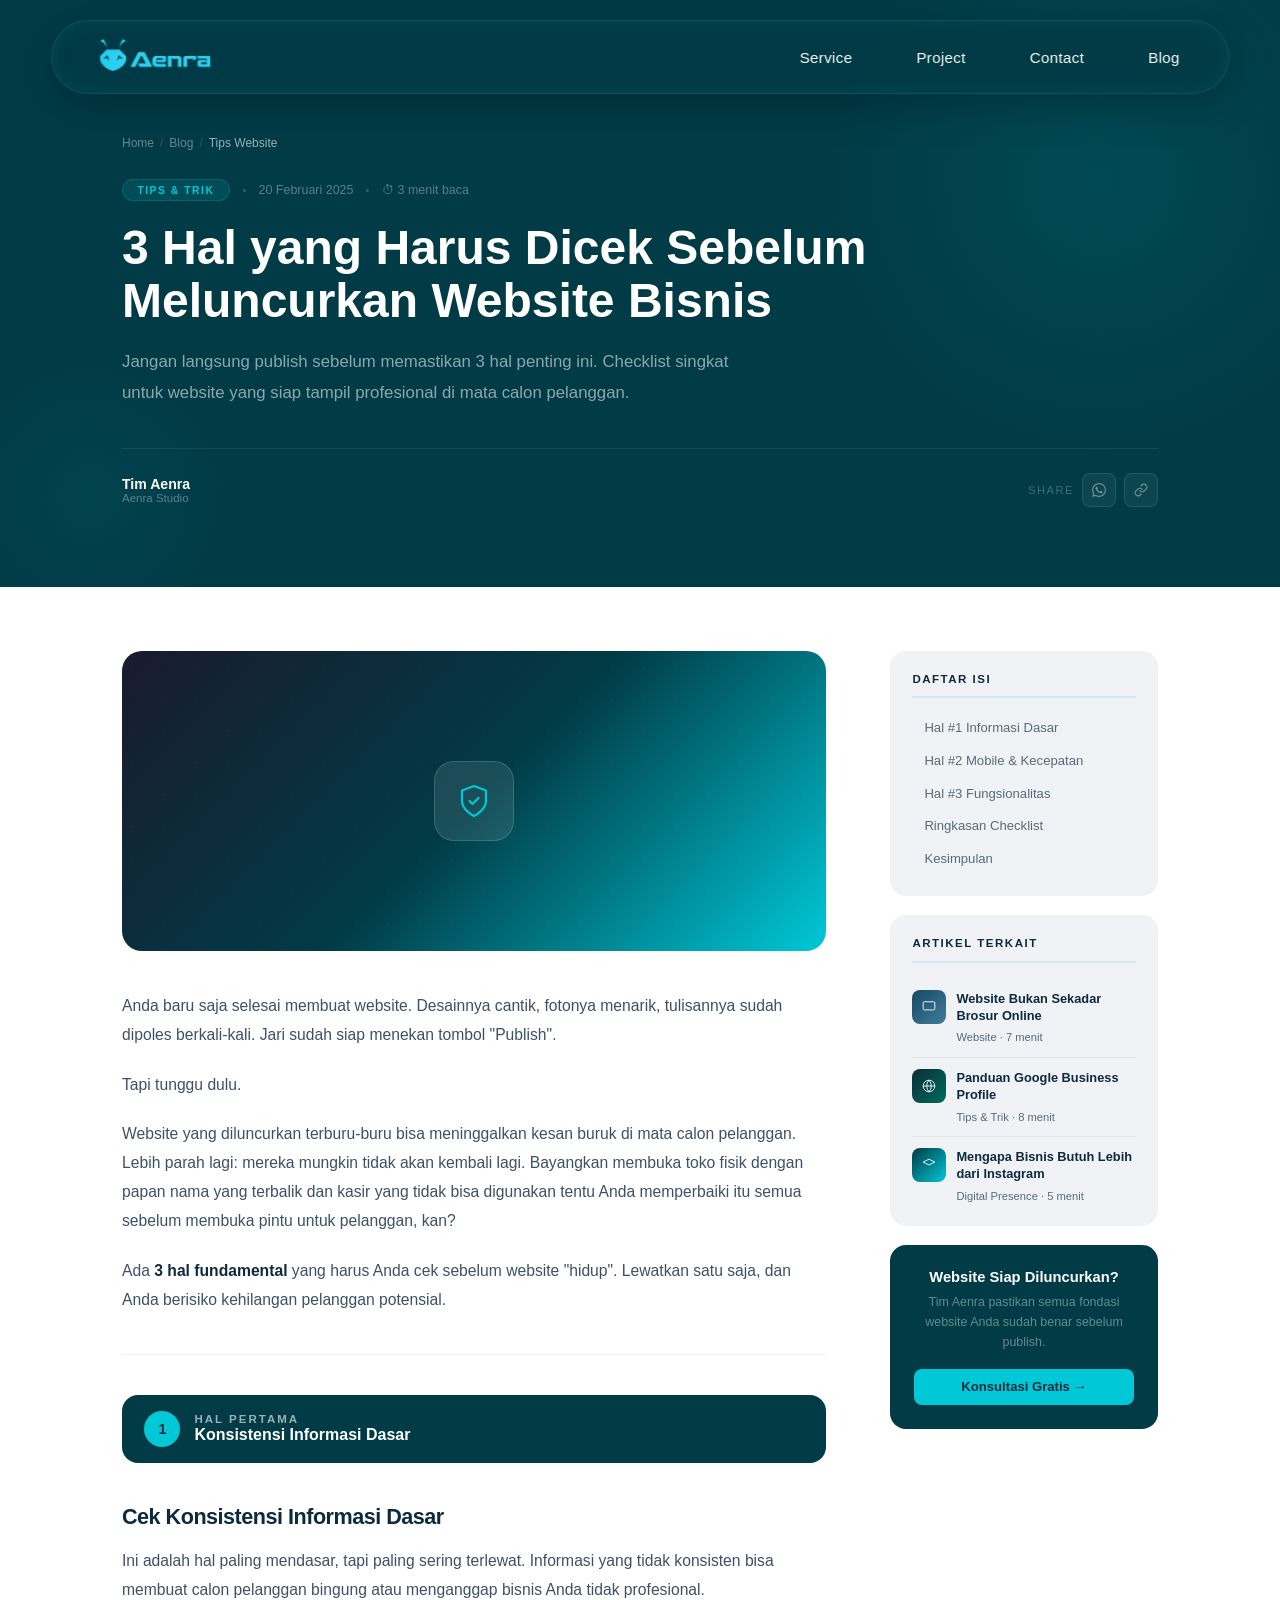
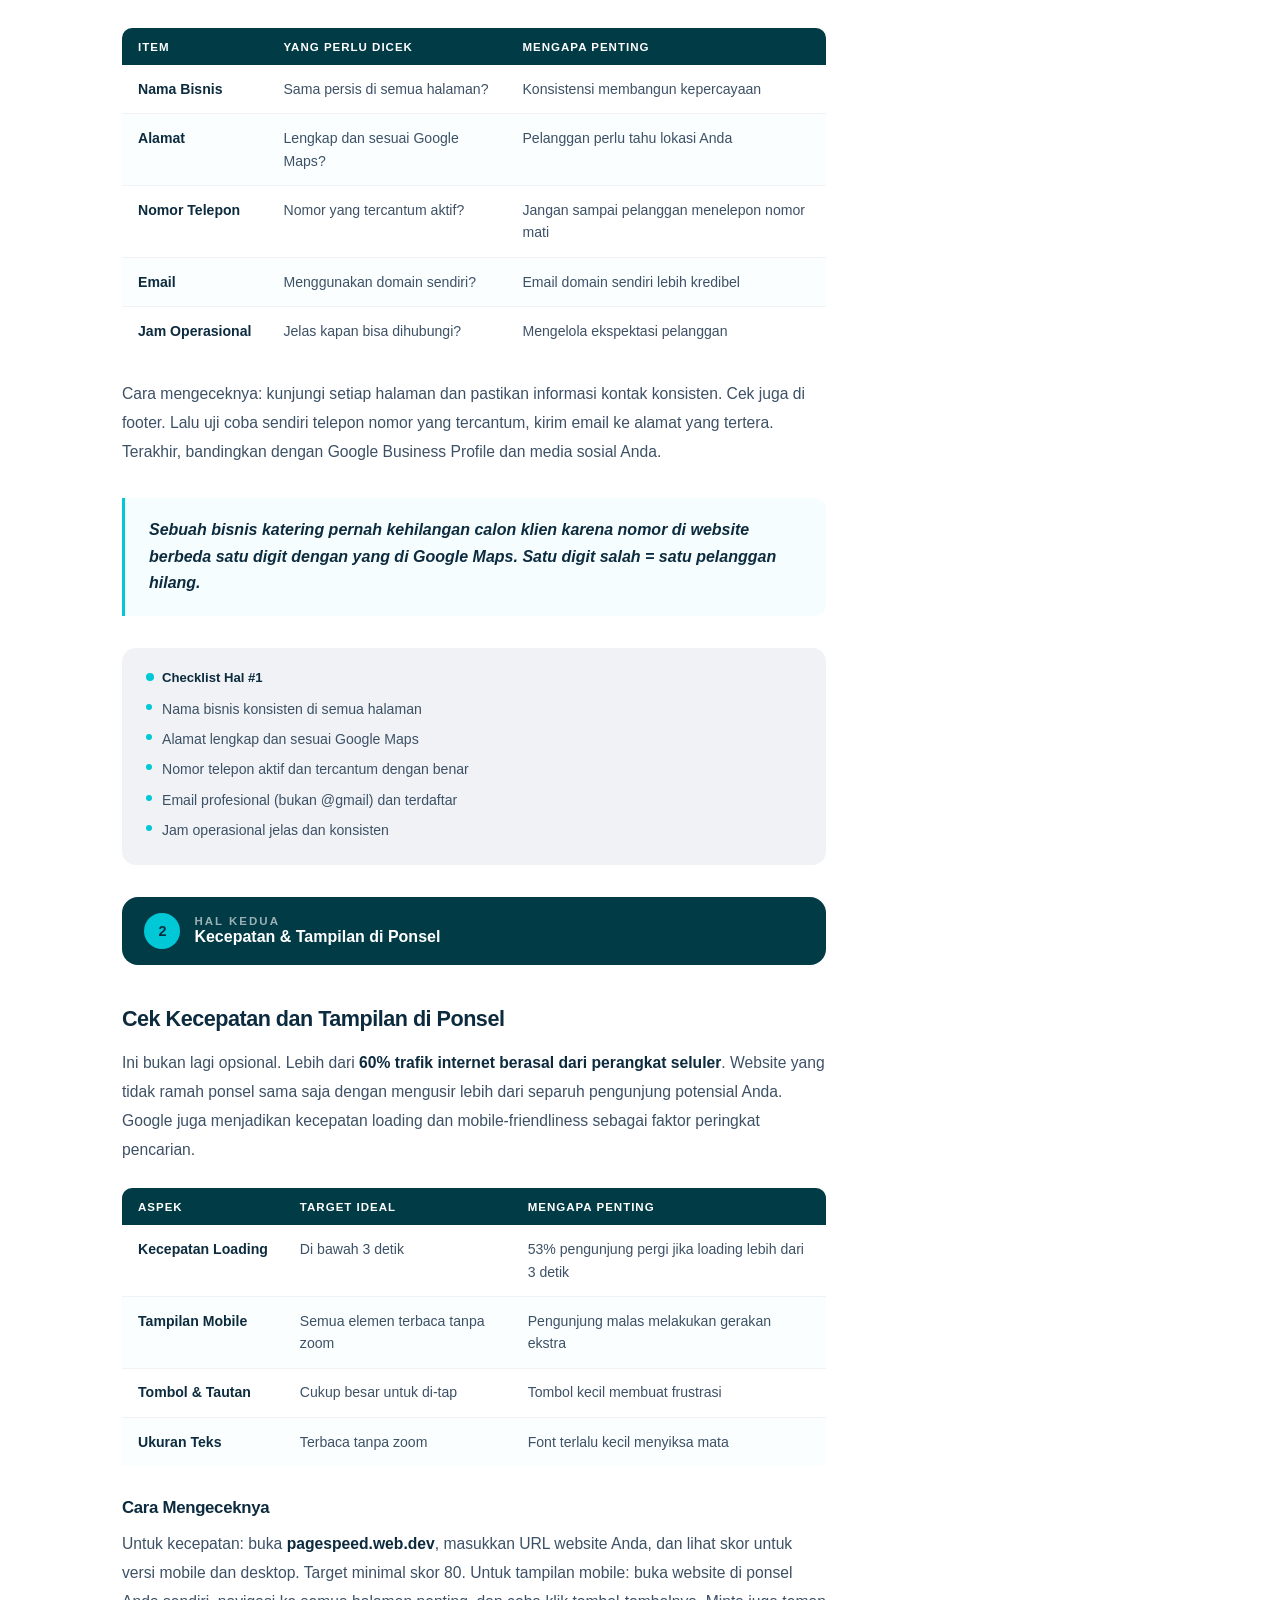
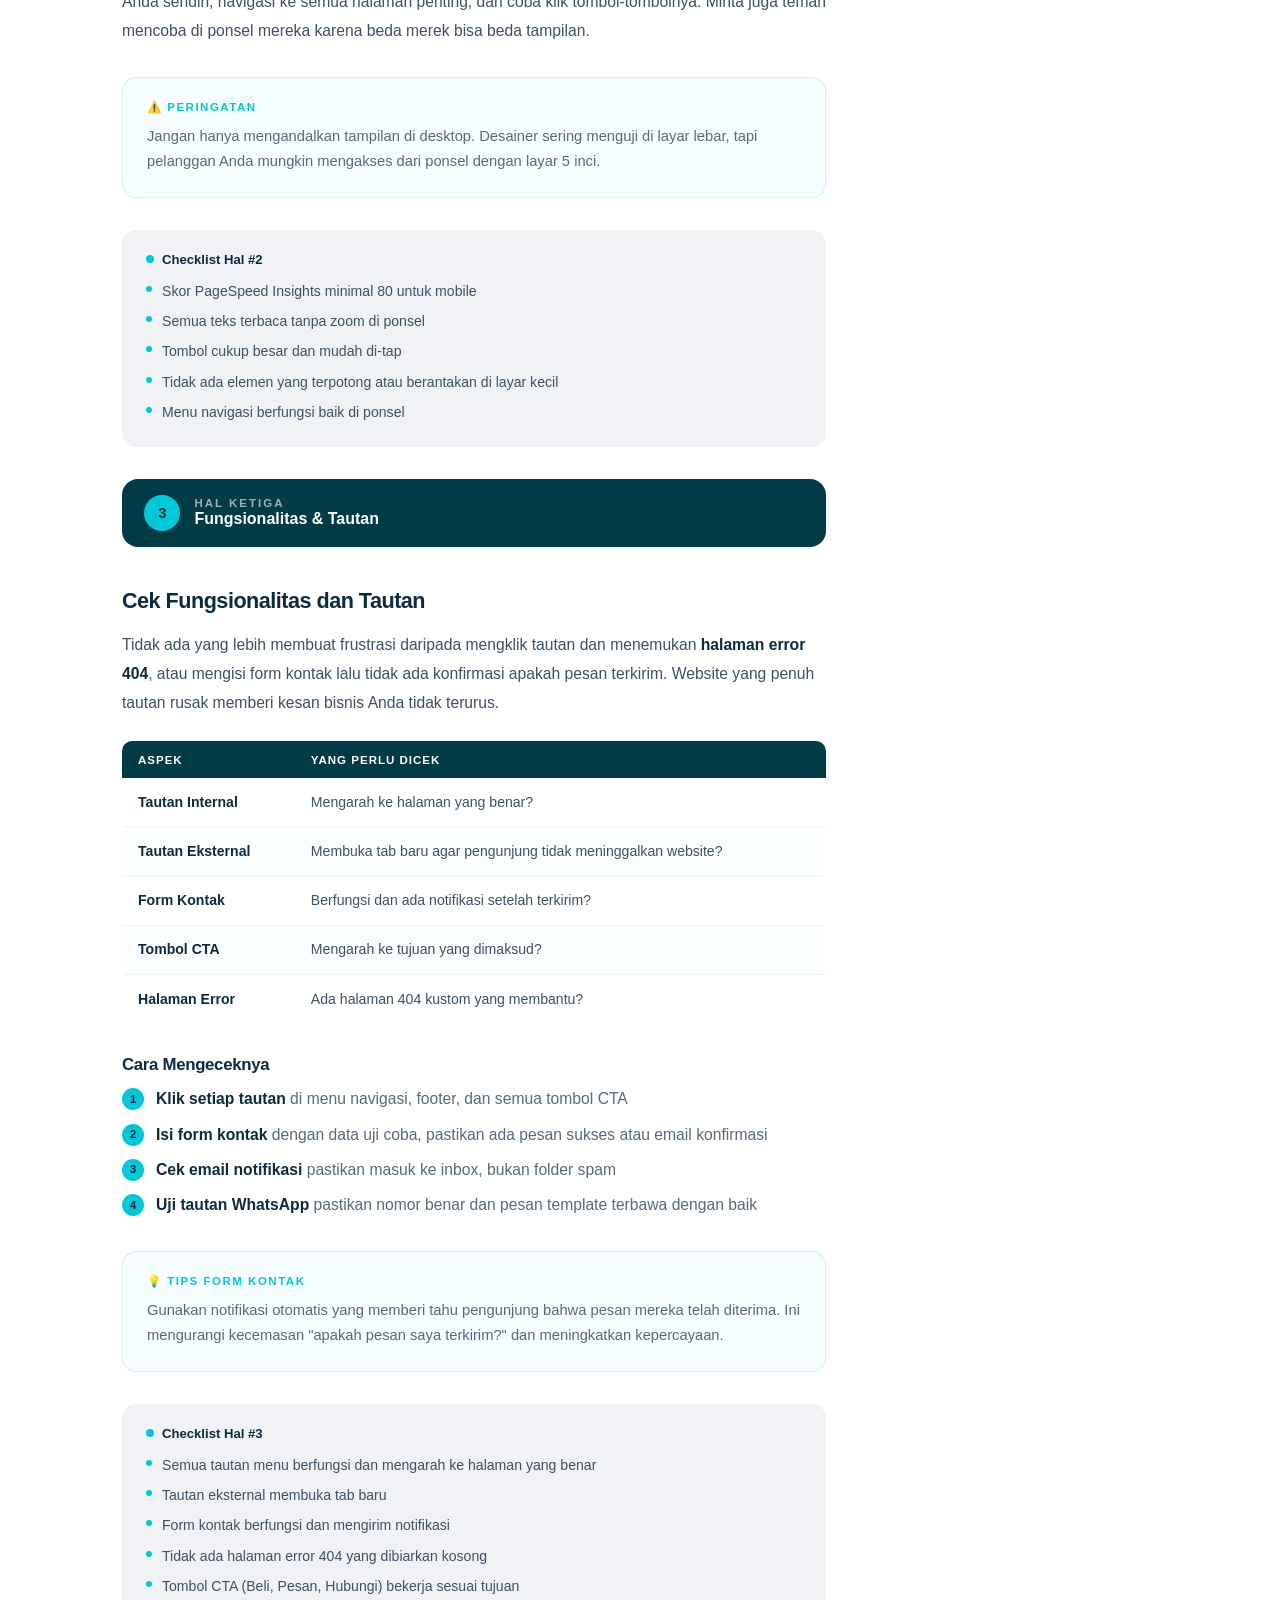
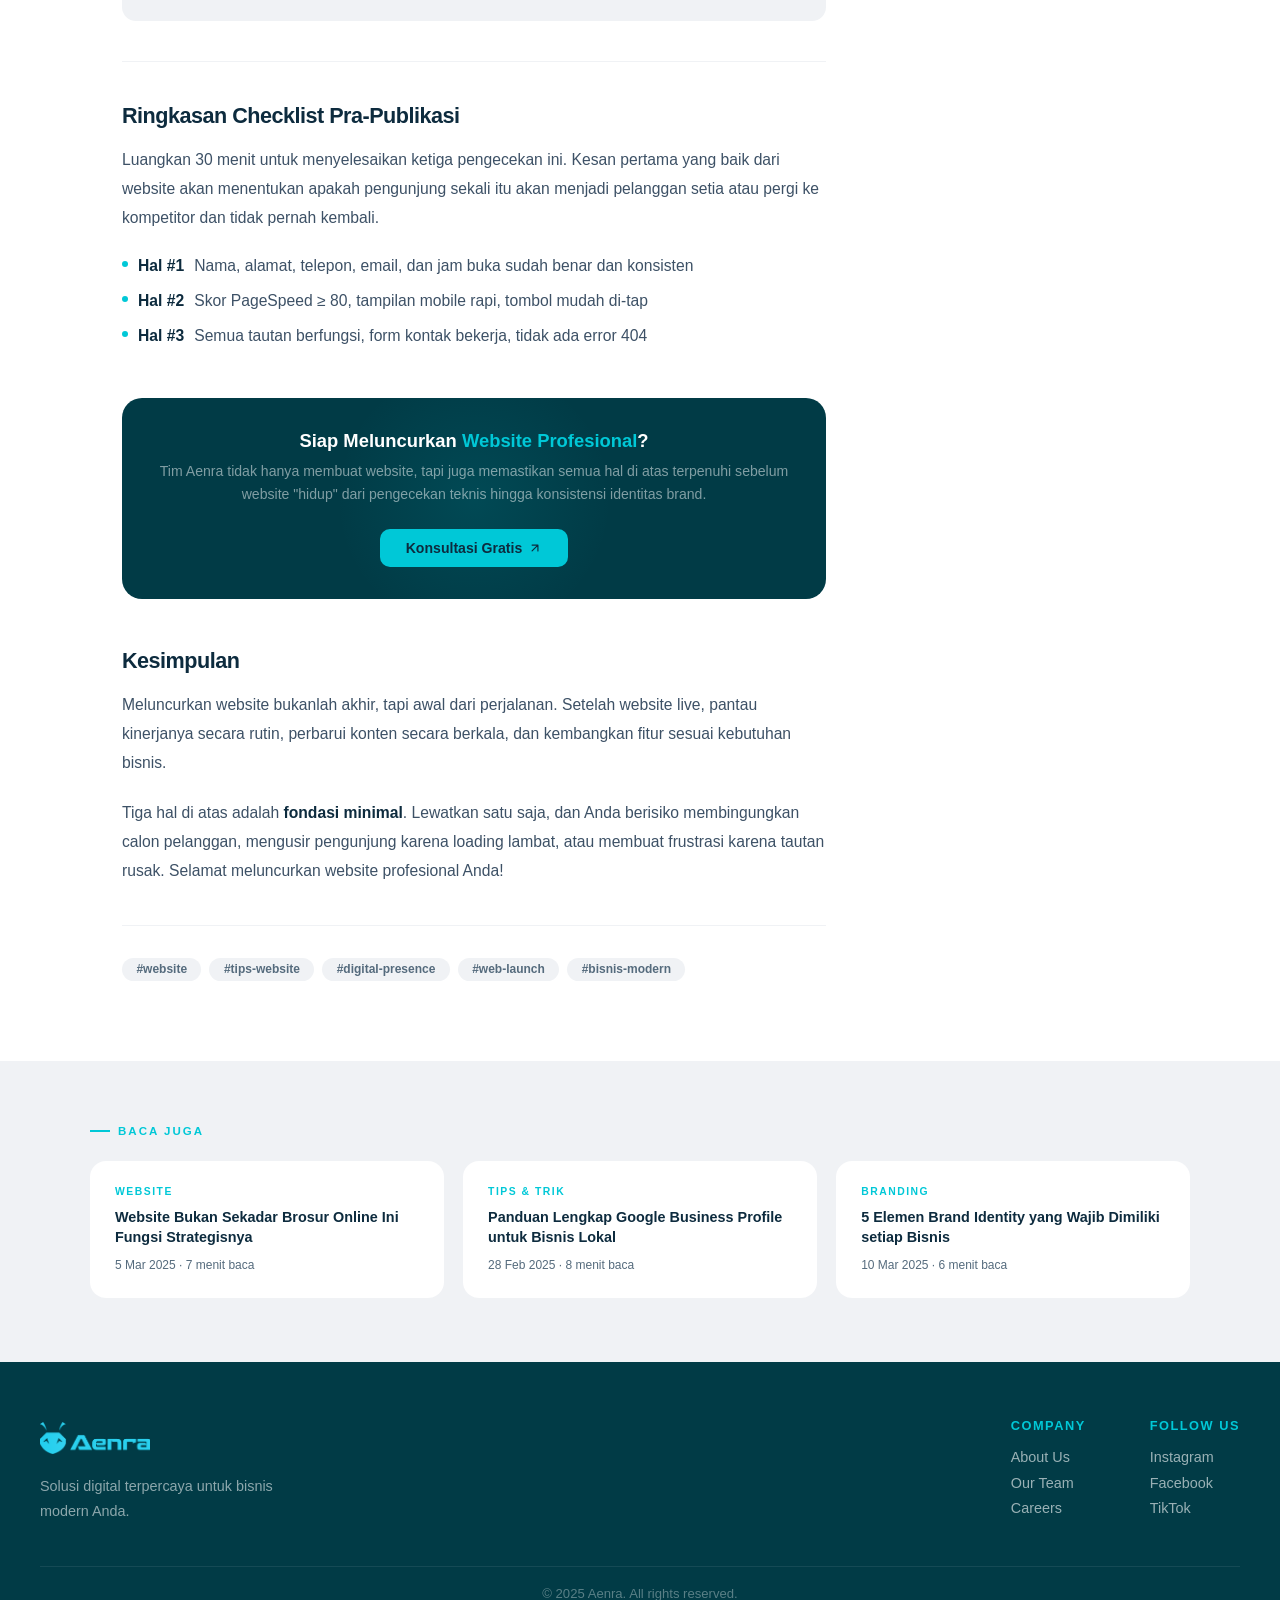
<file: artikel-tips-website.html>
<!DOCTYPE html>
<html lang="id">
<head>
  <meta charset="UTF-8"/>
  <meta name="viewport" content="width=device-width, initial-scale=1.0"/>
  <title>3 Hal yang Harus Dicek Sebelum Meluncurkan Website Bisnis – Aenra Blog</title>
  <meta name="description" content="Jangan langsung publish sebelum memastikan 3 hal penting ini. Checklist singkat untuk website yang siap tampil profesional."/>
  <meta name="author" content="Aenra Studio"/>
  <meta property="og:title" content="3 Hal yang Harus Dicek Sebelum Meluncurkan Website Bisnis"/>
  <meta property="og:type" content="article"/>
  <meta property="og:site_name" content="Aenra Studio"/>
  <link rel="icon" type="image/png" href="img/AENRA LOGO1.png">
  <link rel="preconnect" href="https://fonts.googleapis.com">
  <link rel="preconnect" href="https://fonts.gstatic.com" crossorigin>
  <link href="https://fonts.googleapis.com/css2?family=Plus+Jakarta+Sans:wght@300;400;500;600;700;800&display=swap" rel="stylesheet"/>
  <link rel="stylesheet" href="style.css"/>
  <style>
    .article-hero {
      background: #013b46;
      padding-top: 72px;
      position: relative;
      overflow: hidden;
    }
    .article-hero::before {
      content: '';
      position: absolute;
      width: 600px; height: 600px;
      background: radial-gradient(circle, rgba(0,200,215,0.1) 0%, transparent 65%);
      top: -120px; right: -120px;
      pointer-events: none;
    }
    .article-hero::after {
      content: '';
      position: absolute;
      width: 300px; height: 300px;
      background: radial-gradient(circle, rgba(0,200,215,0.06) 0%, transparent 65%);
      bottom: -60px; left: -60px;
      pointer-events: none;
    }
    .article-hero-inner {
      max-width: 1100px;
      margin: 0 auto;
      padding: 4rem 2rem 5rem;
      position: relative;
      z-index: 1;
    }
    .breadcrumb {
      display: flex; align-items: center; gap: 6px;
      font-size: 0.75rem; margin-bottom: 1.8rem; flex-wrap: wrap;
    }
    .breadcrumb a { color: rgba(255,255,255,0.4); text-decoration: none; transition: color 0.2s ease; }
    .breadcrumb a:hover { color: var(--cyan); }
    .breadcrumb-sep { color: rgba(255,255,255,0.15); }
    .breadcrumb-current { color: rgba(255,255,255,0.6); }
    .article-meta-top {
      display: flex; align-items: center; gap: 0.8rem;
      margin-bottom: 1.2rem; flex-wrap: wrap;
    }
    .article-category {
      background: rgba(0,200,215,0.12); color: var(--cyan);
      font-size: 0.65rem; font-weight: 700; letter-spacing: 1.5px;
      text-transform: uppercase; padding: 0.3rem 0.9rem;
      border-radius: 50px; border: 1px solid rgba(0,200,215,0.2);
    }
    .article-date, .article-read-time { font-size: 0.78rem; color: rgba(255,255,255,0.35); }
    .meta-dot { width: 3px; height: 3px; background: rgba(255,255,255,0.2); border-radius: 50%; }
    .article-title {
      font-size: clamp(1.8rem, 4.5vw, 3rem);
      font-weight: 800; color: var(--white);
      line-height: 1.12; letter-spacing: 0px;
      margin-bottom: 1.2rem; max-width: 800px;
    }
    .article-lead {
      font-size: 1.05rem; color: rgba(255,255,255,0.55);
      line-height: 1.8; margin-bottom: 2.5rem; max-width: 640px;
    }
    .article-author {
      display: flex; align-items: center; gap: 12px;
      padding-top: 1.5rem; border-top: 1px solid rgba(255,255,255,0.08);
      flex-wrap: wrap;
    }
    .author-avatar {
      width: 42px; height: 42px;
      background: linear-gradient(135deg, #025566, var(--cyan));
      border-radius: 50%; display: flex; align-items: center; justify-content: center;
      font-size: 0.9rem; font-weight: 800; color: var(--white); flex-shrink: 0;
    }
    .author-name { font-size: 0.88rem; font-weight: 700; color: var(--white); }
    .author-role { font-size: 0.72rem; color: rgba(255,255,255,0.35); }
    .article-share { display: flex; align-items: center; gap: 8px; margin-left: auto; }
    .share-label { font-size: 0.7rem; color: rgba(255,255,255,0.25); letter-spacing: 1.5px; text-transform: uppercase; }
    .share-btn {
      width: 34px; height: 34px;
      background: rgba(255,255,255,0.05);
      border: 1px solid rgba(255,255,255,0.1);
      border-radius: 8px; display: flex; align-items: center; justify-content: center;
      cursor: pointer; text-decoration: none; color: rgba(255,255,255,0.4);
      transition: all 0.2s ease;
    }
    .share-btn:hover { background: rgba(0,200,215,0.12); border-color: var(--cyan); color: var(--cyan); }

    .article-body { background: var(--white); }
    .article-layout {
      max-width: 1100px; margin: 0 auto;
      padding: 4rem 2rem 5rem;
      display: grid; grid-template-columns: 1fr 268px;
      gap: 4rem; align-items: start;
    }
    .article-content { min-width: 0; }
    .article-cover {
      width: 100%; height: 300px;
      background: linear-gradient(135deg, #1a1a2e 0%, #013b46 50%, #00C8D7 100%);
      border-radius: 20px; margin-bottom: 2.5rem;
      display: flex; align-items: center; justify-content: center;
      position: relative; overflow: hidden;
    }
    .article-cover::before {
      content: ''; position: absolute; inset: 0;
      background-image: radial-gradient(circle at 30% 50%, rgba(255,255,255,0.04) 1px, transparent 1px);
      background-size: 32px 32px;
    }
    .article-cover-icon {
      width: 80px; height: 80px;
      background: rgba(255,255,255,0.1); border-radius: 20px;
      display: flex; align-items: center; justify-content: center;
      backdrop-filter: blur(8px); border: 1px solid rgba(255,255,255,0.15);
      position: relative; z-index: 1;
    }
    .article-content h2 {
      font-size: 1.35rem; font-weight: 800; color: var(--dark);
      letter-spacing: -0.5px; line-height: 1.3; margin: 2.5rem 0 0.9rem;
    }
    .article-content h3 {
      font-size: 1.05rem; font-weight: 700; color: var(--dark);
      letter-spacing: -0.3px; margin: 2rem 0 0.7rem;
    }
    .article-content p {
      font-size: 0.98rem; color: #3d5166;
      line-height: 1.85; margin-bottom: 1.3rem;
    }
    .article-content ul, .article-content ol {
      padding-left: 0; margin-bottom: 1.4rem;
      list-style: none; display: flex; flex-direction: column; gap: 0.55rem;
    }
    .article-content ul li {
      display: flex; align-items: flex-start;
      gap: 10px; font-size: 0.98rem; color: #3d5166; line-height: 1.7;
    }
    .article-content ul li::before {
      content: ''; width: 6px; height: 6px;
      background: var(--cyan); border-radius: 50%;
      flex-shrink: 0; margin-top: 8px;
    }
    .article-content ol { counter-reset: ol-counter; }
    .article-content ol li {
      display: flex; align-items: flex-start;
      gap: 12px; font-size: 0.98rem; color: #3d5166; line-height: 1.7;
      counter-increment: ol-counter;
    }
    .article-content ol li::before {
      content: counter(ol-counter);
      background: var(--cyan); color: var(--dark);
      width: 22px; height: 22px; border-radius: 50%;
      display: flex; align-items: center; justify-content: center;
      font-size: 0.7rem; font-weight: 800; flex-shrink: 0; margin-top: 2px;
    }
    .article-content ol li > div { flex: 1; min-width: 0; }
    .article-content ol li strong { color: var(--dark); font-weight: 700; }
    .article-content ol li span { color: var(--text-muted); font-weight: 400; }
    .article-content blockquote {
      border-left: 3px solid var(--cyan);
      background: rgba(0,200,215,0.04);
      border-radius: 0 12px 12px 0;
      padding: 1.2rem 1.5rem; margin: 2rem 0;
    }
    .article-content blockquote p {
      font-size: 1rem; font-weight: 600; color: var(--dark);
      font-style: italic; margin: 0; line-height: 1.65;
    }
    .highlight-box {
      background: rgba(0,200,215,0.04);
      border: 1px solid rgba(0,200,215,0.18);
      border-radius: 14px; padding: 1.4rem 1.5rem; margin: 2rem 0;
    }
    .highlight-box-title {
      font-size: 0.72rem; font-weight: 700; letter-spacing: 1.5px;
      text-transform: uppercase; color: var(--cyan); margin-bottom: 0.6rem;
    }
    .highlight-box p { font-size: 0.92rem; color: var(--text-muted); margin: 0; line-height: 1.7; }

    /* Hal badge  besar & menonjol */
    .hal-badge {
      display: flex; align-items: center; gap: 14px;
      background: #013b46;
      border-radius: 16px; padding: 1rem 1.4rem;
      margin-bottom: 1rem; margin-top: 2rem;
    }
    .hal-badge-num {
      width: 36px; height: 36px;
      background: var(--cyan); color: var(--dark);
      border-radius: 50%; display: flex; align-items: center; justify-content: center;
      font-size: 0.9rem; font-weight: 800; flex-shrink: 0;
    }
    .hal-badge-text {
      font-size: 0.72rem; font-weight: 700; letter-spacing: 2px;
      text-transform: uppercase; color: rgba(255,255,255,0.6);
    }
    .hal-badge-label {
      font-size: 1rem; font-weight: 700; color: var(--white);
      line-height: 1.3;
    }

    /* Data table */
    .data-table {
      width: 100%; border-collapse: collapse;
      margin: 1.5rem 0; font-size: 0.88rem;
    }
    .data-table th {
      background: #013b46; color: var(--white);
      font-size: 0.72rem; font-weight: 700; letter-spacing: 1px;
      text-transform: uppercase; padding: 0.8rem 1rem; text-align: left;
    }
    .data-table th:first-child { border-radius: 10px 0 0 0; }
    .data-table th:last-child { border-radius: 0 10px 0 0; }
    .data-table td {
      padding: 0.8rem 1rem; color: #3d5166;
      border-bottom: 1px solid var(--light-bg); line-height: 1.6; vertical-align: top;
    }
    .data-table tr:last-child td { border-bottom: none; }
    .data-table td:first-child { font-weight: 700; color: var(--dark); white-space: nowrap; }
    .data-table tr:nth-child(even) td { background: rgba(0,200,215,0.02); }

    /* Checklist card */
    .checklist-card {
      background: var(--light-bg); border-radius: 14px;
      padding: 1.4rem 1.5rem; margin: 1.5rem 0;
    }
    .checklist-card-title {
      font-size: 0.82rem; font-weight: 700; color: var(--dark);
      margin-bottom: 0.8rem; display: flex; align-items: center; gap: 8px;
    }
    .checklist-card-title-dot {
      width: 8px; height: 8px;
      background: var(--cyan); border-radius: 50%; flex-shrink: 0;
    }
    .checklist-card ul { margin: 0; gap: 0.4rem; }
    .checklist-card ul li { font-size: 0.88rem; color: #3d5166; }
    .checklist-card ul li::before { margin-top: 6px; }

    .article-content strong { color: var(--dark); font-weight: 700; }
    .article-divider { border: none; border-top: 1px solid var(--light-bg); margin: 2.5rem 0; }
    .article-tags {
      display: flex; flex-wrap: wrap; gap: 0.5rem;
      margin-top: 2.5rem; padding-top: 2rem;
      border-top: 1px solid var(--light-bg);
    }
    .article-tag {
      background: var(--light-bg); color: var(--text-muted);
      font-size: 0.75rem; font-weight: 600; padding: 0.3rem 0.9rem;
      border-radius: 50px; text-decoration: none; transition: all 0.2s ease;
    }
    .article-tag:hover { background: rgba(0,200,215,0.1); color: var(--cyan); }

    .article-cta {
      background: #013b46; border-radius: 20px; padding: 2rem;
      text-align: center; margin: 3rem 0; position: relative; overflow: hidden;
    }
    .article-cta::before {
      content: ''; position: absolute;
      width: 300px; height: 300px;
      background: radial-gradient(circle, rgba(0,200,215,0.1) 0%, transparent 65%);
      top: 50%; left: 50%; transform: translate(-50%, -50%); pointer-events: none;
    }
    .article-cta-inner { position: relative; z-index: 1; }
    .article-cta h4 { font-size: 1.15rem; font-weight: 800; color: var(--white); margin-bottom: 0.5rem; }
    .article-cta h4 span { color: var(--cyan); }
    .article-cta p { font-size: 0.88rem; color: rgba(255,255,255,0.5); margin-bottom: 1.4rem; line-height: 1.65; }
    .article-cta-btn {
      display: inline-flex; align-items: center; gap: 6px;
      background: var(--cyan); color: var(--dark);
      text-decoration: none; font-size: 0.88rem; font-weight: 700;
      padding: 0.7rem 1.6rem; border-radius: 10px;
      transition: background 0.3s ease, transform 0.2s ease;
    }
    .article-cta-btn:hover { background: #00e5f5; transform: translateY(-2px); }

    .article-sidebar { position: sticky; top: 88px; }
    .toc-card, .related-card {
      background: var(--light-bg); border-radius: 16px;
      padding: 1.4rem; margin-bottom: 1.2rem;
    }
    .toc-title, .related-title {
      font-size: 0.72rem; font-weight: 700; letter-spacing: 1.5px;
      text-transform: uppercase; color: var(--dark); margin-bottom: 1rem;
      padding-bottom: 0.7rem; border-bottom: 2px solid rgba(0,200,215,0.15);
    }
    .toc-list { list-style: none; display: flex; flex-direction: column; gap: 0.3rem; }
    .toc-list li a {
      font-size: 0.82rem; color: var(--text-muted); text-decoration: none;
      display: block; padding: 0.3rem 0 0.3rem 10px;
      border-left: 2px solid transparent; transition: all 0.2s ease; line-height: 1.4;
    }
    .toc-list li a:hover, .toc-list li a.active { color: var(--cyan); border-left-color: var(--cyan); }
    .related-post {
      display: flex; gap: 10px; padding: 0.7rem 0;
      border-bottom: 1px solid rgba(0,0,0,0.05);
      text-decoration: none; transition: opacity 0.2s ease; align-items: flex-start;
    }
    .related-post:last-child { border-bottom: none; padding-bottom: 0; }
    .related-post:hover { opacity: 0.7; }
    .related-post-dot {
      width: 34px; height: 34px; border-radius: 8px;
      flex-shrink: 0; display: flex; align-items: center; justify-content: center;
    }
    .related-post-info h5 { font-size: 0.8rem; font-weight: 600; color: var(--dark); line-height: 1.35; margin-bottom: 0.2rem; }
    .related-post-info span { font-size: 0.7rem; color: var(--text-muted); }
    .sidebar-article-cta { background: #013b46; border-radius: 16px; padding: 1.5rem; text-align: center; }
    .sidebar-article-cta h4 { font-size: 0.92rem; font-weight: 700; color: var(--white); margin-bottom: 0.5rem; }
    .sidebar-article-cta p { font-size: 0.78rem; color: rgba(255,255,255,0.4); line-height: 1.6; margin-bottom: 1rem; }
    .sidebar-article-cta a {
      display: block; background: var(--cyan); color: var(--dark);
      text-decoration: none; font-size: 0.82rem; font-weight: 700;
      padding: 0.65rem 1rem; border-radius: 8px; transition: background 0.2s ease;
    }
    .sidebar-article-cta a:hover { background: #00e5f5; }

    .more-articles { background: var(--light-bg); padding: 4rem 2rem; }
    .more-articles-inner { max-width: 1100px; margin: 0 auto; }
    .more-articles-label {
      font-size: 0.72rem; font-weight: 700; letter-spacing: 2px;
      text-transform: uppercase; color: var(--cyan); margin-bottom: 1.5rem;
      display: flex; align-items: center; gap: 8px;
    }
    .more-articles-label::before { content: ''; display: block; width: 20px; height: 2px; background: var(--cyan); }
    .more-articles-grid { display: grid; grid-template-columns: repeat(3, 1fr); gap: 1.2rem; }
    .more-article-card {
      background: var(--white); border-radius: 16px; padding: 1.5rem;
      text-decoration: none; display: block; border: 1px solid transparent;
      transition: transform 0.3s ease, box-shadow 0.3s ease, border-color 0.3s ease;
    }
    .more-article-card:hover { transform: translateY(-4px); box-shadow: 0 12px 36px rgba(0,200,215,0.1); border-color: rgba(0,200,215,0.15); }
    .more-card-cat { font-size: 0.65rem; font-weight: 700; letter-spacing: 1.5px; text-transform: uppercase; color: var(--cyan); margin-bottom: 0.6rem; }
    .more-article-card h4 { font-size: 0.9rem; font-weight: 700; color: var(--dark); line-height: 1.4; margin-bottom: 0.5rem; }
    .more-article-card span { font-size: 0.75rem; color: var(--text-muted); }

    @media (max-width: 900px) {
      .article-layout { grid-template-columns: 1fr; gap: 2.5rem; }
      .article-sidebar { position: static; }
      .more-articles-grid { grid-template-columns: repeat(2, 1fr); }
      .data-table { font-size: 0.8rem; }
      .data-table td:first-child { white-space: normal; }
    }
    @media (max-width: 768px) {
      .article-hero-inner { padding: 3rem 1.5rem 4rem; }
      .article-layout { padding: 3rem 1.5rem 4rem; }
      .article-title { font-size: clamp(1.6rem, 6vw, 2.2rem); }
      .article-share { margin-left: 0; width: 100%; }
      .more-articles { padding: 3rem 1.5rem; }
    }
    @media (max-width: 480px) {
      .article-hero-inner { padding: 2.5rem 1.2rem 3.5rem; }
      .article-layout { padding: 2.5rem 1.2rem 4rem; }
      .article-cover { height: 200px; border-radius: 14px; }
      .more-articles { padding: 2.5rem 1.2rem; }
      .more-articles-grid { grid-template-columns: 1fr; }
    }
  </style>
</head>
<body>

  <header class="navbar" id="navbar">
    <div class="nav-container">
      <div class="logo">
        <a href="index.html">
          <img src="img/AENRA LOGO.png" style="width:110px;height:40px;object-fit:contain;">
        </a>
      </div>
      <nav class="nav-links">
        <a href="index.html#service" class="nav-link">Service</a>
        <a href="index.html#project" class="nav-link">Project</a>
        <a href="index.html#contact" class="nav-link">Contact</a>
        <a href="blog.html" class="nav-link active">Blog</a>
      </nav>
      <button class="hamburger" id="hamburger" aria-label="Toggle menu">
        <span></span><span></span><span></span>
      </button>
    </div>
    <div class="mobile-menu" id="mobileMenu">
      <a href="index.html#service" class="mobile-link">Service</a>
      <a href="index.html#project" class="mobile-link">Project</a>
      <a href="blog.html" class="mobile-link">Blog</a>
      <a href="index.html#contact" class="mobile-link">Contact</a>
    </div>
  </header>

  <!-- HERO -->
  <section class="article-hero">
    <div class="article-hero-inner">
      <nav class="breadcrumb">
        <a href="index.html">Home</a>
        <span class="breadcrumb-sep">/</span>
        <a href="blog.html">Blog</a>
        <span class="breadcrumb-sep">/</span>
        <span class="breadcrumb-current">Tips Website</span>
      </nav>
      <div class="article-meta-top">
        <span class="article-category">Tips & Trik</span>
        <div class="meta-dot"></div>
        <span class="article-date">20 Februari 2025</span>
        <div class="meta-dot"></div>
        <span class="article-read-time">⏱ 3 menit baca</span>
      </div>
      <h1 class="article-title">3 Hal yang Harus Dicek Sebelum Meluncurkan Website Bisnis</h1>
      <p class="article-lead">Jangan langsung publish sebelum memastikan 3 hal penting ini. Checklist singkat untuk website yang siap tampil profesional di mata calon pelanggan.</p>
      <div class="article-author">

        <div class="author-info">
          <div class="author-name">Tim Aenra</div>
          <div class="author-role">Aenra Studio</div>
        </div>
        <div class="article-share">
          <span class="share-label">Share</span>
          <a class="share-btn" href="https://wa.me/?text=Baca artikel ini: " target="_blank" title="WhatsApp">
            <svg width="14" height="14" viewBox="0 0 24 24" fill="currentColor"><path d="M17.472 14.382c-.297-.149-1.758-.867-2.03-.967-.273-.099-.471-.148-.67.15-.197.297-.767.966-.94 1.164-.173.199-.347.223-.644.075-.297-.15-1.255-.463-2.39-1.475-.883-.788-1.48-1.761-1.653-2.059-.173-.297-.018-.458.13-.606.134-.133.298-.347.446-.52.149-.174.198-.298.298-.497.099-.198.05-.371-.025-.52-.075-.149-.669-1.612-.916-2.207-.242-.579-.487-.5-.669-.51-.173-.008-.371-.01-.57-.01-.198 0-.52.074-.792.372-.272.297-1.04 1.016-1.04 2.479 0 1.462 1.065 2.875 1.213 3.074.149.198 2.096 3.2 5.077 4.487.709.306 1.262.489 1.694.625.712.227 1.36.195 1.871.118.571-.085 1.758-.719 2.006-1.413.248-.694.248-1.289.173-1.413-.074-.124-.272-.198-.57-.347m-5.421 7.403h-.004a9.87 9.87 0 01-5.031-1.378l-.361-.214-3.741.982.998-3.648-.235-.374a9.86 9.86 0 01-1.51-5.26c.001-5.45 4.436-9.884 9.888-9.884 2.64 0 5.122 1.03 6.988 2.898a9.825 9.825 0 012.893 6.994c-.003 5.45-4.437 9.884-9.885 9.884m8.413-18.297A11.815 11.815 0 0012.05 0C5.495 0 .16 5.335.157 11.892c0 2.096.547 4.142 1.588 5.945L.057 24l6.305-1.654a11.882 11.882 0 005.683 1.448h.005c6.554 0 11.89-5.335 11.893-11.893a11.821 11.821 0 00-3.48-8.413z"/></svg>
          </a>
          <button class="share-btn" id="copyLink" title="Copy link">
            <svg width="14" height="14" viewBox="0 0 24 24" fill="none"><path d="M10 13a5 5 0 007.54.54l3-3a5 5 0 00-7.07-7.07l-1.72 1.71" stroke="currentColor" stroke-width="2" stroke-linecap="round" stroke-linejoin="round"/><path d="M14 11a5 5 0 00-7.54-.54l-3 3a5 5 0 007.07 7.07l1.71-1.71" stroke="currentColor" stroke-width="2" stroke-linecap="round" stroke-linejoin="round"/></svg>
          </button>
        </div>
      </div>
    </div>
  </section>

  <!-- BODY -->
  <div class="article-body">
    <div class="article-layout">
      <article class="article-content">

        <div class="article-cover">
          <div class="article-cover-icon">
            <svg width="36" height="36" viewBox="0 0 24 24" fill="none">
              <path d="M12 22s8-4 8-10V5l-8-3-8 3v7c0 6 8 10 8 10z" stroke="#00C8D7" stroke-width="1.5" stroke-linejoin="round"/>
              <path d="M9 12l2 2 4-4" stroke="#00C8D7" stroke-width="1.5" stroke-linecap="round" stroke-linejoin="round"/>
            </svg>
          </div>
        </div>

        <p>Anda baru saja selesai membuat website. Desainnya cantik, fotonya menarik, tulisannya sudah dipoles berkali-kali. Jari sudah siap menekan tombol "Publish".</p>
        <p>Tapi tunggu dulu.</p>
        <p>Website yang diluncurkan terburu-buru bisa meninggalkan kesan buruk di mata calon pelanggan. Lebih parah lagi: mereka mungkin tidak akan kembali lagi. Bayangkan membuka toko fisik dengan papan nama yang terbalik dan kasir yang tidak bisa digunakan  tentu Anda memperbaiki itu semua sebelum membuka pintu untuk pelanggan, kan?</p>

        <p>Ada <strong>3 hal fundamental</strong> yang harus Anda cek sebelum website "hidup". Lewatkan satu saja, dan Anda berisiko kehilangan pelanggan potensial.</p>

        <hr class="article-divider"/>

        <!-- HAL 1 -->
        <div class="hal-badge">
          <div class="hal-badge-num">1</div>
          <div>
            <div class="hal-badge-text">Hal Pertama</div>
            <div class="hal-badge-label">Konsistensi Informasi Dasar</div>
          </div>
        </div>

        <h2 id="informasi-dasar">Cek Konsistensi Informasi Dasar</h2>
        <p>Ini adalah hal paling mendasar, tapi paling sering terlewat. Informasi yang tidak konsisten bisa membuat calon pelanggan bingung  atau menganggap bisnis Anda tidak profesional.</p>

        <table class="data-table">
          <thead>
            <tr><th>Item</th><th>Yang Perlu Dicek</th><th>Mengapa Penting</th></tr>
          </thead>
          <tbody>
            <tr><td>Nama Bisnis</td><td>Sama persis di semua halaman?</td><td>Konsistensi membangun kepercayaan</td></tr>
            <tr><td>Alamat</td><td>Lengkap dan sesuai Google Maps?</td><td>Pelanggan perlu tahu lokasi Anda</td></tr>
            <tr><td>Nomor Telepon</td><td>Nomor yang tercantum aktif?</td><td>Jangan sampai pelanggan menelepon nomor mati</td></tr>
            <tr><td>Email</td><td>Menggunakan domain sendiri?</td><td>Email domain sendiri lebih kredibel</td></tr>
            <tr><td>Jam Operasional</td><td>Jelas kapan bisa dihubungi?</td><td>Mengelola ekspektasi pelanggan</td></tr>
          </tbody>
        </table>

        <p>Cara mengeceknya: kunjungi setiap halaman dan pastikan informasi kontak konsisten. Cek juga di footer. Lalu uji coba sendiri  telepon nomor yang tercantum, kirim email ke alamat yang tertera. Terakhir, bandingkan dengan Google Business Profile dan media sosial Anda.</p>

        <blockquote>
          <p>Sebuah bisnis katering pernah kehilangan calon klien karena nomor di website berbeda satu digit dengan yang di Google Maps. Satu digit salah = satu pelanggan hilang.</p>
        </blockquote>

        <div class="checklist-card">
          <div class="checklist-card-title">
            <div class="checklist-card-title-dot"></div>
            Checklist Hal #1
          </div>
          <ul>
            <li>Nama bisnis konsisten di semua halaman</li>
            <li>Alamat lengkap dan sesuai Google Maps</li>
            <li>Nomor telepon aktif dan tercantum dengan benar</li>
            <li>Email profesional (bukan @gmail) dan terdaftar</li>
            <li>Jam operasional jelas dan konsisten</li>
          </ul>
        </div>

        <!-- HAL 2 -->
        <div class="hal-badge">
          <div class="hal-badge-num">2</div>
          <div>
            <div class="hal-badge-text">Hal Kedua</div>
            <div class="hal-badge-label">Kecepatan & Tampilan di Ponsel</div>
          </div>
        </div>

        <h2 id="mobile-speed">Cek Kecepatan dan Tampilan di Ponsel</h2>
        <p>Ini bukan lagi opsional. Lebih dari <strong>60% trafik internet berasal dari perangkat seluler</strong>. Website yang tidak ramah ponsel sama saja dengan mengusir lebih dari separuh pengunjung potensial Anda. Google juga menjadikan kecepatan loading dan mobile-friendliness sebagai faktor peringkat pencarian.</p>

        <table class="data-table">
          <thead>
            <tr><th>Aspek</th><th>Target Ideal</th><th>Mengapa Penting</th></tr>
          </thead>
          <tbody>
            <tr><td>Kecepatan Loading</td><td>Di bawah 3 detik</td><td>53% pengunjung pergi jika loading lebih dari 3 detik</td></tr>
            <tr><td>Tampilan Mobile</td><td>Semua elemen terbaca tanpa zoom</td><td>Pengunjung malas melakukan gerakan ekstra</td></tr>
            <tr><td>Tombol & Tautan</td><td>Cukup besar untuk di-tap</td><td>Tombol kecil membuat frustrasi</td></tr>
            <tr><td>Ukuran Teks</td><td>Terbaca tanpa zoom</td><td>Font terlalu kecil menyiksa mata</td></tr>
          </tbody>
        </table>

        <h3>Cara Mengeceknya</h3>
        <p>Untuk kecepatan: buka <strong>pagespeed.web.dev</strong>, masukkan URL website Anda, dan lihat skor untuk versi mobile dan desktop. Target minimal skor 80. Untuk tampilan mobile: buka website di ponsel Anda sendiri, navigasi ke semua halaman penting, dan coba klik tombol-tombolnya. Minta juga teman mencoba di ponsel mereka karena beda merek bisa beda tampilan.</p>

        <div class="highlight-box">
          <div class="highlight-box-title">⚠️ Peringatan</div>
          <p>Jangan hanya mengandalkan tampilan di desktop. Desainer sering menguji di layar lebar, tapi pelanggan Anda mungkin mengakses dari ponsel dengan layar 5 inci.</p>
        </div>

        <div class="checklist-card">
          <div class="checklist-card-title">
            <div class="checklist-card-title-dot"></div>
            Checklist Hal #2
          </div>
          <ul>
            <li>Skor PageSpeed Insights minimal 80 untuk mobile</li>
            <li>Semua teks terbaca tanpa zoom di ponsel</li>
            <li>Tombol cukup besar dan mudah di-tap</li>
            <li>Tidak ada elemen yang terpotong atau berantakan di layar kecil</li>
            <li>Menu navigasi berfungsi baik di ponsel</li>
          </ul>
        </div>

        <!-- HAL 3 -->
        <div class="hal-badge">
          <div class="hal-badge-num">3</div>
          <div>
            <div class="hal-badge-text">Hal Ketiga</div>
            <div class="hal-badge-label">Fungsionalitas & Tautan</div>
          </div>
        </div>

        <h2 id="fungsionalitas">Cek Fungsionalitas dan Tautan</h2>
        <p>Tidak ada yang lebih membuat frustrasi daripada mengklik tautan dan menemukan <strong>halaman error 404</strong>, atau mengisi form kontak lalu tidak ada konfirmasi apakah pesan terkirim. Website yang penuh tautan rusak memberi kesan bisnis Anda tidak terurus.</p>

        <table class="data-table">
          <thead>
            <tr><th>Aspek</th><th>Yang Perlu Dicek</th></tr>
          </thead>
          <tbody>
            <tr><td>Tautan Internal</td><td>Mengarah ke halaman yang benar?</td></tr>
            <tr><td>Tautan Eksternal</td><td>Membuka tab baru agar pengunjung tidak meninggalkan website?</td></tr>
            <tr><td>Form Kontak</td><td>Berfungsi dan ada notifikasi setelah terkirim?</td></tr>
            <tr><td>Tombol CTA</td><td>Mengarah ke tujuan yang dimaksud?</td></tr>
            <tr><td>Halaman Error</td><td>Ada halaman 404 kustom yang membantu?</td></tr>
          </tbody>
        </table>

        <h3>Cara Mengeceknya</h3>
        <ol>
          <li><div><strong>Klik setiap tautan</strong><span>  di menu navigasi, footer, dan semua tombol CTA</span></div></li>
          <li><div><strong>Isi form kontak</strong><span>  dengan data uji coba, pastikan ada pesan sukses atau email konfirmasi</span></div></li>
          <li><div><strong>Cek email notifikasi</strong><span>  pastikan masuk ke inbox, bukan folder spam</span></div></li>
          <li><div><strong>Uji tautan WhatsApp</strong><span>  pastikan nomor benar dan pesan template terbawa dengan baik</span></div></li>
        </ol>

        <div class="highlight-box">
          <div class="highlight-box-title">💡 Tips Form Kontak</div>
          <p>Gunakan notifikasi otomatis yang memberi tahu pengunjung bahwa pesan mereka telah diterima. Ini mengurangi kecemasan "apakah pesan saya terkirim?" dan meningkatkan kepercayaan.</p>
        </div>

        <div class="checklist-card">
          <div class="checklist-card-title">
            <div class="checklist-card-title-dot"></div>
            Checklist Hal #3
          </div>
          <ul>
            <li>Semua tautan menu berfungsi dan mengarah ke halaman yang benar</li>
            <li>Tautan eksternal membuka tab baru</li>
            <li>Form kontak berfungsi dan mengirim notifikasi</li>
            <li>Tidak ada halaman error 404 yang dibiarkan kosong</li>
            <li>Tombol CTA (Beli, Pesan, Hubungi) bekerja sesuai tujuan</li>
          </ul>
        </div>

        <hr class="article-divider"/>

        <h2 id="ringkasan">Ringkasan Checklist Pra-Publikasi</h2>
        <p>Luangkan 30 menit untuk menyelesaikan ketiga pengecekan ini. Kesan pertama yang baik dari website akan menentukan apakah pengunjung sekali itu akan menjadi pelanggan setia  atau pergi ke kompetitor dan tidak pernah kembali.</p>

        <ul>
          <li><strong>Hal #1</strong>  Nama, alamat, telepon, email, dan jam buka sudah benar dan konsisten</li>
          <li><strong>Hal #2</strong>  Skor PageSpeed ≥ 80, tampilan mobile rapi, tombol mudah di-tap</li>
          <li><strong>Hal #3</strong>  Semua tautan berfungsi, form kontak bekerja, tidak ada error 404</li>
        </ul>

        <div class="article-cta">
          <div class="article-cta-inner">
            <h4>Siap Meluncurkan <span>Website Profesional</span>?</h4>
            <p>Tim Aenra tidak hanya membuat website, tapi juga memastikan semua hal di atas terpenuhi sebelum website "hidup"  dari pengecekan teknis hingga konsistensi identitas brand.</p>
            <a href="index.html#contact" class="article-cta-btn">
              Konsultasi Gratis
              <svg width="14" height="14" viewBox="0 0 24 24" fill="none"><path d="M7 17L17 7M17 7H7M17 7v10" stroke="currentColor" stroke-width="2" stroke-linecap="round"/></svg>
            </a>
          </div>
        </div>

        <h2 id="kesimpulan">Kesimpulan</h2>
        <p>Meluncurkan website bukanlah akhir, tapi awal dari perjalanan. Setelah website live, pantau kinerjanya secara rutin, perbarui konten secara berkala, dan kembangkan fitur sesuai kebutuhan bisnis.</p>
        <p>Tiga hal di atas adalah <strong>fondasi minimal</strong>. Lewatkan satu saja, dan Anda berisiko membingungkan calon pelanggan, mengusir pengunjung karena loading lambat, atau membuat frustrasi karena tautan rusak. Selamat meluncurkan website profesional Anda!</p>

        <div class="article-tags">
          <a href="blog.html" class="article-tag">#website</a>
          <a href="blog.html" class="article-tag">#tips-website</a>
          <a href="blog.html" class="article-tag">#digital-presence</a>
          <a href="blog.html" class="article-tag">#web-launch</a>
          <a href="blog.html" class="article-tag">#bisnis-modern</a>
        </div>
      </article>

      <!-- SIDEBAR -->
      <aside class="article-sidebar">
        <div class="toc-card">
          <div class="toc-title">Daftar Isi</div>
          <ul class="toc-list">
            <li><a href="#informasi-dasar">Hal #1  Informasi Dasar</a></li>
            <li><a href="#mobile-speed">Hal #2  Mobile & Kecepatan</a></li>
            <li><a href="#fungsionalitas">Hal #3  Fungsionalitas</a></li>
            <li><a href="#ringkasan">Ringkasan Checklist</a></li>
            <li><a href="#kesimpulan">Kesimpulan</a></li>
          </ul>
        </div>
        <div class="related-card">
          <div class="related-title">Artikel Terkait</div>
          <a href="artikel-website.html" class="related-post">
            <div class="related-post-dot" style="background:linear-gradient(135deg,#164863,#427D9D)">
              <svg width="14" height="14" viewBox="0 0 24 24" fill="none"><rect x="2" y="3" width="20" height="14" rx="2" stroke="#fff" stroke-width="1.5"/></svg>
            </div>
            <div class="related-post-info">
              <h5>Website Bukan Sekadar Brosur Online</h5>
              <span>Website · 7 menit</span>
            </div>
          </a>
          <a href="artikel-google-business.html" class="related-post">
            <div class="related-post-dot" style="background:linear-gradient(135deg,#0a2e38,#006b5e)">
              <svg width="14" height="14" viewBox="0 0 24 24" fill="none"><circle cx="12" cy="12" r="10" stroke="#fff" stroke-width="1.5"/><path d="M2 12h20M12 2a15.3 15.3 0 014 10 15.3 15.3 0 01-4 10 15.3 15.3 0 01-4-10 15.3 15.3 0 014-10z" stroke="#fff" stroke-width="1.5"/></svg>
            </div>
            <div class="related-post-info">
              <h5>Panduan Google Business Profile</h5>
              <span>Tips & Trik · 8 menit</span>
            </div>
          </a>
          <a href="artikel-digital-presence.html" class="related-post">
            <div class="related-post-dot" style="background:linear-gradient(135deg,#013b46,#00C8D7)">
              <svg width="14" height="14" viewBox="0 0 24 24" fill="none"><path d="M12 2L2 7l10 5 10-5-10-5z" stroke="#fff" stroke-width="1.5"/></svg>
            </div>
            <div class="related-post-info">
              <h5>Mengapa Bisnis Butuh Lebih dari Instagram</h5>
              <span>Digital Presence · 5 menit</span>
            </div>
          </a>
        </div>
        <div class="sidebar-article-cta">
          <h4>Website Siap Diluncurkan?</h4>
          <p>Tim Aenra pastikan semua fondasi website Anda sudah benar sebelum publish.</p>
          <a href="index.html#contact">Konsultasi Gratis →</a>
        </div>
      </aside>
    </div>
  </div>

  <!-- MORE ARTICLES -->
  <section class="more-articles">
    <div class="more-articles-inner">
      <div class="more-articles-label">Baca Juga</div>
      <div class="more-articles-grid">
        <a href="artikel-website.html" class="more-article-card">
          <div class="more-card-cat">Website</div>
          <h4>Website Bukan Sekadar Brosur Online  Ini Fungsi Strategisnya</h4>
          <span>5 Mar 2025 · 7 menit baca</span>
        </a>
        <a href="artikel-google-business.html" class="more-article-card">
          <div class="more-card-cat">Tips & Trik</div>
          <h4>Panduan Lengkap Google Business Profile untuk Bisnis Lokal</h4>
          <span>28 Feb 2025 · 8 menit baca</span>
        </a>
        <a href="artikel-branding.html" class="more-article-card">
          <div class="more-card-cat">Branding</div>
          <h4>5 Elemen Brand Identity yang Wajib Dimiliki setiap Bisnis</h4>
          <span>10 Mar 2025 · 6 menit baca</span>
        </a>
      </div>
    </div>
  </section>

  <footer class="footer">
    <div class="footer-container">
      <div class="footer-left">
        <div class="logo">
          <img src="img/AENRA LOGO.png" style="width:110px;height:40px;object-fit:contain;">
        </div>
        <p>Solusi digital terpercaya untuk bisnis modern Anda.</p>
      </div>
      <div class="footer-links">
        <div class="footer-col">
          <h4>Company</h4>
          <a href="about.html">About Us</a>
          <a href="#">Our Team</a>
          <a href="#">Careers</a>
        </div>
        <div class="footer-col">
          <h4>Follow Us</h4>
          <a href="#">Instagram</a>
          <a href="#">Facebook</a>
          <a href="#">TikTok</a>
        </div>
      </div>
    </div>
    <div class="footer-bottom">
      <p>© 2025 Aenra. All rights reserved.</p>
    </div>
  </footer>

  <script>
    const navbar = document.getElementById('navbar');
    window.addEventListener('scroll', () => navbar.classList.toggle('scrolled', window.scrollY > 40));

    const hamburger = document.getElementById('hamburger');
    const mobileMenu = document.getElementById('mobileMenu');
    hamburger.addEventListener('click', () => {
      hamburger.classList.toggle('active');
      mobileMenu.classList.toggle('open');
    });
    document.querySelectorAll('.mobile-link').forEach(l => l.addEventListener('click', () => {
      hamburger.classList.remove('active');
      mobileMenu.classList.remove('open');
    }));

    const observer = new IntersectionObserver((entries) => {
      entries.forEach(e => { if (e.isIntersecting) { e.target.classList.add('visible'); observer.unobserve(e.target); } });
    }, { threshold: 0.1 });
    document.querySelectorAll('[data-animate]').forEach(el => observer.observe(el));

    document.getElementById('copyLink').addEventListener('click', () => {
      navigator.clipboard.writeText(window.location.href).then(() => {
        const btn = document.getElementById('copyLink');
        btn.style.borderColor = 'var(--cyan)';
        btn.style.color = 'var(--cyan)';
        setTimeout(() => { btn.style.borderColor = ''; btn.style.color = ''; }, 1500);
      });
    });

    const tocLinks = document.querySelectorAll('.toc-list a');
    const headings = document.querySelectorAll('.article-content h2');
    window.addEventListener('scroll', () => {
      let current = '';
      headings.forEach(h => { if (window.scrollY >= h.offsetTop - 110) current = '#' + h.id; });
      tocLinks.forEach(link => link.classList.toggle('active', link.getAttribute('href') === current));
    });
  </script>
</body>
</html>
</file>
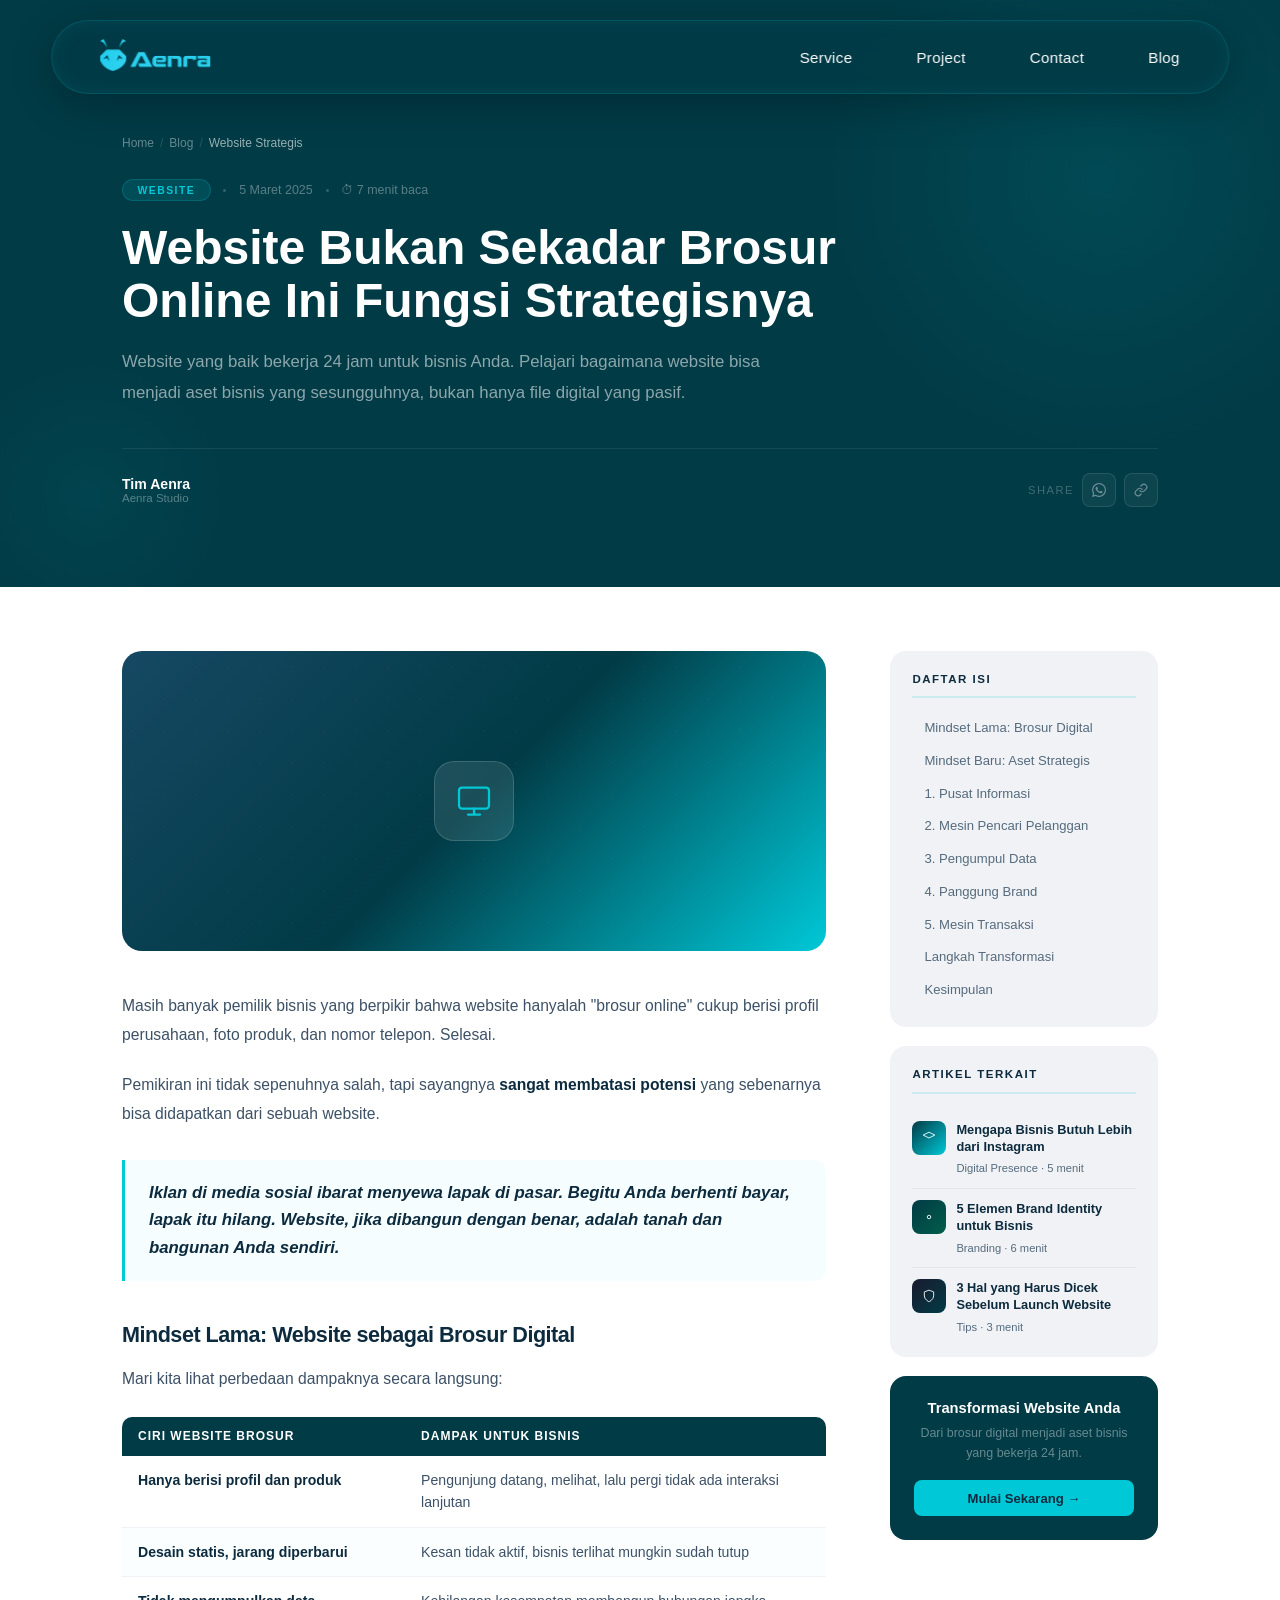
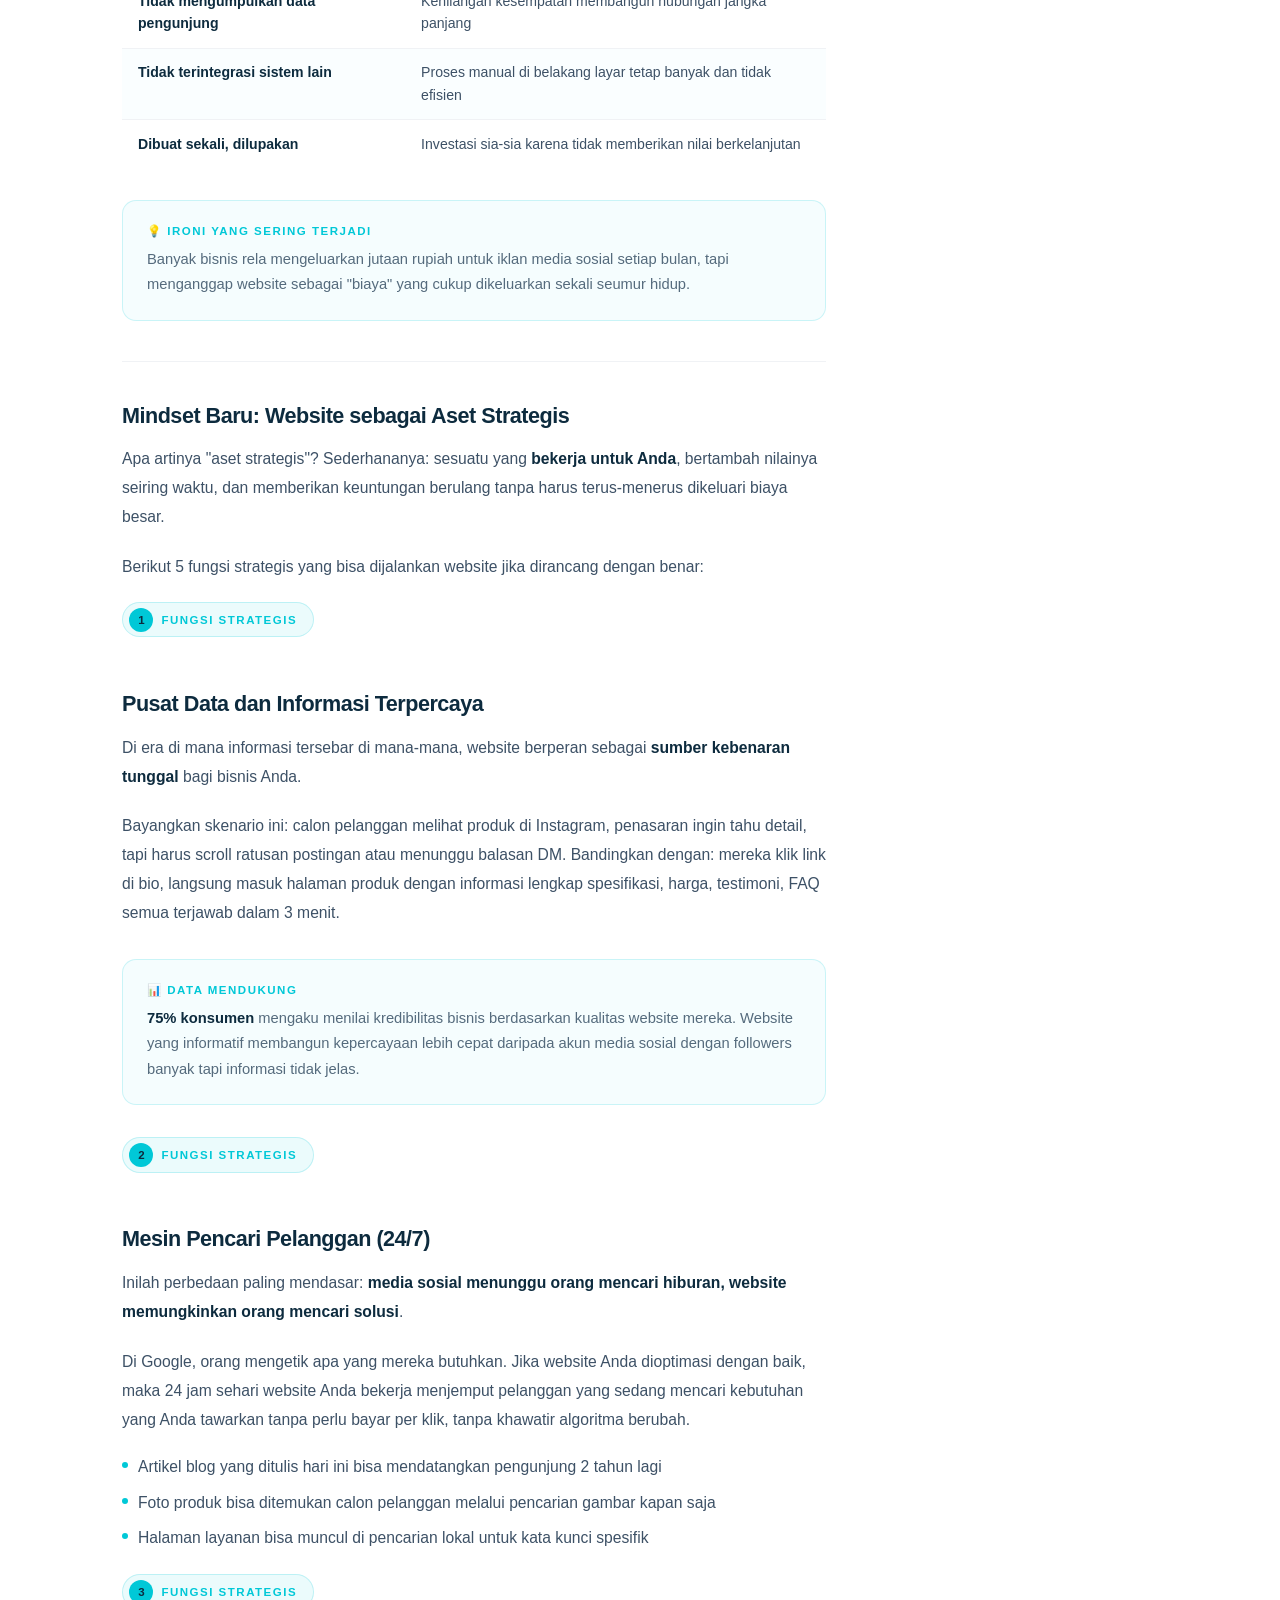
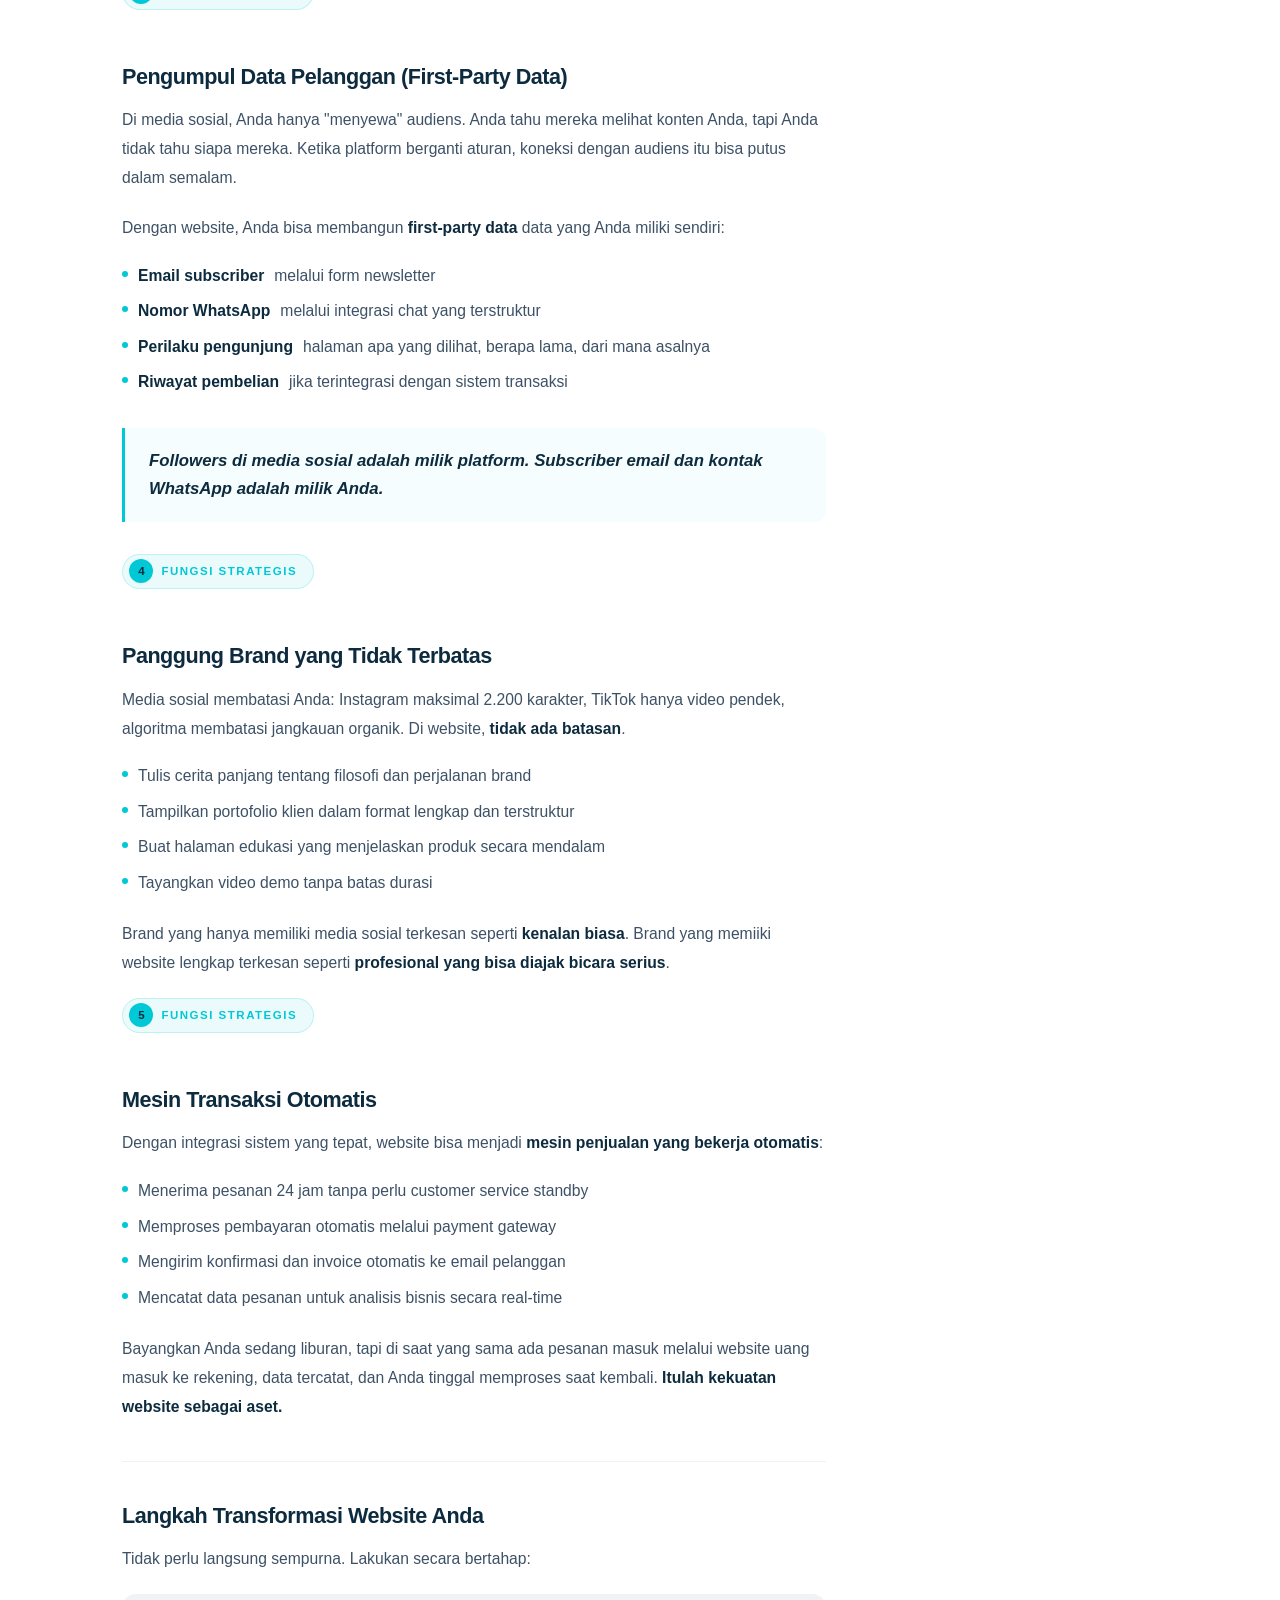
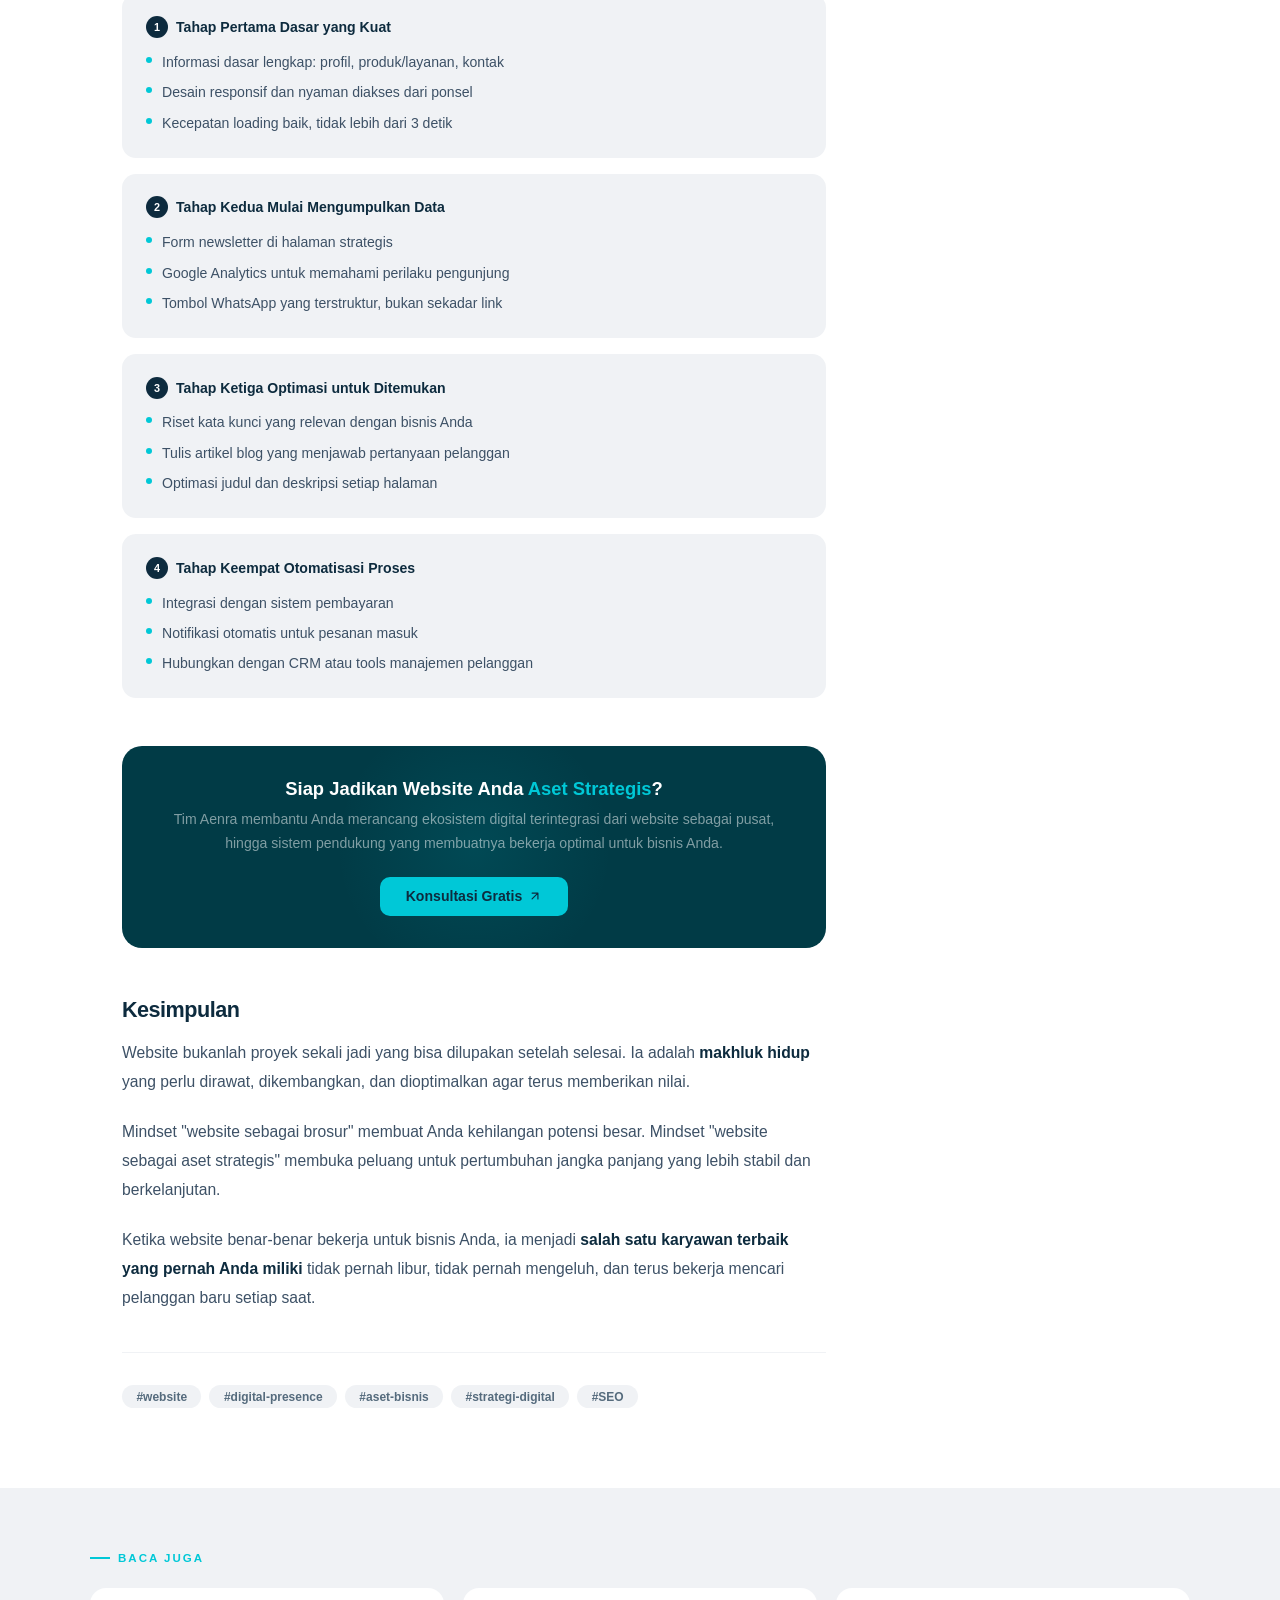
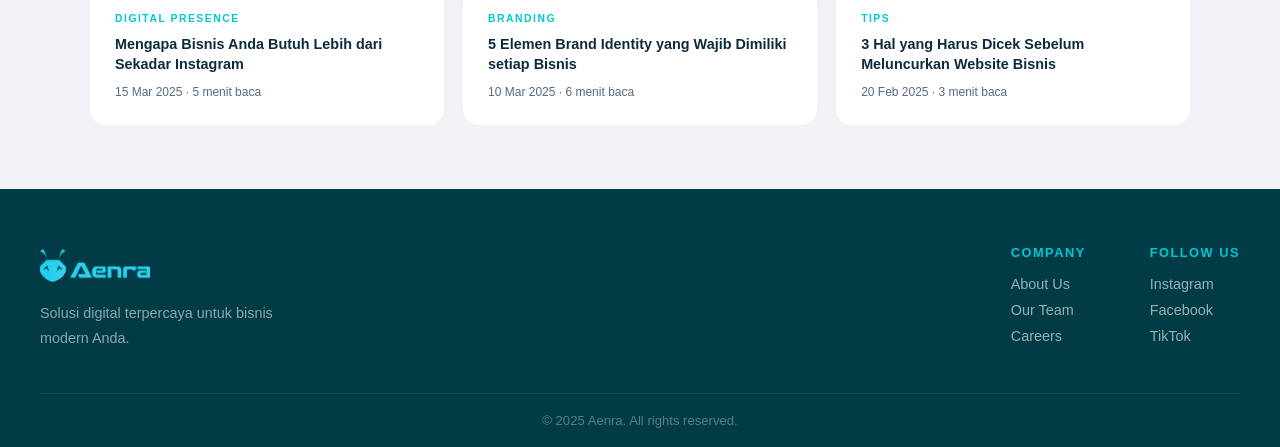
<file: artikel-website.html>
<!DOCTYPE html>
<html lang="id">
<head>
  <meta charset="UTF-8"/>
  <meta name="viewport" content="width=device-width, initial-scale=1.0"/>
  <title>Website Bukan Sekadar Brosur Online Aenra Blog</title>
  <meta name="description" content="Website yang baik bekerja 24 jam untuk bisnis Anda. Pelajari bagaimana website bisa menjadi aset bisnis yang sesungguhnya, bukan sekadar brosur digital."/>
  <meta name="author" content="Aenra Studio"/>
  <meta property="og:title" content="Website Bukan Sekadar Brosur Online Ini Fungsi Strategisnya"/>
  <meta property="og:type" content="article"/>
  <meta property="og:site_name" content="Aenra Studio"/>
  <link rel="icon" type="image/png" href="img/AENRA LOGO1.png">
  <link rel="preconnect" href="https://fonts.googleapis.com">
  <link rel="preconnect" href="https://fonts.gstatic.com" crossorigin>
  <link href="https://fonts.googleapis.com/css2?family=Plus+Jakarta+Sans:wght@300;400;500;600;700;800&display=swap" rel="stylesheet"/>
  <link rel="stylesheet" href="style.css"/>
  <style>
    .article-hero {
      background: #013b46;
      padding-top: 72px;
      position: relative;
      overflow: hidden;
    }
    .article-hero::before {
      content: '';
      position: absolute;
      width: 600px; height: 600px;
      background: radial-gradient(circle, rgba(0,200,215,0.1) 0%, transparent 65%);
      top: -120px; right: -120px;
      pointer-events: none;
    }
    .article-hero::after {
      content: '';
      position: absolute;
      width: 300px; height: 300px;
      background: radial-gradient(circle, rgba(0,200,215,0.06) 0%, transparent 65%);
      bottom: -60px; left: -60px;
      pointer-events: none;
    }
    .article-hero-inner {
      max-width: 1100px;
      margin: 0 auto;
      padding: 4rem 2rem 5rem;
      position: relative;
      z-index: 1;
    }
    .breadcrumb {
      display: flex; align-items: center; gap: 6px;
      font-size: 0.75rem; margin-bottom: 1.8rem; flex-wrap: wrap;
    }
    .breadcrumb a { color: rgba(255,255,255,0.4); text-decoration: none; transition: color 0.2s ease; }
    .breadcrumb a:hover { color: var(--cyan); }
    .breadcrumb-sep { color: rgba(255,255,255,0.15); }
    .breadcrumb-current { color: rgba(255,255,255,0.6); }
    .article-meta-top {
      display: flex; align-items: center; gap: 0.8rem;
      margin-bottom: 1.2rem; flex-wrap: wrap;
    }
    .article-category {
      background: rgba(0,200,215,0.12); color: var(--cyan);
      font-size: 0.65rem; font-weight: 700; letter-spacing: 1.5px;
      text-transform: uppercase; padding: 0.3rem 0.9rem;
      border-radius: 50px; border: 1px solid rgba(0,200,215,0.2);
    }
    .article-date, .article-read-time { font-size: 0.78rem; color: rgba(255,255,255,0.35); }
    .meta-dot { width: 3px; height: 3px; background: rgba(255,255,255,0.2); border-radius: 50%; }
    .article-title {
      font-size: clamp(1.8rem, 4.5vw, 3rem);
      font-weight: 800; color: var(--white);
      line-height: 1.12; letter-spacing: 0px;
      margin-bottom: 1.2rem; max-width: 800px;
    }
    .article-lead {
      font-size: 1.05rem; color: rgba(255,255,255,0.55);
      line-height: 1.8; margin-bottom: 2.5rem; max-width: 640px;
    }
    .article-author {
      display: flex; align-items: center; gap: 12px;
      padding-top: 1.5rem; border-top: 1px solid rgba(255,255,255,0.08);
      flex-wrap: wrap;
    }
    .author-avatar {
      width: 42px; height: 42px;
      background: linear-gradient(135deg, #025566, var(--cyan));
      border-radius: 50%; display: flex; align-items: center; justify-content: center;
      font-size: 0.9rem; font-weight: 800; color: var(--white); flex-shrink: 0;
    }
    .author-name { font-size: 0.88rem; font-weight: 700; color: var(--white); }
    .author-role { font-size: 0.72rem; color: rgba(255,255,255,0.35); }
    .article-share { display: flex; align-items: center; gap: 8px; margin-left: auto; }
    .share-label { font-size: 0.7rem; color: rgba(255,255,255,0.25); letter-spacing: 1.5px; text-transform: uppercase; }
    .share-btn {
      width: 34px; height: 34px;
      background: rgba(255,255,255,0.05);
      border: 1px solid rgba(255,255,255,0.1);
      border-radius: 8px; display: flex; align-items: center; justify-content: center;
      cursor: pointer; text-decoration: none; color: rgba(255,255,255,0.4);
      transition: all 0.2s ease;
    }
    .share-btn:hover { background: rgba(0,200,215,0.12); border-color: var(--cyan); color: var(--cyan); }

    .article-body { background: var(--white); }
    .article-layout {
      max-width: 1100px; margin: 0 auto;
      padding: 4rem 2rem 5rem;
      display: grid; grid-template-columns: 1fr 268px;
      gap: 4rem; align-items: start;
    }
    .article-content { min-width: 0; }
    .article-cover {
      width: 100%; height: 300px;
      background: linear-gradient(135deg, #164863 0%, #013b46 50%, #00C8D7 100%);
      border-radius: 20px; margin-bottom: 2.5rem;
      display: flex; align-items: center; justify-content: center;
      position: relative; overflow: hidden;
    }
    .article-cover::before {
      content: ''; position: absolute; inset: 0;
      background-image: radial-gradient(circle at 30% 50%, rgba(255,255,255,0.04) 1px, transparent 1px);
      background-size: 32px 32px;
    }
    .article-cover-icon {
      width: 80px; height: 80px;
      background: rgba(255,255,255,0.1); border-radius: 20px;
      display: flex; align-items: center; justify-content: center;
      backdrop-filter: blur(8px); border: 1px solid rgba(255,255,255,0.15);
      position: relative; z-index: 1;
    }
    .article-content h2 {
      font-size: 1.35rem; font-weight: 800; color: var(--dark);
      letter-spacing: -0.5px; line-height: 1.3; margin: 2.5rem 0 0.9rem;
    }
    .article-content h3 {
      font-size: 1.05rem; font-weight: 700; color: var(--dark);
      letter-spacing: -0.3px; margin: 2rem 0 0.7rem;
    }
    .article-content p {
      font-size: 0.98rem; color: #3d5166;
      line-height: 1.85; margin-bottom: 1.3rem;
    }
    .article-content ul, .article-content ol {
      padding-left: 0; margin-bottom: 1.4rem;
      list-style: none; display: flex; flex-direction: column; gap: 0.55rem;
    }
    .article-content ul li {
      display: flex; align-items: flex-start;
      gap: 10px; font-size: 0.98rem; color: #3d5166; line-height: 1.7;
    }
    .article-content ul li::before {
      content: ''; width: 6px; height: 6px;
      background: var(--cyan); border-radius: 50%;
      flex-shrink: 0; margin-top: 8px;
    }
    .article-content ol { counter-reset: ol-counter; }
    .article-content ol li {
      display: flex; align-items: flex-start;
      gap: 12px; font-size: 0.98rem; color: #3d5166; line-height: 1.7;
      counter-increment: ol-counter;
    }
    .article-content ol li::before {
      content: counter(ol-counter);
      background: var(--cyan); color: var(--dark);
      width: 22px; height: 22px; border-radius: 50%;
      display: flex; align-items: center; justify-content: center;
      font-size: 0.7rem; font-weight: 800; flex-shrink: 0; margin-top: 2px;
    }
    .article-content ol li > div { flex: 1; min-width: 0; }
    .article-content ol li strong { color: var(--dark); font-weight: 700; }
    .article-content ol li span { color: var(--text-muted); font-weight: 400; }
    .article-content blockquote {
      border-left: 3px solid var(--cyan);
      background: rgba(0,200,215,0.04);
      border-radius: 0 12px 12px 0;
      padding: 1.2rem 1.5rem; margin: 2rem 0;
    }
    .article-content blockquote p {
      font-size: 1.05rem; font-weight: 600; color: var(--dark);
      font-style: italic; margin: 0; line-height: 1.65;
    }
    .highlight-box {
      background: rgba(0,200,215,0.04);
      border: 1px solid rgba(0,200,215,0.18);
      border-radius: 14px; padding: 1.4rem 1.5rem; margin: 2rem 0;
    }
    .highlight-box-title {
      font-size: 0.72rem; font-weight: 700; letter-spacing: 1.5px;
      text-transform: uppercase; color: var(--cyan); margin-bottom: 0.6rem;
    }
    .highlight-box p { font-size: 0.92rem; color: var(--text-muted); margin: 0; line-height: 1.7; }

    /* Comparison table */
    .compare-table {
      width: 100%; border-collapse: collapse;
      margin: 1.5rem 0; font-size: 0.88rem;
    }
    .compare-table th {
      background: #013b46; color: var(--white);
      font-size: 0.75rem; font-weight: 700; letter-spacing: 1px;
      text-transform: uppercase; padding: 0.8rem 1rem;
      text-align: left;
    }
    .compare-table th:first-child { border-radius: 10px 0 0 0; }
    .compare-table th:last-child { border-radius: 0 10px 0 0; }
    .compare-table td {
      padding: 0.8rem 1rem; color: #3d5166;
      border-bottom: 1px solid var(--light-bg); line-height: 1.6;
      vertical-align: top;
    }
    .compare-table tr:last-child td:first-child { border-radius: 0 0 0 10px; }
    .compare-table tr:last-child td:last-child { border-radius: 0 0 10px 0; }
    .compare-table tr:last-child td { border-bottom: none; }
    .compare-table td:first-child { font-weight: 700; color: var(--dark); }
    .compare-table tr:nth-child(even) td { background: rgba(0,200,215,0.02); }

    /* Fungsi badge */
    .fungsi-badge {
      display: inline-flex; align-items: center; gap: 8px;
      background: rgba(0,200,215,0.08);
      border: 1px solid rgba(0,200,215,0.2);
      border-radius: 50px; padding: 0.3rem 1rem 0.3rem 0.4rem;
      margin-bottom: 0.8rem;
    }
    .fungsi-badge-num {
      width: 24px; height: 24px;
      background: var(--cyan); color: var(--dark);
      border-radius: 50%; display: flex; align-items: center; justify-content: center;
      font-size: 0.72rem; font-weight: 800; flex-shrink: 0;
    }
    .fungsi-badge-text {
      font-size: 0.72rem; font-weight: 700; letter-spacing: 1.5px;
      text-transform: uppercase; color: var(--cyan);
    }

    /* Checklist stages */
    .checklist-stage {
      background: var(--light-bg); border-radius: 14px;
      padding: 1.4rem 1.5rem; margin-bottom: 1rem;
    }
    .checklist-stage-title {
      font-size: 0.88rem; font-weight: 700; color: var(--dark);
      margin-bottom: 0.8rem; display: flex; align-items: center; gap: 8px;
    }
    .checklist-stage-num {
      width: 22px; height: 22px;
      background: var(--dark); color: var(--white);
      border-radius: 50%; display: flex; align-items: center; justify-content: center;
      font-size: 0.68rem; font-weight: 800; flex-shrink: 0;
    }
    .checklist-stage ul { margin: 0; gap: 0.4rem; }
    .checklist-stage ul li { font-size: 0.88rem; }
    .checklist-stage ul li::before { margin-top: 6px; }

    .article-content strong { color: var(--dark); font-weight: 700; }
    .article-divider { border: none; border-top: 1px solid var(--light-bg); margin: 2.5rem 0; }
    .article-tags {
      display: flex; flex-wrap: wrap; gap: 0.5rem;
      margin-top: 2.5rem; padding-top: 2rem;
      border-top: 1px solid var(--light-bg);
    }
    .article-tag {
      background: var(--light-bg); color: var(--text-muted);
      font-size: 0.75rem; font-weight: 600; padding: 0.3rem 0.9rem;
      border-radius: 50px; text-decoration: none; transition: all 0.2s ease;
    }
    .article-tag:hover { background: rgba(0,200,215,0.1); color: var(--cyan); }
    .article-cta {
      background: #013b46; border-radius: 20px; padding: 2rem;
      text-align: center; margin: 3rem 0; position: relative; overflow: hidden;
    }
    .article-cta::before {
      content: ''; position: absolute;
      width: 300px; height: 300px;
      background: radial-gradient(circle, rgba(0,200,215,0.1) 0%, transparent 65%);
      top: 50%; left: 50%; transform: translate(-50%, -50%); pointer-events: none;
    }
    .article-cta-inner { position: relative; z-index: 1; }
    .article-cta h4 { font-size: 1.15rem; font-weight: 800; color: var(--white); margin-bottom: 0.5rem; }
    .article-cta h4 span { color: var(--cyan); }
    .article-cta p { font-size: 0.88rem; color: rgba(255,255,255,0.5); margin-bottom: 1.4rem; line-height: 1.65; }
    .article-cta-btn {
      display: inline-flex; align-items: center; gap: 6px;
      background: var(--cyan); color: var(--dark);
      text-decoration: none; font-size: 0.88rem; font-weight: 700;
      padding: 0.7rem 1.6rem; border-radius: 10px;
      transition: background 0.3s ease, transform 0.2s ease;
    }
    .article-cta-btn:hover { background: #00e5f5; transform: translateY(-2px); }

    .article-sidebar { position: sticky; top: 88px; }
    .toc-card, .related-card {
      background: var(--light-bg); border-radius: 16px;
      padding: 1.4rem; margin-bottom: 1.2rem;
    }
    .toc-title, .related-title {
      font-size: 0.72rem; font-weight: 700; letter-spacing: 1.5px;
      text-transform: uppercase; color: var(--dark); margin-bottom: 1rem;
      padding-bottom: 0.7rem; border-bottom: 2px solid rgba(0,200,215,0.15);
    }
    .toc-list { list-style: none; display: flex; flex-direction: column; gap: 0.3rem; }
    .toc-list li a {
      font-size: 0.82rem; color: var(--text-muted); text-decoration: none;
      display: block; padding: 0.3rem 0 0.3rem 10px;
      border-left: 2px solid transparent; transition: all 0.2s ease; line-height: 1.4;
    }
    .toc-list li a:hover, .toc-list li a.active { color: var(--cyan); border-left-color: var(--cyan); }
    .related-post {
      display: flex; gap: 10px; padding: 0.7rem 0;
      border-bottom: 1px solid rgba(0,0,0,0.05);
      text-decoration: none; transition: opacity 0.2s ease; align-items: flex-start;
    }
    .related-post:last-child { border-bottom: none; padding-bottom: 0; }
    .related-post:hover { opacity: 0.7; }
    .related-post-dot {
      width: 34px; height: 34px; border-radius: 8px;
      flex-shrink: 0; display: flex; align-items: center; justify-content: center;
    }
    .related-post-info h5 { font-size: 0.8rem; font-weight: 600; color: var(--dark); line-height: 1.35; margin-bottom: 0.2rem; }
    .related-post-info span { font-size: 0.7rem; color: var(--text-muted); }
    .sidebar-article-cta { background: #013b46; border-radius: 16px; padding: 1.5rem; text-align: center; }
    .sidebar-article-cta h4 { font-size: 0.92rem; font-weight: 700; color: var(--white); margin-bottom: 0.5rem; }
    .sidebar-article-cta p { font-size: 0.78rem; color: rgba(255,255,255,0.4); line-height: 1.6; margin-bottom: 1rem; }
    .sidebar-article-cta a {
      display: block; background: var(--cyan); color: var(--dark);
      text-decoration: none; font-size: 0.82rem; font-weight: 700;
      padding: 0.65rem 1rem; border-radius: 8px; transition: background 0.2s ease;
    }
    .sidebar-article-cta a:hover { background: #00e5f5; }

    .more-articles { background: var(--light-bg); padding: 4rem 2rem; }
    .more-articles-inner { max-width: 1100px; margin: 0 auto; }
    .more-articles-label {
      font-size: 0.72rem; font-weight: 700; letter-spacing: 2px;
      text-transform: uppercase; color: var(--cyan); margin-bottom: 1.5rem;
      display: flex; align-items: center; gap: 8px;
    }
    .more-articles-label::before { content: ''; display: block; width: 20px; height: 2px; background: var(--cyan); }
    .more-articles-grid { display: grid; grid-template-columns: repeat(3, 1fr); gap: 1.2rem; }
    .more-article-card {
      background: var(--white); border-radius: 16px; padding: 1.5rem;
      text-decoration: none; display: block; border: 1px solid transparent;
      transition: transform 0.3s ease, box-shadow 0.3s ease, border-color 0.3s ease;
    }
    .more-article-card:hover { transform: translateY(-4px); box-shadow: 0 12px 36px rgba(0,200,215,0.1); border-color: rgba(0,200,215,0.15); }
    .more-card-cat { font-size: 0.65rem; font-weight: 700; letter-spacing: 1.5px; text-transform: uppercase; color: var(--cyan); margin-bottom: 0.6rem; }
    .more-article-card h4 { font-size: 0.9rem; font-weight: 700; color: var(--dark); line-height: 1.4; margin-bottom: 0.5rem; }
    .more-article-card span { font-size: 0.75rem; color: var(--text-muted); }

    @media (max-width: 900px) {
      .article-layout { grid-template-columns: 1fr; gap: 2.5rem; }
      .article-sidebar { position: static; }
      .more-articles-grid { grid-template-columns: repeat(2, 1fr); }
      .compare-table { font-size: 0.82rem; }
    }
    @media (max-width: 768px) {
      .article-hero-inner { padding: 3rem 1.5rem 4rem; }
      .article-layout { padding: 3rem 1.5rem 4rem; }
      .article-title { font-size: clamp(1.6rem, 6vw, 2.2rem); }
      .article-share { margin-left: 0; width: 100%; }
      .more-articles { padding: 3rem 1.5rem; }
    }
    @media (max-width: 480px) {
      .article-hero-inner { padding: 2.5rem 1.2rem 3.5rem; }
      .article-layout { padding: 2.5rem 1.2rem 4rem; }
      .article-cover { height: 200px; border-radius: 14px; }
      .more-articles { padding: 2.5rem 1.2rem; }
      .more-articles-grid { grid-template-columns: 1fr; }
    }
  </style>
</head>
<body>

  <header class="navbar" id="navbar">
    <div class="nav-container">
      <div class="logo">
        <a href="index.html">
          <img src="img/AENRA LOGO.png" style="width:110px;height:40px;object-fit:contain;">
        </a>
      </div>
      <nav class="nav-links">
        <a href="index.html#service" class="nav-link">Service</a>
        <a href="index.html#project" class="nav-link">Project</a>
        <a href="index.html#contact" class="nav-link">Contact</a>
        <a href="blog.html" class="nav-link active">Blog</a>
      </nav>
      <button class="hamburger" id="hamburger" aria-label="Toggle menu">
        <span></span><span></span><span></span>
      </button>
    </div>
    <div class="mobile-menu" id="mobileMenu">
      <a href="index.html#service" class="mobile-link">Service</a>
      <a href="index.html#project" class="mobile-link">Project</a>
      <a href="blog.html" class="mobile-link">Blog</a>
      <a href="index.html#contact" class="mobile-link">Contact</a>
    </div>
  </header>

  <!-- HERO -->
  <section class="article-hero">
    <div class="article-hero-inner">
      <nav class="breadcrumb">
        <a href="index.html">Home</a>
        <span class="breadcrumb-sep">/</span>
        <a href="blog.html">Blog</a>
        <span class="breadcrumb-sep">/</span>
        <span class="breadcrumb-current">Website Strategis</span>
      </nav>
      <div class="article-meta-top">
        <span class="article-category">Website</span>
        <div class="meta-dot"></div>
        <span class="article-date">5 Maret 2025</span>
        <div class="meta-dot"></div>
        <span class="article-read-time">⏱ 7 menit baca</span>
      </div>
      <h1 class="article-title">Website Bukan Sekadar Brosur Online Ini Fungsi Strategisnya</h1>
      <p class="article-lead">Website yang baik bekerja 24 jam untuk bisnis Anda. Pelajari bagaimana website bisa menjadi aset bisnis yang sesungguhnya, bukan hanya file digital yang pasif.</p>
      <div class="article-author">

        <div class="author-info">
          <div class="author-name">Tim Aenra</div>
          <div class="author-role">Aenra Studio</div>
        </div>
        <div class="article-share">
          <span class="share-label">Share</span>
          <a class="share-btn" href="https://wa.me/?text=Baca artikel ini: " target="_blank" title="WhatsApp">
            <svg width="14" height="14" viewBox="0 0 24 24" fill="currentColor"><path d="M17.472 14.382c-.297-.149-1.758-.867-2.03-.967-.273-.099-.471-.148-.67.15-.197.297-.767.966-.94 1.164-.173.199-.347.223-.644.075-.297-.15-1.255-.463-2.39-1.475-.883-.788-1.48-1.761-1.653-2.059-.173-.297-.018-.458.13-.606.134-.133.298-.347.446-.52.149-.174.198-.298.298-.497.099-.198.05-.371-.025-.52-.075-.149-.669-1.612-.916-2.207-.242-.579-.487-.5-.669-.51-.173-.008-.371-.01-.57-.01-.198 0-.52.074-.792.372-.272.297-1.04 1.016-1.04 2.479 0 1.462 1.065 2.875 1.213 3.074.149.198 2.096 3.2 5.077 4.487.709.306 1.262.489 1.694.625.712.227 1.36.195 1.871.118.571-.085 1.758-.719 2.006-1.413.248-.694.248-1.289.173-1.413-.074-.124-.272-.198-.57-.347m-5.421 7.403h-.004a9.87 9.87 0 01-5.031-1.378l-.361-.214-3.741.982.998-3.648-.235-.374a9.86 9.86 0 01-1.51-5.26c.001-5.45 4.436-9.884 9.888-9.884 2.64 0 5.122 1.03 6.988 2.898a9.825 9.825 0 012.893 6.994c-.003 5.45-4.437 9.884-9.885 9.884m8.413-18.297A11.815 11.815 0 0012.05 0C5.495 0 .16 5.335.157 11.892c0 2.096.547 4.142 1.588 5.945L.057 24l6.305-1.654a11.882 11.882 0 005.683 1.448h.005c6.554 0 11.89-5.335 11.893-11.893a11.821 11.821 0 00-3.48-8.413z"/></svg>
          </a>
          <button class="share-btn" id="copyLink" title="Copy link">
            <svg width="14" height="14" viewBox="0 0 24 24" fill="none"><path d="M10 13a5 5 0 007.54.54l3-3a5 5 0 00-7.07-7.07l-1.72 1.71" stroke="currentColor" stroke-width="2" stroke-linecap="round" stroke-linejoin="round"/><path d="M14 11a5 5 0 00-7.54-.54l-3 3a5 5 0 007.07 7.07l1.71-1.71" stroke="currentColor" stroke-width="2" stroke-linecap="round" stroke-linejoin="round"/></svg>
          </button>
        </div>
      </div>
    </div>
  </section>

  <!-- BODY -->
  <div class="article-body">
    <div class="article-layout">
      <article class="article-content">

        <div class="article-cover">
          <div class="article-cover-icon">
            <svg width="36" height="36" viewBox="0 0 24 24" fill="none">
              <rect x="2" y="3" width="20" height="14" rx="2" stroke="#00C8D7" stroke-width="1.5"/>
              <path d="M8 21h8M12 17v4" stroke="#00C8D7" stroke-width="1.5" stroke-linecap="round"/>
            </svg>
          </div>
        </div>

        <p>Masih banyak pemilik bisnis yang berpikir bahwa website hanyalah "brosur online" cukup berisi profil perusahaan, foto produk, dan nomor telepon. Selesai.</p>

        <p>Pemikiran ini tidak sepenuhnya salah, tapi sayangnya <strong>sangat membatasi potensi</strong> yang sebenarnya bisa didapatkan dari sebuah website.</p>

        <blockquote>
          <p>Iklan di media sosial ibarat menyewa lapak di pasar. Begitu Anda berhenti bayar, lapak itu hilang. Website, jika dibangun dengan benar, adalah tanah dan bangunan Anda sendiri.</p>
        </blockquote>

        <h2 id="mindset-lama">Mindset Lama: Website sebagai Brosur Digital</h2>
        <p>Mari kita lihat perbedaan dampaknya secara langsung:</p>

        <table class="compare-table">
          <thead>
            <tr>
              <th>Ciri Website Brosur</th>
              <th>Dampak untuk Bisnis</th>
            </tr>
          </thead>
          <tbody>
            <tr>
              <td>Hanya berisi profil dan produk</td>
              <td>Pengunjung datang, melihat, lalu pergi tidak ada interaksi lanjutan</td>
            </tr>
            <tr>
              <td>Desain statis, jarang diperbarui</td>
              <td>Kesan tidak aktif, bisnis terlihat mungkin sudah tutup</td>
            </tr>
            <tr>
              <td>Tidak mengumpulkan data pengunjung</td>
              <td>Kehilangan kesempatan membangun hubungan jangka panjang</td>
            </tr>
            <tr>
              <td>Tidak terintegrasi sistem lain</td>
              <td>Proses manual di belakang layar tetap banyak dan tidak efisien</td>
            </tr>
            <tr>
              <td>Dibuat sekali, dilupakan</td>
              <td>Investasi sia-sia karena tidak memberikan nilai berkelanjutan</td>
            </tr>
          </tbody>
        </table>

        <div class="highlight-box">
          <div class="highlight-box-title">💡 Ironi yang Sering Terjadi</div>
          <p>Banyak bisnis rela mengeluarkan jutaan rupiah untuk iklan media sosial setiap bulan, tapi menganggap website sebagai "biaya" yang cukup dikeluarkan sekali seumur hidup.</p>
        </div>

        <hr class="article-divider"/>

        <h2 id="mindset-baru">Mindset Baru: Website sebagai Aset Strategis</h2>
        <p>Apa artinya "aset strategis"? Sederhananya: sesuatu yang <strong>bekerja untuk Anda</strong>, bertambah nilainya seiring waktu, dan memberikan keuntungan berulang tanpa harus terus-menerus dikeluari biaya besar.</p>
        <p>Berikut 5 fungsi strategis yang bisa dijalankan website jika dirancang dengan benar:</p>

        <!-- Fungsi 1 -->
        <div class="fungsi-badge">
          <div class="fungsi-badge-num">1</div>
          <span class="fungsi-badge-text">Fungsi Strategis</span>
        </div>
        <h2 id="pusat-informasi">Pusat Data dan Informasi Terpercaya</h2>
        <p>Di era di mana informasi tersebar di mana-mana, website berperan sebagai <strong>sumber kebenaran tunggal</strong> bagi bisnis Anda.</p>
        <p>Bayangkan skenario ini: calon pelanggan melihat produk di Instagram, penasaran ingin tahu detail, tapi harus scroll ratusan postingan atau menunggu balasan DM. Bandingkan dengan: mereka klik link di bio, langsung masuk halaman produk dengan informasi lengkap spesifikasi, harga, testimoni, FAQ semua terjawab dalam 3 menit.</p>

        <div class="highlight-box">
          <div class="highlight-box-title">📊 Data Mendukung</div>
          <p><strong>75% konsumen</strong> mengaku menilai kredibilitas bisnis berdasarkan kualitas website mereka. Website yang informatif membangun kepercayaan lebih cepat daripada akun media sosial dengan followers banyak tapi informasi tidak jelas.</p>
        </div>

        <!-- Fungsi 2 -->
        <div class="fungsi-badge">
          <div class="fungsi-badge-num">2</div>
          <span class="fungsi-badge-text">Fungsi Strategis</span>
        </div>
        <h2 id="mesin-pencari">Mesin Pencari Pelanggan (24/7)</h2>
        <p>Inilah perbedaan paling mendasar: <strong>media sosial menunggu orang mencari hiburan, website memungkinkan orang mencari solusi</strong>.</p>
        <p>Di Google, orang mengetik apa yang mereka butuhkan. Jika website Anda dioptimasi dengan baik, maka 24 jam sehari website Anda bekerja menjemput pelanggan yang sedang mencari kebutuhan yang Anda tawarkan tanpa perlu bayar per klik, tanpa khawatir algoritma berubah.</p>
        <ul>
          <li>Artikel blog yang ditulis hari ini bisa mendatangkan pengunjung 2 tahun lagi</li>
          <li>Foto produk bisa ditemukan calon pelanggan melalui pencarian gambar kapan saja</li>
          <li>Halaman layanan bisa muncul di pencarian lokal untuk kata kunci spesifik</li>
        </ul>

        <!-- Fungsi 3 -->
        <div class="fungsi-badge">
          <div class="fungsi-badge-num">3</div>
          <span class="fungsi-badge-text">Fungsi Strategis</span>
        </div>
        <h2 id="data-pelanggan">Pengumpul Data Pelanggan (First-Party Data)</h2>
        <p>Di media sosial, Anda hanya "menyewa" audiens. Anda tahu mereka melihat konten Anda, tapi Anda tidak tahu siapa mereka. Ketika platform berganti aturan, koneksi dengan audiens itu bisa putus dalam semalam.</p>
        <p>Dengan website, Anda bisa membangun <strong>first-party data</strong> data yang Anda miliki sendiri:</p>
        <ul>
          <li><strong>Email subscriber</strong> melalui form newsletter</li>
          <li><strong>Nomor WhatsApp</strong> melalui integrasi chat yang terstruktur</li>
          <li><strong>Perilaku pengunjung</strong> halaman apa yang dilihat, berapa lama, dari mana asalnya</li>
          <li><strong>Riwayat pembelian</strong> jika terintegrasi dengan sistem transaksi</li>
        </ul>

        <blockquote>
          <p>Followers di media sosial adalah milik platform. Subscriber email dan kontak WhatsApp adalah milik Anda.</p>
        </blockquote>

        <!-- Fungsi 4 -->
        <div class="fungsi-badge">
          <div class="fungsi-badge-num">4</div>
          <span class="fungsi-badge-text">Fungsi Strategis</span>
        </div>
        <h2 id="panggung-brand">Panggung Brand yang Tidak Terbatas</h2>
        <p>Media sosial membatasi Anda: Instagram maksimal 2.200 karakter, TikTok hanya video pendek, algoritma membatasi jangkauan organik. Di website, <strong>tidak ada batasan</strong>.</p>
        <ul>
          <li>Tulis cerita panjang tentang filosofi dan perjalanan brand</li>
          <li>Tampilkan portofolio klien dalam format lengkap dan terstruktur</li>
          <li>Buat halaman edukasi yang menjelaskan produk secara mendalam</li>
          <li>Tayangkan video demo tanpa batas durasi</li>
        </ul>
        <p>Brand yang hanya memiliki media sosial terkesan seperti <strong>kenalan biasa</strong>. Brand yang memiiki website lengkap terkesan seperti <strong>profesional yang bisa diajak bicara serius</strong>.</p>

        <!-- Fungsi 5 -->
        <div class="fungsi-badge">
          <div class="fungsi-badge-num">5</div>
          <span class="fungsi-badge-text">Fungsi Strategis</span>
        </div>
        <h2 id="mesin-transaksi">Mesin Transaksi Otomatis</h2>
        <p>Dengan integrasi sistem yang tepat, website bisa menjadi <strong>mesin penjualan yang bekerja otomatis</strong>:</p>
        <ul>
          <li>Menerima pesanan 24 jam tanpa perlu customer service standby</li>
          <li>Memproses pembayaran otomatis melalui payment gateway</li>
          <li>Mengirim konfirmasi dan invoice otomatis ke email pelanggan</li>
          <li>Mencatat data pesanan untuk analisis bisnis secara real-time</li>
        </ul>
        <p>Bayangkan Anda sedang liburan, tapi di saat yang sama ada pesanan masuk melalui website uang masuk ke rekening, data tercatat, dan Anda tinggal memproses saat kembali. <strong>Itulah kekuatan website sebagai aset.</strong></p>

        <hr class="article-divider"/>

        <h2 id="langkah-transformasi">Langkah Transformasi Website Anda</h2>
        <p>Tidak perlu langsung sempurna. Lakukan secara bertahap:</p>

        <div class="checklist-stage">
          <div class="checklist-stage-title">
            <div class="checklist-stage-num">1</div>
            Tahap Pertama Dasar yang Kuat
          </div>
          <ul>
            <li>Informasi dasar lengkap: profil, produk/layanan, kontak</li>
            <li>Desain responsif dan nyaman diakses dari ponsel</li>
            <li>Kecepatan loading baik, tidak lebih dari 3 detik</li>
          </ul>
        </div>

        <div class="checklist-stage">
          <div class="checklist-stage-title">
            <div class="checklist-stage-num">2</div>
            Tahap Kedua Mulai Mengumpulkan Data
          </div>
          <ul>
            <li>Form newsletter di halaman strategis</li>
            <li>Google Analytics untuk memahami perilaku pengunjung</li>
            <li>Tombol WhatsApp yang terstruktur, bukan sekadar link</li>
          </ul>
        </div>

        <div class="checklist-stage">
          <div class="checklist-stage-title">
            <div class="checklist-stage-num">3</div>
            Tahap Ketiga Optimasi untuk Ditemukan
          </div>
          <ul>
            <li>Riset kata kunci yang relevan dengan bisnis Anda</li>
            <li>Tulis artikel blog yang menjawab pertanyaan pelanggan</li>
            <li>Optimasi judul dan deskripsi setiap halaman</li>
          </ul>
        </div>

        <div class="checklist-stage">
          <div class="checklist-stage-title">
            <div class="checklist-stage-num">4</div>
            Tahap Keempat Otomatisasi Proses
          </div>
          <ul>
            <li>Integrasi dengan sistem pembayaran</li>
            <li>Notifikasi otomatis untuk pesanan masuk</li>
            <li>Hubungkan dengan CRM atau tools manajemen pelanggan</li>
          </ul>
        </div>

        <div class="article-cta">
          <div class="article-cta-inner">
            <h4>Siap Jadikan Website Anda <span>Aset Strategis</span>?</h4>
            <p>Tim Aenra membantu Anda merancang ekosistem digital terintegrasi dari website sebagai pusat, hingga sistem pendukung yang membuatnya bekerja optimal untuk bisnis Anda.</p>
            <a href="index.html#contact" class="article-cta-btn">
              Konsultasi Gratis
              <svg width="14" height="14" viewBox="0 0 24 24" fill="none"><path d="M7 17L17 7M17 7H7M17 7v10" stroke="currentColor" stroke-width="2" stroke-linecap="round"/></svg>
            </a>
          </div>
        </div>

        <h2 id="kesimpulan">Kesimpulan</h2>
        <p>Website bukanlah proyek sekali jadi yang bisa dilupakan setelah selesai. Ia adalah <strong>makhluk hidup</strong> yang perlu dirawat, dikembangkan, dan dioptimalkan agar terus memberikan nilai.</p>
        <p>Mindset "website sebagai brosur" membuat Anda kehilangan potensi besar. Mindset "website sebagai aset strategis" membuka peluang untuk pertumbuhan jangka panjang yang lebih stabil dan berkelanjutan.</p>
        <p>Ketika website benar-benar bekerja untuk bisnis Anda, ia menjadi <strong>salah satu karyawan terbaik yang pernah Anda miliki</strong> tidak pernah libur, tidak pernah mengeluh, dan terus bekerja mencari pelanggan baru setiap saat.</p>

        <div class="article-tags">
          <a href="blog.html" class="article-tag">#website</a>
          <a href="blog.html" class="article-tag">#digital-presence</a>
          <a href="blog.html" class="article-tag">#aset-bisnis</a>
          <a href="blog.html" class="article-tag">#strategi-digital</a>
          <a href="blog.html" class="article-tag">#SEO</a>
        </div>
      </article>

      <!-- SIDEBAR -->
      <aside class="article-sidebar">
        <div class="toc-card">
          <div class="toc-title">Daftar Isi</div>
          <ul class="toc-list">
            <li><a href="#mindset-lama">Mindset Lama: Brosur Digital</a></li>
            <li><a href="#mindset-baru">Mindset Baru: Aset Strategis</a></li>
            <li><a href="#pusat-informasi">1. Pusat Informasi</a></li>
            <li><a href="#mesin-pencari">2. Mesin Pencari Pelanggan</a></li>
            <li><a href="#data-pelanggan">3. Pengumpul Data</a></li>
            <li><a href="#panggung-brand">4. Panggung Brand</a></li>
            <li><a href="#mesin-transaksi">5. Mesin Transaksi</a></li>
            <li><a href="#langkah-transformasi">Langkah Transformasi</a></li>
            <li><a href="#kesimpulan">Kesimpulan</a></li>
          </ul>
        </div>
        <div class="related-card">
          <div class="related-title">Artikel Terkait</div>
          <a href="artikel-digital-presence.html" class="related-post">
            <div class="related-post-dot" style="background:linear-gradient(135deg,#013b46,#00C8D7)">
              <svg width="14" height="14" viewBox="0 0 24 24" fill="none"><path d="M12 2L2 7l10 5 10-5-10-5z" stroke="#fff" stroke-width="1.5"/></svg>
            </div>
            <div class="related-post-info">
              <h5>Mengapa Bisnis Butuh Lebih dari Instagram</h5>
              <span>Digital Presence · 5 menit</span>
            </div>
          </a>
          <a href="artikel-branding.html" class="related-post">
            <div class="related-post-dot" style="background:linear-gradient(135deg,#013b46,#025e4a)">
              <svg width="14" height="14" viewBox="0 0 24 24" fill="none"><circle cx="12" cy="12" r="3" stroke="#fff" stroke-width="1.5"/></svg>
            </div>
            <div class="related-post-info">
              <h5>5 Elemen Brand Identity untuk Bisnis</h5>
              <span>Branding · 6 menit</span>
            </div>
          </a>
          <a href="#" class="related-post">
            <div class="related-post-dot" style="background:linear-gradient(135deg,#1a1a2e,#013b46)">
              <svg width="14" height="14" viewBox="0 0 24 24" fill="none"><path d="M12 22s8-4 8-10V5l-8-3-8 3v7c0 6 8 10 8 10z" stroke="#fff" stroke-width="1.5"/></svg>
            </div>
            <div class="related-post-info">
              <h5>3 Hal yang Harus Dicek Sebelum Launch Website</h5>
              <span>Tips · 3 menit</span>
            </div>
          </a>
        </div>
        <div class="sidebar-article-cta">
          <h4>Transformasi Website Anda</h4>
          <p>Dari brosur digital menjadi aset bisnis yang bekerja 24 jam.</p>
          <a href="index.html#contact">Mulai Sekarang →</a>
        </div>
      </aside>
    </div>
  </div>

  <!-- MORE ARTICLES -->
  <section class="more-articles">
    <div class="more-articles-inner">
      <div class="more-articles-label">Baca Juga</div>
      <div class="more-articles-grid">
        <a href="artikel-digital-presence.html" class="more-article-card">
          <div class="more-card-cat">Digital Presence</div>
          <h4>Mengapa Bisnis Anda Butuh Lebih dari Sekadar Instagram</h4>
          <span>15 Mar 2025 · 5 menit baca</span>
        </a>
        <a href="artikel-branding.html" class="more-article-card">
          <div class="more-card-cat">Branding</div>
          <h4>5 Elemen Brand Identity yang Wajib Dimiliki setiap Bisnis</h4>
          <span>10 Mar 2025 · 6 menit baca</span>
        </a>
        <a href="#" class="more-article-card">
          <div class="more-card-cat">Tips</div>
          <h4>3 Hal yang Harus Dicek Sebelum Meluncurkan Website Bisnis</h4>
          <span>20 Feb 2025 · 3 menit baca</span>
        </a>
      </div>
    </div>
  </section>

  <footer class="footer">
    <div class="footer-container">
      <div class="footer-left">
        <div class="logo">
          <img src="img/AENRA LOGO.png" style="width:110px;height:40px;object-fit:contain;">
        </div>
        <p>Solusi digital terpercaya untuk bisnis modern Anda.</p>
      </div>
      <div class="footer-links">
        <div class="footer-col">
          <h4>Company</h4>
          <a href="about.html">About Us</a>
          <a href="#">Our Team</a>
          <a href="#">Careers</a>
        </div>
        <div class="footer-col">
          <h4>Follow Us</h4>
          <a href="#">Instagram</a>
          <a href="#">Facebook</a>
          <a href="#">TikTok</a>
        </div>
      </div>
    </div>
    <div class="footer-bottom">
      <p>© 2025 Aenra. All rights reserved.</p>
    </div>
  </footer>

  <script>
    const navbar = document.getElementById('navbar');
    window.addEventListener('scroll', () => navbar.classList.toggle('scrolled', window.scrollY > 40));

    const hamburger = document.getElementById('hamburger');
    const mobileMenu = document.getElementById('mobileMenu');
    hamburger.addEventListener('click', () => {
      hamburger.classList.toggle('active');
      mobileMenu.classList.toggle('open');
    });
    document.querySelectorAll('.mobile-link').forEach(l => l.addEventListener('click', () => {
      hamburger.classList.remove('active');
      mobileMenu.classList.remove('open');
    }));

    const observer = new IntersectionObserver((entries) => {
      entries.forEach(e => { if (e.isIntersecting) { e.target.classList.add('visible'); observer.unobserve(e.target); } });
    }, { threshold: 0.1 });
    document.querySelectorAll('[data-animate]').forEach(el => observer.observe(el));

    document.getElementById('copyLink').addEventListener('click', () => {
      navigator.clipboard.writeText(window.location.href).then(() => {
        const btn = document.getElementById('copyLink');
        btn.style.borderColor = 'var(--cyan)';
        btn.style.color = 'var(--cyan)';
        setTimeout(() => { btn.style.borderColor = ''; btn.style.color = ''; }, 1500);
      });
    });

    const tocLinks = document.querySelectorAll('.toc-list a');
    const headings = document.querySelectorAll('.article-content h2');
    window.addEventListener('scroll', () => {
      let current = '';
      headings.forEach(h => { if (window.scrollY >= h.offsetTop - 110) current = '#' + h.id; });
      tocLinks.forEach(link => link.classList.toggle('active', link.getAttribute('href') === current));
    });
  </script>
</body>
</html>
</file>
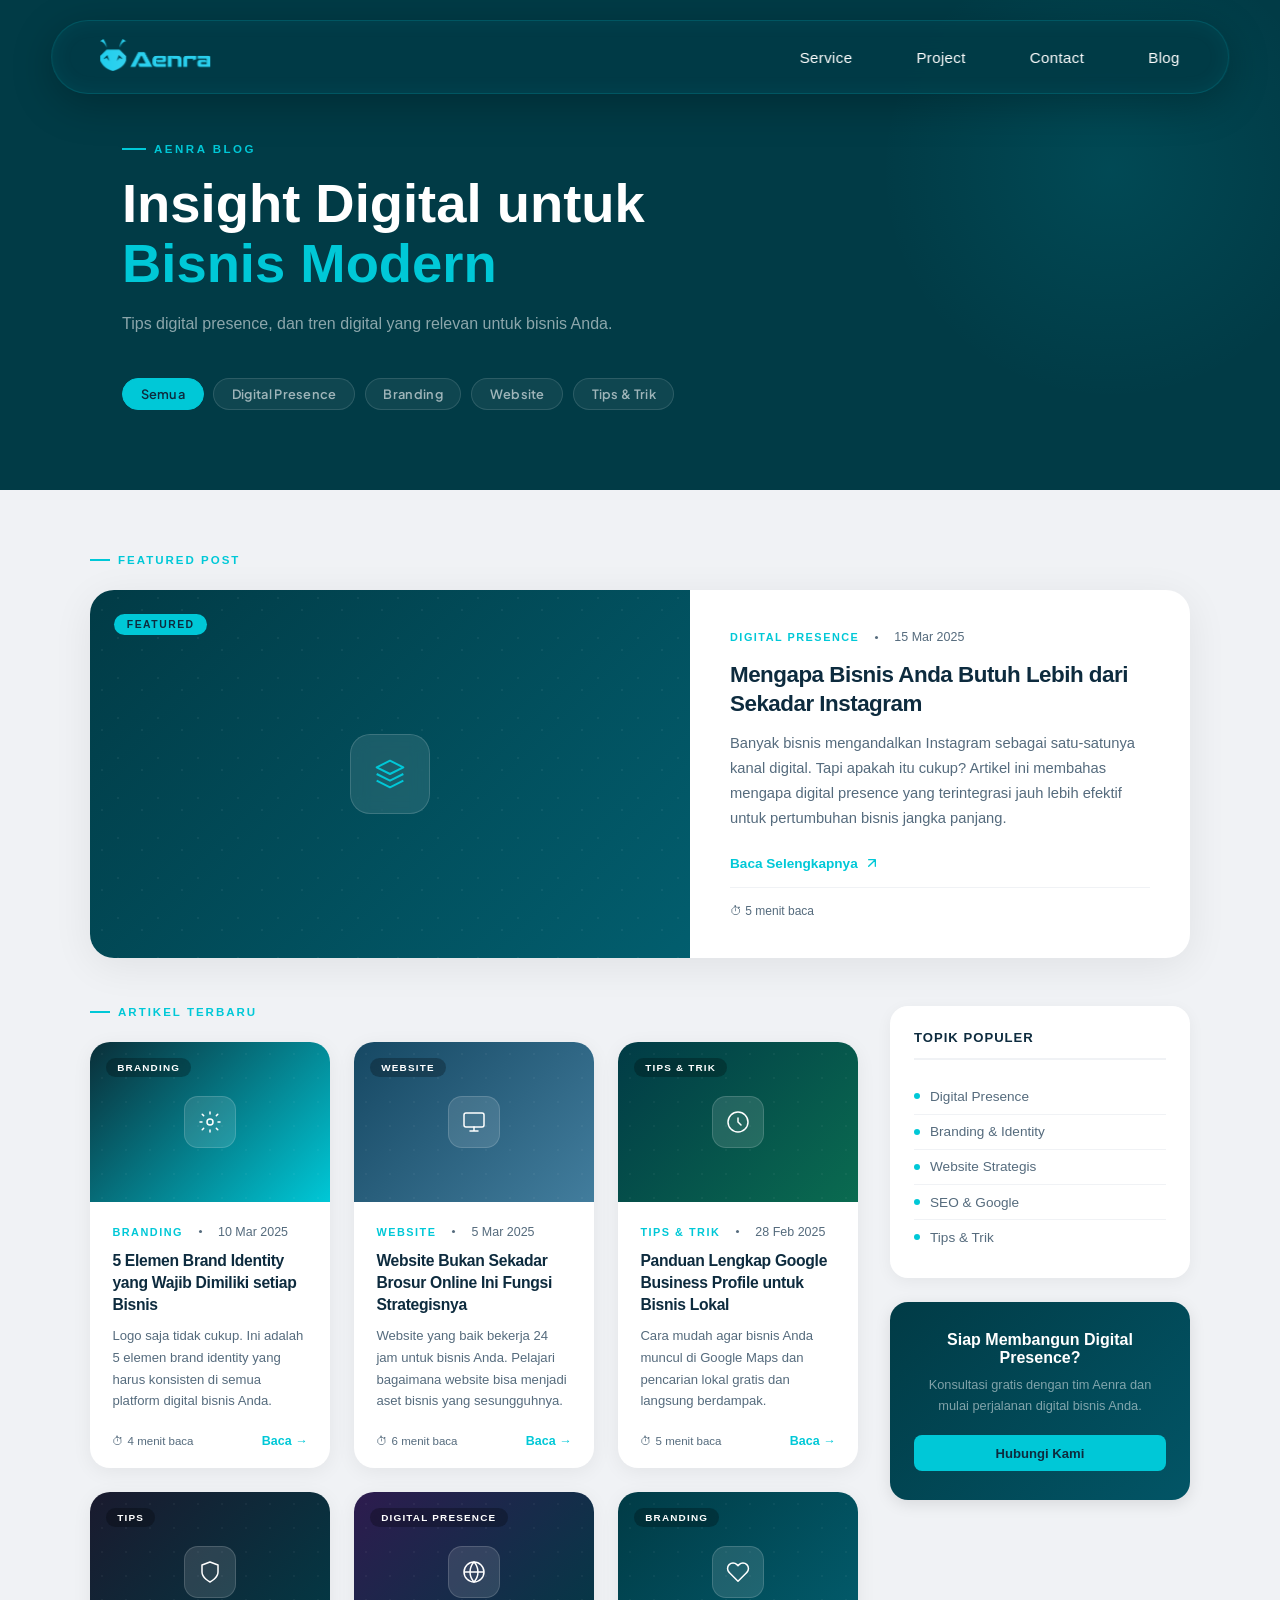
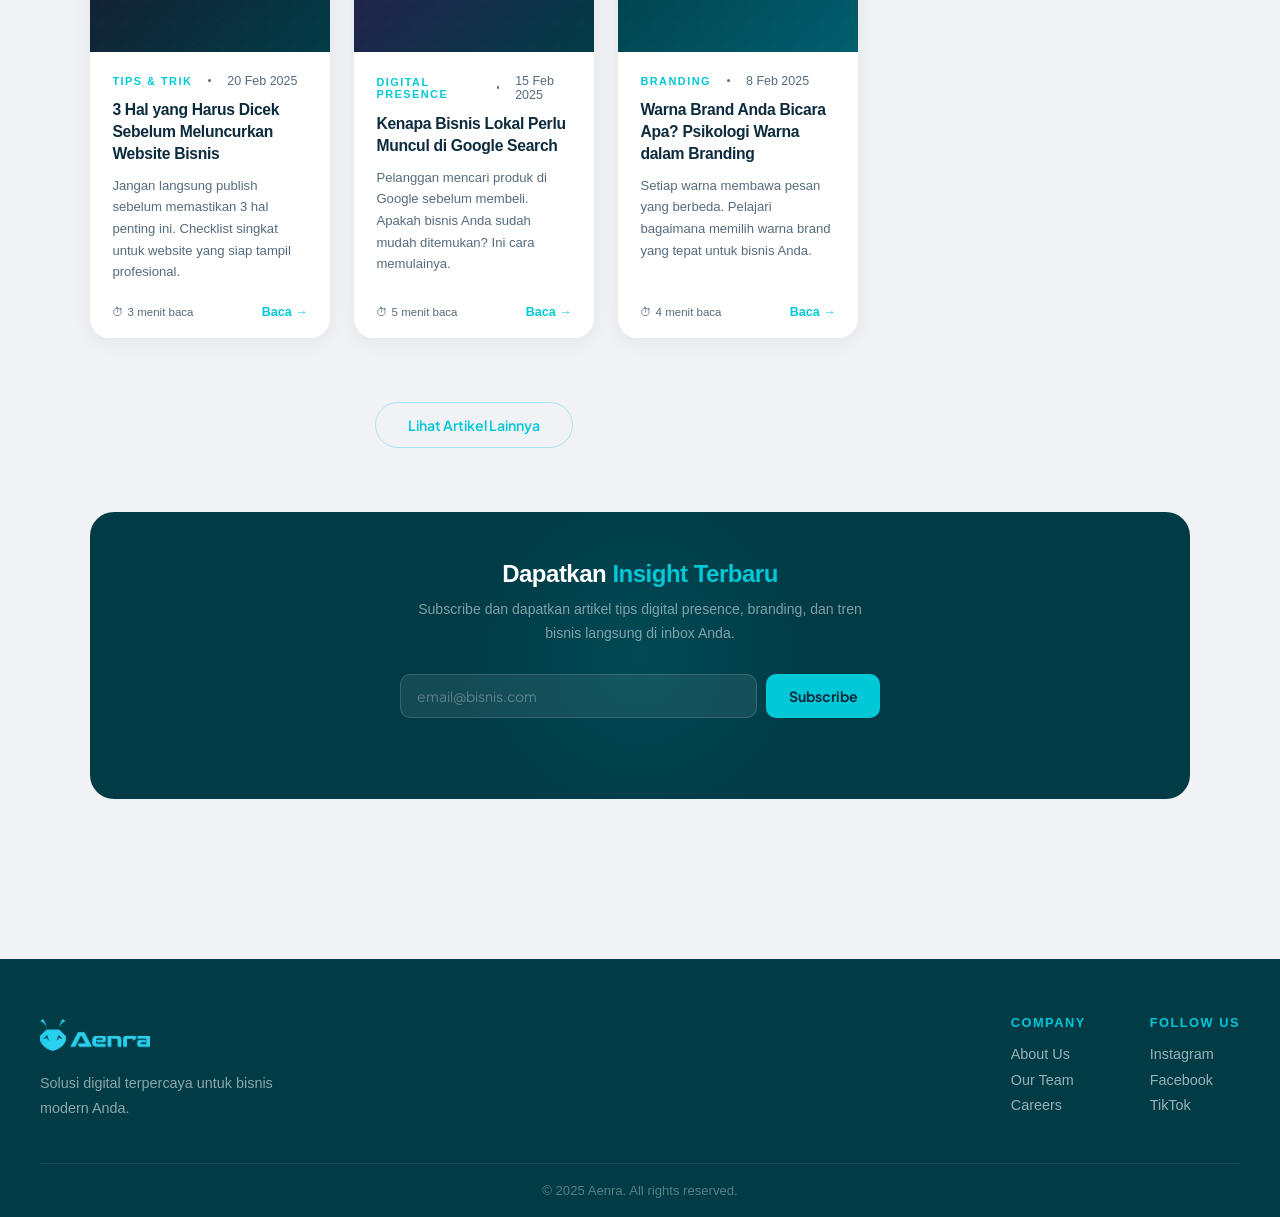
<file: blog.html>
<!DOCTYPE html>
<html lang="id">
<head>
  <meta charset="UTF-8"/>
  <meta name="viewport" content="width=device-width, initial-scale=1.0"/>
  <meta name="description" content="Blog Aenra – Tips digital presence, dan tren digital untuk bisnis modern."/>
  <link rel="icon" type="image/png" href="img/AENRA LOGO1.png">
  <title>Blog – Aenra Studio</title>
  <link rel="preconnect" href="https://fonts.googleapis.com">
  <link rel="preconnect" href="https://fonts.gstatic.com" crossorigin>
  <link href="https://fonts.googleapis.com/css2?family=Plus+Jakarta+Sans:wght@300;400;500;600;700;800&display=swap" rel="stylesheet"/>
  <link rel="stylesheet" href="style.css"/>
  <style>
    /* ============================================
       BLOG PAGE   Styles
       ============================================ */

    /* ── HERO ── */
    .blog-hero {
      background: #013b46;
      padding-top: 72px;
      padding-bottom: 0;
      position: relative;
      overflow: hidden;
    }

    .blog-hero::before {
      content: '';
      position: absolute;
      width: 500px; height: 500px;
      background: radial-gradient(circle, rgba(0,200,215,0.1) 0%, transparent 65%);
      top: -80px; right: -80px;
      pointer-events: none;
    }

    .blog-hero-inner {
      max-width: 1100px;
      margin: 0 auto;
      padding: 4rem 2rem 5rem;
      position: relative;
      z-index: 1;
    }

    .blog-eyebrow {
      display: inline-flex;
      align-items: center;
      gap: 8px;
      font-size: 0.72rem;
      font-weight: 700;
      letter-spacing: 2.5px;
      text-transform: uppercase;
      color: var(--cyan);
      margin-bottom: 1.2rem;
    }

    .blog-eyebrow::before {
      content: '';
      display: block;
      width: 24px; height: 2px;
      background: var(--cyan);
    }

    .blog-hero-title {
      font-size: clamp(2rem, 5vw, 3.4rem);
      font-weight: 800;
      color: var(--white);
      letter-spacing: 0px;
      line-height: 1.1;
      margin-bottom: 1rem;
    }

    .blog-hero-title span { color: var(--cyan); }

    .blog-hero-desc {
      font-size: 1rem;
      color: rgba(255,255,255,0.55);
      line-height: 1.75;
      max-width: 520px;
      margin-bottom: 2.5rem;
    }

    /* ── FILTER TABS ── */
    .blog-filters {
      display: flex;
      gap: 0.6rem;
      flex-wrap: wrap;
    }

    .filter-btn {
      background: rgba(255,255,255,0.06);
      border: 1px solid rgba(255,255,255,0.12);
      color: rgba(255,255,255,0.6);
      padding: 0.45rem 1.1rem;
      border-radius: 50px;
      font-size: 0.8rem;
      font-weight: 600;
      cursor: pointer;
      transition: all 0.25s ease;
      font-family: 'Plus Jakarta Sans', sans-serif;
      letter-spacing: 0.3px;
    }

    .filter-btn:hover,
    .filter-btn.active {
      background: var(--cyan);
      border-color: var(--cyan);
      color: var(--dark);
    }

    /* ── MAIN LAYOUT ── */
    .blog-main {
      background: var(--light-bg);
      padding: 4rem 2rem 6rem;
    }

    .blog-main-inner {
      max-width: 1100px;
      margin: 0 auto;
    }

    /* ── FEATURED POST ── */
    .blog-featured {
      margin-bottom: 3rem;
    }

    .featured-card {
      background: var(--white);
      border-radius: 24px;
      overflow: hidden;
      display: grid;
      grid-template-columns: 1.2fr 1fr;
      box-shadow: 0 8px 40px rgba(0,0,0,0.07);
      transition: transform 0.3s ease, box-shadow 0.3s ease;
      cursor: pointer;
    }

    .featured-card:hover {
      transform: translateY(-4px);
      box-shadow: 0 20px 60px rgba(0,200,215,0.12);
    }

    .featured-visual {
      background: linear-gradient(135deg, #013b46 0%, #00C8D7 100%);
      min-height: 320px;
      position: relative;
      overflow: hidden;
      display: flex;
      align-items: center;
      justify-content: center;
    }

    .featured-visual-pattern {
      position: absolute;
      inset: 0;
      background-image:
        radial-gradient(circle at 30% 50%, rgba(255,255,255,0.05) 1px, transparent 1px),
        radial-gradient(circle at 70% 20%, rgba(255,255,255,0.05) 1px, transparent 1px);
      background-size: 40px 40px;
    }

    .featured-visual-icon {
      width: 80px; height: 80px;
      background: rgba(255,255,255,0.1);
      border-radius: 20px;
      display: flex;
      align-items: center;
      justify-content: center;
      position: relative;
      z-index: 1;
      backdrop-filter: blur(8px);
      border: 1px solid rgba(255,255,255,0.15);
    }

    .featured-badge {
      position: absolute;
      top: 1.5rem;
      left: 1.5rem;
      background: var(--cyan);
      color: var(--dark);
      font-size: 0.65rem;
      font-weight: 800;
      letter-spacing: 1.5px;
      text-transform: uppercase;
      padding: 0.3rem 0.8rem;
      border-radius: 50px;
      z-index: 2;
    }

    .featured-content {
      padding: 2.5rem;
      display: flex;
      flex-direction: column;
      justify-content: center;
    }

    .post-meta {
      display: flex;
      align-items: center;
      gap: 1rem;
      margin-bottom: 1rem;
    }

    .post-category {
      font-size: 0.68rem;
      font-weight: 700;
      letter-spacing: 1.5px;
      text-transform: uppercase;
      color: var(--cyan);
    }

    .post-date {
      font-size: 0.78rem;
      color: var(--text-muted);
    }

    .post-dot {
      width: 3px; height: 3px;
      background: var(--text-muted);
      border-radius: 50%;
    }

    .featured-content h2 {
      font-size: 1.4rem;
      font-weight: 800;
      color: var(--dark);
      line-height: 1.3;
      letter-spacing: -0.5px;
      margin-bottom: 0.8rem;
    }

    .featured-content p {
      font-size: 0.92rem;
      color: var(--text-muted);
      line-height: 1.7;
      margin-bottom: 1.5rem;
    }

    .post-read-link {
      display: inline-flex;
      align-items: center;
      gap: 6px;
      font-size: 0.85rem;
      font-weight: 700;
      color: var(--cyan);
      text-decoration: none;
      transition: gap 0.3s ease;
    }

    .post-read-link:hover { gap: 10px; }

    .post-read-link svg {
      transition: transform 0.3s ease;
    }

    .post-read-link:hover svg {
      transform: translateX(3px);
    }

    .post-read-time {
      font-size: 0.75rem;
      color: var(--text-muted);
      margin-top: 1rem;
      padding-top: 1rem;
      border-top: 1px solid var(--light-bg);
    }

    /* ── SECTION LABEL ── */
    .blog-section-label {
      font-size: 0.72rem;
      font-weight: 700;
      letter-spacing: 2px;
      text-transform: uppercase;
      color: var(--cyan);
      margin-bottom: 1.5rem;
      display: flex;
      align-items: center;
      gap: 8px;
    }

    .blog-section-label::before {
      content: '';
      display: block;
      width: 20px; height: 2px;
      background: var(--cyan);
    }

    /* ── POSTS GRID ── */
    .blog-grid {
      display: grid;
      grid-template-columns: repeat(3, 1fr);
      gap: 1.5rem;
      margin-bottom: 4rem;
    }

    .blog-card {
      background: var(--white);
      border-radius: 20px;
      overflow: hidden;
      box-shadow: 0 4px 20px rgba(0,0,0,0.06);
      transition: transform 0.3s ease, box-shadow 0.3s ease;
      cursor: pointer;
      display: flex;
      flex-direction: column;
    }

    .blog-card:hover {
      transform: translateY(-5px);
      box-shadow: 0 16px 48px rgba(0,200,215,0.12);
    }

    .blog-card-visual {
      height: 160px;
      position: relative;
      overflow: hidden;
    }

    .blog-card-visual-inner {
      width: 100%; height: 100%;
      display: flex;
      align-items: center;
      justify-content: center;
      position: relative;
    }

    .blog-card-visual-inner::after {
      content: '';
      position: absolute;
      inset: 0;
      background-image: radial-gradient(circle at 50% 50%, rgba(255,255,255,0.04) 1px, transparent 1px);
      background-size: 24px 24px;
    }

    .blog-card-icon {
      width: 52px; height: 52px;
      background: rgba(255,255,255,0.12);
      border-radius: 14px;
      display: flex;
      align-items: center;
      justify-content: center;
      position: relative;
      z-index: 1;
      border: 1px solid rgba(255,255,255,0.15);
    }

    .card-cat-badge {
      position: absolute;
      top: 1rem; left: 1rem;
      background: rgba(0,0,0,0.25);
      backdrop-filter: blur(8px);
      color: var(--white);
      font-size: 0.62rem;
      font-weight: 700;
      letter-spacing: 1.2px;
      text-transform: uppercase;
      padding: 0.25rem 0.7rem;
      border-radius: 50px;
      z-index: 2;
    }

    .blog-card-body {
      padding: 1.4rem;
      flex: 1;
      display: flex;
      flex-direction: column;
    }

    .blog-card-body .post-meta {
      margin-bottom: 0.7rem;
    }

    .blog-card-body h3 {
      font-size: 0.98rem;
      font-weight: 700;
      color: var(--dark);
      line-height: 1.4;
      letter-spacing: -0.3px;
      margin-bottom: 0.6rem;
    }

    .blog-card-body p {
      font-size: 0.82rem;
      color: var(--text-muted);
      line-height: 1.65;
      flex: 1;
    }

    .blog-card-footer {
      padding: 0 1.4rem 1.2rem;
      display: flex;
      align-items: center;
      justify-content: space-between;
    }

    .read-time {
      font-size: 0.72rem;
      color: var(--text-muted);
      display: flex;
      align-items: center;
      gap: 4px;
    }

    /* ── NEWSLETTER ── */
    .blog-newsletter {
      background: #013b46;
      border-radius: 24px;
      padding: 3rem;
      text-align: center;
      position: relative;
      overflow: hidden;
      margin-top: 4rem;
      margin-bottom: 4rem;
    }

    .blog-newsletter::before {
      content: '';
      position: absolute;
      width: 400px; height: 400px;
      background: radial-gradient(circle, rgba(0,200,215,0.1) 0%, transparent 65%);
      top: 50%; left: 50%;
      transform: translate(-50%, -50%);
      pointer-events: none;
    }

    .blog-newsletter-inner {
      position: relative;
      z-index: 1;
      max-width: 480px;
      margin: 0 auto;
    }

    .blog-newsletter h3 {
      font-size: 1.5rem;
      font-weight: 800;
      color: var(--white);
      letter-spacing: -0.5px;
      margin-bottom: 0.6rem;
    }

    .blog-newsletter h3 span { color: var(--cyan); }

    .blog-newsletter p {
      font-size: 0.88rem;
      color: rgba(255,255,255,0.5);
      line-height: 1.7;
      margin-bottom: 1.8rem;
    }

    .newsletter-form {
      display: flex;
      gap: 0.6rem;
    }

    .newsletter-input {
      flex: 1;
      background: rgba(255,255,255,0.08);
      border: 1px solid rgba(255,255,255,0.15);
      border-radius: 10px;
      padding: 0.75rem 1rem;
      font-size: 0.88rem;
      color: var(--white);
      outline: none;
      font-family: 'Plus Jakarta Sans', sans-serif;
      transition: border-color 0.3s ease;
    }

    .newsletter-input::placeholder { color: rgba(255,255,255,0.3); }
    .newsletter-input:focus { border-color: var(--cyan); }

    .newsletter-btn {
      background: var(--cyan);
      color: var(--dark);
      border: none;
      padding: 0.75rem 1.4rem;
      border-radius: 10px;
      font-size: 0.88rem;
      font-weight: 700;
      cursor: pointer;
      white-space: nowrap;
      font-family: 'Plus Jakarta Sans', sans-serif;
      transition: background 0.3s ease, transform 0.2s ease;
    }

    .newsletter-btn:hover {
      background: #00e5f5;
      transform: translateY(-1px);
    }

    /* ── SIDEBAR TIPS ── */
    .blog-layout {
      display: grid;
      grid-template-columns: 1fr 300px;
      gap: 2rem;
      align-items: start;
    }

    .blog-sidebar {
      position: sticky;
      top: 90px;
    }

    .sidebar-card {
      background: var(--white);
      border-radius: 18px;
      padding: 1.5rem;
      margin-bottom: 1.5rem;
      box-shadow: 0 4px 16px rgba(0,0,0,0.05);
    }

    .sidebar-card h4 {
      font-size: 0.82rem;
      font-weight: 700;
      color: var(--dark);
      letter-spacing: 1px;
      text-transform: uppercase;
      margin-bottom: 1.2rem;
      padding-bottom: 0.8rem;
      border-bottom: 2px solid var(--light-bg);
    }

    .sidebar-topic {
      display: flex;
      align-items: center;
      gap: 10px;
      padding: 0.6rem 0;
      border-bottom: 1px solid var(--light-bg);
      cursor: pointer;
      transition: gap 0.2s ease;
      text-decoration: none;
    }

    .sidebar-topic:last-child { border-bottom: none; }

    .sidebar-topic:hover { gap: 14px; }

    .sidebar-topic-dot {
      width: 6px; height: 6px;
      background: var(--cyan);
      border-radius: 50%;
      flex-shrink: 0;
    }

    .sidebar-topic span {
      font-size: 0.85rem;
      color: var(--text-muted);
      font-weight: 500;
    }

    .sidebar-topic:hover span { color: var(--dark); }

    .sidebar-cta {
      background: linear-gradient(135deg, #013b46, #025566);
      border-radius: 18px;
      padding: 1.8rem 1.5rem;
      text-align: center;
      box-shadow: 0 4px 16px rgba(0,0,0,0.1);
    }

    .sidebar-cta h4 {
      font-size: 1rem;
      font-weight: 700;
      color: var(--white);
      margin-bottom: 0.5rem;
    }

    .sidebar-cta p {
      font-size: 0.8rem;
      color: rgba(255,255,255,0.5);
      line-height: 1.6;
      margin-bottom: 1.2rem;
    }

    .sidebar-cta-btn {
      display: block;
      background: var(--cyan);
      color: var(--dark);
      text-decoration: none;
      font-size: 0.82rem;
      font-weight: 700;
      padding: 0.65rem 1rem;
      border-radius: 8px;
      transition: background 0.3s ease;
    }

    .sidebar-cta-btn:hover { background: #00e5f5; }

    /* ── LOAD MORE ── */
    .blog-load-more {
      text-align: center;
      margin-top: 2.5rem;
    }

    .load-more-btn {
      background: transparent;
      border: 1.5px solid rgba(0,200,215,0.3);
      color: var(--cyan);
      padding: 0.8rem 2rem;
      border-radius: 50px;
      font-size: 0.88rem;
      font-weight: 600;
      cursor: pointer;
      font-family: 'Plus Jakarta Sans', sans-serif;
      transition: all 0.3s ease;
    }

    .load-more-btn:hover {
      background: var(--cyan);
      color: var(--dark);
      border-color: var(--cyan);
    }

    /* ── POST COLORS ── */
    .color-1 { background: linear-gradient(135deg, #013b46 0%, #025e6e 100%); }
    .color-2 { background: linear-gradient(135deg, #0a2e38 0%, #00C8D7 100%); }
    .color-3 { background: linear-gradient(135deg, #164863 0%, #427D9D 100%); }
    .color-4 { background: linear-gradient(135deg, #013b46 0%, #0a6b50 100%); }
    .color-5 { background: linear-gradient(135deg, #1a1a2e 0%, #013b46 100%); }
    .color-6 { background: linear-gradient(135deg, #2d1b4e 0%, #013b46 100%); }

    /* ── RESPONSIVE ── */
    @media (max-width: 900px) {
      .blog-layout        { grid-template-columns: 1fr; }
      .blog-sidebar       { position: static; }
      .blog-grid          { grid-template-columns: repeat(2, 1fr); }
      .featured-card      { grid-template-columns: 1fr; }
      .featured-visual    { min-height: 200px; }
    }

    @media (max-width: 600px) {
      .blog-hero-inner    { padding: 3rem 1.2rem 4rem; }
      .blog-main          { padding: 3rem 1.2rem 4rem; }
      .blog-grid          { grid-template-columns: 1fr; gap: 1rem; }
      .blog-newsletter    { padding: 2rem 1.2rem; }
      .newsletter-form    { flex-direction: column; }
      .blog-hero-title    { font-size: clamp(1.7rem, 7vw, 2.4rem); letter-spacing: -1px; }
      .featured-content   { padding: 1.5rem; }
      .featured-content h2 { font-size: 1.1rem; }
    }
  </style>
</head>
<body>

  <!-- NAVBAR -->
  <header class="navbar" id="navbar">
    <div class="nav-container">
      <div class="logo">
        <a href="index.html">
          <img src="img/AENRA LOGO.png" id="logo" style="width:110px;height:40px;object-fit:contain;">
        </a>
      </div>
      <nav class="nav-links">
        <a href="index.html#service" class="nav-link">Service</a>
        <a href="index.html#project" class="nav-link">Project</a>
        <a href="index.html#contact" class="nav-link">Contact</a>
        <a href="blog.html" class="nav-link">Blog</a>
      </nav>
      <button class="hamburger" id="hamburger" aria-label="Toggle menu">
        <span></span><span></span><span></span>
      </button>
    </div>
    <div class="mobile-menu" id="mobileMenu">
      <a href="index.html#service" class="mobile-link">Service</a>
      <a href="index.html#project" class="mobile-link">Project</a>
      <a href="index.html#contact" class="mobile-link">Contact</a>
      <a href="blog.html" class="mobile-link">Blog</a>
    </div>
  </header>

  <!-- HERO -->
  <section class="blog-hero">
    <div class="blog-hero-inner">
      <div class="blog-eyebrow" data-animate="fadeUp">Aenra Blog</div>
      <h1 class="blog-hero-title" data-animate="fadeUp" style="animation-delay:0.1s">
        Insight Digital untuk<br/><span>Bisnis Modern</span>
      </h1>
      <p class="blog-hero-desc" data-animate="fadeUp" style="animation-delay:0.2s">
        Tips digital presence, dan tren digital yang relevan untuk bisnis Anda.
      </p>
      <div class="blog-filters" data-animate="fadeUp" style="animation-delay:0.3s">
        <button class="filter-btn active" data-filter="all">Semua</button>
        <button class="filter-btn" data-filter="digital-presence">Digital Presence</button>
        <button class="filter-btn" data-filter="branding">Branding</button>
        <button class="filter-btn" data-filter="website">Website</button>
    
        <button class="filter-btn" data-filter="tips">Tips & Trik</button>
      </div>
    </div>
  </section>

  <!-- MAIN CONTENT -->
  <main class="blog-main">
    <div class="blog-main-inner">

      <!-- FEATURED POST -->
      <div class="blog-featured" data-animate="fadeUp">
        <div class="blog-section-label">Featured Post</div>
        <div class="featured-card">
          <div class="featured-visual color-1">
            <div class="featured-visual-pattern"></div>
            <div class="featured-visual-icon">
              <svg width="32" height="32" viewBox="0 0 24 24" fill="none">
                <path d="M12 2L2 7l10 5 10-5-10-5z" stroke="#00C8D7" stroke-width="1.5" stroke-linejoin="round"/>
                <path d="M2 17l10 5 10-5M2 12l10 5 10-5" stroke="#00C8D7" stroke-width="1.5" stroke-linejoin="round"/>
              </svg>
            </div>
            <div class="featured-badge">Featured</div>
          </div>
          <div class="featured-content">
            <div class="post-meta">
              <span class="post-category">Digital Presence</span>
              <div class="post-dot"></div>
              <span class="post-date">15 Mar 2025</span>
            </div>
            <h2>Mengapa Bisnis Anda Butuh Lebih dari Sekadar Instagram</h2>
            <p>Banyak bisnis mengandalkan Instagram sebagai satu-satunya kanal digital. Tapi apakah itu cukup? Artikel ini membahas mengapa digital presence yang terintegrasi jauh lebih efektif untuk pertumbuhan bisnis jangka panjang.</p>
            <a href="artikel-digital-presence.html" class="post-read-link">
              Baca Selengkapnya
              <svg width="16" height="16" viewBox="0 0 24 24" fill="none">
                <path d="M7 17L17 7M17 7H7M17 7v10" stroke="currentColor" stroke-width="2" stroke-linecap="round"/>
              </svg>
            </a>
            <div class="post-read-time">⏱ 5 menit baca</div>
          </div>
        </div>
      </div>

      <!-- BLOG + SIDEBAR LAYOUT -->
      <div class="blog-layout">

        <!-- POSTS -->
        <div class="blog-content">
          <div class="blog-section-label">Artikel Terbaru</div>
          <div class="blog-grid" id="blogGrid">

            <div class="blog-card" data-category="branding" data-animate="fadeUp" style="animation-delay:0.1s">
              <div class="blog-card-visual">
                <div class="blog-card-visual-inner color-2">
                  <div class="card-cat-badge">Branding</div>
                  <div class="blog-card-icon">
                    <svg width="24" height="24" viewBox="0 0 24 24" fill="none">
                      <circle cx="12" cy="12" r="3" stroke="#fff" stroke-width="1.5"/>
                      <path d="M12 2v2M12 20v2M4.22 4.22l1.42 1.42M18.36 18.36l1.42 1.42M2 12h2M20 12h2M4.22 19.78l1.42-1.42M18.36 5.64l1.42-1.42" stroke="#fff" stroke-width="1.5" stroke-linecap="round"/>
                    </svg>
                  </div>
                </div>
              </div>
              <div class="blog-card-body">
                <div class="post-meta">
                  <span class="post-category">Branding</span>
                  <div class="post-dot"></div>
                  <span class="post-date">10 Mar 2025</span>
                </div>
                <h3>5 Elemen Brand Identity yang Wajib Dimiliki setiap Bisnis</h3>
                <p>Logo saja tidak cukup. Ini adalah 5 elemen brand identity yang harus konsisten di semua platform digital bisnis Anda.</p>
              </div>
              <div class="blog-card-footer">
                <span class="read-time">⏱ 4 menit baca</span>
                <a href="artikel-branding.html" class="post-read-link" style="font-size:0.78rem">Baca →</a>
              </div>
            </div>

            <div class="blog-card" data-category="website" data-animate="fadeUp" style="animation-delay:0.2s">
              <div class="blog-card-visual">
                <div class="blog-card-visual-inner color-3">
                  <div class="card-cat-badge">Website</div>
                  <div class="blog-card-icon">
                    <svg width="24" height="24" viewBox="0 0 24 24" fill="none">
                      <rect x="2" y="3" width="20" height="14" rx="2" stroke="#fff" stroke-width="1.5"/>
                      <path d="M8 21h8M12 17v4" stroke="#fff" stroke-width="1.5" stroke-linecap="round"/>
                    </svg>
                  </div>
                </div>
              </div>
              <div class="blog-card-body">
                <div class="post-meta">
                  <span class="post-category">Website</span>
                  <div class="post-dot"></div>
                  <span class="post-date">5 Mar 2025</span>
                </div>
                <h3>Website Bukan Sekadar Brosur Online   Ini Fungsi Strategisnya</h3>
                <p>Website yang baik bekerja 24 jam untuk bisnis Anda. Pelajari bagaimana website bisa menjadi aset bisnis yang sesungguhnya.</p>
              </div>
              <div class="blog-card-footer">
                <span class="read-time">⏱ 6 menit baca</span>
                <a href="artikel-website.html" class="post-read-link" style="font-size:0.78rem">Baca →</a>
              </div>
            </div>

<div class="blog-card" data-category="tips" data-animate="fadeUp" style="animation-delay:0.3s">
  <div class="blog-card-visual">
    <div class="blog-card-visual-inner color-4">
      <div class="card-cat-badge">Tips & Trik</div>
      <div class="blog-card-icon">
        <svg width="24" height="24" viewBox="0 0 24 24" fill="none">
          <circle cx="12" cy="12" r="10" stroke="#fff" stroke-width="1.5"/>
          <path d="M12 8v4l3 3" stroke="#fff" stroke-width="1.5" stroke-linecap="round"/>
          <path d="M5 3.5A10 10 0 0 1 12" stroke="#fff" stroke-width="1.5" stroke-linecap="round"/>
        </svg>
      </div>
    </div>
  </div>
  <div class="blog-card-body">
    <div class="post-meta">
      <span class="post-category">Tips & Trik</span>
      <div class="post-dot"></div>
      <span class="post-date">28 Feb 2025</span>
    </div>
    <h3>Panduan Lengkap Google Business Profile untuk Bisnis Lokal</h3>
    <p>Cara mudah agar bisnis Anda muncul di Google Maps dan pencarian lokal  gratis dan langsung berdampak.</p>
  </div>
  <div class="blog-card-footer">
    <span class="read-time">⏱ 5 menit baca</span>
    <a href="artikel-google-business.html" class="post-read-link" style="font-size:0.78rem">Baca →</a>
  </div>
</div>

            <div class="blog-card" data-category="tips" data-animate="fadeUp" style="animation-delay:0.1s">
              <div class="blog-card-visual">
                <div class="blog-card-visual-inner color-5">
                  <div class="card-cat-badge">Tips</div>
                  <div class="blog-card-icon">
                    <svg width="24" height="24" viewBox="0 0 24 24" fill="none">
                      <path d="M12 22s8-4 8-10V5l-8-3-8 3v7c0 6 8 10 8 10z" stroke="#fff" stroke-width="1.5" stroke-linejoin="round"/>
                    </svg>
                  </div>
                </div>
              </div>
              <div class="blog-card-body">
                <div class="post-meta">
                  <span class="post-category">Tips & Trik</span>
                  <div class="post-dot"></div>
                  <span class="post-date">20 Feb 2025</span>
                </div>
                <h3>3 Hal yang Harus Dicek Sebelum Meluncurkan Website Bisnis</h3>
                <p>Jangan langsung publish sebelum memastikan 3 hal penting ini. Checklist singkat untuk website yang siap tampil profesional.</p>
              </div>
              <div class="blog-card-footer">
                <span class="read-time">⏱ 3 menit baca</span>
                <a href="artikel-tips-website.html" class="post-read-link" style="font-size:0.78rem">Baca →</a>
              </div>
            </div>

            <div class="blog-card" data-category="digital-presence" data-animate="fadeUp" style="animation-delay:0.2s">
              <div class="blog-card-visual">
                <div class="blog-card-visual-inner color-6">
                  <div class="card-cat-badge">Digital Presence</div>
                  <div class="blog-card-icon">
                    <svg width="24" height="24" viewBox="0 0 24 24" fill="none">
                      <circle cx="12" cy="12" r="10" stroke="#fff" stroke-width="1.5"/>
                      <path d="M2 12h20M12 2a15.3 15.3 0 014 10 15.3 15.3 0 01-4 10 15.3 15.3 0 01-4-10 15.3 15.3 0 014-10z" stroke="#fff" stroke-width="1.5"/>
                    </svg>
                  </div>
                </div>
              </div>
              <div class="blog-card-body">
                <div class="post-meta">
                  <span class="post-category">Digital Presence</span>
                  <div class="post-dot"></div>
                  <span class="post-date">15 Feb 2025</span>
                </div>
                <h3>Kenapa Bisnis Lokal Perlu Muncul di Google Search</h3>
                <p>Pelanggan mencari produk di Google sebelum membeli. Apakah bisnis Anda sudah mudah ditemukan? Ini cara memulainya.</p>
              </div>
              <div class="blog-card-footer">
                <span class="read-time">⏱ 5 menit baca</span>
                <a href="artikel-google-search.html" class="post-read-link" style="font-size:0.78rem">Baca →</a>
              </div>
            </div>

            <div class="blog-card" data-category="branding" data-animate="fadeUp" style="animation-delay:0.3s">
              <div class="blog-card-visual">
                <div class="blog-card-visual-inner color-1">
                  <div class="card-cat-badge">Branding</div>
                  <div class="blog-card-icon">
                    <svg width="24" height="24" viewBox="0 0 24 24" fill="none">
                      <path d="M20.84 4.61a5.5 5.5 0 00-7.78 0L12 5.67l-1.06-1.06a5.5 5.5 0 00-7.78 7.78l1.06 1.06L12 21.23l7.78-7.78 1.06-1.06a5.5 5.5 0 000-7.78z" stroke="#fff" stroke-width="1.5" stroke-linejoin="round"/>
                    </svg>
                  </div>
                </div>
              </div>
              <div class="blog-card-body">
                <div class="post-meta">
                  <span class="post-category">Branding</span>
                  <div class="post-dot"></div>
                  <span class="post-date">8 Feb 2025</span>
                </div>
                <h3>Warna Brand Anda Bicara Apa? Psikologi Warna dalam Branding</h3>
                <p>Setiap warna membawa pesan yang berbeda. Pelajari bagaimana memilih warna brand yang tepat untuk bisnis Anda.</p>
              </div>
              <div class="blog-card-footer">
                <span class="read-time">⏱ 4 menit baca</span>
                <a href="artikel-psikologi-warna.html" class="post-read-link" style="font-size:0.78rem">Baca →</a>
              </div>
            </div>

          </div>

          <!-- LOAD MORE -->
          <div class="blog-load-more">
            <button class="load-more-btn" id="loadMoreBtn">Lihat Artikel Lainnya</button>
          </div>
        </div>

        <!-- SIDEBAR -->
        <aside class="blog-sidebar">
          <div class="sidebar-card">
            <h4>Topik Populer</h4>
            <a class="sidebar-topic" href="#">
              <div class="sidebar-topic-dot"></div>
              <span>Digital Presence</span>
            </a>
            <a class="sidebar-topic" href="#">
              <div class="sidebar-topic-dot"></div>
              <span>Branding & Identity</span>
            </a>
            <a class="sidebar-topic" href="#">
              <div class="sidebar-topic-dot"></div>
              <span>Website Strategis</span>
            </a>
            <a class="sidebar-topic" href="#">
              <div class="sidebar-topic-dot"></div>
              <span>SEO & Google</span>
            </a>

            <a class="sidebar-topic" href="#">
              <div class="sidebar-topic-dot"></div>
              <span>Tips & Trik</span>
            </a>
          </div>

          <div class="sidebar-cta">
            <h4>Siap Membangun Digital Presence?</h4>
            <p>Konsultasi gratis dengan tim Aenra dan mulai perjalanan digital bisnis Anda.</p>
            <a href="index.html#contact" class="sidebar-cta-btn">Hubungi Kami</a>
          </div>
        </aside>

      </div>

      <!-- NEWSLETTER -->
      <div class="blog-newsletter" data-animate="fadeUp">
        <div class="blog-newsletter-inner">
          <h3>Dapatkan <span>Insight Terbaru</span></h3>
          <p>Subscribe dan dapatkan artikel tips digital presence, branding, dan tren bisnis langsung di inbox Anda.</p>
          <div class="newsletter-form">
            <input type="email" class="newsletter-input" placeholder="email@bisnis.com" id="newsletterEmail"/>
            <button class="newsletter-btn" id="newsletterBtn">Subscribe</button>
          </div>
          <div id="newsletterFeedback" style="margin-top:0.8rem;font-size:0.82rem;color:var(--cyan);min-height:20px;"></div>
        </div>
      </div>

    </div>
  </main>

  <!-- FOOTER -->
  <footer class="footer">
    <div class="footer-container">
      <div class="footer-left">
        <div class="logo">
          <img src="img/AENRA LOGO.png" style="width:110px;height:40px;object-fit:contain;">
        </div>
        <p>Solusi digital terpercaya untuk bisnis modern Anda.</p>
      </div>
      <div class="footer-links">
        <div class="footer-col">
          <h4>Company</h4>
          <a href="about.html">About Us</a>
          <a href="#">Our Team</a>
          <a href="#">Careers</a>
        </div>
        <div class="footer-col">
          <h4>Follow Us</h4>
          <a href="#">Instagram</a>
          <a href="#">Facebook</a>
          <a href="#">TikTok</a>
        </div>
      </div>
    </div>
    <div class="footer-bottom">
      <p>© 2025 Aenra. All rights reserved.</p>
    </div>
  </footer>

  <script>
    // Navbar scroll
    const navbar = document.getElementById('navbar');
    window.addEventListener('scroll', () => {
      navbar.classList.toggle('scrolled', window.scrollY > 40);
    });

    // Hamburger
    const hamburger = document.getElementById('hamburger');
    const mobileMenu = document.getElementById('mobileMenu');
    hamburger.addEventListener('click', () => {
      hamburger.classList.toggle('active');
      mobileMenu.classList.toggle('open');
    });

    // Scroll animations
    const animEls = document.querySelectorAll('[data-animate]');
    const observer = new IntersectionObserver((entries) => {
      entries.forEach(entry => {
        if (entry.isIntersecting) {
          entry.target.classList.add('visible');
          observer.unobserve(entry.target);
        }
      });
    }, { threshold: 0.1 });
    animEls.forEach(el => observer.observe(el));

    // Filter buttons
    const filterBtns = document.querySelectorAll('.filter-btn');
    const blogCards = document.querySelectorAll('.blog-card');

    filterBtns.forEach(btn => {
      btn.addEventListener('click', () => {
        filterBtns.forEach(b => b.classList.remove('active'));
        btn.classList.add('active');

        const filter = btn.dataset.filter;
        blogCards.forEach(card => {
          if (filter === 'all' || card.dataset.category === filter) {
            card.style.display = 'flex';
          } else {
            card.style.display = 'none';
          }
        });
      });
    });

    // Newsletter
    document.getElementById('newsletterBtn').addEventListener('click', () => {
      const email = document.getElementById('newsletterEmail').value.trim();
      const feedback = document.getElementById('newsletterFeedback');
      if (!email || !/^[^\s@]+@[^\s@]+\.[^\s@]+$/.test(email)) {
        feedback.style.color = '#e74c3c';
        feedback.textContent = 'Masukkan email yang valid.';
        return;
      }
      feedback.style.color = 'var(--cyan)';
      feedback.textContent = '✓ Terima kasih! Anda telah berhasil subscribe.';
      document.getElementById('newsletterEmail').value = '';
    });

    // Load more (simulasi)
    document.getElementById('loadMoreBtn').addEventListener('click', function() {
      this.textContent = 'Memuat...';
      setTimeout(() => {
        this.textContent = 'Semua artikel telah ditampilkan';
        this.disabled = true;
        this.style.opacity = '0.5';
        this.style.cursor = 'default';
      }, 1200);
    });
  </script>
</body>
</html>
</file>
<file: style.css>
/* ============================================
   AENRA – Professional Website Stylesheet
   ============================================ */

*, *::before, *::after {
  margin: 0; padding: 0; box-sizing: border-box;
}

:root {
  --cyan: #00C8D7;
  --dark: #0D2B3E;
  --dark2: #0a2030;
  --light-bg: #f0f2f5;
  --white: #ffffff;
  --text: #1a3a4f;
  --text-muted: #556b7d;
  --transition: 0.3s ease;
  --shadow: 0 10px 40px rgba(0,200,215,0.15);
}

html { scroll-behavior: smooth; }

body {
  font-family: "Montserrat", sans-serif;
  background: var(--light-bg);
  color: var(--text);
  overflow-x: hidden;
}

/* ====== SCROLLBAR ====== */
::-webkit-scrollbar { width: 6px; }
::-webkit-scrollbar-track { background: var(--light-bg); }
::-webkit-scrollbar-thumb { background: var(--cyan); border-radius: 3px; }

/* ====== NAVBAR ====== */
.navbar {
  position: fixed;
  top: 20px;
  left: 50%;
  transform: translateX(-50%);
  z-index: 1000;

  width: 92%;
  max-width: 1180px;

  background: rgba(1, 59, 70, 0.9);
  backdrop-filter: blur(14px);

  border-radius: 50px;
  border: 1px solid rgba(0, 200, 215, 0.2);

  box-shadow: 
    0 10px 40px rgba(0,0,0,0.25),
    inset 0 0 20px rgba(0, 200, 215, 0.08);
}

.navbar.scrolled {
  background: #013b46;
  backdrop-filter: blur(15px);
}

.nav-container {
  max-width: 1200px;
  margin: 0 auto;
  padding: 0 3rem;
  height: 72px;
  display: flex;
  align-items: center;
  justify-content: space-between;
}

.logo {
  position: relative;
  display: flex;
}

.logo-text {
  font-size: 1.5rem;
  font-weight: 800;
  color: var(--cyan);
  letter-spacing: -0.5px;
}

.nav-links {
  display: flex; gap: 4rem; align-items: center;
}

.nav-link {
  color: var(--white);
  text-decoration: none;
  font-weight: 400;
  font-size: 0.95rem;
  letter-spacing: 0.3px;
  position: relative;
  transition: color var(--transition);
}

.nav-link::after {
  content: '';
  position: absolute; bottom: -4px; left: 0;
  width: 0; height: 2px;
  background: var(--cyan);
  transition: width var(--transition);
}

.nav-link:hover { color:#f6f6f6; }
.nav-link:hover::after { width: 100%; }

.navbar.scrolled {
  background: #013b46e0;  /* transparan */
  backdrop-filter: blur(16px);
  -webkit-backdrop-filter: blur(12px); /* Safari */
  box-shadow: 0 4px 24px rgba(0, 0, 0, 0.2);
}

.hamburger {
  display: none;
  flex-direction: column; gap: 5px;
  background: none; border: none;
  cursor: pointer; padding: 4px;
}

.hamburger span {
  display: block; width: 24px; height: 2px;
  background: var(--white);
  border-radius: 2px;
  transition: var(--transition);
}

.hamburger.active span:nth-child(1) { transform: rotate(45deg) translate(5px, 5px); }
.hamburger.active span:nth-child(2) { opacity: 0; }
.hamburger.active span:nth-child(3) { transform: rotate(-45deg) translate(5px, -5px); }

.mobile-menu {
  display: none;
  flex-direction: column;
  background: #013b46;
  
  padding: 1rem 2rem;
  gap: 1rem;
  border-top: 1px solid rgba(0,200,215,0.2);
}

.mobile-menu.open { display: flex; }

.mobile-link {
  color: var(--white); text-decoration: none;
  
  font-weight: 600; font-size: 1rem;
  padding: 0.5rem 0;
  border-bottom: 1px solid rgba(255,255,255,0.08);
  transition: color var(--transition);
}

.mobile-link:hover { color: var(--cyan); }

/* ====== HERO ====== */
.hero {
  min-height: 100vh;
  background: var(--light-bg);
  display: flex; align-items: center;
  padding-top: 72px;
  position: relative;
  overflow: hidden;
}

.hero-container {
  max-width: 1200px;
  margin: 0 auto;
  padding: 4rem 2rem;
  display: grid;
  grid-template-columns: 1fr 1fr;
  align-items: center;
  gap: 2rem;
  position: relative; z-index: 2;
}



.hero-title {
  font-size: clamp(2.4rem, 5vw, 4rem);
  font-weight: 800;
  color:#013b46;
  line-height: 1.1;
  margin-bottom: 1.5rem;
  letter-spacing: -1.5px;
}

.highlight { color: var(--cyan); }

.hero-desc {
  font-size: 1.05rem;
  color: var(--text-muted);
  line-height: 1.75;
  margin-bottom: 2.5rem;
  max-width: 460px;
}

:root {
  --cyan: #00c8d7;
  --white: #ffffff;
}

/* BUTTON UTAMA */
.btn-primary {
  position: relative;
  display: inline-block;
  text-decoration: none;
  border-radius: 12px;
  border: 2px solid var(--cyan);
  overflow: hidden;
  isolation: isolate;
  padding: 2px; /* ruang untuk border */
}

/* TEXT / CONTENT */
.btn-primary span {
  display: block;
  position: relative;
  z-index: 2;
  color: var(--white);
  font-family: 'Plus Jakarta Sans', sans-serif;
  font-weight: 700;
  font-size: 1rem;
  letter-spacing: 0.2px;
  padding: 0.8rem 2.4rem;
  border-radius: 8px;
  transition: color 0.4s ease, transform 0.3s ease;
}

/* GRADIENT BACKGROUND */
.btn-primary::after {
  content: '';
  position: absolute;
  inset: 0;
  background: linear-gradient(90deg, var(--cyan), #00e5f5, #0092d6, var(--cyan));
  background-size: 200% 100%;
  animation: gradientMove 1s linear infinite;
  z-index: 0;
}

/* LAYER GELAP (SUDAH MASUK KE DALAM BORDER) */
.btn-primary::before {
  content: '';
  position: absolute;
  inset: -1px; /* masuk ke dalam border */
  background: #013b46;
  border-radius: 4px;

  transform: translateX(-100%);
  transition: transform 0.6s cubic-bezier(0.76, 0, 0.24, 1);

  z-index: 1;
}

/* HOVER */
.btn-primary:hover::before {
  transform: translateX(0);
}

.btn-primary:hover span {
  color: var(--cyan);
  transform: translateY(-2px);
}

/* ANIMASI GRADIENT */
@keyframes gradientMove {
  0% {
    background-position: 0% 50%;
  }
  100% {
    background-position: 200% 50%;
  }
}

@keyframes gradientMove {
  0%   { background-position: 0% 0%; }
  100% { background-position: -200% 0%; }
}

.btn-primary.full-width { width: 100%; text-align: center; }

.hero-right {
  position: relative;
  display: flex;
  justify-content: center;
  align-items: center;
}

.hero-image {
  width: 100%;
  max-width: 520px;
  height: auto;
  object-fit: contain;
  animation: float 4s ease-in-out infinite;
  filter: drop-shadow(0 30px 60px rgba(0,200,215,0.2));
}

@keyframes float {
  0%, 100% { transform: translateY(0); }
  50% { transform: translateY(-14px); }
}

.floating-badge {
  position: absolute;
  background: var(--white);
  border-radius: 50px;
  display: flex; align-items: center; gap: 8px;
  font-weight: 800;
  font-size: 0.8rem;
  letter-spacing: 0.8px;
  box-shadow: 0 8px 30px rgba(0,0,0,0.12);
  animation: floatBadge 3s ease-in-out infinite;
  white-space: nowrap;
}

.badge-integrated {
  bottom: 20%;
  left: -10px;
  padding: 0.7rem 1.4rem 0.7rem 0.8rem;
  background: var(--dark);
  color: var(--white);
}

.badge-digital {
  bottom: 8%;
  left: 5%;
  padding: 0.7rem 1.8rem;
  background: var(--white);
  color: var(--dark);
  border: 2px solid var(--cyan);
}

@keyframes floatBadge {
  0%, 100% { transform: translateY(0); }
  50% { transform: translateY(-8px); }
}

/* Hero decorations */
.hero-decor {
  position: absolute;
  border-radius: 4px;
  opacity: 0.6;
}
.decor1 {
  width: 40px; height: 40px;
  background: var(--dark);
  bottom: 15%; right: 10%;
  animation: spin 8s linear infinite;
}
.decor2 {
  width: 22px; height: 22px;
  background: var(--cyan);
  bottom: 20%; right: 14%;
  animation: spin 6s linear infinite reverse;
}

@keyframes spin {
  from { transform: rotate(0deg); }
  to { transform: rotate(360deg); }
}

/* ====== SECTIONS COMMON ====== */
.section-container {
  max-width: 1200px;
  margin: 0 auto;
  padding: 5rem 2rem;
}

.section-header {
  text-align: center;
  margin-bottom: 3.5rem;
}

.section-tag {
  display: inline-block;
  background: rgba(0,200,215,0.1);
  color: var(--cyan);
  font-weight: 700;
  font-size: 0.78rem;
  letter-spacing: 2px;
  text-transform: uppercase;
  padding: 0.4rem 1.2rem;
  border-radius: 50px;
  margin-bottom: 1rem;
}

.section-title {
  font-size: clamp(1.8rem, 3vw, 2.6rem);
  font-weight: 800;
  color: var(--dark);
  letter-spacing: -1px;
  margin-bottom: 1rem;
}

.section-desc {
  color: var(--text-muted);
  font-size: 1rem;
  max-width: 520px;
  margin: 0 auto;
  line-height: 1.7;
}

/* ====== PROBLEM SECTION ====== */
.problem {
  background: var(--light-bg);
  padding: 0;
}

.problem .section-container {
  padding: 5rem 2rem 5rem;
}

.problem-title {
  font-size: clamp(1.1rem, 2.2vw, 1.45rem);
  font-weight: 700;
  color: var(--dark);
  text-align: center;
  margin-bottom: 3.5rem;
  line-height: 1.6;
  letter-spacing: -0.3px;
}

/* ── GRID ── */
.problem-grid {
  display: grid;
  grid-template-columns: repeat(3, 1fr);
  gap: 1.8rem;
  align-items: start;
  padding-top: 2.5rem;
}

/* ── CARD ── */
.problem-card {
  background: #ffffff;
  border-radius: 28px;
  padding: 1.8rem 1.8rem 2rem;
  position: relative;
  box-shadow: 0 6px 32px rgba(0, 0, 0, 0.07);
  transition: transform 0.3s ease, box-shadow 0.3s ease;
}

.problem-card:hover {
  transform: translateY(-6px);
  box-shadow: 0 16px 48px rgba(0, 200, 215, 0.12);
}

/* ── ICONS ROW ── */
.problem-icons {
  display: flex;
  align-items: center;
  gap: 8px;
  margin-bottom: 1.2rem;
  flex-wrap: wrap;
  min-height: 56px; /* tinggi icons selalu sama di semua card */
}

/* Base icon circle */
.icon-circle {
  width: 48px;
  height: 48px;
  border-radius: 50%;
  display: flex;
  align-items: center;
  justify-content: center;
  flex-shrink: 0;
}

.icon-img {
  width: 280px;
  height: 60px;
  object-fit:contain;
  margin-bottom:0.8rem;
}

/* Variasi warna */
.icon-circle.cyan {
  background: var(--cyan);
}

.icon-circle.border-cyan {
  border: 2px solid var(--cyan);
  background: transparent;
}

.icon-circle.purple {
  background: #a89bc2;
  width: 54px;
  height: 54px;
}

.icon-circle.green-sq {
  background: #7ed957;
  border-radius: 10px;
  width: 50px;
  height: 50px;
}

.icon-circle.orange {
  background: #f5b97a;
  width: 44px;
  height: 44px;
}

/* ── SEARCH BAR (card 2) ── */
.problem-search {
  display: flex;
  align-items: center;
  gap: 10px;
  background: #ffffff;
  border: 1.5px solid #d8d8d8;
  border-radius: 50px;
  padding: 0.6rem 1.2rem;
  margin-bottom: 1.2rem;
  font-size: 0.85rem;
  color: #aaa;
  box-shadow: 0 2px 12px rgba(0, 0, 0, 0.06);
  width: 100%;
  min-height: 56px; /* sama dengan min-height icons */
}

/* ── TEKS ── */
.problem-card h3 {
  font-size: 1.05rem;
  font-weight: 800;
  color: var(--dark);
  margin-bottom: 0.8rem;
  margin-top: 0.5rem;
  line-height: 1.4;
  letter-spacing: -0.3px;
}

.problem-card p {
  font-size: 0.875rem;
  color: #013b46;
  line-height: 1.75;
  margin-bottom: 1rem;
}

.problem-akibat {
  font-size: 0.875rem !important;
  color: #6b7280 !important;
  line-height: 1.85 !important;
  margin-top: 0.8rem !important;
}

.problem-akibat strong {
  color: var(--dark);
  font-weight: 700;
}

/* ── RESPONSIVE ── */
@media (max-width: 900px) {
  .problem-grid {
    grid-template-columns: repeat(2, 1fr);
  }
}

@media (max-width: 560px) {
  .problem-grid {
    grid-template-columns: 1fr;
  }

  .problem-title {
    font-size: 1rem;
  }
}
/* ── GRID ── */
.problem-grid {
  display: grid;
  grid-template-columns: repeat(3, 1fr);
  gap: 1.8rem;
  align-items: stretch; /* semua card sama tinggi */
  padding-top: 2.5rem;
}

/* ── CARD ── */
.problem-card {
  background: #ffffff;
  border-radius: 28px;
  padding: 2rem 1.8rem;
  position: relative;
  box-shadow: 0 6px 32px rgba(0, 0, 0, 0.07);
  transition: transform 0.3s ease, box-shadow 0.3s ease;
  display: flex;
  flex-direction: column; /* konten card tersusun vertikal */
}

.problem-card:hover {
  transform: translateY(-6px);
  box-shadow: 0 16px 48px rgba(0, 200, 215, 0.12);
}

/* Akibat selalu di bawah (push to bottom) */
.problem-akibat {
  font-size: 0.875rem !important;
  color: #6b7280 !important;
  line-height: 1.85 !important;
  margin-top: auto !important; /* dorong ke bawah */
  padding-top: 0.8rem;
  border-top: 1px solid #f0f0f0; /* pemisah tipis */
}

/* ====== SERVICES ====== */
.services { background: var(--white); }

.services-grid {
  display: grid;
  grid-template-columns: repeat(3, 1fr);
  gap: 1.5rem;
}

.service-card {
  background: var(--light-bg);
  border-radius: 16px;
  padding: 2rem;
  transition: transform var(--transition), box-shadow var(--transition);
  border: 1px solid transparent;
  cursor: pointer;
}

.service-card:hover {
  transform: translateY(-6px);
  box-shadow: var(--shadow);
  border-color: rgba(0,200,215,0.2);
  background: var(--white);
}

.service-icon {
  width: 60px; height: 60px;
  background: rgba(0,200,215,0.08);
  border-radius: 14px;
  display: flex; align-items: center; justify-content: center;
  margin-bottom: 1.2rem;
  transition: background var(--transition);
}

.service-card:hover .service-icon {
  background: rgba(0,200,215,0.15);
}

.service-card h3 {
  font-size: 1.05rem;
  font-weight: 700;
  color: var(--dark);
  margin-bottom: 0.6rem;
}

.service-card p {
  color: var(--text-muted);
  font-size: 0.9rem;
  line-height: 1.65;
}

/* ====== PROJECTS ====== */
.projects {
  background: #013b46;
  padding: 0;
}

.projects-inner {
  max-width: 1100px;
  margin: 0 auto;
  padding: 5rem 2rem 6rem;
}

.projects-title {
  font-size: clamp(1.4rem, 3vw, 2rem);
  font-weight: 700;
  color: var(--white);
  text-align: center;
  letter-spacing: -0.5px;
  margin-bottom: 0.6rem;
}

.projects-desc {
  text-align: center;
  color: rgba(255,255,255,0.45);
  font-size: 0.9rem;
  margin-bottom: 3.5rem;
}

/* ── GRID ── */
.projects-grid-new {
  display: grid;
  grid-template-columns: repeat(4, 1fr);
  gap: 1.2rem;
}

/* ── ITEM ── */
.project-item {
  border-radius: 16px;
  aspect-ratio: 4/3;
  position: relative;
  overflow: hidden;
  cursor: pointer;
  background: #01222983;
  border: 1px solid rgba(0,200,215,0.08);
  transition: border-color 0.3s ease, transform 0.3s ease, background 0.3s ease;
}

.project-item:hover {
  border-color: #02272e;
  transform: translateY(-4px);
  background: #ffffff;
}

/* ── LOGO WRAP ── */
.project-logo-wrap {
  position: absolute;
  inset: 0;
  display: flex;
  align-items: center;
  justify-content: center;
  padding: 1.5rem;
}

/* ── LOGO   putih default, warna saat hover ── */
.project-logo {
  max-width: 75%;
  max-height: 65%;
  object-fit: contain;
  filter: brightness(0) invert(1);
  opacity: 0.5;
  transition: filter 0.4s ease, opacity 0.4s ease, transform 0.4s ease;
}

.project-item:hover .project-logo {
  filter: grayscale(0%) brightness(1);
  opacity: 1;
  transform: scale(1.06);
}

/* ── EMPTY / COMING SOON ── */
.project-empty {
  cursor: default;
}

.project-empty:hover {
  transform: none;
  border-color: rgba(0,200,215,0.08);
  background: #0f3a46;
}

.coming-soon-text {
  font-size: 0.75rem;
  font-weight: 600;
  color: rgba(255,255,255,0.15);
  text-align: center;
  letter-spacing: 1px;
  text-transform: uppercase;
  line-height: 1.5;
}

/* ── MODAL ── */
.project-modal {
  position: fixed;
  inset: 0;
  z-index: 9999;
  display: flex;
  align-items: center;
  justify-content: center;
  opacity: 0;
  pointer-events: none;
  transition: opacity 0.3s ease;
}

.project-modal.open {
  opacity: 1;
  pointer-events: auto;
}

.modal-backdrop {
  position: absolute;
  inset: 0;
  background: rgba(10, 46, 56, 0.75);
  backdrop-filter: blur(6px);
}

.modal-box {
  position: relative;
  background: var(--white);
  border-radius: 20px;
  padding: 2.5rem 2rem 2rem;
  width: 90%;
  max-width: 320px;
  text-align: center;
  box-shadow: 0 24px 60px rgba(0,0,0,0.25);
  transform: scale(0.92) translateY(16px);
  transition: transform 0.35s cubic-bezier(0.34, 1.56, 0.64, 1);
  z-index: 1;
}

.project-modal.open .modal-box {
  transform: scale(1) translateY(0);
}

.modal-close {
  position: absolute;
  top: 1rem;
  right: 1rem;
  width: 32px;
  height: 32px;
  background: var(--light-bg);
  border: none;
  border-radius: 50%;
  display: flex;
  align-items: center;
  justify-content: center;
  cursor: pointer;
  color: var(--dark);
  transition: background 0.2s ease;
}

.modal-close:hover {
  background: rgba(0,200,215,0.15);
  color: var(--cyan);
}

.modal-logo-wrap {
  width: 120px;
  height: 80px;
  display: flex;
  align-items: center;
  justify-content: center;
  margin: 0 auto 1.2rem;
}

.modal-logo-wrap img {
  max-width: 100%;
  max-height: 100%;
  object-fit: contain;
}

.modal-category {
  display: block;
  font-size: 0.68rem;
  font-weight: 700;
  letter-spacing: 2px;
  text-transform: uppercase;
  color: var(--cyan);
  margin-bottom: 0.4rem;
}

.modal-name {
  font-size: 1.15rem;
  font-weight: 800;
  color: var(--dark);
  margin-bottom: 1.4rem;
  letter-spacing: -0.3px;
}

.modal-btn {
  margin: 0 auto;
  padding: 0.6rem 1.4rem;
  font-size: 0.82rem;
}

/* ── RESPONSIVE ── */
@media (max-width: 900px) {
  .projects-grid-new { grid-template-columns: repeat(3, 1fr); }
}

@media (max-width: 600px) {
  .projects-grid-new { grid-template-columns: repeat(2, 1fr); gap: 0.9rem; }
  .projects-inner    { padding: 3.5rem 1.2rem 4rem; }
}

@media (max-width: 380px) {
  .projects-grid-new { grid-template-columns: repeat(2, 1fr); gap: 0.7rem; }
}

/* ====== CONTACT ====== */
.contact { background: var(--white); }

.contact-wrapper {
  display: grid;
  grid-template-columns: 1fr 1fr;
  gap: 4rem;
  align-items: start;
}

.contact-left .section-title { text-align: left; }
.contact-left .section-desc { text-align: left; margin: 0 0 2rem; }

.contact-info { display: flex; flex-direction: column; gap: 1rem; }

.contact-item {
  display: flex; align-items: center; gap: 12px;
  color: var(--text-muted);
  font-size: 0.95rem;
}

.contact-form {
  background: var(--light-bg);
  border-radius: 20px;
  padding: 2rem;
}

.form-group {
  margin-bottom: 1.2rem;
}

.form-group label {
  display: block;
  font-size: 0.85rem;
  font-weight: 600;
  color: var(--dark);
  margin-bottom: 0.5rem;
}

.form-group input,
.form-group textarea {
  width: 100%;
  background: var(--white);
  border: 1.5px solid rgba(0,200,215,0.2);
  border-radius: 10px;
  padding: 0.8rem 1rem;
  font-size: 0.9rem;
  font-family: 'Plus Jakarta Sans', sans-serif;
  color: var(--text);
  transition: border-color var(--transition), box-shadow var(--transition);
  outline: none;
  resize: none;
}

.form-group input:focus,
.form-group textarea:focus {
  border-color: var(--cyan);
  box-shadow: 0 0 0 3px rgba(0,200,215,0.1);
}

.form-feedback {
  margin-top: 1rem;
  font-size: 0.9rem;
  font-weight: 600;
  min-height: 24px;
  text-align: center;
  transition: var(--transition);
}

.form-feedback.success { color: #00C8D7; }
.form-feedback.error { color: #e74c3c; }

/* ====== FOOTER ====== */
.footer {
  background: #013b46;
  color: var(--white);
  padding: 3.5rem 2rem 0;
}

.footer-container {
  max-width: 1200px;
  margin: 0 auto;
  display: grid;
  grid-template-columns: 1fr 1fr;
  gap: 3rem;
  padding-bottom: 2.5rem;
  border-bottom: 1px solid rgba(255,255,255,0.08);
}

.footer-left p {
  color: rgba(255,255,255,0.55);
  font-size: 0.9rem;
  margin-top: 1rem;
  max-width: 260px;
  line-height: 1.7;
}

.footer-links {
  display: grid;
  grid-template-columns: repeat(3, 1fr);
  gap: 4rem;
  display: flex;
  justify-content: flex-end; /* mepet kanan */
  align-items: flex-start;
}

.footer-col h4 {
  color: var(--cyan);
  font-size: 0.8rem;
  letter-spacing: 1.5px;
  text-transform: uppercase;
  font-weight: 700;
  margin-bottom: 1rem;
}

.footer-col a {
  display: block;
  color: rgba(255,255,255,0.6);
  text-decoration: none;
  font-size: 0.9rem;
  margin-bottom: 0.6rem;
  transition: color var(--transition);
}

.footer-col a:hover { color: var(--cyan); }

.footer-bottom {
  max-width: 1200px;
  margin: 0 auto;
  padding: 1.2rem 0;
  text-align: center;
}

.footer-bottom p {
  color: rgba(255,255,255,0.35);
  font-size: 0.82rem;
}

/* ====== ANIMATIONS ====== */
[data-animate] {
  opacity: 0;
  transform: translateY(30px);
  transition: opacity 0.6s ease, transform 0.6s ease;
}

[data-animate="fadeLeft"] {
  transform: translateX(-40px);
}

[data-animate="fadeRight"] {
  transform: translateX(40px);
}

[data-animate].visible {
  opacity: 1;
  transform: translate(0);
}

.service-card {
  display: flex;
  flex-direction: column; /* agar tombol bisa push ke bawah */
}

.service-btn {
  display: inline-flex;
  align-items: center;
  gap: 6px;
  margin-top: auto; /* dorong tombol ke bawah card */
  padding-top: 1.2rem;
  font-size: 0.85rem;
  font-weight: 700;
  color: var(--cyan);
  text-decoration: none;
  letter-spacing: 0.3px;
  transition: gap 0.3s ease, color 0.3s ease;
}

.service-btn::after {
  content: '→';
  transition: transform 0.3s ease;
}

.service-btn:hover {
  color: #00b3c0;
}

.service-btn:hover::after {
  transform: translateX(4px);
}

/* ====== RESPONSIVE ====== */
@media (max-width: 900px) {
  .services-grid { grid-template-columns: repeat(2, 1fr); }
  .contact-wrapper { grid-template-columns: 1fr; gap: 2.5rem; }
  .footer-container { grid-template-columns: 1fr; gap: 2rem; }
}

@media (max-width: 768px) {
  .nav-links { display: none; }
  .hamburger { display: flex; }

  .hero-container {
    grid-template-columns: 1fr;
    text-align: center;
    gap: 3rem;
  }

  .hero-desc { margin: 0 auto 2.5rem; }
  .hero-image { max-width: 340px; }
  .hero-right { order: -1; }
  .badge-integrated { left: -5px; font-size: 0.7rem; }
  .badge-digital { left: 2%; font-size: 0.7rem; }

  .projects-grid {
    grid-template-columns: 1fr;
    grid-template-rows: 260px 200px 200px;
  }
  .project-card.featured { grid-row: auto; }
  .project-overlay { opacity: 1; }
}

@media (max-width: 560px) {
  .services-grid { grid-template-columns: 1fr; }
  .footer-links { grid-template-columns: repeat(2, 1fr); }
  .hero-image { max-width: 280px; }
}
/* ====== RESPONSIVE ====== */

/* ── TABLET (max 900px) ── */
@media (max-width: 900px) {
  .services-grid        { grid-template-columns: repeat(2, 1fr); }
  .contact-wrapper      { grid-template-columns: 1fr; gap: 2.5rem; }
  .footer-container     { grid-template-columns: 1fr; gap: 2rem; }
  .problem-grid         { grid-template-columns: repeat(2, 1fr); }

  .projects-grid {
    grid-template-columns: 1fr 1fr;
    grid-template-rows: 220px 220px;
  }
}

/* ── MOBILE (max 768px) ── */
@media (max-width: 768px) {

  /* Navbar */
  .nav-links  { display: none; }
  .hamburger  { display: flex; }

  /* Section padding lebih kecil */
  .section-container        { padding: 3.5rem 1.2rem; }
  .problem .section-container { padding: 3.5rem 1.2rem; }

  /* Hero */
  .hero-container {
    grid-template-columns: 1fr;
    text-align: center;
    padding: 2rem 1.2rem;
    gap: 2rem;
  }
  .hero-right   { order: -1; }
  .hero-image   { max-width: 300px; }
  .hero-title   { font-size: clamp(2rem, 8vw, 2.8rem); letter-spacing: -1px; }
  .hero-desc    { margin: 0 auto 2rem; font-size: 0.95rem; }

  .badge-integrated { left: 0; font-size: 0.68rem; padding: 0.5rem 1rem 0.5rem 0.6rem; }
  .badge-digital    { left: 2%; font-size: 0.68rem; padding: 0.5rem 1.2rem; }
  .decor1, .decor2  { display: none; }

  /* Problem */
  .problem-grid         { grid-template-columns: 1fr; padding-top: 1.5rem; }
  .problem-title        { font-size: 1rem; margin-bottom: 2rem; }
  .problem-card         { padding: 1.6rem 1.4rem; }

  /* Services */
  .services-grid        { grid-template-columns: 1fr; gap: 1rem; }
  .service-card         { padding: 1.5rem; }

  /* Projects */
  .projects-grid {
    grid-template-columns: 1fr;
    grid-template-rows: 240px 200px 200px;
  }
  .project-card.featured  { grid-row: auto; }
  .project-overlay        { opacity: 1; }

  /* Contact */
  .contact-wrapper      { grid-template-columns: 1fr; gap: 2rem; }
  .contact-left .section-title { font-size: 1.6rem; }
  .contact-form         { padding: 1.5rem; }

  /* Footer */
  .footer-container     { grid-template-columns: 1fr; gap: 1.5rem; }
  .footer-links         { grid-template-columns: repeat(2, 1fr); gap: 1.5rem; }
  .footer               { padding: 2.5rem 1.2rem 0; }
}

/* ── SMALL MOBILE (max 480px) ── */
@media (max-width: 480px) {

  /* Hero */
  .hero-image           { max-width: 260px; }
  .hero-title           { font-size: clamp(1.8rem, 7vw, 2.4rem); }
  .btn-primary          { width: 100%; text-align: center; padding: 0.2rem 1rem; }

  /* Badges sembunyikan di layar sangat kecil */
  .floating-badge       { display: none; }

  /* Problem */
  .problem-card         { padding: 1.4rem 1.2rem; border-radius: 20px; }
  .icon-circle          { width: 40px; height: 40px; }
  .icon-circle.purple   { width: 44px; height: 44px; }
  .icon-circle.green-sq { width: 40px; height: 40px; }
  .icon-circle.orange   { width: 36px; height: 36px; }
  .problem-card h3      { font-size: 0.95rem; }
  .problem-card p       { font-size: 0.82rem; }

  /* Services */
  .section-title        { font-size: 1.5rem; }
  .service-card         { padding: 1.2rem; }
  .service-icon         { width: 48px; height: 48px; }

  /* Contact */
  .contact-form         { padding: 1.2rem; }
  .form-group input,
  .form-group textarea  { font-size: 0.85rem; }

  /* Footer */
  .footer-links         { grid-template-columns: 1fr; gap: 1.2rem; }
  .footer-bottom p      { font-size: 0.75rem; }
}

@media (max-width: 768px) {
  .footer-links {
    justify-content: flex-start; /* mepet kiri di mobile */
    gap: 2.5rem;
  }
}

@media (max-width: 768px) {
  .footer-container {
    grid-template-columns: 1fr;
    gap: 2rem;
    padding: 0 1.5rem 2rem;
  }

  .footer-links {
    grid-template-columns: repeat(3, 1fr); /* tetap 3 kolom tapi lebih kecil */
    gap: 4rem;
  }

  .footer-col h4 { font-size: 0.72rem; }
  .footer-col a  { font-size: 0.82rem; }
}

@media (max-width: 480px) {
    
  .btn-primary          { width: 100%; text-align: center; padding: 0.2rem 1rem; }
  
  .footer {
    padding: 2.5rem 1.2rem 0;
  }

  .footer-container {
    padding: 0 0 2rem;
  }

  .footer-links {
    grid-template-columns: repeat(2, 1fr); /* 2 kolom di HP kecil */
    gap: 4rem;
  }

  .footer-left p {
    max-width: 100%;
    font-size: 0.85rem;
  }
}
</file>
